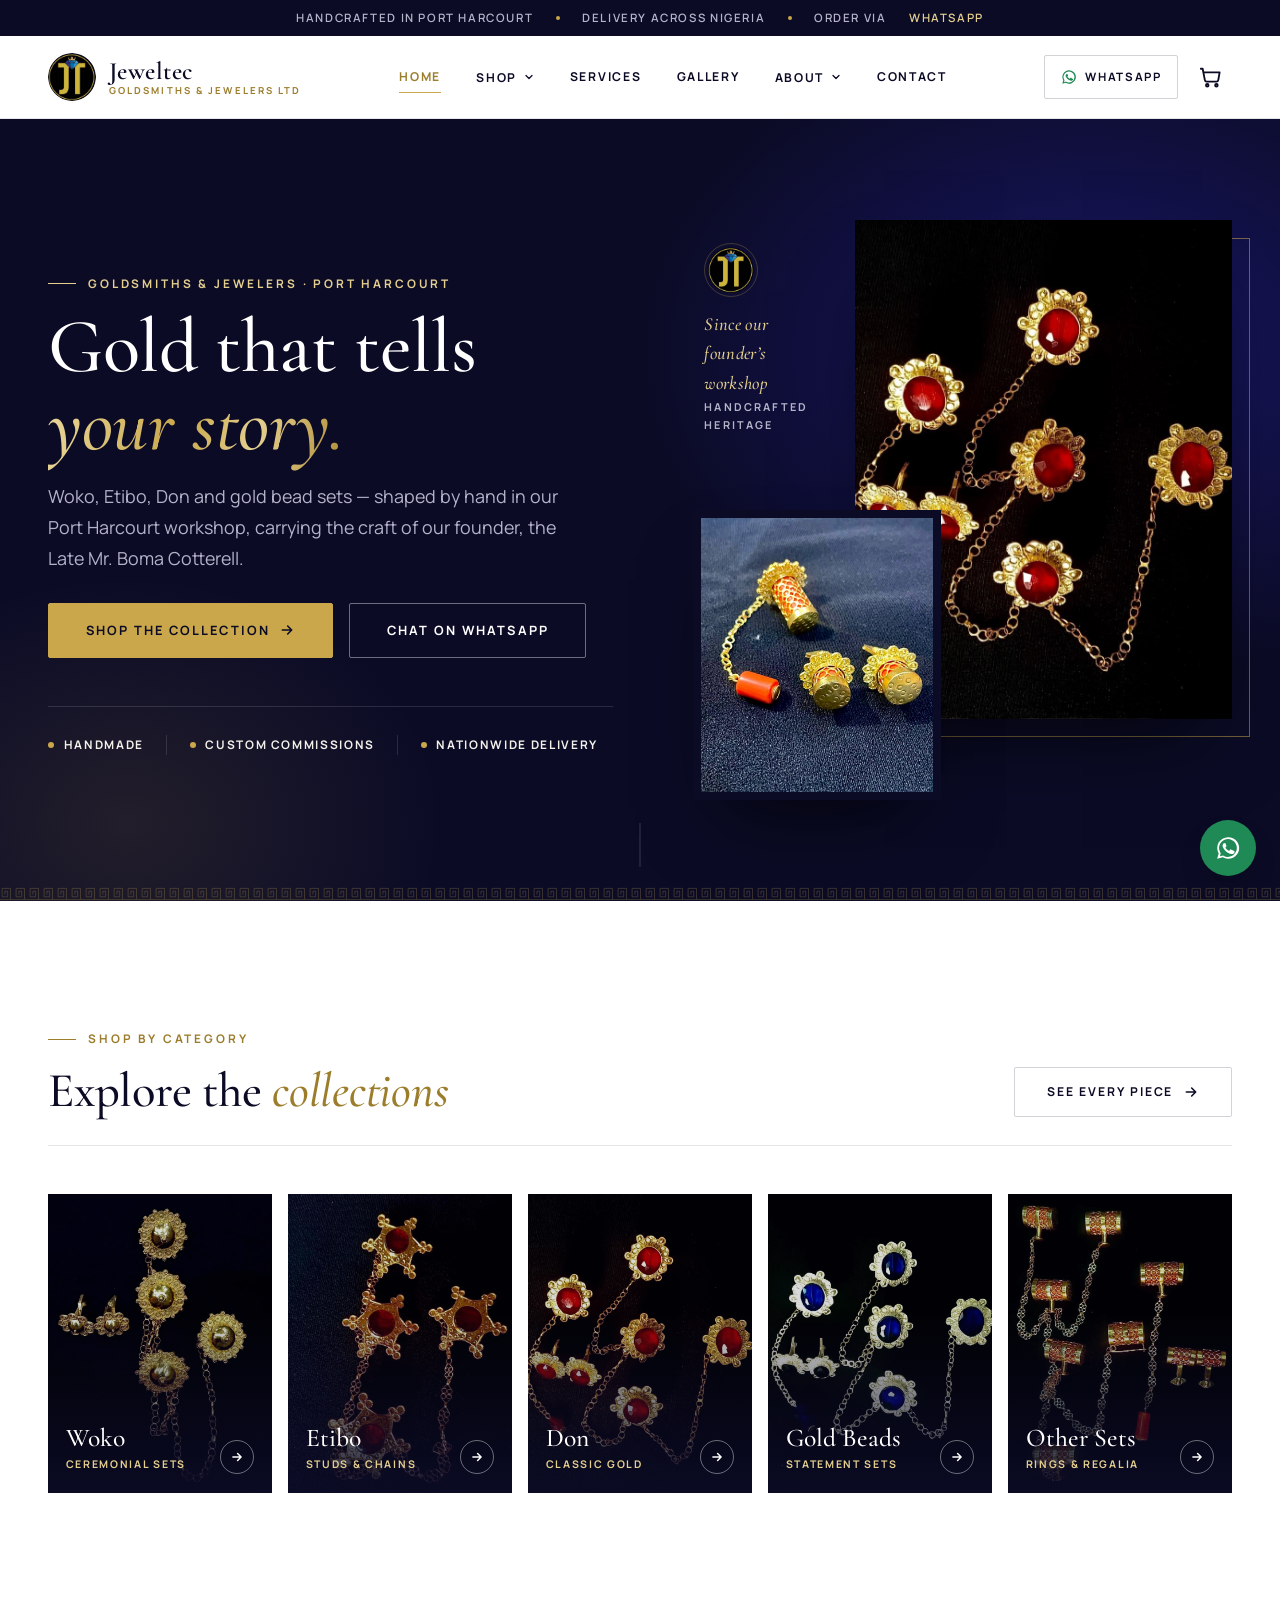
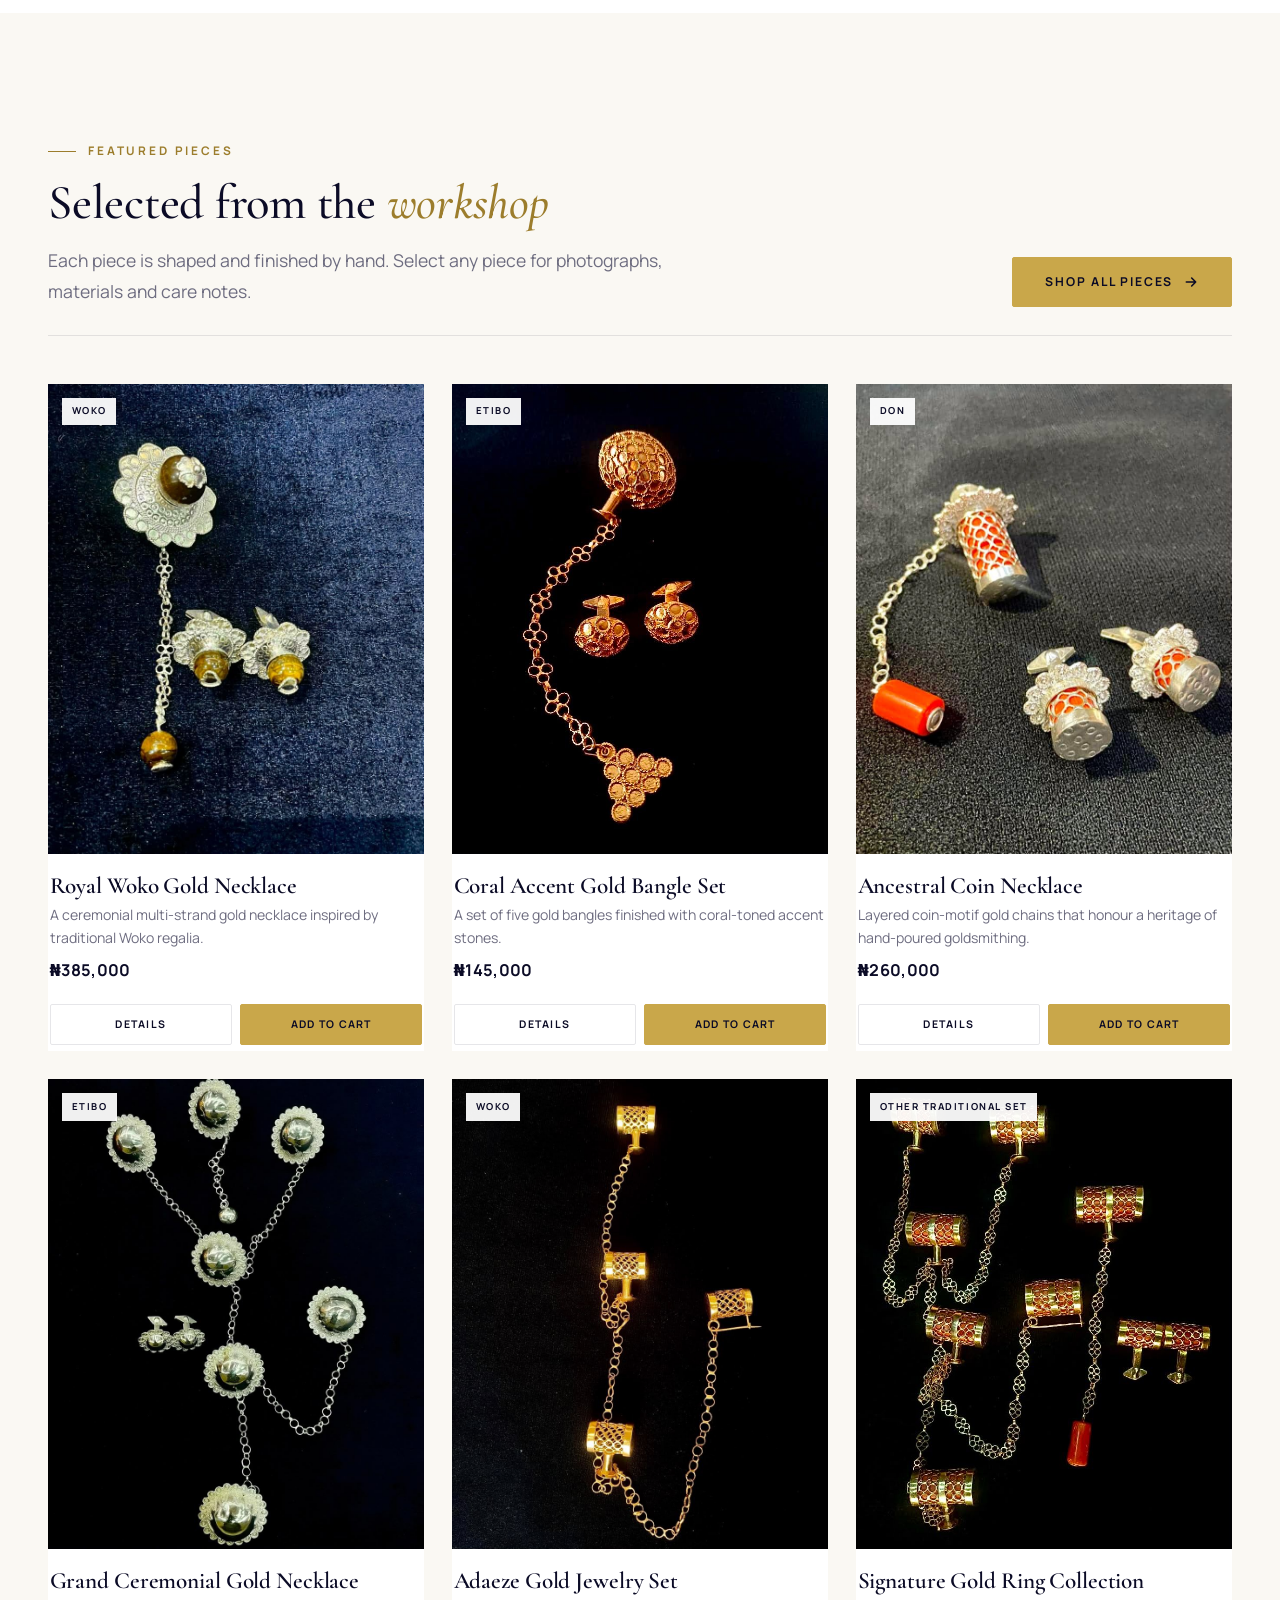
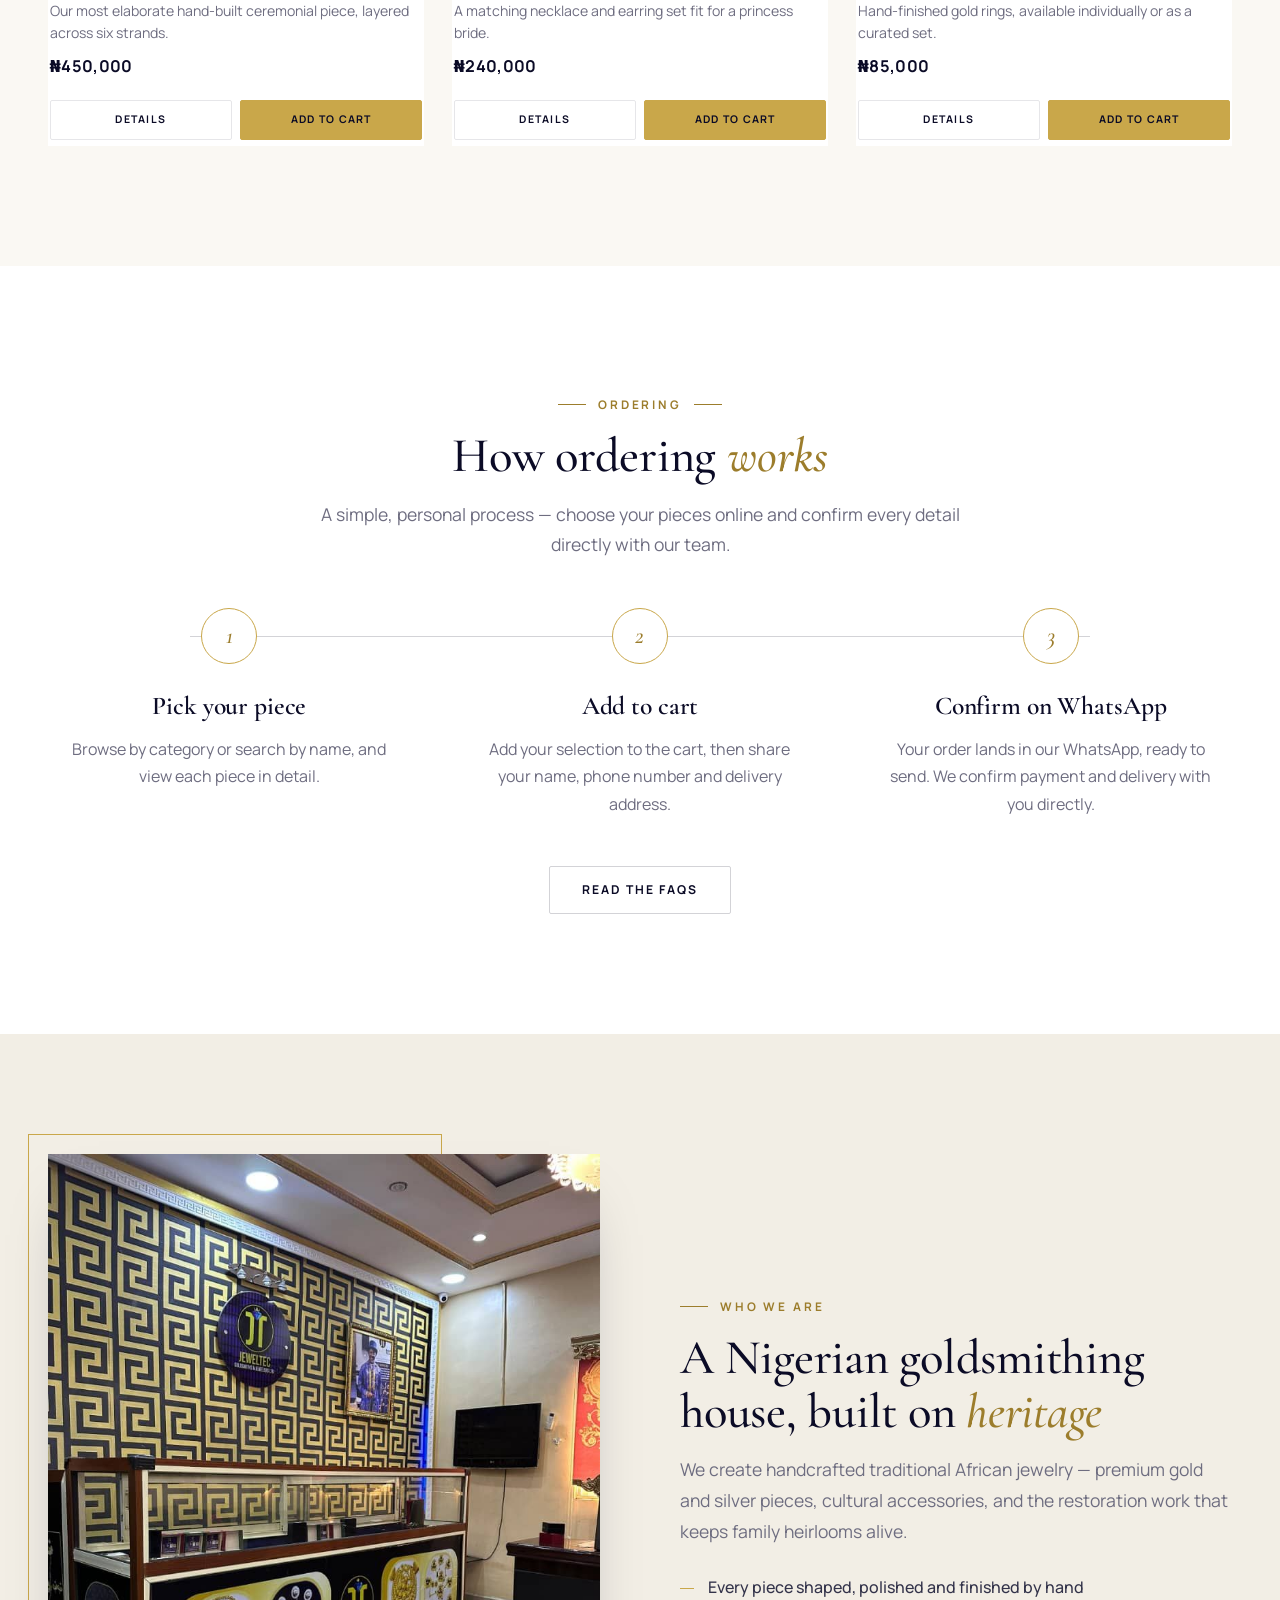
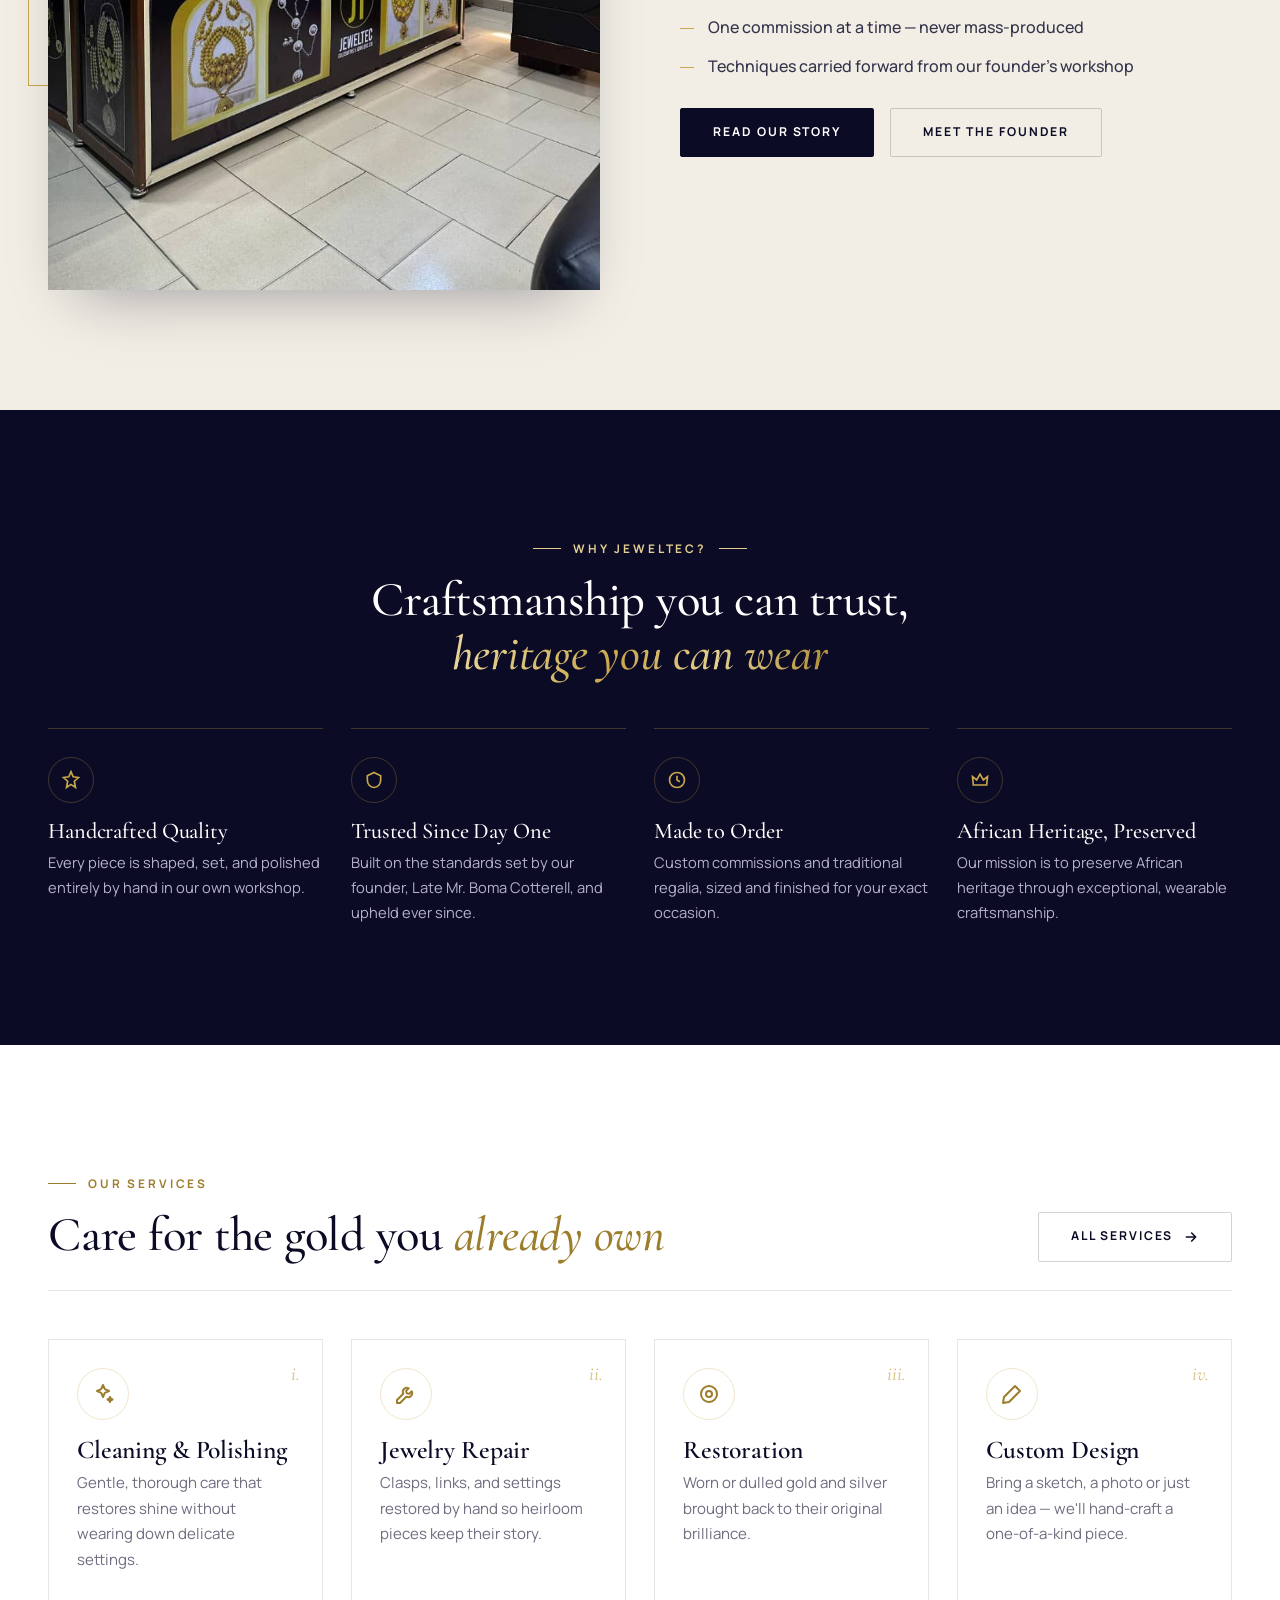
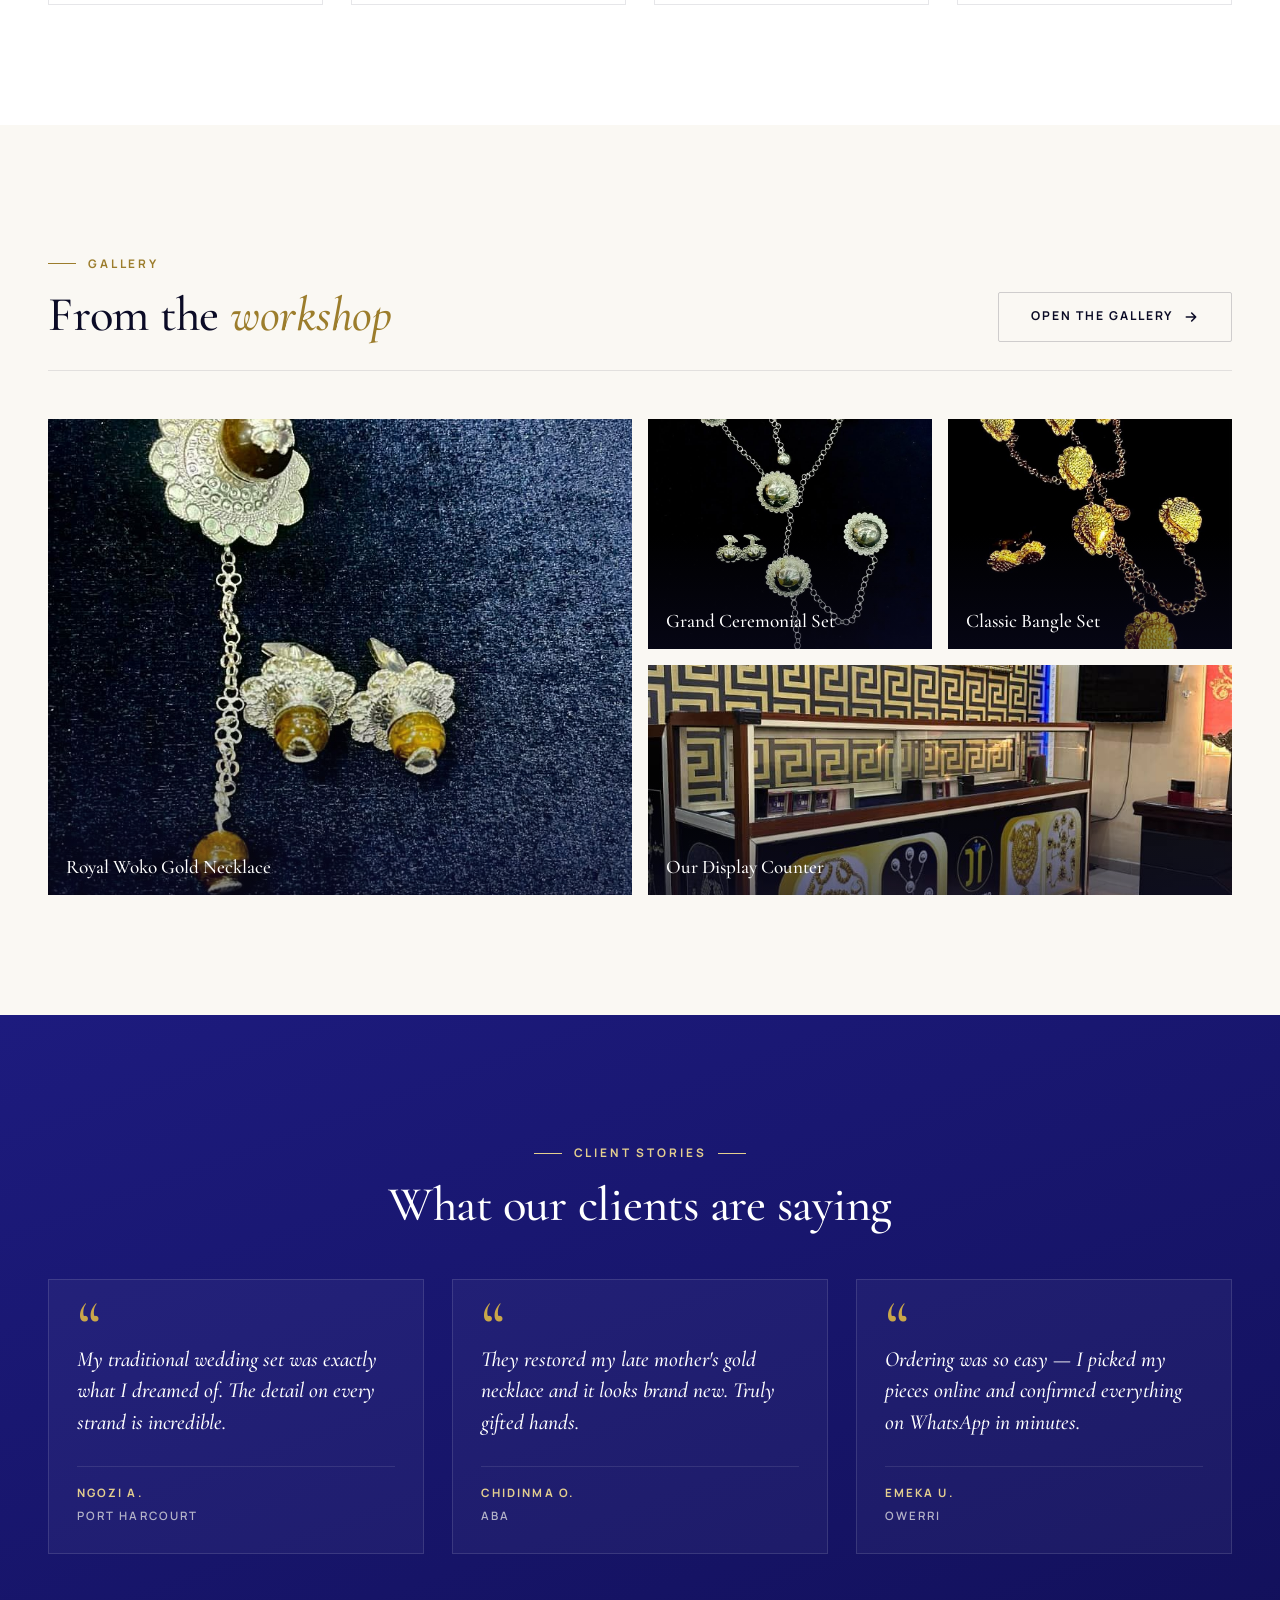
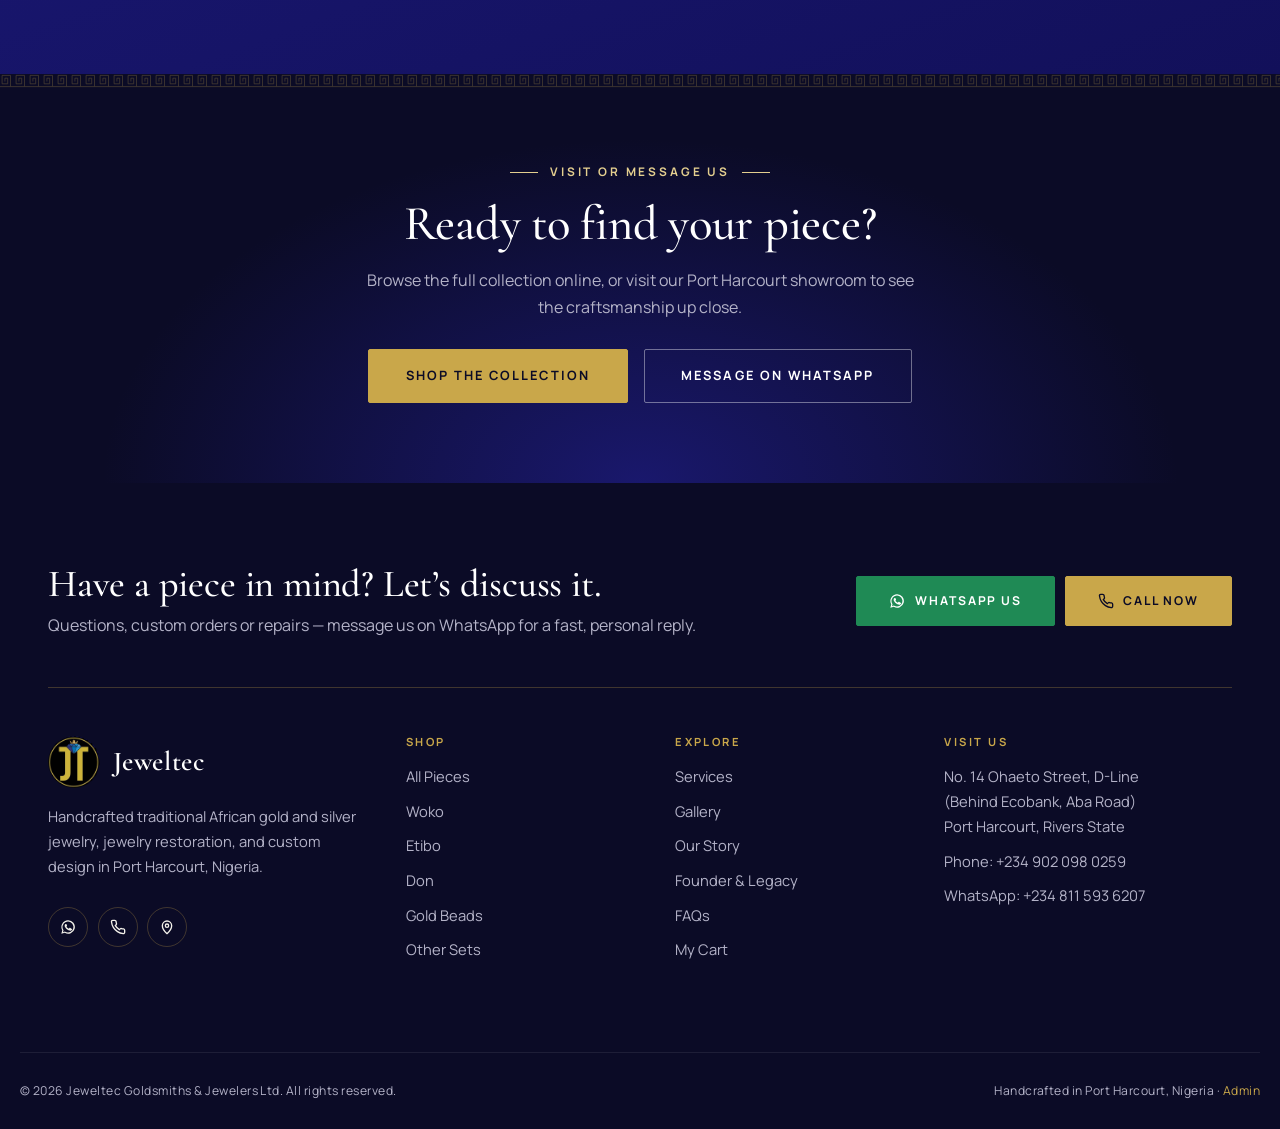
<file: jeweltec-website/index.html>
<!DOCTYPE html>
<html lang="en">
<head>
<meta charset="UTF-8">
<meta name="viewport" content="width=device-width, initial-scale=1.0">
<title>Jeweltec Goldsmiths & Jewelers Ltd | Handcrafted African Gold Jewelry, Port Harcourt</title>
<meta name="description" content="Jeweltec Goldsmiths & Jewelers Ltd creates handcrafted traditional African gold and silver jewelry in Port Harcourt, Nigeria — plus jewelry restoration, polishing, repairs, and custom design.">
<link rel="preconnect" href="https://fonts.googleapis.com">
<link rel="preconnect" href="https://fonts.gstatic.com" crossorigin>
<link href="https://fonts.googleapis.com/css2?family=Cormorant+Garamond:ital,wght@0,400;0,500;0,600;0,700;1,400;1,500;1,600&family=Manrope:wght@400;500;600;700;800&display=swap" rel="stylesheet">
<link rel="icon" type="image/png" href="assets/images/brand/logo-badge.png">
<link rel="stylesheet" href="style.css">
</head>
<body>

<!-- ================= HEADER / NAVIGATION ================= -->
<a class="skip-link" href="#main">Skip to content</a>

<div class="announce" aria-label="Announcements">
  <span>Handcrafted in Port Harcourt</span><span>Delivery across Nigeria</span><span>Order via <a href="https://wa.me/2348115936207" target="_blank" rel="noopener">WhatsApp</a></span>
</div>

<header class="site-header">
  <div class="wrap nav">
    <a href="index.html" class="nav-brand">
      <img src="assets/images/brand/logo-badge.png" alt="Jeweltec Goldsmiths &amp; Jewelers logo">
      <span class="nav-brand-text"><strong>Jeweltec</strong><span>Goldsmiths &amp; Jewelers Ltd</span></span>
    </a>
    <nav class="nav-links" aria-label="Primary">
      <a href="index.html">Home</a>
      <div class="nav-item has-menu" data-pages="products.html,product.html">
        <button class="nav-trigger" aria-expanded="false" aria-haspopup="true">Shop <svg class="chev" viewBox="0 0 24 24" fill="none" stroke="currentColor" stroke-width="2.5" stroke-linecap="round" stroke-linejoin="round"><path d="M6 9l6 6 6-6"/></svg></button>
        <div class="nav-menu nav-menu--shop">
          <a href="products.html?category=WOKO"><img src="assets/images/products/product-06.jpg" alt="" loading="lazy"><span><strong>Woko</strong><small>Ceremonial button sets</small></span></a><a href="products.html?category=ETIBO"><img src="assets/images/products/product-17.jpg" alt="" loading="lazy"><span><strong>Etibo</strong><small>Studs, chains & accents</small></span></a><a href="products.html?category=DON"><img src="assets/images/products/product-08.jpg" alt="" loading="lazy"><span><strong>Don</strong><small>Classic gold sets</small></span></a><a href="products.html?category=GOLD+BEADS"><img src="assets/images/products/product-09.jpg" alt="" loading="lazy"><span><strong>Gold Beads</strong><small>Statement bead sets</small></span></a><a href="products.html?category=OTHER+TRADITIONAL+SET"><img src="assets/images/products/product-15.jpg" alt="" loading="lazy"><span><strong>Other Sets</strong><small>Rings & regalia</small></span></a>
          <a href="products.html" class="menu-all">See every piece <svg class="arrow" viewBox="0 0 24 24" fill="none" stroke="currentColor" stroke-width="2.4" stroke-linecap="round" stroke-linejoin="round"><path d="M5 12h14M13 6l6 6-6 6"/></svg></a>
        </div>
      </div>
      <a href="services.html">Services</a>
      <a href="gallery.html">Gallery</a>
      <div class="nav-item has-menu" data-pages="about.html,legacy.html,faq.html">
        <button class="nav-trigger" aria-expanded="false" aria-haspopup="true">About <svg class="chev" viewBox="0 0 24 24" fill="none" stroke="currentColor" stroke-width="2.5" stroke-linecap="round" stroke-linejoin="round"><path d="M6 9l6 6 6-6"/></svg></button>
        <div class="nav-menu">
          <a href="about.html"><span class="mi-icon"><svg viewBox="0 0 24 24" fill="none" stroke="currentColor" stroke-width="2" stroke-linecap="round"><circle cx="12" cy="12" r="9"/><path d="M12 11v6M12 7.5v.5"/></svg></span><span><strong>Our Story</strong><small>Who we are &amp; what we stand for</small></span></a>
          <a href="legacy.html"><span class="mi-icon"><svg viewBox="0 0 24 24" fill="none" stroke="currentColor" stroke-width="2" stroke-linecap="round" stroke-linejoin="round"><path d="M3 18h18M4 18l-1-10 5 4 4-7 4 7 5-4-1 10"/></svg></span><span><strong>Founder &amp; Legacy</strong><small>The man behind the gold</small></span></a>
          <a href="faq.html"><span class="mi-icon"><svg viewBox="0 0 24 24" fill="none" stroke="currentColor" stroke-width="2" stroke-linecap="round"><circle cx="12" cy="12" r="9"/><path d="M9.5 9.5a2.5 2.5 0 1 1 3.5 2.3c-.6.3-1 .9-1 1.6v.6M12 17.5v.01"/></svg></span><span><strong>FAQs</strong><small>Ordering, payment &amp; delivery</small></span></a>
        </div>
      </div>
      <a href="contact.html">Contact</a>
    </nav>
    <div class="nav-actions">
      <a href="https://wa.me/2348115936207" target="_blank" rel="noopener" class="nav-whatsapp" aria-label="Chat on WhatsApp"><svg viewBox="0 0 24 24" fill="currentColor"><path d="M12 2a10 10 0 0 0-8.6 15L2 22l5.2-1.4A10 10 0 1 0 12 2zm0 18.2a8.2 8.2 0 0 1-4.2-1.1l-.3-.2-3 .8.8-2.9-.2-.3A8.2 8.2 0 1 1 12 20.2zm4.5-6.1c-.2-.1-1.5-.7-1.7-.8-.2-.1-.4-.1-.6.1-.2.2-.7.8-.8 1-.2.2-.3.2-.5.1-.2-.1-1-.4-1.9-1.2-.7-.6-1.2-1.4-1.3-1.6-.1-.2 0-.4.1-.5l.4-.4c.1-.1.2-.3.3-.4.1-.2 0-.3 0-.5s-.6-1.5-.8-2c-.2-.5-.4-.4-.6-.4h-.5c-.2 0-.5.1-.7.3-.2.2-.9.9-.9 2.2s1 2.5 1.1 2.7c.1.2 1.9 3 4.7 4.1.7.3 1.2.5 1.6.6.7.2 1.3.2 1.8.1.5-.1 1.5-.6 1.7-1.2.2-.6.2-1.1.2-1.2-.1-.2-.3-.2-.6-.4z"/></svg><span>WhatsApp</span></a>
      <a href="cart.html" class="cart-icon-link" aria-label="View cart">
        <svg viewBox="0 0 24 24" fill="none" stroke="currentColor" stroke-width="2" stroke-linecap="round" stroke-linejoin="round"><circle cx="9" cy="21" r="1.4"/><circle cx="19" cy="21" r="1.4"/><path d="M2 3h2l2.4 12.4A2 2 0 0 0 8.4 17H19a2 2 0 0 0 2-1.6L22.5 7H5.1"/></svg>
        <span class="cart-count">0</span>
      </a>
      <button class="nav-toggle" aria-label="Open menu" aria-expanded="false">
        <span></span><span></span><span></span>
      </button>
    </div>
  </div>
  <div class="mobile-nav-panel">
    <p class="m-label">Menu</p>
    <div class="m-tiles">
      <a class="m-tile" href="index.html"><svg viewBox="0 0 24 24" fill="none" stroke="currentColor" stroke-width="2" stroke-linecap="round" stroke-linejoin="round"><path d="M3 11l9-7 9 7v9a1 1 0 0 1-1 1h-5v-6h-6v6H4a1 1 0 0 1-1-1z"/></svg>Home</a>
      <a class="m-tile" href="products.html"><svg viewBox="0 0 24 24" fill="none" stroke="currentColor" stroke-width="2" stroke-linecap="round" stroke-linejoin="round"><path d="M6 3h12l3 6-9 12L3 9z"/><path d="M3 9h18M9 3l3 6 3-6M12 9v12"/></svg>Shop All</a>
      <a class="m-tile" href="services.html"><svg viewBox="0 0 24 24" fill="none" stroke="currentColor" stroke-width="2" stroke-linecap="round" stroke-linejoin="round"><path d="M14.7 6.3a4 4 0 0 0-5.4 5.4L3 18v3h3l6.3-6.3a4 4 0 0 0 5.4-5.4l-2.6 2.6-2.4-.6-.6-2.4z"/></svg>Services</a>
      <a class="m-tile" href="gallery.html"><svg viewBox="0 0 24 24" fill="none" stroke="currentColor" stroke-width="2" stroke-linecap="round" stroke-linejoin="round"><rect x="3" y="3" width="18" height="18" rx="3"/><circle cx="9" cy="9" r="2"/><path d="M21 15l-5-5L5 21"/></svg>Gallery</a>
      <a class="m-tile" href="about.html"><svg viewBox="0 0 24 24" fill="none" stroke="currentColor" stroke-width="2" stroke-linecap="round"><circle cx="12" cy="12" r="9"/><path d="M12 11v6M12 7.5v.5"/></svg>Our Story</a>
      <a class="m-tile" href="legacy.html"><svg viewBox="0 0 24 24" fill="none" stroke="currentColor" stroke-width="2" stroke-linecap="round" stroke-linejoin="round"><path d="M3 18h18M4 18l-1-10 5 4 4-7 4 7 5-4-1 10"/></svg>Founder &amp; Legacy</a>
      <a class="m-tile" href="faq.html"><svg viewBox="0 0 24 24" fill="none" stroke="currentColor" stroke-width="2" stroke-linecap="round"><circle cx="12" cy="12" r="9"/><path d="M9.5 9.5a2.5 2.5 0 1 1 3.5 2.3c-.6.3-1 .9-1 1.6v.6M12 17.5v.01"/></svg>FAQs</a>
      <a class="m-tile" href="contact.html"><svg viewBox="0 0 24 24" fill="none" stroke="currentColor" stroke-width="2" stroke-linecap="round" stroke-linejoin="round"><rect x="3" y="5" width="18" height="14" rx="2"/><path d="M3 7l9 6 9-6"/></svg>Contact</a>
    </div>
    <p class="m-label">Shop by category</p>
    <div class="m-chips">
      <a href="products.html?category=WOKO">Woko</a><a href="products.html?category=ETIBO">Etibo</a><a href="products.html?category=DON">Don</a><a href="products.html?category=GOLD+BEADS">Gold Beads</a><a href="products.html?category=OTHER+TRADITIONAL+SET">Other Sets</a>
    </div>
    <div class="m-contact">
      <a href="https://wa.me/2348115936207" target="_blank" rel="noopener" class="btn btn--whatsapp btn--block"><svg viewBox="0 0 24 24" fill="currentColor"><path d="M12 2a10 10 0 0 0-8.6 15L2 22l5.2-1.4A10 10 0 1 0 12 2zm0 18.2a8.2 8.2 0 0 1-4.2-1.1l-.3-.2-3 .8.8-2.9-.2-.3A8.2 8.2 0 1 1 12 20.2zm4.5-6.1c-.2-.1-1.5-.7-1.7-.8-.2-.1-.4-.1-.6.1-.2.2-.7.8-.8 1-.2.2-.3.2-.5.1-.2-.1-1-.4-1.9-1.2-.7-.6-1.2-1.4-1.3-1.6-.1-.2 0-.4.1-.5l.4-.4c.1-.1.2-.3.3-.4.1-.2 0-.3 0-.5s-.6-1.5-.8-2c-.2-.5-.4-.4-.6-.4h-.5c-.2 0-.5.1-.7.3-.2.2-.9.9-.9 2.2s1 2.5 1.1 2.7c.1.2 1.9 3 4.7 4.1.7.3 1.2.5 1.6.6.7.2 1.3.2 1.8.1.5-.1 1.5-.6 1.7-1.2.2-.6.2-1.1.2-1.2-.1-.2-.3-.2-.6-.4z"/></svg> Chat on WhatsApp</a>
      <a href="tel:+2349020980259" class="btn btn--outline-light btn--block"><svg viewBox="0 0 24 24" fill="none" stroke="currentColor" stroke-width="2"><path d="M22 16.9v3a2 2 0 0 1-2.2 2 19.8 19.8 0 0 1-8.6-3 19.5 19.5 0 0 1-6-6 19.8 19.8 0 0 1-3-8.7A2 2 0 0 1 4.1 2h3a2 2 0 0 1 2 1.7c.1 1 .3 2 .6 3a2 2 0 0 1-.5 2L8 10a16 16 0 0 0 6 6l1.3-1.2a2 2 0 0 1 2-.5c1 .3 2 .5 3 .6a2 2 0 0 1 1.7 2z"/></svg> Call +234 902 098 0259</a>
    </div>
  </div>
</header>

<main id="main">

  <!-- ================= HERO ================= -->
  <section class="hero">
    <div class="wrap hero-grid">
      <div class="hero-content">
        <span class="eyebrow eyebrow--ghost">Goldsmiths &amp; Jewelers &middot; Port Harcourt</span>
        <h1>Gold that tells <span class="text-gold">your story.</span></h1>
        <p class="lede">Woko, Etibo, Don and gold bead sets &mdash; shaped by hand in our Port Harcourt workshop, carrying the craft of our founder, the Late Mr. Boma Cotterell.</p>
        <div class="hero-actions">
          <a href="products.html" class="btn btn--gold btn--lg">Shop the Collection <svg class="arrow" viewBox="0 0 24 24" fill="none" stroke="currentColor" stroke-width="2.4" stroke-linecap="round" stroke-linejoin="round"><path d="M5 12h14M13 6l6 6-6 6"/></svg></a>
          <a href="https://wa.me/2348115936207" target="_blank" rel="noopener" class="btn btn--outline-light btn--lg">Chat on WhatsApp</a>
        </div>
        <ul class="hero-stats">
          <li><i></i>Handmade</li>
          <li><i></i>Custom Commissions</li>
          <li><i></i>Nationwide Delivery</li>
        </ul>
      </div>

      <div class="hero-collage" aria-hidden="true">
        <span class="frame-line"></span>
        <div class="photo photo--a"><img src="assets/images/products/product-08.jpg" alt=""></div>
        <div class="photo photo--b"><img src="assets/images/products/product-04.jpg" alt=""></div>
        <div class="hero-seal"><img src="assets/images/brand/logo-badge.png" alt=""><span><strong>Since our founder&rsquo;s workshop</strong>Handcrafted heritage</span></div>
      </div>
    </div>
    <span class="hero-scroll" aria-hidden="true"></span>
  </section>

  

  <!-- ================= SHOP BY CATEGORY ================= -->
  <section class="section">
    <div class="wrap">
      <div class="section-intro section-intro--split reveal">
        <div>
          <span class="eyebrow">Shop by Category</span>
          <h2>Explore the <span class="hl">collections</span></h2>
        </div>
        <a href="products.html" class="btn btn--outline">See every piece <svg class="arrow" viewBox="0 0 24 24" fill="none" stroke="currentColor" stroke-width="2.4" stroke-linecap="round" stroke-linejoin="round"><path d="M5 12h14M13 6l6 6-6 6"/></svg></a>
      </div>
      <div class="cat-grid">
        <a class="cat-tile reveal" href="products.html?category=WOKO">
          <span class="cat-tile__img"><img src="assets/images/products/product-06.jpg" alt="Woko gold set" loading="lazy"></span>
          <span class="cat-tile__label"><span><strong>Woko</strong><small>Ceremonial sets</small></span><span class="cat-tile__go"><svg viewBox="0 0 24 24" fill="none" stroke="currentColor" stroke-width="2.6" stroke-linecap="round" stroke-linejoin="round"><path d="M5 12h14M13 6l6 6-6 6"/></svg></span></span>
        </a>
        <a class="cat-tile reveal" href="products.html?category=ETIBO">
          <span class="cat-tile__img"><img src="assets/images/products/product-17.jpg" alt="Etibo gold set" loading="lazy"></span>
          <span class="cat-tile__label"><span><strong>Etibo</strong><small>Studs &amp; chains</small></span><span class="cat-tile__go"><svg viewBox="0 0 24 24" fill="none" stroke="currentColor" stroke-width="2.6" stroke-linecap="round" stroke-linejoin="round"><path d="M5 12h14M13 6l6 6-6 6"/></svg></span></span>
        </a>
        <a class="cat-tile reveal" href="products.html?category=DON">
          <span class="cat-tile__img"><img src="assets/images/products/product-08.jpg" alt="Don gold set" loading="lazy"></span>
          <span class="cat-tile__label"><span><strong>Don</strong><small>Classic gold</small></span><span class="cat-tile__go"><svg viewBox="0 0 24 24" fill="none" stroke="currentColor" stroke-width="2.6" stroke-linecap="round" stroke-linejoin="round"><path d="M5 12h14M13 6l6 6-6 6"/></svg></span></span>
        </a>
        <a class="cat-tile reveal" href="products.html?category=GOLD+BEADS">
          <span class="cat-tile__img"><img src="assets/images/products/product-09.jpg" alt="Gold beads set" loading="lazy"></span>
          <span class="cat-tile__label"><span><strong>Gold Beads</strong><small>Statement sets</small></span><span class="cat-tile__go"><svg viewBox="0 0 24 24" fill="none" stroke="currentColor" stroke-width="2.6" stroke-linecap="round" stroke-linejoin="round"><path d="M5 12h14M13 6l6 6-6 6"/></svg></span></span>
        </a>
        <a class="cat-tile reveal" href="products.html?category=OTHER+TRADITIONAL+SET">
          <span class="cat-tile__img"><img src="assets/images/products/product-15.jpg" alt="Other traditional sets" loading="lazy"></span>
          <span class="cat-tile__label"><span><strong>Other Sets</strong><small>Rings &amp; regalia</small></span><span class="cat-tile__go"><svg viewBox="0 0 24 24" fill="none" stroke="currentColor" stroke-width="2.6" stroke-linecap="round" stroke-linejoin="round"><path d="M5 12h14M13 6l6 6-6 6"/></svg></span></span>
        </a>
      </div>
    </div>
  </section>

  <!-- ================= FEATURED PRODUCTS ================= -->
  <section class="section section--ivory">
    <div class="wrap">
      <div class="section-intro section-intro--split reveal">
        <div>
          <span class="eyebrow">Featured Pieces</span>
          <h2>Selected from the <span class="hl">workshop</span></h2>
          <p class="lede" style="margin-top: var(--space-sm); margin-bottom: 0;">Each piece is shaped and finished by hand. Select any piece for photographs, materials and care notes.</p>
        </div>
        <a href="products.html" class="btn btn--gold">Shop all pieces <svg class="arrow" viewBox="0 0 24 24" fill="none" stroke="currentColor" stroke-width="2.4" stroke-linecap="round" stroke-linejoin="round"><path d="M5 12h14M13 6l6 6-6 6"/></svg></a>
      </div>
      <div class="grid grid-3" id="featured-grid"></div>
    </div>
  </section>

  <!-- ================= HOW ORDERING WORKS ================= -->
  <section class="section">
    <div class="wrap">
      <div class="section-intro reveal">
        <span class="eyebrow">Ordering</span>
        <h2>How ordering <span class="hl">works</span></h2>
        <p class="lede">A simple, personal process &mdash; choose your pieces online and confirm every detail directly with our team.</p>
      </div>
      <div class="steps-wrap">
        <div class="steps">
          <div class="step-card reveal">
            <div class="step-num">1</div>
            <svg class="step-icon" viewBox="0 0 24 24" fill="none" stroke="currentColor" stroke-width="1.8" stroke-linecap="round" stroke-linejoin="round"><circle cx="11" cy="11" r="7"/><path d="M21 21l-4.3-4.3"/></svg>
            <h3>Pick your piece</h3>
            <p>Browse by category or search by name, and view each piece in detail.</p>
          </div>
          <div class="step-card reveal">
            <div class="step-num">2</div>
            <svg class="step-icon" viewBox="0 0 24 24" fill="none" stroke="currentColor" stroke-width="1.8" stroke-linecap="round" stroke-linejoin="round"><circle cx="9" cy="21" r="1.4"/><circle cx="19" cy="21" r="1.4"/><path d="M2 3h2l2.4 12.4A2 2 0 0 0 8.4 17H19a2 2 0 0 0 2-1.6L22.5 7H5.1"/></svg>
            <h3>Add to cart</h3>
            <p>Add your selection to the cart, then share your name, phone number and delivery address.</p>
          </div>
          <div class="step-card reveal">
            <div class="step-num">3</div>
            <svg class="step-icon" viewBox="0 0 24 24" fill="currentColor" style="color: var(--green);"><path d="M12 2a10 10 0 0 0-8.6 15L2 22l5.2-1.4A10 10 0 1 0 12 2zm0 18.2a8.2 8.2 0 0 1-4.2-1.1l-.3-.2-3 .8.8-2.9-.2-.3A8.2 8.2 0 1 1 12 20.2zm4.5-6.1c-.2-.1-1.5-.7-1.7-.8-.2-.1-.4-.1-.6.1-.2.2-.7.8-.8 1-.2.2-.3.2-.5.1-.2-.1-1-.4-1.9-1.2-.7-.6-1.2-1.4-1.3-1.6-.1-.2 0-.4.1-.5l.4-.4c.1-.1.2-.3.3-.4.1-.2 0-.3 0-.5s-.6-1.5-.8-2c-.2-.5-.4-.4-.6-.4h-.5c-.2 0-.5.1-.7.3-.2.2-.9.9-.9 2.2s1 2.5 1.1 2.7c.1.2 1.9 3 4.7 4.1.7.3 1.2.5 1.6.6.7.2 1.3.2 1.8.1.5-.1 1.5-.6 1.7-1.2.2-.6.2-1.1.2-1.2-.1-.2-.3-.2-.6-.4z"/></svg>
            <h3>Confirm on WhatsApp</h3>
            <p>Your order lands in our WhatsApp, ready to send. We confirm payment and delivery with you directly.</p>
          </div>
        </div>
      </div>
      <div class="center" style="margin-top: var(--space-lg);">
        <a href="faq.html" class="btn btn--outline">Read the FAQs</a>
      </div>
    </div>
  </section>

  <!-- ================= COMPANY INTRODUCTION ================= -->
  <section class="section section--pale">
    <div class="wrap intro-split">
      <figure class="reveal">
        <div class="frame-accent"></div>
        <img src="assets/images/brand/showroom.jpg" alt="Jeweltec showroom display counter in Port Harcourt">
        
      </figure>
      <div class="reveal">
        <span class="eyebrow">Who We Are</span>
        <h2>A Nigerian goldsmithing house, built on <span class="hl">heritage</span></h2>
        <p class="lede">We create handcrafted traditional African jewelry &mdash; premium gold and silver pieces, cultural accessories, and the restoration work that keeps family heirlooms alive.</p>
        <ul class="check-list">
          <li>Every piece shaped, polished and finished by hand</li>
          <li>One commission at a time &mdash; never mass-produced</li>
          <li>Techniques carried forward from our founder's workshop</li>
        </ul>
        <div class="hero-actions">
          <a href="about.html" class="btn btn--blue">Read Our Story</a>
          <a href="legacy.html" class="btn btn--outline">Meet the Founder</a>
        </div>
      </div>
    </div>
  </section>

  <!-- ================= WHY CHOOSE JEWELTEC ================= -->
  <section class="section section--ink">
    <div class="wrap">
      <div class="section-intro reveal">
        <span class="eyebrow">Why Jeweltec?</span>
        <h2>Craftsmanship you can trust, <span class="text-gold">heritage you can wear</span></h2>
      </div>
      <div class="grid grid-4">
        <div class="value-card reveal">
          <span class="icon"><svg viewBox="0 0 24 24" fill="none" stroke="currentColor" stroke-width="2"><path d="M12 2l2.6 6.2L21 9l-5 4.5L17.4 21 12 17.3 6.6 21 8 13.5 3 9l6.4-0.8z"/></svg></span>
          <h4>Handcrafted Quality</h4>
          <p>Every piece is shaped, set, and polished entirely by hand in our own workshop.</p>
        </div>
        <div class="value-card reveal">
          <span class="icon"><svg viewBox="0 0 24 24" fill="none" stroke="currentColor" stroke-width="2"><path d="M12 3l8 4v5c0 5-3.4 8.7-8 9-4.6-.3-8-4-8-9V7l8-4z"/></svg></span>
          <h4>Trusted Since Day One</h4>
          <p>Built on the standards set by our founder, Late Mr. Boma Cotterell, and upheld ever since.</p>
        </div>
        <div class="value-card reveal">
          <span class="icon"><svg viewBox="0 0 24 24" fill="none" stroke="currentColor" stroke-width="2"><circle cx="12" cy="12" r="9"/><path d="M12 7v5l3.5 2"/></svg></span>
          <h4>Made to Order</h4>
          <p>Custom commissions and traditional regalia, sized and finished for your exact occasion.</p>
        </div>
        <div class="value-card reveal">
          <span class="icon"><svg viewBox="0 0 24 24" fill="none" stroke="currentColor" stroke-width="2"><path d="M3 18h18M4 18l-1-10 5 4 4-7 4 7 5-4-1 10"/></svg></span>
          <h4>African Heritage, Preserved</h4>
          <p>Our mission is to preserve African heritage through exceptional, wearable craftsmanship.</p>
        </div>
      </div>
    </div>
  </section>

  <!-- ================= SERVICES ================= -->
  <section class="section">
    <div class="wrap">
      <div class="section-intro section-intro--split reveal">
        <div>
          <span class="eyebrow">Our Services</span>
          <h2>Care for the gold you <span class="hl">already own</span></h2>
        </div>
        <a href="services.html" class="btn btn--outline">All services <svg class="arrow" viewBox="0 0 24 24" fill="none" stroke="currentColor" stroke-width="2.4" stroke-linecap="round" stroke-linejoin="round"><path d="M5 12h14M13 6l6 6-6 6"/></svg></a>
      </div>
      <div class="grid grid-4">
        <a href="services.html" class="service-card reveal">
          <span class="card-num">i.</span>
          <span class="icon"><svg viewBox="0 0 24 24" fill="none" stroke="currentColor" stroke-width="2" stroke-linecap="round" stroke-linejoin="round"><path d="M12 3l1.8 4.2L18 9l-4.2 1.8L12 15l-1.8-4.2L6 9l4.2-1.8z"/><path d="M19 15l.8 1.7 1.7.8-1.7.8L19 20l-.8-1.7-1.7-.8 1.7-.8z"/></svg></span>
          <h3>Cleaning &amp; Polishing</h3>
          <p>Gentle, thorough care that restores shine without wearing down delicate settings.</p>
        </a>
        <a href="services.html" class="service-card reveal">
          <span class="card-num">ii.</span>
          <span class="icon"><svg viewBox="0 0 24 24" fill="none" stroke="currentColor" stroke-width="2" stroke-linecap="round" stroke-linejoin="round"><path d="M14.7 6.3a4 4 0 0 0-5.4 5.4L3 18v3h3l6.3-6.3a4 4 0 0 0 5.4-5.4l-2.6 2.6-2.4-.6-.6-2.4z"/></svg></span>
          <h3>Jewelry Repair</h3>
          <p>Clasps, links, and settings restored by hand so heirloom pieces keep their story.</p>
        </a>
        <a href="services.html" class="service-card reveal">
          <span class="card-num">iii.</span>
          <span class="icon"><svg viewBox="0 0 24 24" fill="none" stroke="currentColor" stroke-width="2"><circle cx="12" cy="12" r="8"/><circle cx="12" cy="12" r="3"/></svg></span>
          <h3>Restoration</h3>
          <p>Worn or dulled gold and silver brought back to their original brilliance.</p>
        </a>
        <a href="services.html" class="service-card reveal">
          <span class="card-num">iv.</span>
          <span class="icon"><svg viewBox="0 0 24 24" fill="none" stroke="currentColor" stroke-width="2" stroke-linecap="round" stroke-linejoin="round"><path d="M3 21l6-1 11-11-5-5L4 15l-1 6z"/></svg></span>
          <h3>Custom Design</h3>
          <p>Bring a sketch, a photo or just an idea &mdash; we'll hand-craft a one-of-a-kind piece.</p>
        </a>
      </div>
    </div>
  </section>

  <!-- ================= GALLERY PREVIEW ================= -->
  <section class="section section--ivory">
    <div class="wrap">
      <div class="section-intro section-intro--split reveal">
        <div>
          <span class="eyebrow">Gallery</span>
          <h2>From the <span class="hl">workshop</span></h2>
        </div>
        <a href="gallery.html" class="btn btn--outline">Open the gallery <svg class="arrow" viewBox="0 0 24 24" fill="none" stroke="currentColor" stroke-width="2.4" stroke-linecap="round" stroke-linejoin="round"><path d="M5 12h14M13 6l6 6-6 6"/></svg></a>
      </div>
      <div class="gallery-grid gallery-grid--bento">
        <a class="gallery-item reveal" href="gallery.html"><img src="assets/images/gallery/gallery-01.jpg" alt="Royal Woko gold necklace" loading="lazy"><span class="gallery-caption">Royal Woko Gold Necklace</span></a>
        <a class="gallery-item reveal" href="gallery.html"><img src="assets/images/gallery/gallery-03.jpg" alt="Grand ceremonial set" loading="lazy"><span class="gallery-caption">Grand Ceremonial Set</span></a>
        <a class="gallery-item reveal" href="gallery.html"><img src="assets/images/gallery/gallery-06.jpg" alt="Classic gold set" loading="lazy"><span class="gallery-caption">Classic Bangle Set</span></a>
        <a class="gallery-item reveal" href="gallery.html"><img src="assets/images/gallery/gallery-10.jpg" alt="Jeweltec display counter" loading="lazy"><span class="gallery-caption">Our Display Counter</span></a>
      </div>
    </div>
  </section>

  <!-- ================= TESTIMONIALS ================= -->
  <section class="section section--royal">
    <div class="wrap">
      <div class="section-intro reveal">
        <span class="eyebrow">Client Stories</span>
        <h2>What our clients are saying</h2>
      </div>
      <div class="grid grid-3">
        <div class="testimonial-card reveal">
          <div class="stars">★★★★★</div>
          <p class="quote">My traditional wedding set was exactly what I dreamed of. The detail on every strand is incredible.</p>
          <p class="who" data-initial="N">Ngozi A.<span>Port Harcourt</span></p>
        </div>
        <div class="testimonial-card reveal">
          <div class="stars">★★★★★</div>
          <p class="quote">They restored my late mother's gold necklace and it looks brand new. Truly gifted hands.</p>
          <p class="who" data-initial="C">Chidinma O.<span>Aba</span></p>
        </div>
        <div class="testimonial-card reveal">
          <div class="stars">★★★★★</div>
          <p class="quote">Ordering was so easy — I picked my pieces online and confirmed everything on WhatsApp in minutes.</p>
          <p class="who" data-initial="E">Emeka U.<span>Owerri</span></p>
        </div>
      </div>
    </div>
  </section>

  <!-- ================= CALL TO ACTION ================= -->
  <section class="cta-band">
    <div class="wrap">
      <span class="eyebrow">Visit or Message Us</span>
      <h2>Ready to find your piece?</h2>
      <p>Browse the full collection online, or visit our Port Harcourt showroom to see the craftsmanship up close.</p>
      <div class="btn-row">
        <a href="products.html" class="btn btn--gold btn--lg">Shop the Collection</a>
        <a href="https://wa.me/2348115936207" target="_blank" rel="noopener" class="btn btn--outline-light btn--lg">Message on WhatsApp</a>
      </div>
    </div>
  </section>

</main>

<!-- ================= FOOTER ================= -->
<footer class="site-footer">
  <div class="wrap">
    <div class="footer-cta">
      <div>
        <h3>Have a piece in mind? Let&rsquo;s discuss it.</h3>
        <p>Questions, custom orders or repairs &mdash; message us on WhatsApp for a fast, personal reply.</p>
      </div>
      <div class="btn-row">
        <a href="https://wa.me/2348115936207" target="_blank" rel="noopener" class="btn btn--whatsapp"><svg viewBox="0 0 24 24" fill="currentColor"><path d="M12 2a10 10 0 0 0-8.6 15L2 22l5.2-1.4A10 10 0 1 0 12 2zm0 18.2a8.2 8.2 0 0 1-4.2-1.1l-.3-.2-3 .8.8-2.9-.2-.3A8.2 8.2 0 1 1 12 20.2zm4.5-6.1c-.2-.1-1.5-.7-1.7-.8-.2-.1-.4-.1-.6.1-.2.2-.7.8-.8 1-.2.2-.3.2-.5.1-.2-.1-1-.4-1.9-1.2-.7-.6-1.2-1.4-1.3-1.6-.1-.2 0-.4.1-.5l.4-.4c.1-.1.2-.3.3-.4.1-.2 0-.3 0-.5s-.6-1.5-.8-2c-.2-.5-.4-.4-.6-.4h-.5c-.2 0-.5.1-.7.3-.2.2-.9.9-.9 2.2s1 2.5 1.1 2.7c.1.2 1.9 3 4.7 4.1.7.3 1.2.5 1.6.6.7.2 1.3.2 1.8.1.5-.1 1.5-.6 1.7-1.2.2-.6.2-1.1.2-1.2-.1-.2-.3-.2-.6-.4z"/></svg> WhatsApp Us</a>
        <a href="tel:+2349020980259" class="btn btn--gold"><svg viewBox="0 0 24 24" fill="none" stroke="currentColor" stroke-width="2"><path d="M22 16.9v3a2 2 0 0 1-2.2 2 19.8 19.8 0 0 1-8.6-3 19.5 19.5 0 0 1-6-6 19.8 19.8 0 0 1-3-8.7A2 2 0 0 1 4.1 2h3a2 2 0 0 1 2 1.7c.1 1 .3 2 .6 3a2 2 0 0 1-.5 2L8 10a16 16 0 0 0 6 6l1.3-1.2a2 2 0 0 1 2-.5c1 .3 2 .5 3 .6a2 2 0 0 1 1.7 2z"/></svg> Call Now</a>
      </div>
    </div>
  </div>
  <div class="wrap footer-grid">
    <div class="footer-col">
      <div class="footer-brand">
        <img src="assets/images/brand/logo-badge.png" alt="Jeweltec logo">
        <strong>Jeweltec</strong>
      </div>
      <p>Handcrafted traditional African gold and silver jewelry, jewelry restoration, and custom design in Port Harcourt, Nigeria.</p>
      <div class="footer-social">
        <a href="https://wa.me/2348115936207" target="_blank" rel="noopener" aria-label="WhatsApp"><svg viewBox="0 0 24 24" fill="currentColor"><path d="M12 2a10 10 0 0 0-8.6 15L2 22l5.2-1.4A10 10 0 1 0 12 2zm0 18.2a8.2 8.2 0 0 1-4.2-1.1l-.3-.2-3 .8.8-2.9-.2-.3A8.2 8.2 0 1 1 12 20.2zm4.5-6.1c-.2-.1-1.5-.7-1.7-.8-.2-.1-.4-.1-.6.1-.2.2-.7.8-.8 1-.2.2-.3.2-.5.1-.2-.1-1-.4-1.9-1.2-.7-.6-1.2-1.4-1.3-1.6-.1-.2 0-.4.1-.5l.4-.4c.1-.1.2-.3.3-.4.1-.2 0-.3 0-.5s-.6-1.5-.8-2c-.2-.5-.4-.4-.6-.4h-.5c-.2 0-.5.1-.7.3-.2.2-.9.9-.9 2.2s1 2.5 1.1 2.7c.1.2 1.9 3 4.7 4.1.7.3 1.2.5 1.6.6.7.2 1.3.2 1.8.1.5-.1 1.5-.6 1.7-1.2.2-.6.2-1.1.2-1.2-.1-.2-.3-.2-.6-.4z"/></svg></a>
        <a href="tel:+2349020980259" aria-label="Call Jeweltec"><svg viewBox="0 0 24 24" fill="none" stroke="currentColor" stroke-width="2"><path d="M22 16.9v3a2 2 0 0 1-2.2 2 19.8 19.8 0 0 1-8.6-3 19.5 19.5 0 0 1-6-6 19.8 19.8 0 0 1-3-8.7A2 2 0 0 1 4.1 2h3a2 2 0 0 1 2 1.7c.1 1 .3 2 .6 3a2 2 0 0 1-.5 2L8 10a16 16 0 0 0 6 6l1.3-1.2a2 2 0 0 1 2-.5c1 .3 2 .5 3 .6a2 2 0 0 1 1.7 2z"/></svg></a>
        <a href="contact.html" aria-label="Find our showroom"><svg viewBox="0 0 24 24" fill="none" stroke="currentColor" stroke-width="2" stroke-linecap="round" stroke-linejoin="round"><path d="M12 22s7-6.5 7-12a7 7 0 0 0-14 0c0 5.5 7 12 7 12z"/><circle cx="12" cy="10" r="2.5"/></svg></a>
      </div>
    </div>
    <div class="footer-col">
      <h4>Shop</h4>
      <ul>
        <li><a href="products.html">All Pieces</a></li>
        <li><a href="products.html?category=WOKO">Woko</a></li><li><a href="products.html?category=ETIBO">Etibo</a></li><li><a href="products.html?category=DON">Don</a></li><li><a href="products.html?category=GOLD+BEADS">Gold Beads</a></li><li><a href="products.html?category=OTHER+TRADITIONAL+SET">Other Sets</a></li>
      </ul>
    </div>
    <div class="footer-col">
      <h4>Explore</h4>
      <ul>
        <li><a href="services.html">Services</a></li>
        <li><a href="gallery.html">Gallery</a></li>
        <li><a href="about.html">Our Story</a></li>
        <li><a href="legacy.html">Founder &amp; Legacy</a></li>
        <li><a href="faq.html">FAQs</a></li>
        <li><a href="cart.html">My Cart</a></li>
      </ul>
    </div>
    <div class="footer-col">
      <h4>Visit Us</h4>
      <ul>
        <li>No. 14 Ohaeto Street, D-Line<br>(Behind Ecobank, Aba Road)<br>Port Harcourt, Rivers State</li>
        <li><a href="tel:+2349020980259">Phone: +234 902 098 0259</a></li>
        <li><a href="https://wa.me/2348115936207" target="_blank" rel="noopener">WhatsApp: +234 811 593 6207</a></li>
      </ul>
    </div>
  </div>
  <div class="wrap footer-bottom">
    <span>&copy; 2026 Jeweltec Goldsmiths &amp; Jewelers Ltd. All rights reserved.</span>
    <span>Handcrafted in Port Harcourt, Nigeria &middot; <a href="admin.html">Admin</a></span>
  </div>
</footer>

<a href="https://wa.me/2348115936207" target="_blank" rel="noopener" class="fab-whatsapp" aria-label="Chat with us on WhatsApp"><svg viewBox="0 0 24 24" fill="currentColor"><path d="M12 2a10 10 0 0 0-8.6 15L2 22l5.2-1.4A10 10 0 1 0 12 2zm0 18.2a8.2 8.2 0 0 1-4.2-1.1l-.3-.2-3 .8.8-2.9-.2-.3A8.2 8.2 0 1 1 12 20.2zm4.5-6.1c-.2-.1-1.5-.7-1.7-.8-.2-.1-.4-.1-.6.1-.2.2-.7.8-.8 1-.2.2-.3.2-.5.1-.2-.1-1-.4-1.9-1.2-.7-.6-1.2-1.4-1.3-1.6-.1-.2 0-.4.1-.5l.4-.4c.1-.1.2-.3.3-.4.1-.2 0-.3 0-.5s-.6-1.5-.8-2c-.2-.5-.4-.4-.6-.4h-.5c-.2 0-.5.1-.7.3-.2.2-.9.9-.9 2.2s1 2.5 1.1 2.7c.1.2 1.9 3 4.7 4.1.7.3 1.2.5 1.6.6.7.2 1.3.2 1.8.1.5-.1 1.5-.6 1.7-1.2.2-.6.2-1.1.2-1.2-.1-.2-.3-.2-.6-.4z"/></svg><span>Chat with us</span></a>
<button class="to-top" aria-label="Back to top"><svg viewBox="0 0 24 24" fill="none" stroke="currentColor" stroke-width="2.6" stroke-linecap="round" stroke-linejoin="round"><path d="M12 19V5M5 12l7-7 7 7"/></svg></button>

<nav class="tabbar" aria-label="Quick navigation">
  <a href="index.html"><svg viewBox="0 0 24 24" fill="none" stroke="currentColor" stroke-width="2" stroke-linecap="round" stroke-linejoin="round"><path d="M3 11l9-7 9 7v9a1 1 0 0 1-1 1h-5v-6h-6v6H4a1 1 0 0 1-1-1z"/></svg>Home</a>
  <a href="products.html"><svg viewBox="0 0 24 24" fill="none" stroke="currentColor" stroke-width="2" stroke-linecap="round" stroke-linejoin="round"><path d="M6 3h12l3 6-9 12L3 9z"/><path d="M3 9h18M9 3l3 6 3-6M12 9v12"/></svg>Shop</a>
  <a href="https://wa.me/2348115936207" target="_blank" rel="noopener" class="tab-wa"><span class="wa-bubble"><svg viewBox="0 0 24 24" fill="currentColor"><path d="M12 2a10 10 0 0 0-8.6 15L2 22l5.2-1.4A10 10 0 1 0 12 2zm0 18.2a8.2 8.2 0 0 1-4.2-1.1l-.3-.2-3 .8.8-2.9-.2-.3A8.2 8.2 0 1 1 12 20.2zm4.5-6.1c-.2-.1-1.5-.7-1.7-.8-.2-.1-.4-.1-.6.1-.2.2-.7.8-.8 1-.2.2-.3.2-.5.1-.2-.1-1-.4-1.9-1.2-.7-.6-1.2-1.4-1.3-1.6-.1-.2 0-.4.1-.5l.4-.4c.1-.1.2-.3.3-.4.1-.2 0-.3 0-.5s-.6-1.5-.8-2c-.2-.5-.4-.4-.6-.4h-.5c-.2 0-.5.1-.7.3-.2.2-.9.9-.9 2.2s1 2.5 1.1 2.7c.1.2 1.9 3 4.7 4.1.7.3 1.2.5 1.6.6.7.2 1.3.2 1.8.1.5-.1 1.5-.6 1.7-1.2.2-.6.2-1.1.2-1.2-.1-.2-.3-.2-.6-.4z"/></svg></span>Chat</a>
  <a href="services.html"><svg viewBox="0 0 24 24" fill="none" stroke="currentColor" stroke-width="2" stroke-linecap="round" stroke-linejoin="round"><path d="M14.7 6.3a4 4 0 0 0-5.4 5.4L3 18v3h3l6.3-6.3a4 4 0 0 0 5.4-5.4l-2.6 2.6-2.4-.6-.6-2.4z"/></svg>Services</a>
  <a href="cart.html"><svg viewBox="0 0 24 24" fill="none" stroke="currentColor" stroke-width="2" stroke-linecap="round" stroke-linejoin="round"><circle cx="9" cy="21" r="1.4"/><circle cx="19" cy="21" r="1.4"/><path d="M2 3h2l2.4 12.4A2 2 0 0 0 8.4 17H19a2 2 0 0 0 2-1.6L22.5 7H5.1"/></svg><span class="cart-count">0</span>Cart</a>
</nav>

<script src="assets/js/products-data.js"></script>
<script src="assets/js/script.js"></script>
<script>
  // Home-page-specific: render the featured products grid.
  renderProductGrid(document.getElementById("featured-grid"), getFeaturedProducts(6));
</script>
</body>
</html>
</file>
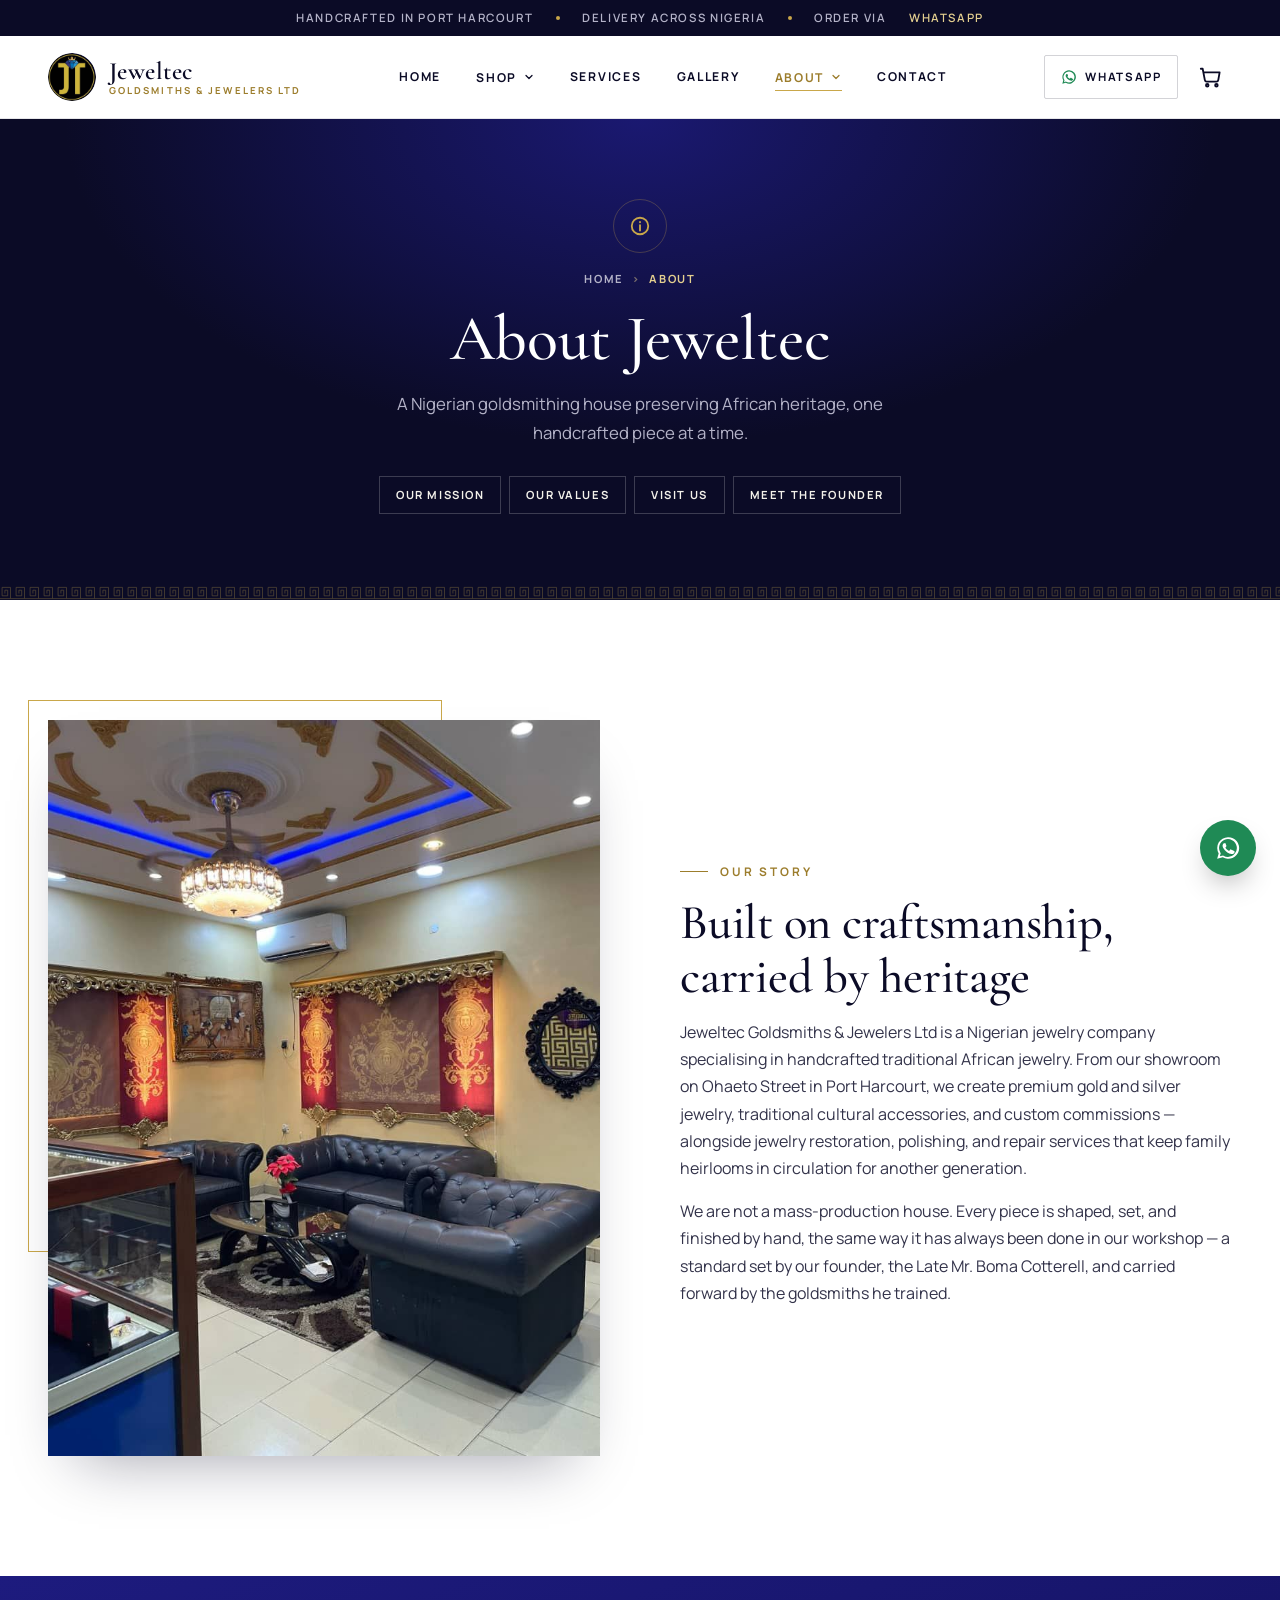
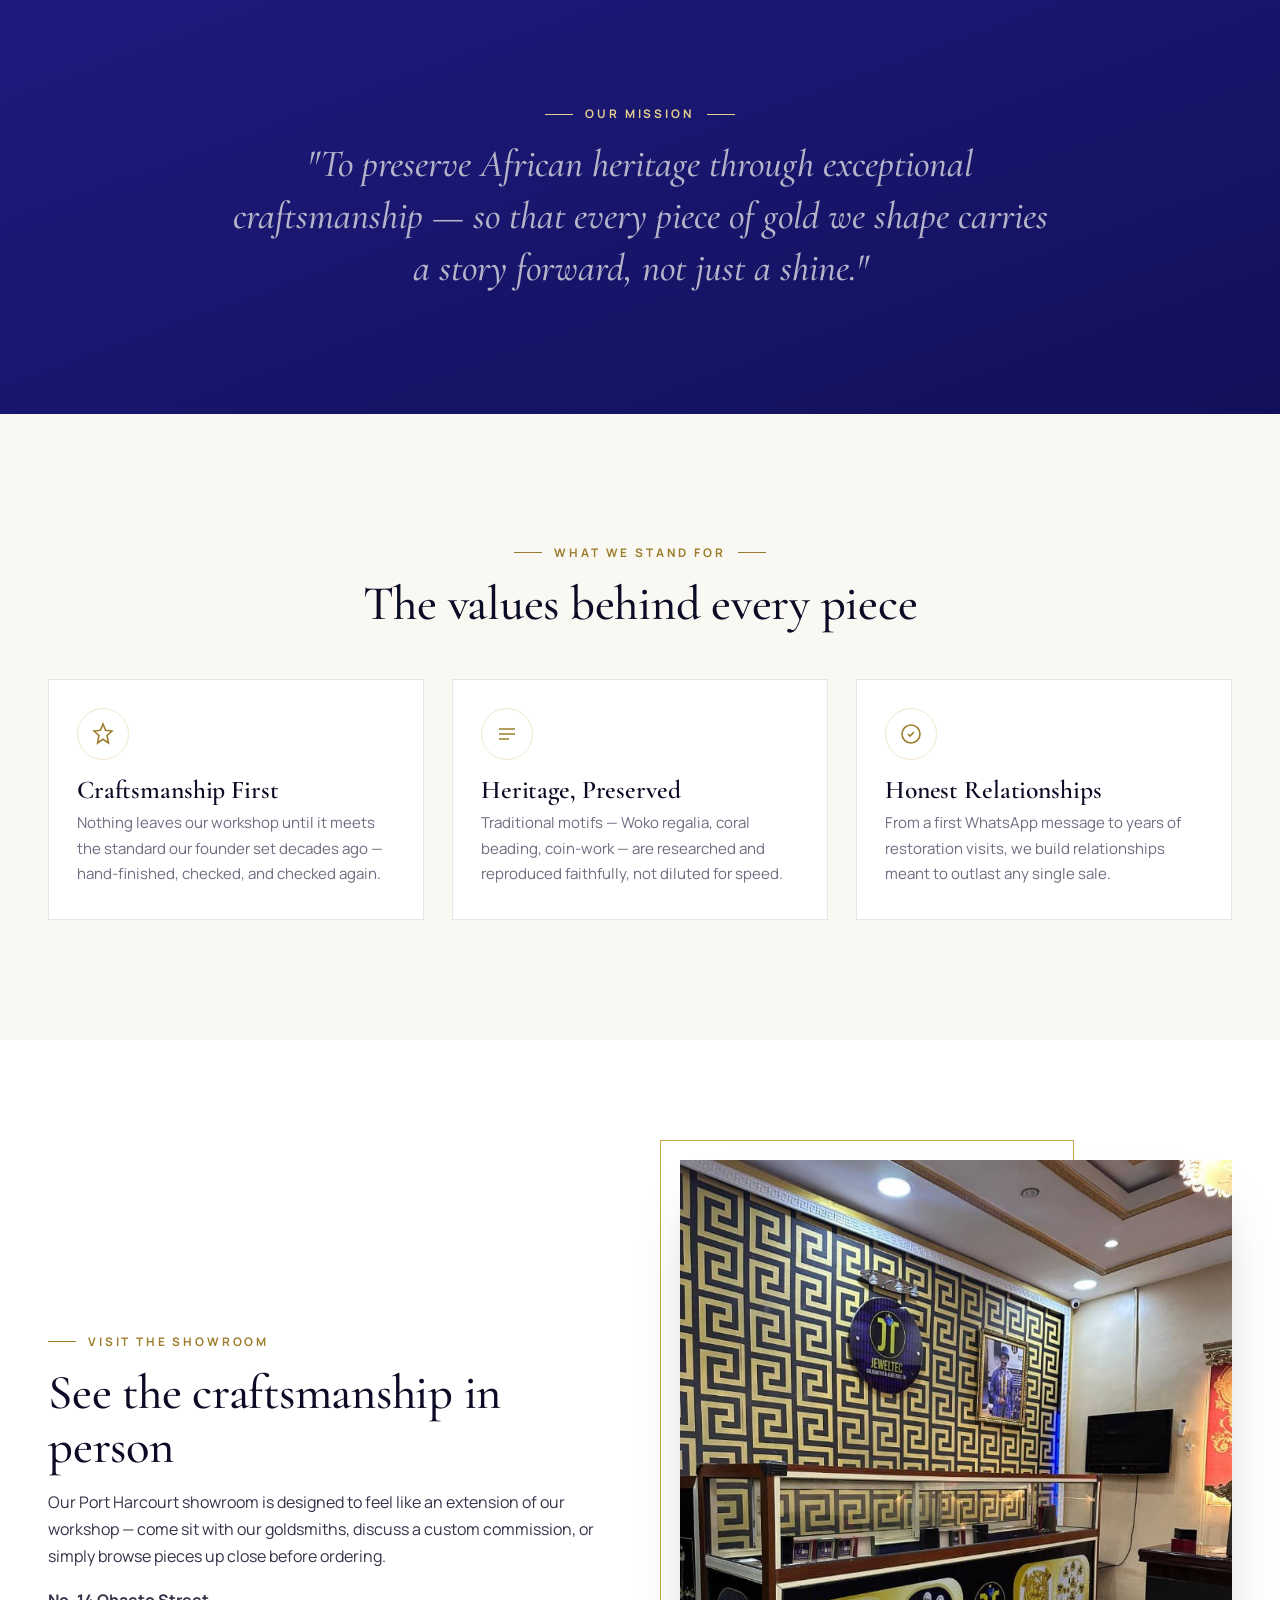
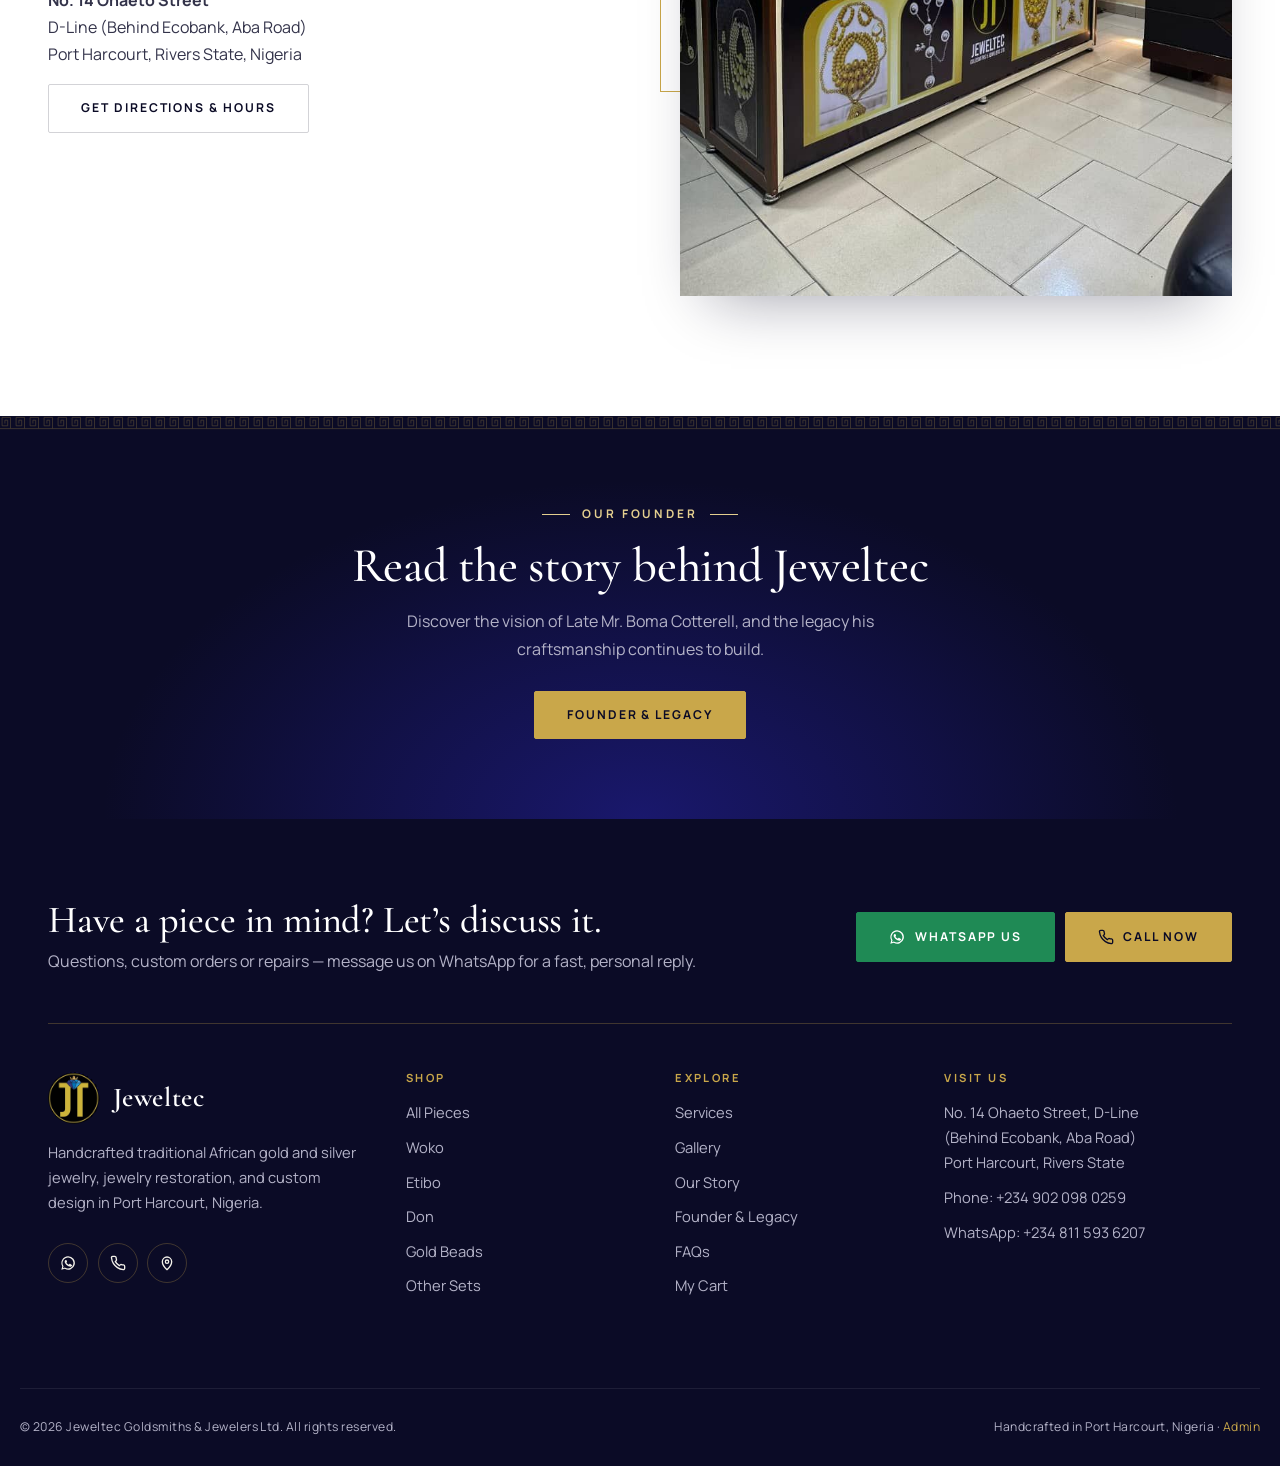
<file: jeweltec-website/about.html>
<!DOCTYPE html>
<html lang="en">
<head>
<meta charset="UTF-8">
<meta name="viewport" content="width=device-width, initial-scale=1.0">
<title>About Us | Jeweltec Goldsmiths & Jewelers Ltd</title>
<meta name="description" content="Learn about Jeweltec Goldsmiths & Jewelers Ltd — a Nigerian jewelry house in Port Harcourt specialising in handcrafted traditional African gold and silver jewelry.">
<link rel="preconnect" href="https://fonts.googleapis.com">
<link rel="preconnect" href="https://fonts.gstatic.com" crossorigin>
<link href="https://fonts.googleapis.com/css2?family=Cormorant+Garamond:ital,wght@0,400;0,500;0,600;0,700;1,400;1,500;1,600&family=Manrope:wght@400;500;600;700;800&display=swap" rel="stylesheet">
<link rel="icon" type="image/png" href="assets/images/brand/logo-badge.png">
<link rel="stylesheet" href="style.css">
</head>
<body>

<a class="skip-link" href="#main">Skip to content</a>

<div class="announce" aria-label="Announcements">
  <span>Handcrafted in Port Harcourt</span><span>Delivery across Nigeria</span><span>Order via <a href="https://wa.me/2348115936207" target="_blank" rel="noopener">WhatsApp</a></span>
</div>

<header class="site-header">
  <div class="wrap nav">
    <a href="index.html" class="nav-brand">
      <img src="assets/images/brand/logo-badge.png" alt="Jeweltec Goldsmiths &amp; Jewelers logo">
      <span class="nav-brand-text"><strong>Jeweltec</strong><span>Goldsmiths &amp; Jewelers Ltd</span></span>
    </a>
    <nav class="nav-links" aria-label="Primary">
      <a href="index.html">Home</a>
      <div class="nav-item has-menu" data-pages="products.html,product.html">
        <button class="nav-trigger" aria-expanded="false" aria-haspopup="true">Shop <svg class="chev" viewBox="0 0 24 24" fill="none" stroke="currentColor" stroke-width="2.5" stroke-linecap="round" stroke-linejoin="round"><path d="M6 9l6 6 6-6"/></svg></button>
        <div class="nav-menu nav-menu--shop">
          <a href="products.html?category=WOKO"><img src="assets/images/products/product-06.jpg" alt="" loading="lazy"><span><strong>Woko</strong><small>Ceremonial button sets</small></span></a><a href="products.html?category=ETIBO"><img src="assets/images/products/product-17.jpg" alt="" loading="lazy"><span><strong>Etibo</strong><small>Studs, chains & accents</small></span></a><a href="products.html?category=DON"><img src="assets/images/products/product-08.jpg" alt="" loading="lazy"><span><strong>Don</strong><small>Classic gold sets</small></span></a><a href="products.html?category=GOLD+BEADS"><img src="assets/images/products/product-09.jpg" alt="" loading="lazy"><span><strong>Gold Beads</strong><small>Statement bead sets</small></span></a><a href="products.html?category=OTHER+TRADITIONAL+SET"><img src="assets/images/products/product-15.jpg" alt="" loading="lazy"><span><strong>Other Sets</strong><small>Rings & regalia</small></span></a>
          <a href="products.html" class="menu-all">See every piece <svg class="arrow" viewBox="0 0 24 24" fill="none" stroke="currentColor" stroke-width="2.4" stroke-linecap="round" stroke-linejoin="round"><path d="M5 12h14M13 6l6 6-6 6"/></svg></a>
        </div>
      </div>
      <a href="services.html">Services</a>
      <a href="gallery.html">Gallery</a>
      <div class="nav-item has-menu" data-pages="about.html,legacy.html,faq.html">
        <button class="nav-trigger" aria-expanded="false" aria-haspopup="true">About <svg class="chev" viewBox="0 0 24 24" fill="none" stroke="currentColor" stroke-width="2.5" stroke-linecap="round" stroke-linejoin="round"><path d="M6 9l6 6 6-6"/></svg></button>
        <div class="nav-menu">
          <a href="about.html"><span class="mi-icon"><svg viewBox="0 0 24 24" fill="none" stroke="currentColor" stroke-width="2" stroke-linecap="round"><circle cx="12" cy="12" r="9"/><path d="M12 11v6M12 7.5v.5"/></svg></span><span><strong>Our Story</strong><small>Who we are &amp; what we stand for</small></span></a>
          <a href="legacy.html"><span class="mi-icon"><svg viewBox="0 0 24 24" fill="none" stroke="currentColor" stroke-width="2" stroke-linecap="round" stroke-linejoin="round"><path d="M3 18h18M4 18l-1-10 5 4 4-7 4 7 5-4-1 10"/></svg></span><span><strong>Founder &amp; Legacy</strong><small>The man behind the gold</small></span></a>
          <a href="faq.html"><span class="mi-icon"><svg viewBox="0 0 24 24" fill="none" stroke="currentColor" stroke-width="2" stroke-linecap="round"><circle cx="12" cy="12" r="9"/><path d="M9.5 9.5a2.5 2.5 0 1 1 3.5 2.3c-.6.3-1 .9-1 1.6v.6M12 17.5v.01"/></svg></span><span><strong>FAQs</strong><small>Ordering, payment &amp; delivery</small></span></a>
        </div>
      </div>
      <a href="contact.html">Contact</a>
    </nav>
    <div class="nav-actions">
      <a href="https://wa.me/2348115936207" target="_blank" rel="noopener" class="nav-whatsapp" aria-label="Chat on WhatsApp"><svg viewBox="0 0 24 24" fill="currentColor"><path d="M12 2a10 10 0 0 0-8.6 15L2 22l5.2-1.4A10 10 0 1 0 12 2zm0 18.2a8.2 8.2 0 0 1-4.2-1.1l-.3-.2-3 .8.8-2.9-.2-.3A8.2 8.2 0 1 1 12 20.2zm4.5-6.1c-.2-.1-1.5-.7-1.7-.8-.2-.1-.4-.1-.6.1-.2.2-.7.8-.8 1-.2.2-.3.2-.5.1-.2-.1-1-.4-1.9-1.2-.7-.6-1.2-1.4-1.3-1.6-.1-.2 0-.4.1-.5l.4-.4c.1-.1.2-.3.3-.4.1-.2 0-.3 0-.5s-.6-1.5-.8-2c-.2-.5-.4-.4-.6-.4h-.5c-.2 0-.5.1-.7.3-.2.2-.9.9-.9 2.2s1 2.5 1.1 2.7c.1.2 1.9 3 4.7 4.1.7.3 1.2.5 1.6.6.7.2 1.3.2 1.8.1.5-.1 1.5-.6 1.7-1.2.2-.6.2-1.1.2-1.2-.1-.2-.3-.2-.6-.4z"/></svg><span>WhatsApp</span></a>
      <a href="cart.html" class="cart-icon-link" aria-label="View cart">
        <svg viewBox="0 0 24 24" fill="none" stroke="currentColor" stroke-width="2" stroke-linecap="round" stroke-linejoin="round"><circle cx="9" cy="21" r="1.4"/><circle cx="19" cy="21" r="1.4"/><path d="M2 3h2l2.4 12.4A2 2 0 0 0 8.4 17H19a2 2 0 0 0 2-1.6L22.5 7H5.1"/></svg>
        <span class="cart-count">0</span>
      </a>
      <button class="nav-toggle" aria-label="Open menu" aria-expanded="false">
        <span></span><span></span><span></span>
      </button>
    </div>
  </div>
  <div class="mobile-nav-panel">
    <p class="m-label">Menu</p>
    <div class="m-tiles">
      <a class="m-tile" href="index.html"><svg viewBox="0 0 24 24" fill="none" stroke="currentColor" stroke-width="2" stroke-linecap="round" stroke-linejoin="round"><path d="M3 11l9-7 9 7v9a1 1 0 0 1-1 1h-5v-6h-6v6H4a1 1 0 0 1-1-1z"/></svg>Home</a>
      <a class="m-tile" href="products.html"><svg viewBox="0 0 24 24" fill="none" stroke="currentColor" stroke-width="2" stroke-linecap="round" stroke-linejoin="round"><path d="M6 3h12l3 6-9 12L3 9z"/><path d="M3 9h18M9 3l3 6 3-6M12 9v12"/></svg>Shop All</a>
      <a class="m-tile" href="services.html"><svg viewBox="0 0 24 24" fill="none" stroke="currentColor" stroke-width="2" stroke-linecap="round" stroke-linejoin="round"><path d="M14.7 6.3a4 4 0 0 0-5.4 5.4L3 18v3h3l6.3-6.3a4 4 0 0 0 5.4-5.4l-2.6 2.6-2.4-.6-.6-2.4z"/></svg>Services</a>
      <a class="m-tile" href="gallery.html"><svg viewBox="0 0 24 24" fill="none" stroke="currentColor" stroke-width="2" stroke-linecap="round" stroke-linejoin="round"><rect x="3" y="3" width="18" height="18" rx="3"/><circle cx="9" cy="9" r="2"/><path d="M21 15l-5-5L5 21"/></svg>Gallery</a>
      <a class="m-tile" href="about.html"><svg viewBox="0 0 24 24" fill="none" stroke="currentColor" stroke-width="2" stroke-linecap="round"><circle cx="12" cy="12" r="9"/><path d="M12 11v6M12 7.5v.5"/></svg>Our Story</a>
      <a class="m-tile" href="legacy.html"><svg viewBox="0 0 24 24" fill="none" stroke="currentColor" stroke-width="2" stroke-linecap="round" stroke-linejoin="round"><path d="M3 18h18M4 18l-1-10 5 4 4-7 4 7 5-4-1 10"/></svg>Founder &amp; Legacy</a>
      <a class="m-tile" href="faq.html"><svg viewBox="0 0 24 24" fill="none" stroke="currentColor" stroke-width="2" stroke-linecap="round"><circle cx="12" cy="12" r="9"/><path d="M9.5 9.5a2.5 2.5 0 1 1 3.5 2.3c-.6.3-1 .9-1 1.6v.6M12 17.5v.01"/></svg>FAQs</a>
      <a class="m-tile" href="contact.html"><svg viewBox="0 0 24 24" fill="none" stroke="currentColor" stroke-width="2" stroke-linecap="round" stroke-linejoin="round"><rect x="3" y="5" width="18" height="14" rx="2"/><path d="M3 7l9 6 9-6"/></svg>Contact</a>
    </div>
    <p class="m-label">Shop by category</p>
    <div class="m-chips">
      <a href="products.html?category=WOKO">Woko</a><a href="products.html?category=ETIBO">Etibo</a><a href="products.html?category=DON">Don</a><a href="products.html?category=GOLD+BEADS">Gold Beads</a><a href="products.html?category=OTHER+TRADITIONAL+SET">Other Sets</a>
    </div>
    <div class="m-contact">
      <a href="https://wa.me/2348115936207" target="_blank" rel="noopener" class="btn btn--whatsapp btn--block"><svg viewBox="0 0 24 24" fill="currentColor"><path d="M12 2a10 10 0 0 0-8.6 15L2 22l5.2-1.4A10 10 0 1 0 12 2zm0 18.2a8.2 8.2 0 0 1-4.2-1.1l-.3-.2-3 .8.8-2.9-.2-.3A8.2 8.2 0 1 1 12 20.2zm4.5-6.1c-.2-.1-1.5-.7-1.7-.8-.2-.1-.4-.1-.6.1-.2.2-.7.8-.8 1-.2.2-.3.2-.5.1-.2-.1-1-.4-1.9-1.2-.7-.6-1.2-1.4-1.3-1.6-.1-.2 0-.4.1-.5l.4-.4c.1-.1.2-.3.3-.4.1-.2 0-.3 0-.5s-.6-1.5-.8-2c-.2-.5-.4-.4-.6-.4h-.5c-.2 0-.5.1-.7.3-.2.2-.9.9-.9 2.2s1 2.5 1.1 2.7c.1.2 1.9 3 4.7 4.1.7.3 1.2.5 1.6.6.7.2 1.3.2 1.8.1.5-.1 1.5-.6 1.7-1.2.2-.6.2-1.1.2-1.2-.1-.2-.3-.2-.6-.4z"/></svg> Chat on WhatsApp</a>
      <a href="tel:+2349020980259" class="btn btn--outline-light btn--block"><svg viewBox="0 0 24 24" fill="none" stroke="currentColor" stroke-width="2"><path d="M22 16.9v3a2 2 0 0 1-2.2 2 19.8 19.8 0 0 1-8.6-3 19.5 19.5 0 0 1-6-6 19.8 19.8 0 0 1-3-8.7A2 2 0 0 1 4.1 2h3a2 2 0 0 1 2 1.7c.1 1 .3 2 .6 3a2 2 0 0 1-.5 2L8 10a16 16 0 0 0 6 6l1.3-1.2a2 2 0 0 1 2-.5c1 .3 2 .5 3 .6a2 2 0 0 1 1.7 2z"/></svg> Call +234 902 098 0259</a>
    </div>
  </div>
</header>

<main id="main">

  <section class="page-header">
    <span class="ph-shape ph-shape--1" aria-hidden="true"></span><span class="ph-shape ph-shape--2" aria-hidden="true"></span>
    <div class="wrap">
      <span class="ph-icon" aria-hidden="true"><svg viewBox="0 0 24 24" fill="none" stroke="currentColor" stroke-width="2" stroke-linecap="round"><circle cx="12" cy="12" r="9"/><path d="M12 11v6M12 7.5v.5"/></svg></span>
      <div class="breadcrumb"><a href="index.html">Home</a> <span aria-hidden="true">›</span> About</div>
      <h1>About Jeweltec</h1>
      <p>A Nigerian goldsmithing house preserving African heritage, one handcrafted piece at a time.</p>
      <div class="quick-jump"><a href="#mission">Our mission</a><a href="#values">Our values</a><a href="#visit">Visit us</a><a href="legacy.html">Meet the founder</a></div>
    </div>
  </section>

  <section class="section">
    <div class="wrap intro-split">
      <figure class="reveal">
        <div class="frame-accent"></div>
        <img src="assets/images/brand/reception.jpg" alt="Jeweltec showroom reception area in Port Harcourt">
        
      </figure>
      <div class="reveal">
        <span class="eyebrow">Our Story</span>
        <h2>Built on craftsmanship, carried by heritage</h2>
        <p>Jeweltec Goldsmiths &amp; Jewelers Ltd is a Nigerian jewelry company specialising in handcrafted traditional African jewelry. From our showroom on Ohaeto Street in Port Harcourt, we create premium gold and silver jewelry, traditional cultural accessories, and custom commissions — alongside jewelry restoration, polishing, and repair services that keep family heirlooms in circulation for another generation.</p>
        <p>We are not a mass-production house. Every piece is shaped, set, and finished by hand, the same way it has always been done in our workshop — a standard set by our founder, the Late Mr. Boma Cotterell, and carried forward by the goldsmiths he trained.</p>
      </div>
    </div>
  </section>

  <section class="section section--royal" id="mission">
    <div class="wrap center">
      <span class="eyebrow">Our Mission</span>
      <p class="legacy-quote">"To preserve African heritage through exceptional craftsmanship — so that every piece of gold we shape carries a story forward, not just a shine."</p>
    </div>
  </section>

  <section class="section section--ivory" id="values">
    <div class="wrap">
      <div class="section-intro reveal">
        <span class="eyebrow">What We Stand For</span>
        <h2>The values behind every piece</h2>
      </div>
      <div class="grid grid-3">
        <div class="service-card reveal">
          <span class="icon"><svg viewBox="0 0 24 24" fill="none" stroke="currentColor" stroke-width="1.6"><path d="M12 2l2.6 6.2L21 9l-5 4.5L17.4 21 12 17.3 6.6 21 8 13.5 3 9l6.4-0.8z"/></svg></span>
          <h3>Craftsmanship First</h3>
          <p>Nothing leaves our workshop until it meets the standard our founder set decades ago — hand-finished, checked, and checked again.</p>
        </div>
        <div class="service-card reveal">
          <span class="icon"><svg viewBox="0 0 24 24" fill="none" stroke="currentColor" stroke-width="1.6"><path d="M4 7h16M4 12h16M4 17h10"/></svg></span>
          <h3>Heritage, Preserved</h3>
          <p>Traditional motifs — Woko regalia, coral beading, coin-work — are researched and reproduced faithfully, not diluted for speed.</p>
        </div>
        <div class="service-card reveal">
          <span class="icon"><svg viewBox="0 0 24 24" fill="none" stroke="currentColor" stroke-width="1.6"><circle cx="12" cy="12" r="9"/><path d="M9 12l2 2 4-4"/></svg></span>
          <h3>Honest Relationships</h3>
          <p>From a first WhatsApp message to years of restoration visits, we build relationships meant to outlast any single sale.</p>
        </div>
      </div>
    </div>
  </section>

  <section class="section">
    <div class="wrap intro-split">
      <div class="reveal">
        <span class="eyebrow" id="visit">Visit The Showroom</span>
        <h2>See the craftsmanship in person</h2>
        <p>Our Port Harcourt showroom is designed to feel like an extension of our workshop — come sit with our goldsmiths, discuss a custom commission, or simply browse pieces up close before ordering.</p>
        <p><strong>No. 14 Ohaeto Street</strong><br>D-Line (Behind Ecobank, Aba Road)<br>Port Harcourt, Rivers State, Nigeria</p>
        <a href="contact.html" class="btn btn--outline">Get Directions &amp; Hours</a>
      </div>
      <figure class="reveal">
        <div class="frame-accent"></div>
        <img src="assets/images/brand/showroom.jpg" alt="Interior of the Jeweltec showroom">
      </figure>
    </div>
  </section>

  <section class="cta-band">
    <div class="wrap">
      <span class="eyebrow">Our Founder</span>
      <h2>Read the story behind Jeweltec</h2>
      <p>Discover the vision of Late Mr. Boma Cotterell, and the legacy his craftsmanship continues to build.</p>
      <div class="btn-row">
        <a href="legacy.html" class="btn btn--gold">Founder &amp; Legacy</a>
      </div>
    </div>
  </section>

</main>

<footer class="site-footer">
  <div class="wrap">
    <div class="footer-cta">
      <div>
        <h3>Have a piece in mind? Let&rsquo;s discuss it.</h3>
        <p>Questions, custom orders or repairs &mdash; message us on WhatsApp for a fast, personal reply.</p>
      </div>
      <div class="btn-row">
        <a href="https://wa.me/2348115936207" target="_blank" rel="noopener" class="btn btn--whatsapp"><svg viewBox="0 0 24 24" fill="currentColor"><path d="M12 2a10 10 0 0 0-8.6 15L2 22l5.2-1.4A10 10 0 1 0 12 2zm0 18.2a8.2 8.2 0 0 1-4.2-1.1l-.3-.2-3 .8.8-2.9-.2-.3A8.2 8.2 0 1 1 12 20.2zm4.5-6.1c-.2-.1-1.5-.7-1.7-.8-.2-.1-.4-.1-.6.1-.2.2-.7.8-.8 1-.2.2-.3.2-.5.1-.2-.1-1-.4-1.9-1.2-.7-.6-1.2-1.4-1.3-1.6-.1-.2 0-.4.1-.5l.4-.4c.1-.1.2-.3.3-.4.1-.2 0-.3 0-.5s-.6-1.5-.8-2c-.2-.5-.4-.4-.6-.4h-.5c-.2 0-.5.1-.7.3-.2.2-.9.9-.9 2.2s1 2.5 1.1 2.7c.1.2 1.9 3 4.7 4.1.7.3 1.2.5 1.6.6.7.2 1.3.2 1.8.1.5-.1 1.5-.6 1.7-1.2.2-.6.2-1.1.2-1.2-.1-.2-.3-.2-.6-.4z"/></svg> WhatsApp Us</a>
        <a href="tel:+2349020980259" class="btn btn--gold"><svg viewBox="0 0 24 24" fill="none" stroke="currentColor" stroke-width="2"><path d="M22 16.9v3a2 2 0 0 1-2.2 2 19.8 19.8 0 0 1-8.6-3 19.5 19.5 0 0 1-6-6 19.8 19.8 0 0 1-3-8.7A2 2 0 0 1 4.1 2h3a2 2 0 0 1 2 1.7c.1 1 .3 2 .6 3a2 2 0 0 1-.5 2L8 10a16 16 0 0 0 6 6l1.3-1.2a2 2 0 0 1 2-.5c1 .3 2 .5 3 .6a2 2 0 0 1 1.7 2z"/></svg> Call Now</a>
      </div>
    </div>
  </div>
  <div class="wrap footer-grid">
    <div class="footer-col">
      <div class="footer-brand">
        <img src="assets/images/brand/logo-badge.png" alt="Jeweltec logo">
        <strong>Jeweltec</strong>
      </div>
      <p>Handcrafted traditional African gold and silver jewelry, jewelry restoration, and custom design in Port Harcourt, Nigeria.</p>
      <div class="footer-social">
        <a href="https://wa.me/2348115936207" target="_blank" rel="noopener" aria-label="WhatsApp"><svg viewBox="0 0 24 24" fill="currentColor"><path d="M12 2a10 10 0 0 0-8.6 15L2 22l5.2-1.4A10 10 0 1 0 12 2zm0 18.2a8.2 8.2 0 0 1-4.2-1.1l-.3-.2-3 .8.8-2.9-.2-.3A8.2 8.2 0 1 1 12 20.2zm4.5-6.1c-.2-.1-1.5-.7-1.7-.8-.2-.1-.4-.1-.6.1-.2.2-.7.8-.8 1-.2.2-.3.2-.5.1-.2-.1-1-.4-1.9-1.2-.7-.6-1.2-1.4-1.3-1.6-.1-.2 0-.4.1-.5l.4-.4c.1-.1.2-.3.3-.4.1-.2 0-.3 0-.5s-.6-1.5-.8-2c-.2-.5-.4-.4-.6-.4h-.5c-.2 0-.5.1-.7.3-.2.2-.9.9-.9 2.2s1 2.5 1.1 2.7c.1.2 1.9 3 4.7 4.1.7.3 1.2.5 1.6.6.7.2 1.3.2 1.8.1.5-.1 1.5-.6 1.7-1.2.2-.6.2-1.1.2-1.2-.1-.2-.3-.2-.6-.4z"/></svg></a>
        <a href="tel:+2349020980259" aria-label="Call Jeweltec"><svg viewBox="0 0 24 24" fill="none" stroke="currentColor" stroke-width="2"><path d="M22 16.9v3a2 2 0 0 1-2.2 2 19.8 19.8 0 0 1-8.6-3 19.5 19.5 0 0 1-6-6 19.8 19.8 0 0 1-3-8.7A2 2 0 0 1 4.1 2h3a2 2 0 0 1 2 1.7c.1 1 .3 2 .6 3a2 2 0 0 1-.5 2L8 10a16 16 0 0 0 6 6l1.3-1.2a2 2 0 0 1 2-.5c1 .3 2 .5 3 .6a2 2 0 0 1 1.7 2z"/></svg></a>
        <a href="contact.html" aria-label="Find our showroom"><svg viewBox="0 0 24 24" fill="none" stroke="currentColor" stroke-width="2" stroke-linecap="round" stroke-linejoin="round"><path d="M12 22s7-6.5 7-12a7 7 0 0 0-14 0c0 5.5 7 12 7 12z"/><circle cx="12" cy="10" r="2.5"/></svg></a>
      </div>
    </div>
    <div class="footer-col">
      <h4>Shop</h4>
      <ul>
        <li><a href="products.html">All Pieces</a></li>
        <li><a href="products.html?category=WOKO">Woko</a></li><li><a href="products.html?category=ETIBO">Etibo</a></li><li><a href="products.html?category=DON">Don</a></li><li><a href="products.html?category=GOLD+BEADS">Gold Beads</a></li><li><a href="products.html?category=OTHER+TRADITIONAL+SET">Other Sets</a></li>
      </ul>
    </div>
    <div class="footer-col">
      <h4>Explore</h4>
      <ul>
        <li><a href="services.html">Services</a></li>
        <li><a href="gallery.html">Gallery</a></li>
        <li><a href="about.html">Our Story</a></li>
        <li><a href="legacy.html">Founder &amp; Legacy</a></li>
        <li><a href="faq.html">FAQs</a></li>
        <li><a href="cart.html">My Cart</a></li>
      </ul>
    </div>
    <div class="footer-col">
      <h4>Visit Us</h4>
      <ul>
        <li>No. 14 Ohaeto Street, D-Line<br>(Behind Ecobank, Aba Road)<br>Port Harcourt, Rivers State</li>
        <li><a href="tel:+2349020980259">Phone: +234 902 098 0259</a></li>
        <li><a href="https://wa.me/2348115936207" target="_blank" rel="noopener">WhatsApp: +234 811 593 6207</a></li>
      </ul>
    </div>
  </div>
  <div class="wrap footer-bottom">
    <span>&copy; 2026 Jeweltec Goldsmiths &amp; Jewelers Ltd. All rights reserved.</span>
    <span>Handcrafted in Port Harcourt, Nigeria &middot; <a href="admin.html">Admin</a></span>
  </div>
</footer>

<a href="https://wa.me/2348115936207" target="_blank" rel="noopener" class="fab-whatsapp" aria-label="Chat with us on WhatsApp"><svg viewBox="0 0 24 24" fill="currentColor"><path d="M12 2a10 10 0 0 0-8.6 15L2 22l5.2-1.4A10 10 0 1 0 12 2zm0 18.2a8.2 8.2 0 0 1-4.2-1.1l-.3-.2-3 .8.8-2.9-.2-.3A8.2 8.2 0 1 1 12 20.2zm4.5-6.1c-.2-.1-1.5-.7-1.7-.8-.2-.1-.4-.1-.6.1-.2.2-.7.8-.8 1-.2.2-.3.2-.5.1-.2-.1-1-.4-1.9-1.2-.7-.6-1.2-1.4-1.3-1.6-.1-.2 0-.4.1-.5l.4-.4c.1-.1.2-.3.3-.4.1-.2 0-.3 0-.5s-.6-1.5-.8-2c-.2-.5-.4-.4-.6-.4h-.5c-.2 0-.5.1-.7.3-.2.2-.9.9-.9 2.2s1 2.5 1.1 2.7c.1.2 1.9 3 4.7 4.1.7.3 1.2.5 1.6.6.7.2 1.3.2 1.8.1.5-.1 1.5-.6 1.7-1.2.2-.6.2-1.1.2-1.2-.1-.2-.3-.2-.6-.4z"/></svg><span>Chat with us</span></a>
<button class="to-top" aria-label="Back to top"><svg viewBox="0 0 24 24" fill="none" stroke="currentColor" stroke-width="2.6" stroke-linecap="round" stroke-linejoin="round"><path d="M12 19V5M5 12l7-7 7 7"/></svg></button>

<nav class="tabbar" aria-label="Quick navigation">
  <a href="index.html"><svg viewBox="0 0 24 24" fill="none" stroke="currentColor" stroke-width="2" stroke-linecap="round" stroke-linejoin="round"><path d="M3 11l9-7 9 7v9a1 1 0 0 1-1 1h-5v-6h-6v6H4a1 1 0 0 1-1-1z"/></svg>Home</a>
  <a href="products.html"><svg viewBox="0 0 24 24" fill="none" stroke="currentColor" stroke-width="2" stroke-linecap="round" stroke-linejoin="round"><path d="M6 3h12l3 6-9 12L3 9z"/><path d="M3 9h18M9 3l3 6 3-6M12 9v12"/></svg>Shop</a>
  <a href="https://wa.me/2348115936207" target="_blank" rel="noopener" class="tab-wa"><span class="wa-bubble"><svg viewBox="0 0 24 24" fill="currentColor"><path d="M12 2a10 10 0 0 0-8.6 15L2 22l5.2-1.4A10 10 0 1 0 12 2zm0 18.2a8.2 8.2 0 0 1-4.2-1.1l-.3-.2-3 .8.8-2.9-.2-.3A8.2 8.2 0 1 1 12 20.2zm4.5-6.1c-.2-.1-1.5-.7-1.7-.8-.2-.1-.4-.1-.6.1-.2.2-.7.8-.8 1-.2.2-.3.2-.5.1-.2-.1-1-.4-1.9-1.2-.7-.6-1.2-1.4-1.3-1.6-.1-.2 0-.4.1-.5l.4-.4c.1-.1.2-.3.3-.4.1-.2 0-.3 0-.5s-.6-1.5-.8-2c-.2-.5-.4-.4-.6-.4h-.5c-.2 0-.5.1-.7.3-.2.2-.9.9-.9 2.2s1 2.5 1.1 2.7c.1.2 1.9 3 4.7 4.1.7.3 1.2.5 1.6.6.7.2 1.3.2 1.8.1.5-.1 1.5-.6 1.7-1.2.2-.6.2-1.1.2-1.2-.1-.2-.3-.2-.6-.4z"/></svg></span>Chat</a>
  <a href="services.html"><svg viewBox="0 0 24 24" fill="none" stroke="currentColor" stroke-width="2" stroke-linecap="round" stroke-linejoin="round"><path d="M14.7 6.3a4 4 0 0 0-5.4 5.4L3 18v3h3l6.3-6.3a4 4 0 0 0 5.4-5.4l-2.6 2.6-2.4-.6-.6-2.4z"/></svg>Services</a>
  <a href="cart.html"><svg viewBox="0 0 24 24" fill="none" stroke="currentColor" stroke-width="2" stroke-linecap="round" stroke-linejoin="round"><circle cx="9" cy="21" r="1.4"/><circle cx="19" cy="21" r="1.4"/><path d="M2 3h2l2.4 12.4A2 2 0 0 0 8.4 17H19a2 2 0 0 0 2-1.6L22.5 7H5.1"/></svg><span class="cart-count">0</span>Cart</a>
</nav>

<script src="assets/js/products-data.js"></script>
<script src="assets/js/script.js"></script>
</body>
</html>
</file>
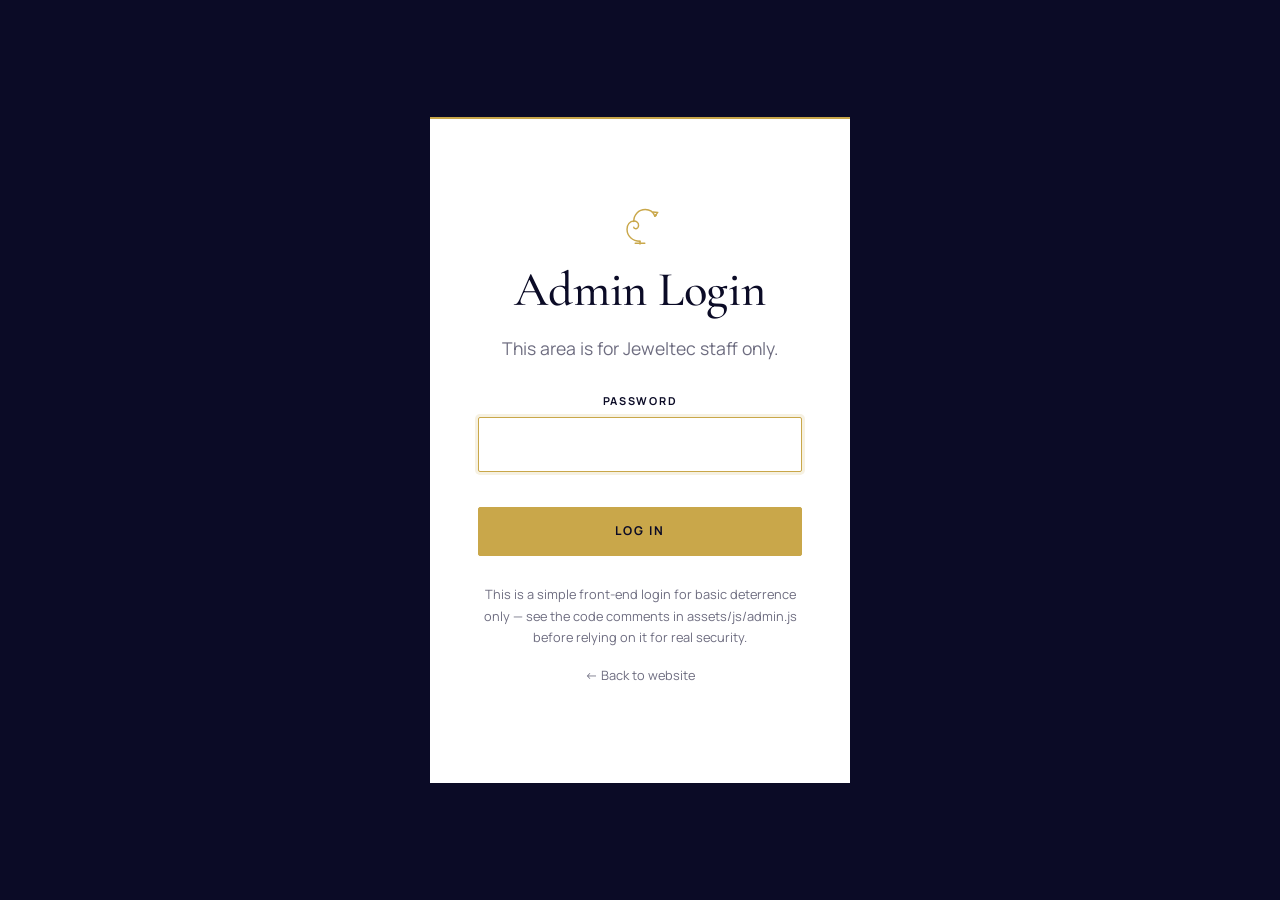
<file: jeweltec-website/admin.html>
<!DOCTYPE html>
<html lang="en">
<head>
<meta charset="UTF-8">
<meta name="viewport" content="width=device-width, initial-scale=1.0">
<title>Admin Dashboard | Jeweltec Goldsmiths & Jewelers Ltd</title>
<meta name="robots" content="noindex, nofollow">
<link rel="preconnect" href="https://fonts.googleapis.com">
<link rel="preconnect" href="https://fonts.gstatic.com" crossorigin>
<link href="https://fonts.googleapis.com/css2?family=Cormorant+Garamond:ital,wght@0,400;0,500;0,600;0,700;1,400;1,500;1,600&family=Manrope:wght@400;500;600;700;800&display=swap" rel="stylesheet">
<link rel="icon" type="image/png" href="assets/images/brand/logo-badge.png">
<link rel="stylesheet" href="style.css">
</head>
<body>

<!-- ================= LOGIN SCREEN ================= -->
<div class="admin-login" id="admin-login-screen">
  <div class="admin-login-card">
    <span class="sankofa-mark" data-sankofa style="width:48px;height:48px;margin:0 auto var(--space-sm); display:block;"></span>
    <h2>Admin Login</h2>
    <p class="lede" style="margin-bottom: var(--space-md);">This area is for Jeweltec staff only.</p>
    <form id="admin-login-form">
      <div class="form-field">
        <label for="admin-password">Password</label>
        <input type="password" id="admin-password" required autofocus>
        <span class="form-error" id="admin-login-error"></span>
      </div>
      <button type="submit" class="btn btn--gold btn--block">Log In</button>
    </form>
    <p class="summary-note" style="margin-top: var(--space-md);">This is a simple front-end login for basic deterrence only — see the code comments in assets/js/admin.js before relying on it for real security.</p>
    <p class="summary-note"><a href="index.html">← Back to website</a></p>
  </div>
</div>

<!-- ================= DASHBOARD (hidden until logged in) ================= -->
<div class="admin-shell" id="admin-dashboard" style="display:none;">

  <aside class="admin-sidebar">
    <div class="nav-brand">
      <img src="assets/images/brand/logo-badge.png" alt="Jeweltec logo">
      <span class="nav-brand-text"><strong>Jeweltec</strong><span>Admin</span></span>
    </div>
    <nav class="admin-nav">
      <a href="#overview" class="is-active" data-panel-link="overview">
        <svg width="18" height="18" viewBox="0 0 24 24" fill="none" stroke="currentColor" stroke-width="1.8"><rect x="3" y="3" width="7" height="7"/><rect x="14" y="3" width="7" height="7"/><rect x="14" y="14" width="7" height="7"/><rect x="3" y="14" width="7" height="7"/></svg>
        <span class="label-text">Overview</span>
      </a>
      <a href="#products" data-panel-link="products">
        <svg width="18" height="18" viewBox="0 0 24 24" fill="none" stroke="currentColor" stroke-width="1.8"><path d="M12 2l9 5v10l-9 5-9-5V7z"/></svg>
        <span class="label-text">Products</span>
      </a>
      <a href="#add-product" data-panel-link="add-product">
        <svg width="18" height="18" viewBox="0 0 24 24" fill="none" stroke="currentColor" stroke-width="1.8"><path d="M12 5v14M5 12h14"/></svg>
        <span class="label-text">Add Product</span>
      </a>
      <a href="#guide" data-panel-link="guide">
        <svg width="18" height="18" viewBox="0 0 24 24" fill="none" stroke="currentColor" stroke-width="1.8"><path d="M4 19.5A2.5 2.5 0 0 1 6.5 17H20"/><path d="M6.5 2H20v20H6.5A2.5 2.5 0 0 1 4 19.5v-15A2.5 2.5 0 0 1 6.5 2z"/></svg>
        <span class="label-text">Editing Guide</span>
      </a>
      <a href="index.html" target="_blank">
        <svg width="18" height="18" viewBox="0 0 24 24" fill="none" stroke="currentColor" stroke-width="1.8"><path d="M18 13v6a2 2 0 0 1-2 2H5a2 2 0 0 1-2-2V8a2 2 0 0 1 2-2h6"/><path d="M15 3h6v6M10 14L21 3"/></svg>
        <span class="label-text">View Live Site</span>
      </a>
      <a href="#" id="admin-logout-link">
        <svg width="18" height="18" viewBox="0 0 24 24" fill="none" stroke="currentColor" stroke-width="1.8"><path d="M9 21H5a2 2 0 0 1-2-2V5a2 2 0 0 1 2-2h4"/><path d="M16 17l5-5-5-5M21 12H9"/></svg>
        <span class="label-text">Log Out</span>
      </a>
    </nav>
  </aside>

  <main class="admin-main">

    <!-- ===== OVERVIEW PANEL ===== -->
    <section class="admin-panel" id="panel-overview">
      <div class="admin-topbar">
        <div>
          <h1 style="margin-bottom:0.2rem;">Overview</h1>
          <p style="margin:0; color:var(--text-muted);">A quick snapshot of your product catalog.</p>
        </div>
      </div>

      <div class="admin-callout">
        <strong>Reminder:</strong> Jeweltec's website has no database. Every number below reflects what's currently written into <code>assets/js/products-data.js</code>. To change these figures, edit that file directly (see the Editing Guide tab).
      </div>

      <div class="admin-stats">
        <div class="stat-card"><div class="stat-value" id="stat-total">0</div><div class="stat-label">Total Products</div></div>
        <div class="stat-card"><div class="stat-value" id="stat-available">0</div><div class="stat-label">Available</div></div>
        <div class="stat-card"><div class="stat-value" id="stat-sold">0</div><div class="stat-label">Sold</div></div>
        <div class="stat-card"><div class="stat-value" id="stat-featured">0</div><div class="stat-label">Featured on Homepage</div></div>
      </div>

      <div class="admin-table-wrap">
        <table class="admin-table">
          <thead><tr><th></th><th>Name</th><th>Category</th><th>Price</th><th>Status</th><th>Featured</th><th></th></tr></thead>
          <tbody id="admin-product-tbody-preview"></tbody>
        </table>
      </div>
    </section>

    <!-- ===== PRODUCTS PANEL ===== -->
    <section class="admin-panel" id="panel-products" style="display:none;">
      <div class="admin-topbar">
        <div>
          <h1 style="margin-bottom:0.2rem;">All Products</h1>
          <p style="margin:0; color:var(--text-muted);">Full catalog as currently defined in products-data.js.</p>
        </div>
        <a href="#add-product" class="btn btn--gold btn--sm" data-panel-link="add-product">+ Add Product</a>
      </div>
      <div class="admin-table-wrap">
        <table class="admin-table">
          <thead><tr><th></th><th>Name</th><th>Category</th><th>Price</th><th>Status</th><th>Featured</th><th></th></tr></thead>
          <tbody id="admin-product-tbody"></tbody>
        </table>
      </div>
    </section>

    <!-- ===== ADD PRODUCT PANEL ===== -->
    <section class="admin-panel" id="panel-add-product" style="display:none;">
      <div class="admin-topbar">
        <div>
          <h1 style="margin-bottom:0.2rem;">Add a New Product</h1>
          <p style="margin:0; color:var(--text-muted);">Fill this in to generate the code snippet for your new product.</p>
        </div>
      </div>

      <div class="admin-callout">
        <strong>How this works:</strong> since the site has no database, this form doesn't save anything on its own. Fill it in, click "Generate Code", then copy the result and paste it into the <code>PRODUCTS</code> array in <code>assets/js/products-data.js</code> — right before the closing <code>];</code>. Don't forget to upload the product photo(s) into <code>assets/images/products/</code> first.
      </div>

      <form id="add-product-form">
        <div class="form-grid">
          <div class="form-field">
            <label for="ap-name">Product Name</label>
            <input type="text" id="ap-name" required placeholder="e.g. Heritage Gold Drop Earrings">
          </div>
          <div class="form-field">
            <label for="ap-category">Category</label>
            <input type="text" id="ap-category" required placeholder="e.g. WOKO">
          </div>
          <div class="form-field">
            <label for="ap-price">Price (₦)</label>
            <input type="number" id="ap-price" required placeholder="e.g. 95000">
          </div>
          <div class="form-field">
            <label for="ap-image">Main Image Filename</label>
            <input type="text" id="ap-image" required placeholder="e.g. product-19.jpg">
          </div>
          <div class="form-field">
            <label for="ap-available">Availability</label>
            <select id="ap-available"><option value="true">Available</option><option value="false">Sold</option></select>
          </div>
          <div class="form-field">
            <label for="ap-featured">Feature on Homepage?</label>
            <select id="ap-featured"><option value="false">No</option><option value="true">Yes</option></select>
          </div>
          <div class="form-field full">
            <label for="ap-short">Short Description <span class="hint">(shown on product cards)</span></label>
            <textarea id="ap-short" required></textarea>
          </div>
          <div class="form-field full">
            <label for="ap-desc">Full Description</label>
            <textarea id="ap-desc" required></textarea>
          </div>
          <div class="form-field">
            <label for="ap-materials">Materials</label>
            <input type="text" id="ap-materials" required placeholder="e.g. 18k solid gold">
          </div>
          <div class="form-field">
            <label for="ap-occasions">Suitable Occasions</label>
            <input type="text" id="ap-occasions" required placeholder="e.g. Weddings, parties">
          </div>
          <div class="form-field full">
            <label for="ap-care">Care Instructions</label>
            <textarea id="ap-care" required></textarea>
          </div>
        </div>
        <button type="submit" class="btn btn--gold">Generate Code</button>
      </form>

      <div id="snippet-output" style="display:none; margin-top: var(--space-lg);">
        <h3>Copy this into products-data.js</h3>
        <pre class="code-block" id="snippet-code"></pre>
        <button class="btn btn--outline btn--sm" id="copy-snippet-btn" style="margin-top: var(--space-sm);">Copy to Clipboard</button>
      </div>
    </section>

    <!-- ===== EDITING GUIDE PANEL ===== -->
    <section class="admin-panel" id="panel-guide" style="display:none;">
      <div class="admin-topbar">
        <div>
          <h1 style="margin-bottom:0.2rem;">Editing Guide</h1>
          <p style="margin:0; color:var(--text-muted);">Everything is edited by hand, in plain files — no database, no CMS.</p>
        </div>
      </div>

      <div class="grid grid-2">
        <div class="service-card">
          <h3>Add / Edit a Product</h3>
          <p>Open <code>assets/js/products-data.js</code>. Every product is one JavaScript object inside the <code>PRODUCTS</code> array. Copy an existing one to add a product, or edit any field directly to update it — name, price, description, images, and so on.</p>
        </div>
        <div class="service-card">
          <h3>Remove a Product</h3>
          <p>Delete its whole <code>{ ... }</code> block (including the trailing comma) from the <code>PRODUCTS</code> array in the same file.</p>
        </div>
        <div class="service-card">
          <h3>Mark Sold / Feature a Product</h3>
          <p>Change <code>available: true</code> to <code>available: false</code>, or <code>featured</code> to <code>true</code> / <code>false</code>, on that product's entry.</p>
        </div>
        <div class="service-card">
          <h3>Replace a Product Image</h3>
          <p>Upload the new photo into <code>assets/images/products/</code>, then update the <code>image</code> and <code>gallery</code> fields to point at the new filename(s).</p>
        </div>
      </div>

      <h3 style="margin-top: var(--space-lg);">Example product entry</h3>
      <pre class="code-block">{
  id: 19,
  name: "Heritage Gold Drop Earrings",
  category: "WOKO",
  price: 65000,
  available: true,
  featured: false,
  image: "assets/images/products/product-19.jpg",
  gallery: ["assets/images/products/product-19.jpg"],
  shortDescription: "Delicate gold drop earrings finished by hand.",
  description: "A longer paragraph describing the piece in full.",
  materials: "18k solid gold",
  occasions: "Everyday wear, gifting",
  care: "Wipe clean after wear; store in a dry pouch."
},</pre>

      <div class="admin-callout" style="margin-top: var(--space-lg);">
        <strong>No database, no CMS, no auto-sync — by design.</strong> Every jewelry piece Jeweltec sells is handcrafted and changes by hand, so the catalog is a plain, readable file you fully control. Changes take effect the moment you save the file and re-upload it to your web host.
      </div>
    </section>

  </main>
</div>

<script src="assets/js/products-data.js"></script>
<script src="assets/js/script.js"></script>
<script src="assets/js/admin.js"></script>
<script>
  /* ---------------------------------------------------------------------
     ADMIN PAGE BOOTSTRAP: login gate + panel switching
     ------------------------------------------------------------------- */
  const loginScreen = document.getElementById("admin-login-screen");
  const dashboard = document.getElementById("admin-dashboard");

  function showDashboard() {
    loginScreen.style.display = "none";
    dashboard.style.display = "grid";
    renderAdminStats();
    renderAdminProductTable();
    document.getElementById("admin-product-tbody-preview").innerHTML =
      document.getElementById("admin-product-tbody").innerHTML;
    paintSankofaMarks();
  }

  if (isAdminLoggedIn()) {
    showDashboard();
  }

  document.getElementById("admin-login-form").addEventListener("submit", (e) => {
    e.preventDefault();
    const pw = document.getElementById("admin-password").value;
    if (adminLogin(pw)) {
      showDashboard();
    } else {
      document.getElementById("admin-login-error").textContent = "Incorrect password. Please try again.";
      document.getElementById("admin-password").closest(".form-field").classList.add("has-error");
    }
  });

  document.getElementById("admin-logout-link").addEventListener("click", (e) => {
    e.preventDefault();
    adminLogout();
  });

  // Sidebar panel switching
  document.querySelectorAll("[data-panel-link]").forEach(link => {
    link.addEventListener("click", (e) => {
      e.preventDefault();
      const target = link.dataset.panelLink;
      document.querySelectorAll(".admin-panel").forEach(p => p.style.display = "none");
      document.getElementById(`panel-${target}`).style.display = "block";
      document.querySelectorAll(".admin-nav a[data-panel-link]").forEach(a => a.classList.remove("is-active"));
      document.querySelectorAll(`[data-panel-link="${target}"]`).forEach(a => a.classList.add("is-active"));
    });
  });

  // Add-product form -> code snippet generator
  document.getElementById("add-product-form").addEventListener("submit", (e) => {
    e.preventDefault();
    const formData = {
      name: document.getElementById("ap-name").value,
      category: document.getElementById("ap-category").value,
      price: document.getElementById("ap-price").value,
      image: document.getElementById("ap-image").value,
      gallery: [document.getElementById("ap-image").value],
      available: document.getElementById("ap-available").value,
      featured: document.getElementById("ap-featured").value,
      shortDescription: document.getElementById("ap-short").value,
      description: document.getElementById("ap-desc").value,
      materials: document.getElementById("ap-materials").value,
      occasions: document.getElementById("ap-occasions").value,
      care: document.getElementById("ap-care").value
    };
    const snippet = generateProductSnippet(formData);
    document.getElementById("snippet-code").textContent = snippet;
    document.getElementById("snippet-output").style.display = "block";
    document.getElementById("snippet-output").scrollIntoView({ behavior: "smooth", block: "start" });
  });

  document.getElementById("copy-snippet-btn").addEventListener("click", () => {
    const text = document.getElementById("snippet-code").textContent;
    navigator.clipboard.writeText(text).then(() => showToast("Snippet copied to clipboard"));
  });
</script>
</body>
</html>
</file>
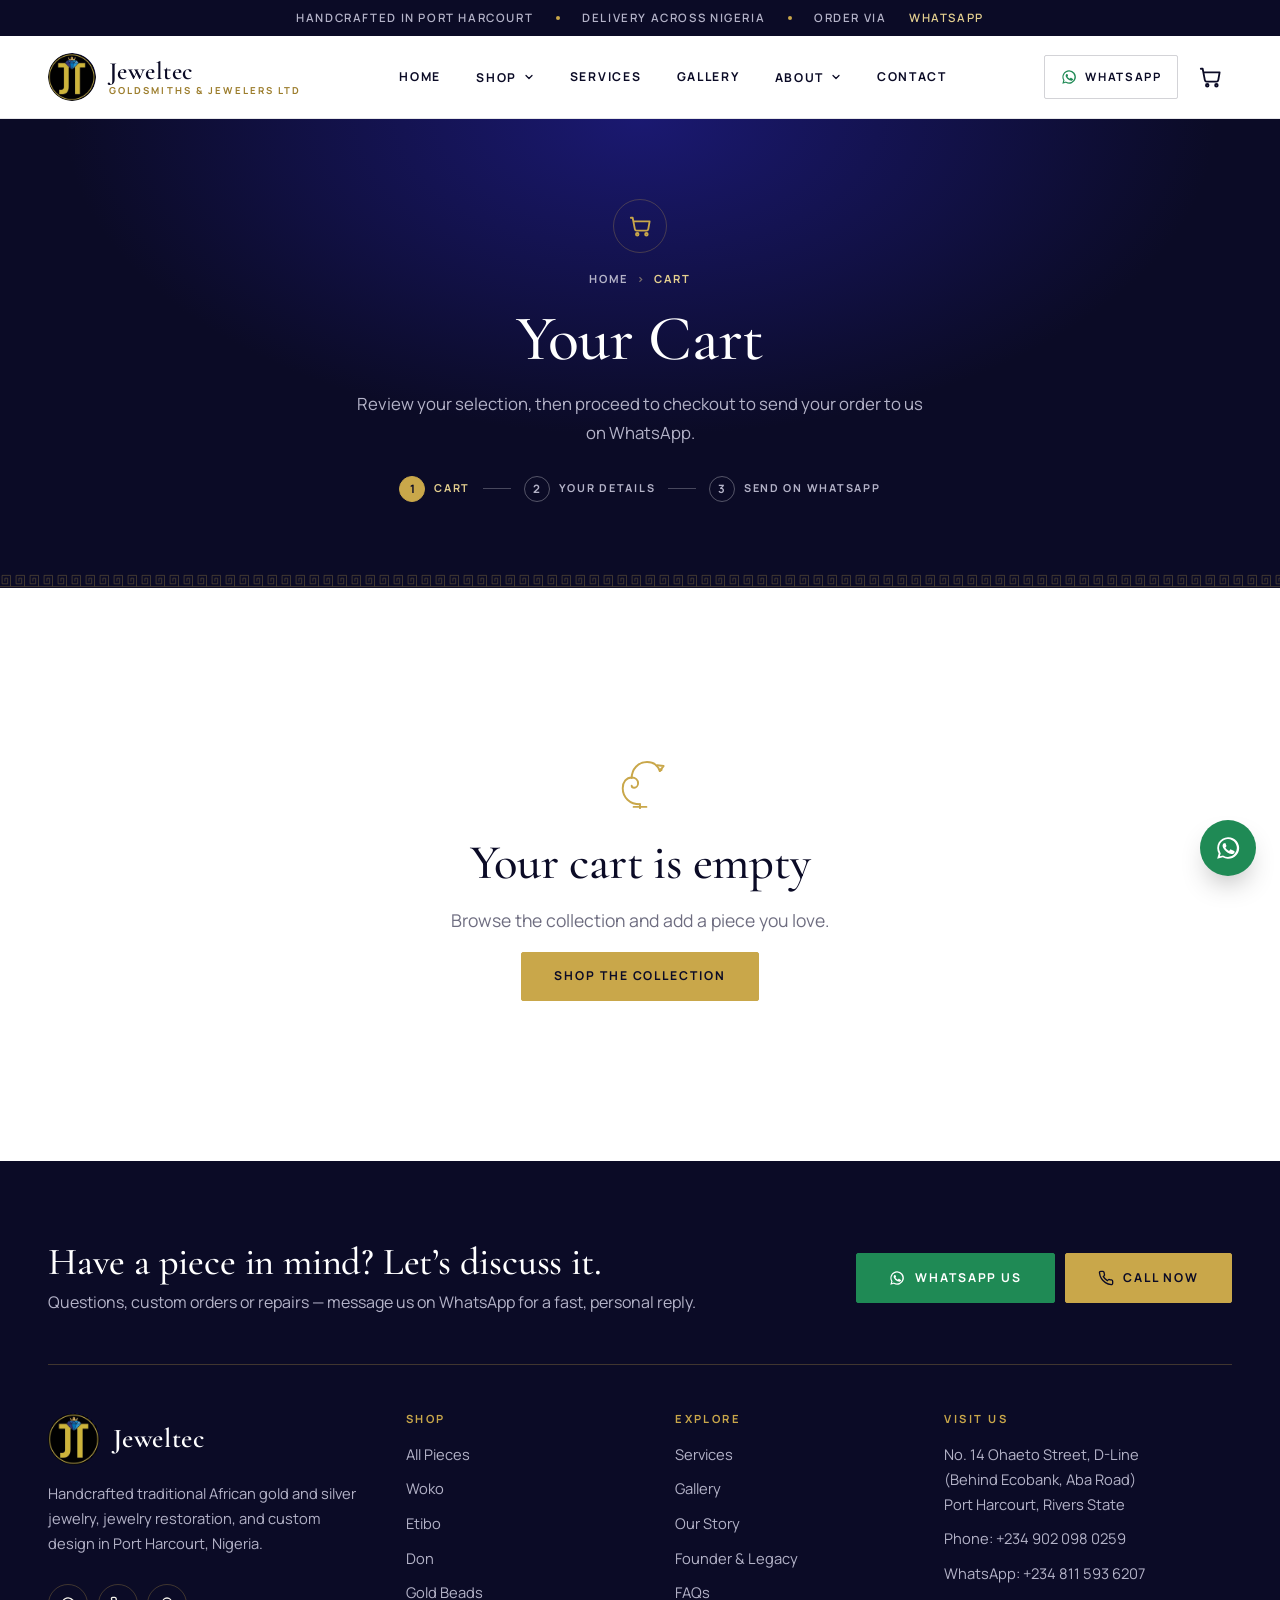
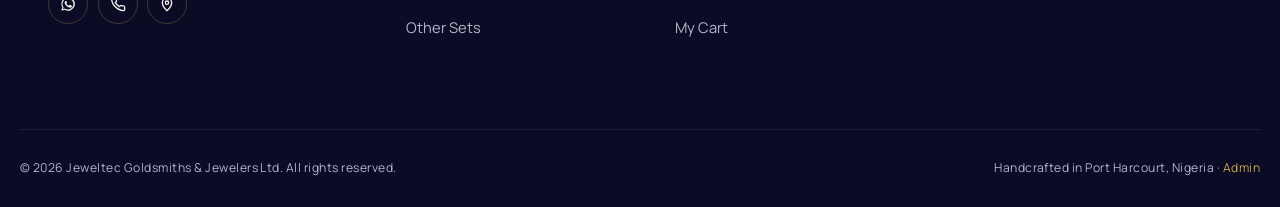
<file: jeweltec-website/cart.html>
<!DOCTYPE html>
<html lang="en">
<head>
<meta charset="UTF-8">
<meta name="viewport" content="width=device-width, initial-scale=1.0">
<title>Your Cart | Jeweltec Goldsmiths & Jewelers Ltd</title>
<meta name="description" content="Review the items in your Jeweltec cart before checking out.">
<link rel="preconnect" href="https://fonts.googleapis.com">
<link rel="preconnect" href="https://fonts.gstatic.com" crossorigin>
<link href="https://fonts.googleapis.com/css2?family=Cormorant+Garamond:ital,wght@0,400;0,500;0,600;0,700;1,400;1,500;1,600&family=Manrope:wght@400;500;600;700;800&display=swap" rel="stylesheet">
<link rel="icon" type="image/png" href="assets/images/brand/logo-badge.png">
<link rel="stylesheet" href="style.css">
</head>
<body>

<a class="skip-link" href="#main">Skip to content</a>

<div class="announce" aria-label="Announcements">
  <span>Handcrafted in Port Harcourt</span><span>Delivery across Nigeria</span><span>Order via <a href="https://wa.me/2348115936207" target="_blank" rel="noopener">WhatsApp</a></span>
</div>

<header class="site-header">
  <div class="wrap nav">
    <a href="index.html" class="nav-brand">
      <img src="assets/images/brand/logo-badge.png" alt="Jeweltec Goldsmiths &amp; Jewelers logo">
      <span class="nav-brand-text"><strong>Jeweltec</strong><span>Goldsmiths &amp; Jewelers Ltd</span></span>
    </a>
    <nav class="nav-links" aria-label="Primary">
      <a href="index.html">Home</a>
      <div class="nav-item has-menu" data-pages="products.html,product.html">
        <button class="nav-trigger" aria-expanded="false" aria-haspopup="true">Shop <svg class="chev" viewBox="0 0 24 24" fill="none" stroke="currentColor" stroke-width="2.5" stroke-linecap="round" stroke-linejoin="round"><path d="M6 9l6 6 6-6"/></svg></button>
        <div class="nav-menu nav-menu--shop">
          <a href="products.html?category=WOKO"><img src="assets/images/products/product-06.jpg" alt="" loading="lazy"><span><strong>Woko</strong><small>Ceremonial button sets</small></span></a><a href="products.html?category=ETIBO"><img src="assets/images/products/product-17.jpg" alt="" loading="lazy"><span><strong>Etibo</strong><small>Studs, chains & accents</small></span></a><a href="products.html?category=DON"><img src="assets/images/products/product-08.jpg" alt="" loading="lazy"><span><strong>Don</strong><small>Classic gold sets</small></span></a><a href="products.html?category=GOLD+BEADS"><img src="assets/images/products/product-09.jpg" alt="" loading="lazy"><span><strong>Gold Beads</strong><small>Statement bead sets</small></span></a><a href="products.html?category=OTHER+TRADITIONAL+SET"><img src="assets/images/products/product-15.jpg" alt="" loading="lazy"><span><strong>Other Sets</strong><small>Rings & regalia</small></span></a>
          <a href="products.html" class="menu-all">See every piece <svg class="arrow" viewBox="0 0 24 24" fill="none" stroke="currentColor" stroke-width="2.4" stroke-linecap="round" stroke-linejoin="round"><path d="M5 12h14M13 6l6 6-6 6"/></svg></a>
        </div>
      </div>
      <a href="services.html">Services</a>
      <a href="gallery.html">Gallery</a>
      <div class="nav-item has-menu" data-pages="about.html,legacy.html,faq.html">
        <button class="nav-trigger" aria-expanded="false" aria-haspopup="true">About <svg class="chev" viewBox="0 0 24 24" fill="none" stroke="currentColor" stroke-width="2.5" stroke-linecap="round" stroke-linejoin="round"><path d="M6 9l6 6 6-6"/></svg></button>
        <div class="nav-menu">
          <a href="about.html"><span class="mi-icon"><svg viewBox="0 0 24 24" fill="none" stroke="currentColor" stroke-width="2" stroke-linecap="round"><circle cx="12" cy="12" r="9"/><path d="M12 11v6M12 7.5v.5"/></svg></span><span><strong>Our Story</strong><small>Who we are &amp; what we stand for</small></span></a>
          <a href="legacy.html"><span class="mi-icon"><svg viewBox="0 0 24 24" fill="none" stroke="currentColor" stroke-width="2" stroke-linecap="round" stroke-linejoin="round"><path d="M3 18h18M4 18l-1-10 5 4 4-7 4 7 5-4-1 10"/></svg></span><span><strong>Founder &amp; Legacy</strong><small>The man behind the gold</small></span></a>
          <a href="faq.html"><span class="mi-icon"><svg viewBox="0 0 24 24" fill="none" stroke="currentColor" stroke-width="2" stroke-linecap="round"><circle cx="12" cy="12" r="9"/><path d="M9.5 9.5a2.5 2.5 0 1 1 3.5 2.3c-.6.3-1 .9-1 1.6v.6M12 17.5v.01"/></svg></span><span><strong>FAQs</strong><small>Ordering, payment &amp; delivery</small></span></a>
        </div>
      </div>
      <a href="contact.html">Contact</a>
    </nav>
    <div class="nav-actions">
      <a href="https://wa.me/2348115936207" target="_blank" rel="noopener" class="nav-whatsapp" aria-label="Chat on WhatsApp"><svg viewBox="0 0 24 24" fill="currentColor"><path d="M12 2a10 10 0 0 0-8.6 15L2 22l5.2-1.4A10 10 0 1 0 12 2zm0 18.2a8.2 8.2 0 0 1-4.2-1.1l-.3-.2-3 .8.8-2.9-.2-.3A8.2 8.2 0 1 1 12 20.2zm4.5-6.1c-.2-.1-1.5-.7-1.7-.8-.2-.1-.4-.1-.6.1-.2.2-.7.8-.8 1-.2.2-.3.2-.5.1-.2-.1-1-.4-1.9-1.2-.7-.6-1.2-1.4-1.3-1.6-.1-.2 0-.4.1-.5l.4-.4c.1-.1.2-.3.3-.4.1-.2 0-.3 0-.5s-.6-1.5-.8-2c-.2-.5-.4-.4-.6-.4h-.5c-.2 0-.5.1-.7.3-.2.2-.9.9-.9 2.2s1 2.5 1.1 2.7c.1.2 1.9 3 4.7 4.1.7.3 1.2.5 1.6.6.7.2 1.3.2 1.8.1.5-.1 1.5-.6 1.7-1.2.2-.6.2-1.1.2-1.2-.1-.2-.3-.2-.6-.4z"/></svg><span>WhatsApp</span></a>
      <a href="cart.html" class="cart-icon-link" aria-label="View cart">
        <svg viewBox="0 0 24 24" fill="none" stroke="currentColor" stroke-width="2" stroke-linecap="round" stroke-linejoin="round"><circle cx="9" cy="21" r="1.4"/><circle cx="19" cy="21" r="1.4"/><path d="M2 3h2l2.4 12.4A2 2 0 0 0 8.4 17H19a2 2 0 0 0 2-1.6L22.5 7H5.1"/></svg>
        <span class="cart-count">0</span>
      </a>
      <button class="nav-toggle" aria-label="Open menu" aria-expanded="false">
        <span></span><span></span><span></span>
      </button>
    </div>
  </div>
  <div class="mobile-nav-panel">
    <p class="m-label">Menu</p>
    <div class="m-tiles">
      <a class="m-tile" href="index.html"><svg viewBox="0 0 24 24" fill="none" stroke="currentColor" stroke-width="2" stroke-linecap="round" stroke-linejoin="round"><path d="M3 11l9-7 9 7v9a1 1 0 0 1-1 1h-5v-6h-6v6H4a1 1 0 0 1-1-1z"/></svg>Home</a>
      <a class="m-tile" href="products.html"><svg viewBox="0 0 24 24" fill="none" stroke="currentColor" stroke-width="2" stroke-linecap="round" stroke-linejoin="round"><path d="M6 3h12l3 6-9 12L3 9z"/><path d="M3 9h18M9 3l3 6 3-6M12 9v12"/></svg>Shop All</a>
      <a class="m-tile" href="services.html"><svg viewBox="0 0 24 24" fill="none" stroke="currentColor" stroke-width="2" stroke-linecap="round" stroke-linejoin="round"><path d="M14.7 6.3a4 4 0 0 0-5.4 5.4L3 18v3h3l6.3-6.3a4 4 0 0 0 5.4-5.4l-2.6 2.6-2.4-.6-.6-2.4z"/></svg>Services</a>
      <a class="m-tile" href="gallery.html"><svg viewBox="0 0 24 24" fill="none" stroke="currentColor" stroke-width="2" stroke-linecap="round" stroke-linejoin="round"><rect x="3" y="3" width="18" height="18" rx="3"/><circle cx="9" cy="9" r="2"/><path d="M21 15l-5-5L5 21"/></svg>Gallery</a>
      <a class="m-tile" href="about.html"><svg viewBox="0 0 24 24" fill="none" stroke="currentColor" stroke-width="2" stroke-linecap="round"><circle cx="12" cy="12" r="9"/><path d="M12 11v6M12 7.5v.5"/></svg>Our Story</a>
      <a class="m-tile" href="legacy.html"><svg viewBox="0 0 24 24" fill="none" stroke="currentColor" stroke-width="2" stroke-linecap="round" stroke-linejoin="round"><path d="M3 18h18M4 18l-1-10 5 4 4-7 4 7 5-4-1 10"/></svg>Founder &amp; Legacy</a>
      <a class="m-tile" href="faq.html"><svg viewBox="0 0 24 24" fill="none" stroke="currentColor" stroke-width="2" stroke-linecap="round"><circle cx="12" cy="12" r="9"/><path d="M9.5 9.5a2.5 2.5 0 1 1 3.5 2.3c-.6.3-1 .9-1 1.6v.6M12 17.5v.01"/></svg>FAQs</a>
      <a class="m-tile" href="contact.html"><svg viewBox="0 0 24 24" fill="none" stroke="currentColor" stroke-width="2" stroke-linecap="round" stroke-linejoin="round"><rect x="3" y="5" width="18" height="14" rx="2"/><path d="M3 7l9 6 9-6"/></svg>Contact</a>
    </div>
    <p class="m-label">Shop by category</p>
    <div class="m-chips">
      <a href="products.html?category=WOKO">Woko</a><a href="products.html?category=ETIBO">Etibo</a><a href="products.html?category=DON">Don</a><a href="products.html?category=GOLD+BEADS">Gold Beads</a><a href="products.html?category=OTHER+TRADITIONAL+SET">Other Sets</a>
    </div>
    <div class="m-contact">
      <a href="https://wa.me/2348115936207" target="_blank" rel="noopener" class="btn btn--whatsapp btn--block"><svg viewBox="0 0 24 24" fill="currentColor"><path d="M12 2a10 10 0 0 0-8.6 15L2 22l5.2-1.4A10 10 0 1 0 12 2zm0 18.2a8.2 8.2 0 0 1-4.2-1.1l-.3-.2-3 .8.8-2.9-.2-.3A8.2 8.2 0 1 1 12 20.2zm4.5-6.1c-.2-.1-1.5-.7-1.7-.8-.2-.1-.4-.1-.6.1-.2.2-.7.8-.8 1-.2.2-.3.2-.5.1-.2-.1-1-.4-1.9-1.2-.7-.6-1.2-1.4-1.3-1.6-.1-.2 0-.4.1-.5l.4-.4c.1-.1.2-.3.3-.4.1-.2 0-.3 0-.5s-.6-1.5-.8-2c-.2-.5-.4-.4-.6-.4h-.5c-.2 0-.5.1-.7.3-.2.2-.9.9-.9 2.2s1 2.5 1.1 2.7c.1.2 1.9 3 4.7 4.1.7.3 1.2.5 1.6.6.7.2 1.3.2 1.8.1.5-.1 1.5-.6 1.7-1.2.2-.6.2-1.1.2-1.2-.1-.2-.3-.2-.6-.4z"/></svg> Chat on WhatsApp</a>
      <a href="tel:+2349020980259" class="btn btn--outline-light btn--block"><svg viewBox="0 0 24 24" fill="none" stroke="currentColor" stroke-width="2"><path d="M22 16.9v3a2 2 0 0 1-2.2 2 19.8 19.8 0 0 1-8.6-3 19.5 19.5 0 0 1-6-6 19.8 19.8 0 0 1-3-8.7A2 2 0 0 1 4.1 2h3a2 2 0 0 1 2 1.7c.1 1 .3 2 .6 3a2 2 0 0 1-.5 2L8 10a16 16 0 0 0 6 6l1.3-1.2a2 2 0 0 1 2-.5c1 .3 2 .5 3 .6a2 2 0 0 1 1.7 2z"/></svg> Call +234 902 098 0259</a>
    </div>
  </div>
</header>

<main id="main">

  <section class="page-header">
    <span class="ph-shape ph-shape--1" aria-hidden="true"></span><span class="ph-shape ph-shape--2" aria-hidden="true"></span>
    <div class="wrap">
      <span class="ph-icon" aria-hidden="true"><svg viewBox="0 0 24 24" fill="none" stroke="currentColor" stroke-width="2" stroke-linecap="round" stroke-linejoin="round"><circle cx="9" cy="21" r="1.4"/><circle cx="19" cy="21" r="1.4"/><path d="M2 3h2l2.4 12.4A2 2 0 0 0 8.4 17H19a2 2 0 0 0 2-1.6L22.5 7H5.1"/></svg></span>
      <div class="breadcrumb"><a href="index.html">Home</a> <span aria-hidden="true">›</span> Cart</div>
      <h1>Your Cart</h1>
      <p>Review your selection, then proceed to checkout to send your order to us on WhatsApp.</p>
      <div class="checkout-steps" aria-label="Order progress">
        <span class="is-current"><b>1</b>Cart</span><i></i><span class=""><b>2</b>Your details</span><i></i><span><b>3</b>Send on WhatsApp</span>
      </div>
    </div>
  </section>

  <section class="section-sm">
    <div class="wrap" id="cart-root">
      <!-- populated by script below -->
    </div>
  </section>

</main>

<footer class="site-footer">
  <div class="wrap">
    <div class="footer-cta">
      <div>
        <h3>Have a piece in mind? Let&rsquo;s discuss it.</h3>
        <p>Questions, custom orders or repairs &mdash; message us on WhatsApp for a fast, personal reply.</p>
      </div>
      <div class="btn-row">
        <a href="https://wa.me/2348115936207" target="_blank" rel="noopener" class="btn btn--whatsapp"><svg viewBox="0 0 24 24" fill="currentColor"><path d="M12 2a10 10 0 0 0-8.6 15L2 22l5.2-1.4A10 10 0 1 0 12 2zm0 18.2a8.2 8.2 0 0 1-4.2-1.1l-.3-.2-3 .8.8-2.9-.2-.3A8.2 8.2 0 1 1 12 20.2zm4.5-6.1c-.2-.1-1.5-.7-1.7-.8-.2-.1-.4-.1-.6.1-.2.2-.7.8-.8 1-.2.2-.3.2-.5.1-.2-.1-1-.4-1.9-1.2-.7-.6-1.2-1.4-1.3-1.6-.1-.2 0-.4.1-.5l.4-.4c.1-.1.2-.3.3-.4.1-.2 0-.3 0-.5s-.6-1.5-.8-2c-.2-.5-.4-.4-.6-.4h-.5c-.2 0-.5.1-.7.3-.2.2-.9.9-.9 2.2s1 2.5 1.1 2.7c.1.2 1.9 3 4.7 4.1.7.3 1.2.5 1.6.6.7.2 1.3.2 1.8.1.5-.1 1.5-.6 1.7-1.2.2-.6.2-1.1.2-1.2-.1-.2-.3-.2-.6-.4z"/></svg> WhatsApp Us</a>
        <a href="tel:+2349020980259" class="btn btn--gold"><svg viewBox="0 0 24 24" fill="none" stroke="currentColor" stroke-width="2"><path d="M22 16.9v3a2 2 0 0 1-2.2 2 19.8 19.8 0 0 1-8.6-3 19.5 19.5 0 0 1-6-6 19.8 19.8 0 0 1-3-8.7A2 2 0 0 1 4.1 2h3a2 2 0 0 1 2 1.7c.1 1 .3 2 .6 3a2 2 0 0 1-.5 2L8 10a16 16 0 0 0 6 6l1.3-1.2a2 2 0 0 1 2-.5c1 .3 2 .5 3 .6a2 2 0 0 1 1.7 2z"/></svg> Call Now</a>
      </div>
    </div>
  </div>
  <div class="wrap footer-grid">
    <div class="footer-col">
      <div class="footer-brand">
        <img src="assets/images/brand/logo-badge.png" alt="Jeweltec logo">
        <strong>Jeweltec</strong>
      </div>
      <p>Handcrafted traditional African gold and silver jewelry, jewelry restoration, and custom design in Port Harcourt, Nigeria.</p>
      <div class="footer-social">
        <a href="https://wa.me/2348115936207" target="_blank" rel="noopener" aria-label="WhatsApp"><svg viewBox="0 0 24 24" fill="currentColor"><path d="M12 2a10 10 0 0 0-8.6 15L2 22l5.2-1.4A10 10 0 1 0 12 2zm0 18.2a8.2 8.2 0 0 1-4.2-1.1l-.3-.2-3 .8.8-2.9-.2-.3A8.2 8.2 0 1 1 12 20.2zm4.5-6.1c-.2-.1-1.5-.7-1.7-.8-.2-.1-.4-.1-.6.1-.2.2-.7.8-.8 1-.2.2-.3.2-.5.1-.2-.1-1-.4-1.9-1.2-.7-.6-1.2-1.4-1.3-1.6-.1-.2 0-.4.1-.5l.4-.4c.1-.1.2-.3.3-.4.1-.2 0-.3 0-.5s-.6-1.5-.8-2c-.2-.5-.4-.4-.6-.4h-.5c-.2 0-.5.1-.7.3-.2.2-.9.9-.9 2.2s1 2.5 1.1 2.7c.1.2 1.9 3 4.7 4.1.7.3 1.2.5 1.6.6.7.2 1.3.2 1.8.1.5-.1 1.5-.6 1.7-1.2.2-.6.2-1.1.2-1.2-.1-.2-.3-.2-.6-.4z"/></svg></a>
        <a href="tel:+2349020980259" aria-label="Call Jeweltec"><svg viewBox="0 0 24 24" fill="none" stroke="currentColor" stroke-width="2"><path d="M22 16.9v3a2 2 0 0 1-2.2 2 19.8 19.8 0 0 1-8.6-3 19.5 19.5 0 0 1-6-6 19.8 19.8 0 0 1-3-8.7A2 2 0 0 1 4.1 2h3a2 2 0 0 1 2 1.7c.1 1 .3 2 .6 3a2 2 0 0 1-.5 2L8 10a16 16 0 0 0 6 6l1.3-1.2a2 2 0 0 1 2-.5c1 .3 2 .5 3 .6a2 2 0 0 1 1.7 2z"/></svg></a>
        <a href="contact.html" aria-label="Find our showroom"><svg viewBox="0 0 24 24" fill="none" stroke="currentColor" stroke-width="2" stroke-linecap="round" stroke-linejoin="round"><path d="M12 22s7-6.5 7-12a7 7 0 0 0-14 0c0 5.5 7 12 7 12z"/><circle cx="12" cy="10" r="2.5"/></svg></a>
      </div>
    </div>
    <div class="footer-col">
      <h4>Shop</h4>
      <ul>
        <li><a href="products.html">All Pieces</a></li>
        <li><a href="products.html?category=WOKO">Woko</a></li><li><a href="products.html?category=ETIBO">Etibo</a></li><li><a href="products.html?category=DON">Don</a></li><li><a href="products.html?category=GOLD+BEADS">Gold Beads</a></li><li><a href="products.html?category=OTHER+TRADITIONAL+SET">Other Sets</a></li>
      </ul>
    </div>
    <div class="footer-col">
      <h4>Explore</h4>
      <ul>
        <li><a href="services.html">Services</a></li>
        <li><a href="gallery.html">Gallery</a></li>
        <li><a href="about.html">Our Story</a></li>
        <li><a href="legacy.html">Founder &amp; Legacy</a></li>
        <li><a href="faq.html">FAQs</a></li>
        <li><a href="cart.html">My Cart</a></li>
      </ul>
    </div>
    <div class="footer-col">
      <h4>Visit Us</h4>
      <ul>
        <li>No. 14 Ohaeto Street, D-Line<br>(Behind Ecobank, Aba Road)<br>Port Harcourt, Rivers State</li>
        <li><a href="tel:+2349020980259">Phone: +234 902 098 0259</a></li>
        <li><a href="https://wa.me/2348115936207" target="_blank" rel="noopener">WhatsApp: +234 811 593 6207</a></li>
      </ul>
    </div>
  </div>
  <div class="wrap footer-bottom">
    <span>&copy; 2026 Jeweltec Goldsmiths &amp; Jewelers Ltd. All rights reserved.</span>
    <span>Handcrafted in Port Harcourt, Nigeria &middot; <a href="admin.html">Admin</a></span>
  </div>
</footer>

<a href="https://wa.me/2348115936207" target="_blank" rel="noopener" class="fab-whatsapp" aria-label="Chat with us on WhatsApp"><svg viewBox="0 0 24 24" fill="currentColor"><path d="M12 2a10 10 0 0 0-8.6 15L2 22l5.2-1.4A10 10 0 1 0 12 2zm0 18.2a8.2 8.2 0 0 1-4.2-1.1l-.3-.2-3 .8.8-2.9-.2-.3A8.2 8.2 0 1 1 12 20.2zm4.5-6.1c-.2-.1-1.5-.7-1.7-.8-.2-.1-.4-.1-.6.1-.2.2-.7.8-.8 1-.2.2-.3.2-.5.1-.2-.1-1-.4-1.9-1.2-.7-.6-1.2-1.4-1.3-1.6-.1-.2 0-.4.1-.5l.4-.4c.1-.1.2-.3.3-.4.1-.2 0-.3 0-.5s-.6-1.5-.8-2c-.2-.5-.4-.4-.6-.4h-.5c-.2 0-.5.1-.7.3-.2.2-.9.9-.9 2.2s1 2.5 1.1 2.7c.1.2 1.9 3 4.7 4.1.7.3 1.2.5 1.6.6.7.2 1.3.2 1.8.1.5-.1 1.5-.6 1.7-1.2.2-.6.2-1.1.2-1.2-.1-.2-.3-.2-.6-.4z"/></svg><span>Chat with us</span></a>
<button class="to-top" aria-label="Back to top"><svg viewBox="0 0 24 24" fill="none" stroke="currentColor" stroke-width="2.6" stroke-linecap="round" stroke-linejoin="round"><path d="M12 19V5M5 12l7-7 7 7"/></svg></button>

<nav class="tabbar" aria-label="Quick navigation">
  <a href="index.html"><svg viewBox="0 0 24 24" fill="none" stroke="currentColor" stroke-width="2" stroke-linecap="round" stroke-linejoin="round"><path d="M3 11l9-7 9 7v9a1 1 0 0 1-1 1h-5v-6h-6v6H4a1 1 0 0 1-1-1z"/></svg>Home</a>
  <a href="products.html"><svg viewBox="0 0 24 24" fill="none" stroke="currentColor" stroke-width="2" stroke-linecap="round" stroke-linejoin="round"><path d="M6 3h12l3 6-9 12L3 9z"/><path d="M3 9h18M9 3l3 6 3-6M12 9v12"/></svg>Shop</a>
  <a href="https://wa.me/2348115936207" target="_blank" rel="noopener" class="tab-wa"><span class="wa-bubble"><svg viewBox="0 0 24 24" fill="currentColor"><path d="M12 2a10 10 0 0 0-8.6 15L2 22l5.2-1.4A10 10 0 1 0 12 2zm0 18.2a8.2 8.2 0 0 1-4.2-1.1l-.3-.2-3 .8.8-2.9-.2-.3A8.2 8.2 0 1 1 12 20.2zm4.5-6.1c-.2-.1-1.5-.7-1.7-.8-.2-.1-.4-.1-.6.1-.2.2-.7.8-.8 1-.2.2-.3.2-.5.1-.2-.1-1-.4-1.9-1.2-.7-.6-1.2-1.4-1.3-1.6-.1-.2 0-.4.1-.5l.4-.4c.1-.1.2-.3.3-.4.1-.2 0-.3 0-.5s-.6-1.5-.8-2c-.2-.5-.4-.4-.6-.4h-.5c-.2 0-.5.1-.7.3-.2.2-.9.9-.9 2.2s1 2.5 1.1 2.7c.1.2 1.9 3 4.7 4.1.7.3 1.2.5 1.6.6.7.2 1.3.2 1.8.1.5-.1 1.5-.6 1.7-1.2.2-.6.2-1.1.2-1.2-.1-.2-.3-.2-.6-.4z"/></svg></span>Chat</a>
  <a href="services.html"><svg viewBox="0 0 24 24" fill="none" stroke="currentColor" stroke-width="2" stroke-linecap="round" stroke-linejoin="round"><path d="M14.7 6.3a4 4 0 0 0-5.4 5.4L3 18v3h3l6.3-6.3a4 4 0 0 0 5.4-5.4l-2.6 2.6-2.4-.6-.6-2.4z"/></svg>Services</a>
  <a href="cart.html"><svg viewBox="0 0 24 24" fill="none" stroke="currentColor" stroke-width="2" stroke-linecap="round" stroke-linejoin="round"><circle cx="9" cy="21" r="1.4"/><circle cx="19" cy="21" r="1.4"/><path d="M2 3h2l2.4 12.4A2 2 0 0 0 8.4 17H19a2 2 0 0 0 2-1.6L22.5 7H5.1"/></svg><span class="cart-count">0</span>Cart</a>
</nav>

<script src="assets/js/products-data.js"></script>
<script src="assets/js/script.js"></script>
<script>
  /* ---------------------------------------------------------------------
     CART PAGE
     Renders the cart table + order summary from Local Storage on every
     load, and re-renders after an item is removed.
     ------------------------------------------------------------------- */
  function renderCartPage() {
    const items = getCartDetailed();
    const root = document.getElementById("cart-root");

    if (!items.length) {
      root.innerHTML = `
        <div class="cart-empty reveal">
          <span class="sankofa-mark">${sankofaSVG()}</span>
          <h2>Your cart is empty</h2>
          <p class="lede">Browse the collection and add a piece you love.</p>
          <a href="products.html" class="btn btn--gold">Shop the Collection</a>
        </div>`;
      return;
    }

    const rows = items.map(item => `
      <tr class="cart-row" data-id="${item.id}">
        <td>
          <div class="cart-item">
            <img src="${item.image}" alt="${item.name}">
            <div>
              <a href="product.html?id=${item.id}" class="cart-item-name">${item.name}</a>
              <div class="cart-item-cat">${item.category}</div>
              <button class="remove-btn" data-remove="${item.id}">Remove</button>
            </div>
          </div>
        </td>
        <td>${formatNaira(item.price)}</td>
        <td class="price-cell">${formatNaira(item.price)}</td>
      </tr>`).join("");

    const total = getCartTotal();

    root.innerHTML = `
      <div class="cart-layout">
        <div>
          <table class="cart-table">
            <thead>
              <tr><th>Product</th><th>Price</th></tr>
            </thead>
            <tbody>${rows}</tbody>
          </table>
          <div style="margin-top: var(--space-md);">
            <a href="products.html" class="btn btn--ghost">← Continue Shopping</a>
          </div>
        </div>

        <aside class="summary-card">
          <h3>Order Summary</h3>
          <div class="summary-row"><span>Subtotal</span><span>${formatNaira(total)}</span></div>
          <div class="summary-row"><span>Delivery</span><span>Confirmed on WhatsApp</span></div>
          <div class="summary-row total"><span>Total</span><span>${formatNaira(total)}</span></div>
          <a href="checkout.html" class="btn btn--gold btn--block" style="margin-top: var(--space-md);">Proceed to Checkout</a>
          <p class="summary-note">No online payment is taken. You'll confirm your order and payment method directly with our team on WhatsApp.</p>
        </aside>
      </div>`;

    // Wire up remove controls
    root.querySelectorAll("[data-remove]").forEach(btn => {
      btn.addEventListener("click", () => {
        removeFromCart(btn.dataset.remove);
        renderCartPage();
      });
    });
  }

  renderCartPage();
</script>
</body>
</html>
</file>
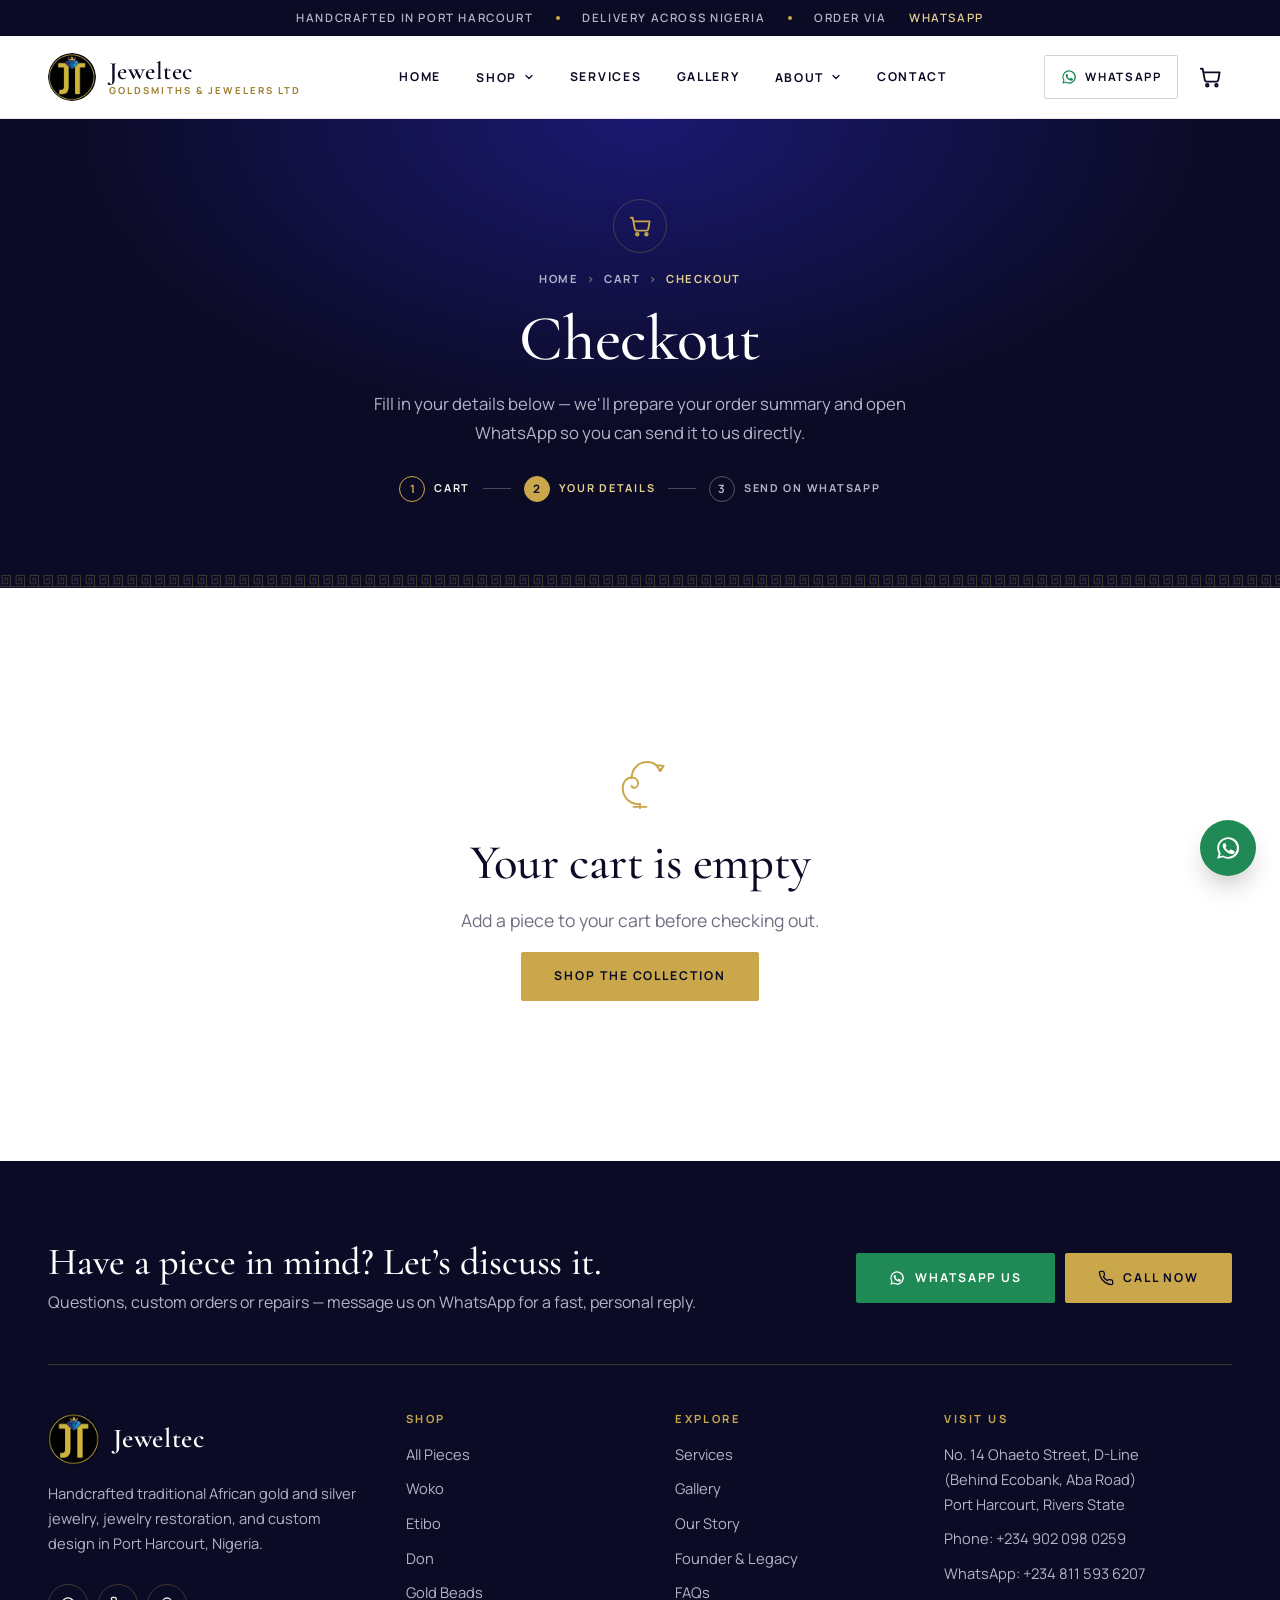
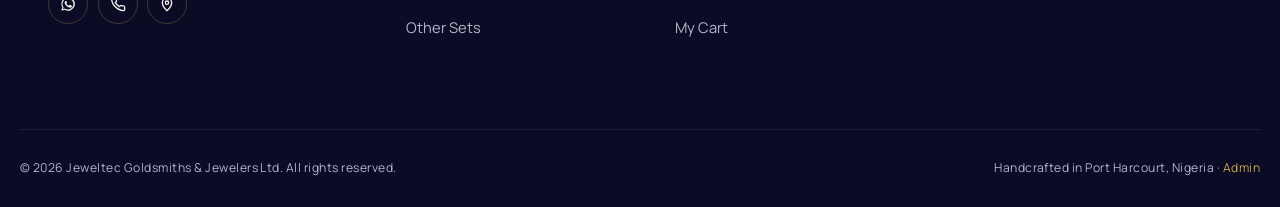
<file: jeweltec-website/checkout.html>
<!DOCTYPE html>
<html lang="en">
<head>
<meta charset="UTF-8">
<meta name="viewport" content="width=device-width, initial-scale=1.0">
<title>Checkout | Jeweltec Goldsmiths & Jewelers Ltd</title>
<meta name="description" content="Confirm your order details and send them directly to Jeweltec Goldsmiths & Jewelers Ltd on WhatsApp.">
<link rel="preconnect" href="https://fonts.googleapis.com">
<link rel="preconnect" href="https://fonts.gstatic.com" crossorigin>
<link href="https://fonts.googleapis.com/css2?family=Cormorant+Garamond:ital,wght@0,400;0,500;0,600;0,700;1,400;1,500;1,600&family=Manrope:wght@400;500;600;700;800&display=swap" rel="stylesheet">
<link rel="icon" type="image/png" href="assets/images/brand/logo-badge.png">
<link rel="stylesheet" href="style.css">
</head>
<body>

<a class="skip-link" href="#main">Skip to content</a>

<div class="announce" aria-label="Announcements">
  <span>Handcrafted in Port Harcourt</span><span>Delivery across Nigeria</span><span>Order via <a href="https://wa.me/2348115936207" target="_blank" rel="noopener">WhatsApp</a></span>
</div>

<header class="site-header">
  <div class="wrap nav">
    <a href="index.html" class="nav-brand">
      <img src="assets/images/brand/logo-badge.png" alt="Jeweltec Goldsmiths &amp; Jewelers logo">
      <span class="nav-brand-text"><strong>Jeweltec</strong><span>Goldsmiths &amp; Jewelers Ltd</span></span>
    </a>
    <nav class="nav-links" aria-label="Primary">
      <a href="index.html">Home</a>
      <div class="nav-item has-menu" data-pages="products.html,product.html">
        <button class="nav-trigger" aria-expanded="false" aria-haspopup="true">Shop <svg class="chev" viewBox="0 0 24 24" fill="none" stroke="currentColor" stroke-width="2.5" stroke-linecap="round" stroke-linejoin="round"><path d="M6 9l6 6 6-6"/></svg></button>
        <div class="nav-menu nav-menu--shop">
          <a href="products.html?category=WOKO"><img src="assets/images/products/product-06.jpg" alt="" loading="lazy"><span><strong>Woko</strong><small>Ceremonial button sets</small></span></a><a href="products.html?category=ETIBO"><img src="assets/images/products/product-17.jpg" alt="" loading="lazy"><span><strong>Etibo</strong><small>Studs, chains & accents</small></span></a><a href="products.html?category=DON"><img src="assets/images/products/product-08.jpg" alt="" loading="lazy"><span><strong>Don</strong><small>Classic gold sets</small></span></a><a href="products.html?category=GOLD+BEADS"><img src="assets/images/products/product-09.jpg" alt="" loading="lazy"><span><strong>Gold Beads</strong><small>Statement bead sets</small></span></a><a href="products.html?category=OTHER+TRADITIONAL+SET"><img src="assets/images/products/product-15.jpg" alt="" loading="lazy"><span><strong>Other Sets</strong><small>Rings & regalia</small></span></a>
          <a href="products.html" class="menu-all">See every piece <svg class="arrow" viewBox="0 0 24 24" fill="none" stroke="currentColor" stroke-width="2.4" stroke-linecap="round" stroke-linejoin="round"><path d="M5 12h14M13 6l6 6-6 6"/></svg></a>
        </div>
      </div>
      <a href="services.html">Services</a>
      <a href="gallery.html">Gallery</a>
      <div class="nav-item has-menu" data-pages="about.html,legacy.html,faq.html">
        <button class="nav-trigger" aria-expanded="false" aria-haspopup="true">About <svg class="chev" viewBox="0 0 24 24" fill="none" stroke="currentColor" stroke-width="2.5" stroke-linecap="round" stroke-linejoin="round"><path d="M6 9l6 6 6-6"/></svg></button>
        <div class="nav-menu">
          <a href="about.html"><span class="mi-icon"><svg viewBox="0 0 24 24" fill="none" stroke="currentColor" stroke-width="2" stroke-linecap="round"><circle cx="12" cy="12" r="9"/><path d="M12 11v6M12 7.5v.5"/></svg></span><span><strong>Our Story</strong><small>Who we are &amp; what we stand for</small></span></a>
          <a href="legacy.html"><span class="mi-icon"><svg viewBox="0 0 24 24" fill="none" stroke="currentColor" stroke-width="2" stroke-linecap="round" stroke-linejoin="round"><path d="M3 18h18M4 18l-1-10 5 4 4-7 4 7 5-4-1 10"/></svg></span><span><strong>Founder &amp; Legacy</strong><small>The man behind the gold</small></span></a>
          <a href="faq.html"><span class="mi-icon"><svg viewBox="0 0 24 24" fill="none" stroke="currentColor" stroke-width="2" stroke-linecap="round"><circle cx="12" cy="12" r="9"/><path d="M9.5 9.5a2.5 2.5 0 1 1 3.5 2.3c-.6.3-1 .9-1 1.6v.6M12 17.5v.01"/></svg></span><span><strong>FAQs</strong><small>Ordering, payment &amp; delivery</small></span></a>
        </div>
      </div>
      <a href="contact.html">Contact</a>
    </nav>
    <div class="nav-actions">
      <a href="https://wa.me/2348115936207" target="_blank" rel="noopener" class="nav-whatsapp" aria-label="Chat on WhatsApp"><svg viewBox="0 0 24 24" fill="currentColor"><path d="M12 2a10 10 0 0 0-8.6 15L2 22l5.2-1.4A10 10 0 1 0 12 2zm0 18.2a8.2 8.2 0 0 1-4.2-1.1l-.3-.2-3 .8.8-2.9-.2-.3A8.2 8.2 0 1 1 12 20.2zm4.5-6.1c-.2-.1-1.5-.7-1.7-.8-.2-.1-.4-.1-.6.1-.2.2-.7.8-.8 1-.2.2-.3.2-.5.1-.2-.1-1-.4-1.9-1.2-.7-.6-1.2-1.4-1.3-1.6-.1-.2 0-.4.1-.5l.4-.4c.1-.1.2-.3.3-.4.1-.2 0-.3 0-.5s-.6-1.5-.8-2c-.2-.5-.4-.4-.6-.4h-.5c-.2 0-.5.1-.7.3-.2.2-.9.9-.9 2.2s1 2.5 1.1 2.7c.1.2 1.9 3 4.7 4.1.7.3 1.2.5 1.6.6.7.2 1.3.2 1.8.1.5-.1 1.5-.6 1.7-1.2.2-.6.2-1.1.2-1.2-.1-.2-.3-.2-.6-.4z"/></svg><span>WhatsApp</span></a>
      <a href="cart.html" class="cart-icon-link" aria-label="View cart">
        <svg viewBox="0 0 24 24" fill="none" stroke="currentColor" stroke-width="2" stroke-linecap="round" stroke-linejoin="round"><circle cx="9" cy="21" r="1.4"/><circle cx="19" cy="21" r="1.4"/><path d="M2 3h2l2.4 12.4A2 2 0 0 0 8.4 17H19a2 2 0 0 0 2-1.6L22.5 7H5.1"/></svg>
        <span class="cart-count">0</span>
      </a>
      <button class="nav-toggle" aria-label="Open menu" aria-expanded="false">
        <span></span><span></span><span></span>
      </button>
    </div>
  </div>
  <div class="mobile-nav-panel">
    <p class="m-label">Menu</p>
    <div class="m-tiles">
      <a class="m-tile" href="index.html"><svg viewBox="0 0 24 24" fill="none" stroke="currentColor" stroke-width="2" stroke-linecap="round" stroke-linejoin="round"><path d="M3 11l9-7 9 7v9a1 1 0 0 1-1 1h-5v-6h-6v6H4a1 1 0 0 1-1-1z"/></svg>Home</a>
      <a class="m-tile" href="products.html"><svg viewBox="0 0 24 24" fill="none" stroke="currentColor" stroke-width="2" stroke-linecap="round" stroke-linejoin="round"><path d="M6 3h12l3 6-9 12L3 9z"/><path d="M3 9h18M9 3l3 6 3-6M12 9v12"/></svg>Shop All</a>
      <a class="m-tile" href="services.html"><svg viewBox="0 0 24 24" fill="none" stroke="currentColor" stroke-width="2" stroke-linecap="round" stroke-linejoin="round"><path d="M14.7 6.3a4 4 0 0 0-5.4 5.4L3 18v3h3l6.3-6.3a4 4 0 0 0 5.4-5.4l-2.6 2.6-2.4-.6-.6-2.4z"/></svg>Services</a>
      <a class="m-tile" href="gallery.html"><svg viewBox="0 0 24 24" fill="none" stroke="currentColor" stroke-width="2" stroke-linecap="round" stroke-linejoin="round"><rect x="3" y="3" width="18" height="18" rx="3"/><circle cx="9" cy="9" r="2"/><path d="M21 15l-5-5L5 21"/></svg>Gallery</a>
      <a class="m-tile" href="about.html"><svg viewBox="0 0 24 24" fill="none" stroke="currentColor" stroke-width="2" stroke-linecap="round"><circle cx="12" cy="12" r="9"/><path d="M12 11v6M12 7.5v.5"/></svg>Our Story</a>
      <a class="m-tile" href="legacy.html"><svg viewBox="0 0 24 24" fill="none" stroke="currentColor" stroke-width="2" stroke-linecap="round" stroke-linejoin="round"><path d="M3 18h18M4 18l-1-10 5 4 4-7 4 7 5-4-1 10"/></svg>Founder &amp; Legacy</a>
      <a class="m-tile" href="faq.html"><svg viewBox="0 0 24 24" fill="none" stroke="currentColor" stroke-width="2" stroke-linecap="round"><circle cx="12" cy="12" r="9"/><path d="M9.5 9.5a2.5 2.5 0 1 1 3.5 2.3c-.6.3-1 .9-1 1.6v.6M12 17.5v.01"/></svg>FAQs</a>
      <a class="m-tile" href="contact.html"><svg viewBox="0 0 24 24" fill="none" stroke="currentColor" stroke-width="2" stroke-linecap="round" stroke-linejoin="round"><rect x="3" y="5" width="18" height="14" rx="2"/><path d="M3 7l9 6 9-6"/></svg>Contact</a>
    </div>
    <p class="m-label">Shop by category</p>
    <div class="m-chips">
      <a href="products.html?category=WOKO">Woko</a><a href="products.html?category=ETIBO">Etibo</a><a href="products.html?category=DON">Don</a><a href="products.html?category=GOLD+BEADS">Gold Beads</a><a href="products.html?category=OTHER+TRADITIONAL+SET">Other Sets</a>
    </div>
    <div class="m-contact">
      <a href="https://wa.me/2348115936207" target="_blank" rel="noopener" class="btn btn--whatsapp btn--block"><svg viewBox="0 0 24 24" fill="currentColor"><path d="M12 2a10 10 0 0 0-8.6 15L2 22l5.2-1.4A10 10 0 1 0 12 2zm0 18.2a8.2 8.2 0 0 1-4.2-1.1l-.3-.2-3 .8.8-2.9-.2-.3A8.2 8.2 0 1 1 12 20.2zm4.5-6.1c-.2-.1-1.5-.7-1.7-.8-.2-.1-.4-.1-.6.1-.2.2-.7.8-.8 1-.2.2-.3.2-.5.1-.2-.1-1-.4-1.9-1.2-.7-.6-1.2-1.4-1.3-1.6-.1-.2 0-.4.1-.5l.4-.4c.1-.1.2-.3.3-.4.1-.2 0-.3 0-.5s-.6-1.5-.8-2c-.2-.5-.4-.4-.6-.4h-.5c-.2 0-.5.1-.7.3-.2.2-.9.9-.9 2.2s1 2.5 1.1 2.7c.1.2 1.9 3 4.7 4.1.7.3 1.2.5 1.6.6.7.2 1.3.2 1.8.1.5-.1 1.5-.6 1.7-1.2.2-.6.2-1.1.2-1.2-.1-.2-.3-.2-.6-.4z"/></svg> Chat on WhatsApp</a>
      <a href="tel:+2349020980259" class="btn btn--outline-light btn--block"><svg viewBox="0 0 24 24" fill="none" stroke="currentColor" stroke-width="2"><path d="M22 16.9v3a2 2 0 0 1-2.2 2 19.8 19.8 0 0 1-8.6-3 19.5 19.5 0 0 1-6-6 19.8 19.8 0 0 1-3-8.7A2 2 0 0 1 4.1 2h3a2 2 0 0 1 2 1.7c.1 1 .3 2 .6 3a2 2 0 0 1-.5 2L8 10a16 16 0 0 0 6 6l1.3-1.2a2 2 0 0 1 2-.5c1 .3 2 .5 3 .6a2 2 0 0 1 1.7 2z"/></svg> Call +234 902 098 0259</a>
    </div>
  </div>
</header>

<main id="main">

  <section class="page-header">
    <span class="ph-shape ph-shape--1" aria-hidden="true"></span><span class="ph-shape ph-shape--2" aria-hidden="true"></span>
    <div class="wrap">
      <span class="ph-icon" aria-hidden="true"><svg viewBox="0 0 24 24" fill="none" stroke="currentColor" stroke-width="2" stroke-linecap="round" stroke-linejoin="round"><circle cx="9" cy="21" r="1.4"/><circle cx="19" cy="21" r="1.4"/><path d="M2 3h2l2.4 12.4A2 2 0 0 0 8.4 17H19a2 2 0 0 0 2-1.6L22.5 7H5.1"/></svg></span>
      <div class="breadcrumb"><a href="index.html">Home</a> <span aria-hidden="true">›</span> <a href="cart.html">Cart</a> <span aria-hidden="true">›</span> Checkout</div>
      <h1>Checkout</h1>
      <p>Fill in your details below — we'll prepare your order summary and open WhatsApp so you can send it to us directly.</p>
      <div class="checkout-steps" aria-label="Order progress">
        <span class="is-done"><b>1</b>Cart</span><i></i><span class="is-current"><b>2</b>Your details</span><i></i><span><b>3</b>Send on WhatsApp</span>
      </div>
    </div>
  </section>

  <section class="section-sm">
    <div class="wrap" id="checkout-root">
      <!-- populated by script below -->
    </div>
  </section>

</main>

<footer class="site-footer">
  <div class="wrap">
    <div class="footer-cta">
      <div>
        <h3>Have a piece in mind? Let&rsquo;s discuss it.</h3>
        <p>Questions, custom orders or repairs &mdash; message us on WhatsApp for a fast, personal reply.</p>
      </div>
      <div class="btn-row">
        <a href="https://wa.me/2348115936207" target="_blank" rel="noopener" class="btn btn--whatsapp"><svg viewBox="0 0 24 24" fill="currentColor"><path d="M12 2a10 10 0 0 0-8.6 15L2 22l5.2-1.4A10 10 0 1 0 12 2zm0 18.2a8.2 8.2 0 0 1-4.2-1.1l-.3-.2-3 .8.8-2.9-.2-.3A8.2 8.2 0 1 1 12 20.2zm4.5-6.1c-.2-.1-1.5-.7-1.7-.8-.2-.1-.4-.1-.6.1-.2.2-.7.8-.8 1-.2.2-.3.2-.5.1-.2-.1-1-.4-1.9-1.2-.7-.6-1.2-1.4-1.3-1.6-.1-.2 0-.4.1-.5l.4-.4c.1-.1.2-.3.3-.4.1-.2 0-.3 0-.5s-.6-1.5-.8-2c-.2-.5-.4-.4-.6-.4h-.5c-.2 0-.5.1-.7.3-.2.2-.9.9-.9 2.2s1 2.5 1.1 2.7c.1.2 1.9 3 4.7 4.1.7.3 1.2.5 1.6.6.7.2 1.3.2 1.8.1.5-.1 1.5-.6 1.7-1.2.2-.6.2-1.1.2-1.2-.1-.2-.3-.2-.6-.4z"/></svg> WhatsApp Us</a>
        <a href="tel:+2349020980259" class="btn btn--gold"><svg viewBox="0 0 24 24" fill="none" stroke="currentColor" stroke-width="2"><path d="M22 16.9v3a2 2 0 0 1-2.2 2 19.8 19.8 0 0 1-8.6-3 19.5 19.5 0 0 1-6-6 19.8 19.8 0 0 1-3-8.7A2 2 0 0 1 4.1 2h3a2 2 0 0 1 2 1.7c.1 1 .3 2 .6 3a2 2 0 0 1-.5 2L8 10a16 16 0 0 0 6 6l1.3-1.2a2 2 0 0 1 2-.5c1 .3 2 .5 3 .6a2 2 0 0 1 1.7 2z"/></svg> Call Now</a>
      </div>
    </div>
  </div>
  <div class="wrap footer-grid">
    <div class="footer-col">
      <div class="footer-brand">
        <img src="assets/images/brand/logo-badge.png" alt="Jeweltec logo">
        <strong>Jeweltec</strong>
      </div>
      <p>Handcrafted traditional African gold and silver jewelry, jewelry restoration, and custom design in Port Harcourt, Nigeria.</p>
      <div class="footer-social">
        <a href="https://wa.me/2348115936207" target="_blank" rel="noopener" aria-label="WhatsApp"><svg viewBox="0 0 24 24" fill="currentColor"><path d="M12 2a10 10 0 0 0-8.6 15L2 22l5.2-1.4A10 10 0 1 0 12 2zm0 18.2a8.2 8.2 0 0 1-4.2-1.1l-.3-.2-3 .8.8-2.9-.2-.3A8.2 8.2 0 1 1 12 20.2zm4.5-6.1c-.2-.1-1.5-.7-1.7-.8-.2-.1-.4-.1-.6.1-.2.2-.7.8-.8 1-.2.2-.3.2-.5.1-.2-.1-1-.4-1.9-1.2-.7-.6-1.2-1.4-1.3-1.6-.1-.2 0-.4.1-.5l.4-.4c.1-.1.2-.3.3-.4.1-.2 0-.3 0-.5s-.6-1.5-.8-2c-.2-.5-.4-.4-.6-.4h-.5c-.2 0-.5.1-.7.3-.2.2-.9.9-.9 2.2s1 2.5 1.1 2.7c.1.2 1.9 3 4.7 4.1.7.3 1.2.5 1.6.6.7.2 1.3.2 1.8.1.5-.1 1.5-.6 1.7-1.2.2-.6.2-1.1.2-1.2-.1-.2-.3-.2-.6-.4z"/></svg></a>
        <a href="tel:+2349020980259" aria-label="Call Jeweltec"><svg viewBox="0 0 24 24" fill="none" stroke="currentColor" stroke-width="2"><path d="M22 16.9v3a2 2 0 0 1-2.2 2 19.8 19.8 0 0 1-8.6-3 19.5 19.5 0 0 1-6-6 19.8 19.8 0 0 1-3-8.7A2 2 0 0 1 4.1 2h3a2 2 0 0 1 2 1.7c.1 1 .3 2 .6 3a2 2 0 0 1-.5 2L8 10a16 16 0 0 0 6 6l1.3-1.2a2 2 0 0 1 2-.5c1 .3 2 .5 3 .6a2 2 0 0 1 1.7 2z"/></svg></a>
        <a href="contact.html" aria-label="Find our showroom"><svg viewBox="0 0 24 24" fill="none" stroke="currentColor" stroke-width="2" stroke-linecap="round" stroke-linejoin="round"><path d="M12 22s7-6.5 7-12a7 7 0 0 0-14 0c0 5.5 7 12 7 12z"/><circle cx="12" cy="10" r="2.5"/></svg></a>
      </div>
    </div>
    <div class="footer-col">
      <h4>Shop</h4>
      <ul>
        <li><a href="products.html">All Pieces</a></li>
        <li><a href="products.html?category=WOKO">Woko</a></li><li><a href="products.html?category=ETIBO">Etibo</a></li><li><a href="products.html?category=DON">Don</a></li><li><a href="products.html?category=GOLD+BEADS">Gold Beads</a></li><li><a href="products.html?category=OTHER+TRADITIONAL+SET">Other Sets</a></li>
      </ul>
    </div>
    <div class="footer-col">
      <h4>Explore</h4>
      <ul>
        <li><a href="services.html">Services</a></li>
        <li><a href="gallery.html">Gallery</a></li>
        <li><a href="about.html">Our Story</a></li>
        <li><a href="legacy.html">Founder &amp; Legacy</a></li>
        <li><a href="faq.html">FAQs</a></li>
        <li><a href="cart.html">My Cart</a></li>
      </ul>
    </div>
    <div class="footer-col">
      <h4>Visit Us</h4>
      <ul>
        <li>No. 14 Ohaeto Street, D-Line<br>(Behind Ecobank, Aba Road)<br>Port Harcourt, Rivers State</li>
        <li><a href="tel:+2349020980259">Phone: +234 902 098 0259</a></li>
        <li><a href="https://wa.me/2348115936207" target="_blank" rel="noopener">WhatsApp: +234 811 593 6207</a></li>
      </ul>
    </div>
  </div>
  <div class="wrap footer-bottom">
    <span>&copy; 2026 Jeweltec Goldsmiths &amp; Jewelers Ltd. All rights reserved.</span>
    <span>Handcrafted in Port Harcourt, Nigeria &middot; <a href="admin.html">Admin</a></span>
  </div>
</footer>

<a href="https://wa.me/2348115936207" target="_blank" rel="noopener" class="fab-whatsapp" aria-label="Chat with us on WhatsApp"><svg viewBox="0 0 24 24" fill="currentColor"><path d="M12 2a10 10 0 0 0-8.6 15L2 22l5.2-1.4A10 10 0 1 0 12 2zm0 18.2a8.2 8.2 0 0 1-4.2-1.1l-.3-.2-3 .8.8-2.9-.2-.3A8.2 8.2 0 1 1 12 20.2zm4.5-6.1c-.2-.1-1.5-.7-1.7-.8-.2-.1-.4-.1-.6.1-.2.2-.7.8-.8 1-.2.2-.3.2-.5.1-.2-.1-1-.4-1.9-1.2-.7-.6-1.2-1.4-1.3-1.6-.1-.2 0-.4.1-.5l.4-.4c.1-.1.2-.3.3-.4.1-.2 0-.3 0-.5s-.6-1.5-.8-2c-.2-.5-.4-.4-.6-.4h-.5c-.2 0-.5.1-.7.3-.2.2-.9.9-.9 2.2s1 2.5 1.1 2.7c.1.2 1.9 3 4.7 4.1.7.3 1.2.5 1.6.6.7.2 1.3.2 1.8.1.5-.1 1.5-.6 1.7-1.2.2-.6.2-1.1.2-1.2-.1-.2-.3-.2-.6-.4z"/></svg><span>Chat with us</span></a>
<button class="to-top" aria-label="Back to top"><svg viewBox="0 0 24 24" fill="none" stroke="currentColor" stroke-width="2.6" stroke-linecap="round" stroke-linejoin="round"><path d="M12 19V5M5 12l7-7 7 7"/></svg></button>

<nav class="tabbar" aria-label="Quick navigation">
  <a href="index.html"><svg viewBox="0 0 24 24" fill="none" stroke="currentColor" stroke-width="2" stroke-linecap="round" stroke-linejoin="round"><path d="M3 11l9-7 9 7v9a1 1 0 0 1-1 1h-5v-6h-6v6H4a1 1 0 0 1-1-1z"/></svg>Home</a>
  <a href="products.html"><svg viewBox="0 0 24 24" fill="none" stroke="currentColor" stroke-width="2" stroke-linecap="round" stroke-linejoin="round"><path d="M6 3h12l3 6-9 12L3 9z"/><path d="M3 9h18M9 3l3 6 3-6M12 9v12"/></svg>Shop</a>
  <a href="https://wa.me/2348115936207" target="_blank" rel="noopener" class="tab-wa"><span class="wa-bubble"><svg viewBox="0 0 24 24" fill="currentColor"><path d="M12 2a10 10 0 0 0-8.6 15L2 22l5.2-1.4A10 10 0 1 0 12 2zm0 18.2a8.2 8.2 0 0 1-4.2-1.1l-.3-.2-3 .8.8-2.9-.2-.3A8.2 8.2 0 1 1 12 20.2zm4.5-6.1c-.2-.1-1.5-.7-1.7-.8-.2-.1-.4-.1-.6.1-.2.2-.7.8-.8 1-.2.2-.3.2-.5.1-.2-.1-1-.4-1.9-1.2-.7-.6-1.2-1.4-1.3-1.6-.1-.2 0-.4.1-.5l.4-.4c.1-.1.2-.3.3-.4.1-.2 0-.3 0-.5s-.6-1.5-.8-2c-.2-.5-.4-.4-.6-.4h-.5c-.2 0-.5.1-.7.3-.2.2-.9.9-.9 2.2s1 2.5 1.1 2.7c.1.2 1.9 3 4.7 4.1.7.3 1.2.5 1.6.6.7.2 1.3.2 1.8.1.5-.1 1.5-.6 1.7-1.2.2-.6.2-1.1.2-1.2-.1-.2-.3-.2-.6-.4z"/></svg></span>Chat</a>
  <a href="services.html"><svg viewBox="0 0 24 24" fill="none" stroke="currentColor" stroke-width="2" stroke-linecap="round" stroke-linejoin="round"><path d="M14.7 6.3a4 4 0 0 0-5.4 5.4L3 18v3h3l6.3-6.3a4 4 0 0 0 5.4-5.4l-2.6 2.6-2.4-.6-.6-2.4z"/></svg>Services</a>
  <a href="cart.html"><svg viewBox="0 0 24 24" fill="none" stroke="currentColor" stroke-width="2" stroke-linecap="round" stroke-linejoin="round"><circle cx="9" cy="21" r="1.4"/><circle cx="19" cy="21" r="1.4"/><path d="M2 3h2l2.4 12.4A2 2 0 0 0 8.4 17H19a2 2 0 0 0 2-1.6L22.5 7H5.1"/></svg><span class="cart-count">0</span>Cart</a>
</nav>

<script src="assets/js/products-data.js"></script>
<script src="assets/js/script.js"></script>
<script>
  /* ---------------------------------------------------------------------
     CHECKOUT PAGE
     Collects customer details, builds the order summary, then opens
     WhatsApp with everything pre-filled so the customer just presses
     Send. No payment is processed on-site.
     ------------------------------------------------------------------- */
  const checkoutRoot = document.getElementById("checkout-root");
  const cartItems = getCartDetailed();

  if (!cartItems.length) {
    checkoutRoot.innerHTML = `
      <div class="cart-empty reveal">
        <span class="sankofa-mark">${sankofaSVG()}</span>
        <h2>Your cart is empty</h2>
        <p class="lede">Add a piece to your cart before checking out.</p>
        <a href="products.html" class="btn btn--gold">Shop the Collection</a>
      </div>`;
  } else {
    const orderListHTML = cartItems.map(item => `
      <li><span>${item.name}</span><span>${formatNaira(item.price)}</span></li>
    `).join("");
    const total = getCartTotal();

    checkoutRoot.innerHTML = `
      <div class="cart-layout">
        <div class="form-card">
          <h3>Delivery &amp; Contact Details</h3>
          <form id="checkout-form" novalidate>
            <div class="form-grid">
              <div class="form-field">
                <label for="co-name">Customer Name</label>
                <input type="text" id="co-name" required>
                <span class="form-error" data-error-for="co-name"></span>
              </div>
              <div class="form-field">
                <label for="co-phone">Phone Number</label>
                <input type="tel" id="co-phone" required>
                <span class="form-error" data-error-for="co-phone"></span>
              </div>
              <div class="form-field full">
                <label for="co-email">Email Address</label>
                <input type="email" id="co-email" required>
                <span class="form-error" data-error-for="co-email"></span>
              </div>
              <div class="form-field full">
                <label for="co-address">Delivery Address</label>
                <textarea id="co-address" required></textarea>
                <span class="form-error" data-error-for="co-address"></span>
              </div>
              <div class="form-field full">
                <label for="co-notes">Additional Notes <span class="hint">(optional)</span></label>
                <textarea id="co-notes" placeholder="e.g. gift wrapping, preferred delivery time…"></textarea>
              </div>
            </div>
            <button type="submit" class="btn btn--whatsapp btn--block">Place Order via WhatsApp</button>
            <div class="form-status" id="checkout-form-status"></div>
          </form>
        </div>

        <aside class="summary-card">
          <h3>Order Summary</h3>
          <ul class="checkout-order-list">${orderListHTML}</ul>
          <div class="summary-row total"><span>Total</span><span>${formatNaira(total)}</span></div>
          <p class="summary-note">Pressing "Place Order" opens WhatsApp with your full order summary ready to send — no online payment is taken here.</p>
        </aside>
      </div>`;

    const form = document.getElementById("checkout-form");
    const statusBox = document.getElementById("checkout-form-status");

    form.addEventListener("submit", (e) => {
      e.preventDefault();

      const fields = {
        name: document.getElementById("co-name"),
        phone: document.getElementById("co-phone"),
        email: document.getElementById("co-email"),
        address: document.getElementById("co-address")
      };

      let valid = true;
      form.querySelectorAll(".form-error").forEach(el => el.textContent = "");
      form.querySelectorAll(".form-field").forEach(el => el.classList.remove("has-error"));

      Object.entries(fields).forEach(([key, input]) => {
        if (!input.value.trim()) {
          valid = false;
          const err = document.querySelector(`[data-error-for="${input.id}"]`);
          if (err) err.textContent = "This field is required.";
          input.closest(".form-field").classList.add("has-error");
        }
      });

      if (fields.email.value && !/^\S+@\S+\.\S+$/.test(fields.email.value)) {
        valid = false;
        document.querySelector('[data-error-for="co-email"]').textContent = "Enter a valid email address.";
        fields.email.closest(".form-field").classList.add("has-error");
      }

      if (!valid) return;

      const orderNumber = getNextOrderNumber();
      const customer = {
        name: fields.name.value.trim(),
        phone: fields.phone.value.trim(),
        email: fields.email.value.trim(),
        address: fields.address.value.trim(),
        notes: document.getElementById("co-notes").value.trim()
      };

      openWhatsAppOrder(orderNumber, cartItems, customer);

      statusBox.textContent = `Order No. ${orderNumber} ready — opening WhatsApp so you can press Send.`;
      statusBox.className = "form-status success is-visible";

      clearCart();
      form.reset();
    });
  }
</script>
</body>
</html>
</file>
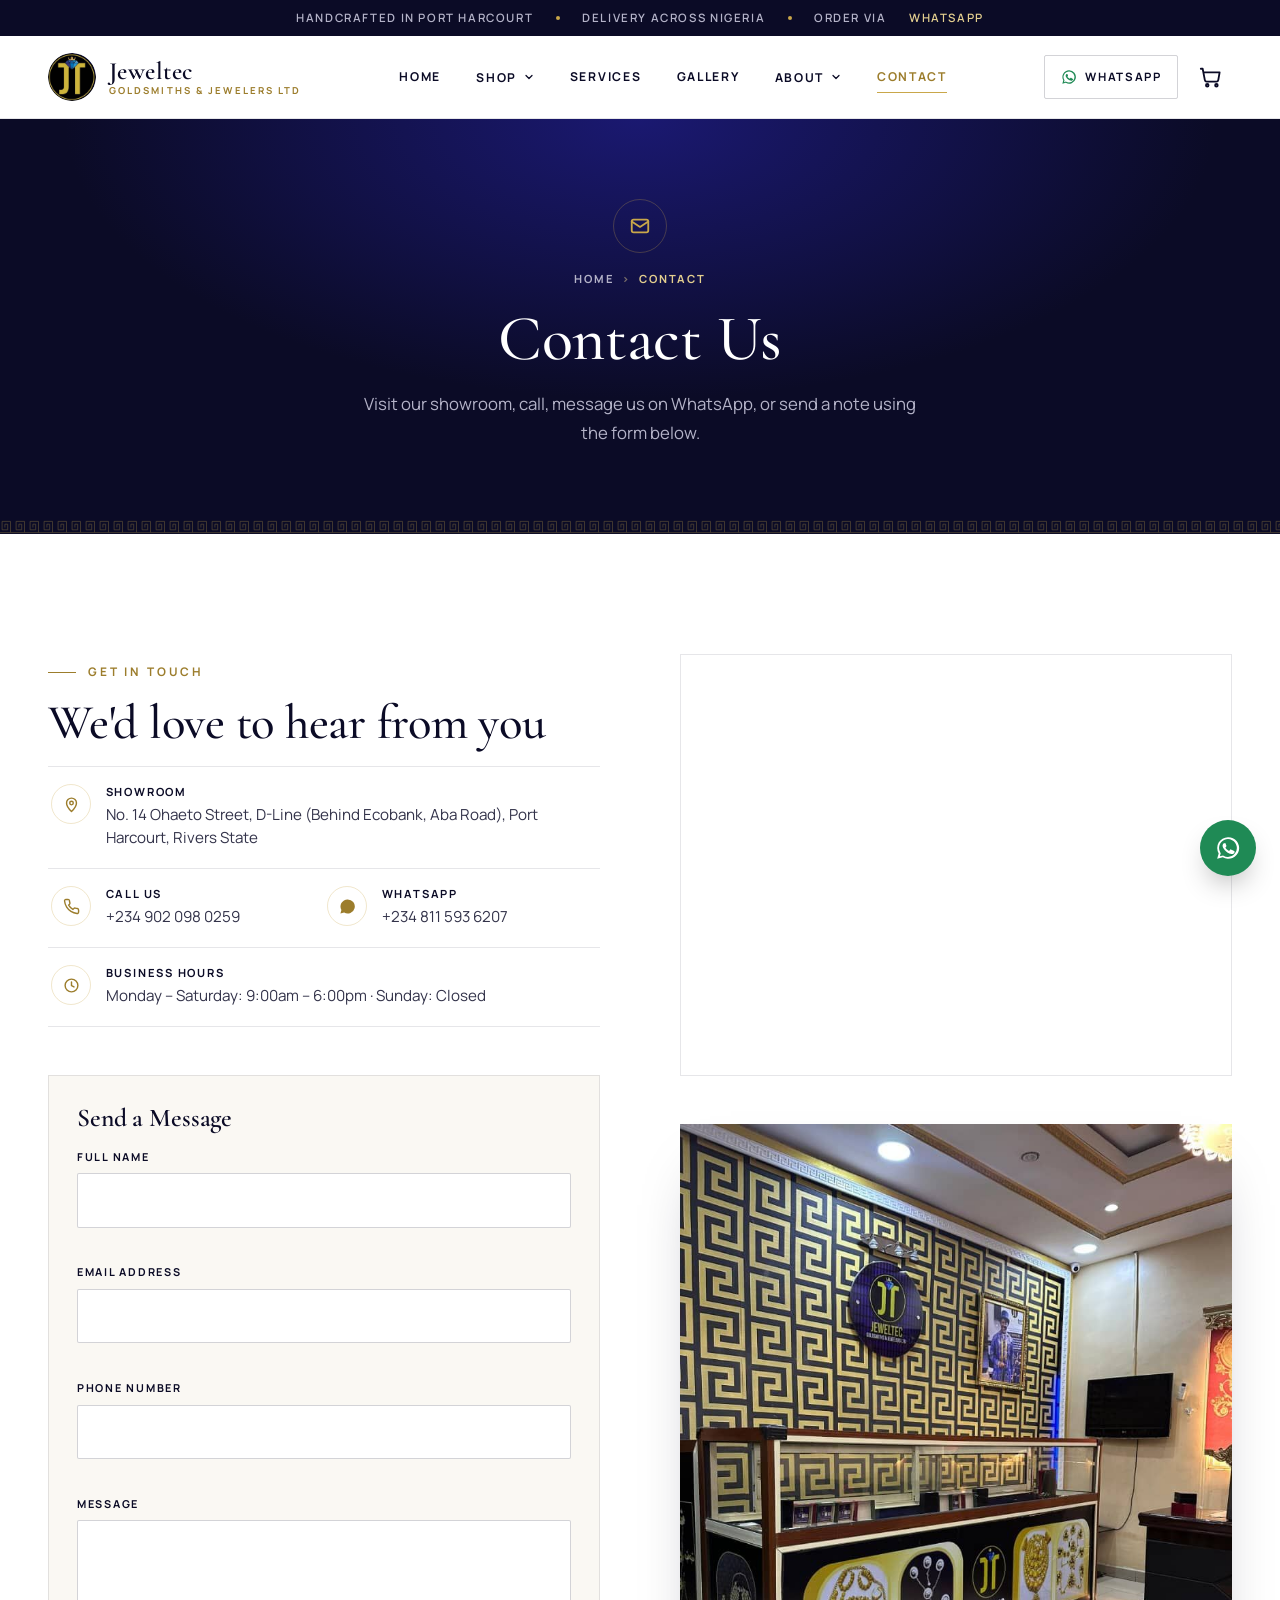
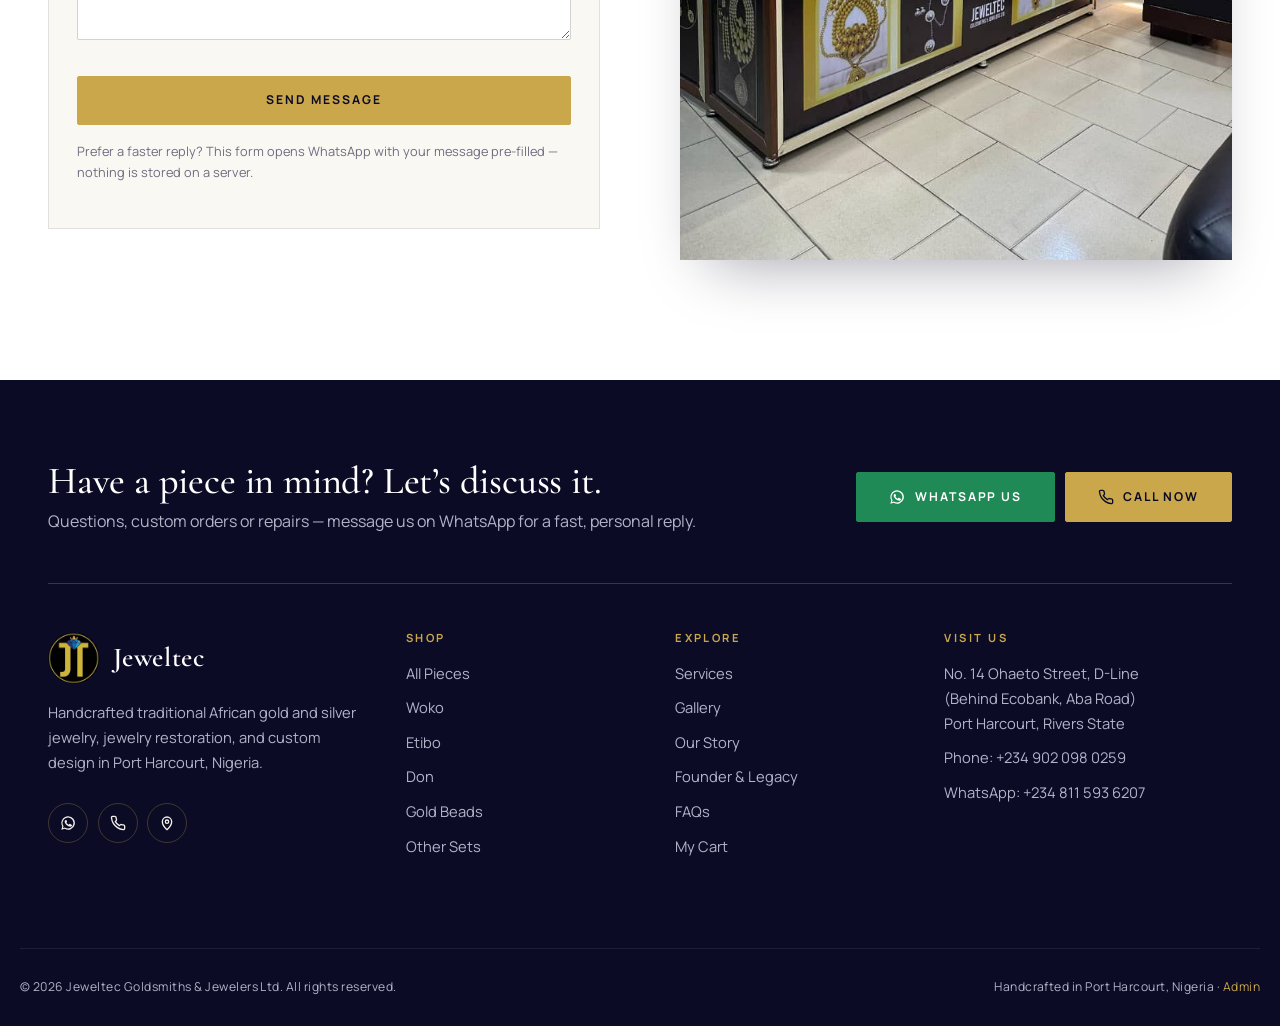
<file: jeweltec-website/contact.html>
<!DOCTYPE html>
<html lang="en">
<head>
<meta charset="UTF-8">
<meta name="viewport" content="width=device-width, initial-scale=1.0">
<title>Contact Us | Jeweltec Goldsmiths & Jewelers Ltd</title>
<meta name="description" content="Visit or contact Jeweltec Goldsmiths & Jewelers Ltd at No. 14 Ohaeto Street, D-Line, Port Harcourt. Call, WhatsApp, or send us a message.">
<link rel="preconnect" href="https://fonts.googleapis.com">
<link rel="preconnect" href="https://fonts.gstatic.com" crossorigin>
<link href="https://fonts.googleapis.com/css2?family=Cormorant+Garamond:ital,wght@0,400;0,500;0,600;0,700;1,400;1,500;1,600&family=Manrope:wght@400;500;600;700;800&display=swap" rel="stylesheet">
<link rel="icon" type="image/png" href="assets/images/brand/logo-badge.png">
<link rel="stylesheet" href="style.css">
</head>
<body>

<a class="skip-link" href="#main">Skip to content</a>

<div class="announce" aria-label="Announcements">
  <span>Handcrafted in Port Harcourt</span><span>Delivery across Nigeria</span><span>Order via <a href="https://wa.me/2348115936207" target="_blank" rel="noopener">WhatsApp</a></span>
</div>

<header class="site-header">
  <div class="wrap nav">
    <a href="index.html" class="nav-brand">
      <img src="assets/images/brand/logo-badge.png" alt="Jeweltec Goldsmiths &amp; Jewelers logo">
      <span class="nav-brand-text"><strong>Jeweltec</strong><span>Goldsmiths &amp; Jewelers Ltd</span></span>
    </a>
    <nav class="nav-links" aria-label="Primary">
      <a href="index.html">Home</a>
      <div class="nav-item has-menu" data-pages="products.html,product.html">
        <button class="nav-trigger" aria-expanded="false" aria-haspopup="true">Shop <svg class="chev" viewBox="0 0 24 24" fill="none" stroke="currentColor" stroke-width="2.5" stroke-linecap="round" stroke-linejoin="round"><path d="M6 9l6 6 6-6"/></svg></button>
        <div class="nav-menu nav-menu--shop">
          <a href="products.html?category=WOKO"><img src="assets/images/products/product-06.jpg" alt="" loading="lazy"><span><strong>Woko</strong><small>Ceremonial button sets</small></span></a><a href="products.html?category=ETIBO"><img src="assets/images/products/product-17.jpg" alt="" loading="lazy"><span><strong>Etibo</strong><small>Studs, chains & accents</small></span></a><a href="products.html?category=DON"><img src="assets/images/products/product-08.jpg" alt="" loading="lazy"><span><strong>Don</strong><small>Classic gold sets</small></span></a><a href="products.html?category=GOLD+BEADS"><img src="assets/images/products/product-09.jpg" alt="" loading="lazy"><span><strong>Gold Beads</strong><small>Statement bead sets</small></span></a><a href="products.html?category=OTHER+TRADITIONAL+SET"><img src="assets/images/products/product-15.jpg" alt="" loading="lazy"><span><strong>Other Sets</strong><small>Rings & regalia</small></span></a>
          <a href="products.html" class="menu-all">See every piece <svg class="arrow" viewBox="0 0 24 24" fill="none" stroke="currentColor" stroke-width="2.4" stroke-linecap="round" stroke-linejoin="round"><path d="M5 12h14M13 6l6 6-6 6"/></svg></a>
        </div>
      </div>
      <a href="services.html">Services</a>
      <a href="gallery.html">Gallery</a>
      <div class="nav-item has-menu" data-pages="about.html,legacy.html,faq.html">
        <button class="nav-trigger" aria-expanded="false" aria-haspopup="true">About <svg class="chev" viewBox="0 0 24 24" fill="none" stroke="currentColor" stroke-width="2.5" stroke-linecap="round" stroke-linejoin="round"><path d="M6 9l6 6 6-6"/></svg></button>
        <div class="nav-menu">
          <a href="about.html"><span class="mi-icon"><svg viewBox="0 0 24 24" fill="none" stroke="currentColor" stroke-width="2" stroke-linecap="round"><circle cx="12" cy="12" r="9"/><path d="M12 11v6M12 7.5v.5"/></svg></span><span><strong>Our Story</strong><small>Who we are &amp; what we stand for</small></span></a>
          <a href="legacy.html"><span class="mi-icon"><svg viewBox="0 0 24 24" fill="none" stroke="currentColor" stroke-width="2" stroke-linecap="round" stroke-linejoin="round"><path d="M3 18h18M4 18l-1-10 5 4 4-7 4 7 5-4-1 10"/></svg></span><span><strong>Founder &amp; Legacy</strong><small>The man behind the gold</small></span></a>
          <a href="faq.html"><span class="mi-icon"><svg viewBox="0 0 24 24" fill="none" stroke="currentColor" stroke-width="2" stroke-linecap="round"><circle cx="12" cy="12" r="9"/><path d="M9.5 9.5a2.5 2.5 0 1 1 3.5 2.3c-.6.3-1 .9-1 1.6v.6M12 17.5v.01"/></svg></span><span><strong>FAQs</strong><small>Ordering, payment &amp; delivery</small></span></a>
        </div>
      </div>
      <a href="contact.html">Contact</a>
    </nav>
    <div class="nav-actions">
      <a href="https://wa.me/2348115936207" target="_blank" rel="noopener" class="nav-whatsapp" aria-label="Chat on WhatsApp"><svg viewBox="0 0 24 24" fill="currentColor"><path d="M12 2a10 10 0 0 0-8.6 15L2 22l5.2-1.4A10 10 0 1 0 12 2zm0 18.2a8.2 8.2 0 0 1-4.2-1.1l-.3-.2-3 .8.8-2.9-.2-.3A8.2 8.2 0 1 1 12 20.2zm4.5-6.1c-.2-.1-1.5-.7-1.7-.8-.2-.1-.4-.1-.6.1-.2.2-.7.8-.8 1-.2.2-.3.2-.5.1-.2-.1-1-.4-1.9-1.2-.7-.6-1.2-1.4-1.3-1.6-.1-.2 0-.4.1-.5l.4-.4c.1-.1.2-.3.3-.4.1-.2 0-.3 0-.5s-.6-1.5-.8-2c-.2-.5-.4-.4-.6-.4h-.5c-.2 0-.5.1-.7.3-.2.2-.9.9-.9 2.2s1 2.5 1.1 2.7c.1.2 1.9 3 4.7 4.1.7.3 1.2.5 1.6.6.7.2 1.3.2 1.8.1.5-.1 1.5-.6 1.7-1.2.2-.6.2-1.1.2-1.2-.1-.2-.3-.2-.6-.4z"/></svg><span>WhatsApp</span></a>
      <a href="cart.html" class="cart-icon-link" aria-label="View cart">
        <svg viewBox="0 0 24 24" fill="none" stroke="currentColor" stroke-width="2" stroke-linecap="round" stroke-linejoin="round"><circle cx="9" cy="21" r="1.4"/><circle cx="19" cy="21" r="1.4"/><path d="M2 3h2l2.4 12.4A2 2 0 0 0 8.4 17H19a2 2 0 0 0 2-1.6L22.5 7H5.1"/></svg>
        <span class="cart-count">0</span>
      </a>
      <button class="nav-toggle" aria-label="Open menu" aria-expanded="false">
        <span></span><span></span><span></span>
      </button>
    </div>
  </div>
  <div class="mobile-nav-panel">
    <p class="m-label">Menu</p>
    <div class="m-tiles">
      <a class="m-tile" href="index.html"><svg viewBox="0 0 24 24" fill="none" stroke="currentColor" stroke-width="2" stroke-linecap="round" stroke-linejoin="round"><path d="M3 11l9-7 9 7v9a1 1 0 0 1-1 1h-5v-6h-6v6H4a1 1 0 0 1-1-1z"/></svg>Home</a>
      <a class="m-tile" href="products.html"><svg viewBox="0 0 24 24" fill="none" stroke="currentColor" stroke-width="2" stroke-linecap="round" stroke-linejoin="round"><path d="M6 3h12l3 6-9 12L3 9z"/><path d="M3 9h18M9 3l3 6 3-6M12 9v12"/></svg>Shop All</a>
      <a class="m-tile" href="services.html"><svg viewBox="0 0 24 24" fill="none" stroke="currentColor" stroke-width="2" stroke-linecap="round" stroke-linejoin="round"><path d="M14.7 6.3a4 4 0 0 0-5.4 5.4L3 18v3h3l6.3-6.3a4 4 0 0 0 5.4-5.4l-2.6 2.6-2.4-.6-.6-2.4z"/></svg>Services</a>
      <a class="m-tile" href="gallery.html"><svg viewBox="0 0 24 24" fill="none" stroke="currentColor" stroke-width="2" stroke-linecap="round" stroke-linejoin="round"><rect x="3" y="3" width="18" height="18" rx="3"/><circle cx="9" cy="9" r="2"/><path d="M21 15l-5-5L5 21"/></svg>Gallery</a>
      <a class="m-tile" href="about.html"><svg viewBox="0 0 24 24" fill="none" stroke="currentColor" stroke-width="2" stroke-linecap="round"><circle cx="12" cy="12" r="9"/><path d="M12 11v6M12 7.5v.5"/></svg>Our Story</a>
      <a class="m-tile" href="legacy.html"><svg viewBox="0 0 24 24" fill="none" stroke="currentColor" stroke-width="2" stroke-linecap="round" stroke-linejoin="round"><path d="M3 18h18M4 18l-1-10 5 4 4-7 4 7 5-4-1 10"/></svg>Founder &amp; Legacy</a>
      <a class="m-tile" href="faq.html"><svg viewBox="0 0 24 24" fill="none" stroke="currentColor" stroke-width="2" stroke-linecap="round"><circle cx="12" cy="12" r="9"/><path d="M9.5 9.5a2.5 2.5 0 1 1 3.5 2.3c-.6.3-1 .9-1 1.6v.6M12 17.5v.01"/></svg>FAQs</a>
      <a class="m-tile" href="contact.html"><svg viewBox="0 0 24 24" fill="none" stroke="currentColor" stroke-width="2" stroke-linecap="round" stroke-linejoin="round"><rect x="3" y="5" width="18" height="14" rx="2"/><path d="M3 7l9 6 9-6"/></svg>Contact</a>
    </div>
    <p class="m-label">Shop by category</p>
    <div class="m-chips">
      <a href="products.html?category=WOKO">Woko</a><a href="products.html?category=ETIBO">Etibo</a><a href="products.html?category=DON">Don</a><a href="products.html?category=GOLD+BEADS">Gold Beads</a><a href="products.html?category=OTHER+TRADITIONAL+SET">Other Sets</a>
    </div>
    <div class="m-contact">
      <a href="https://wa.me/2348115936207" target="_blank" rel="noopener" class="btn btn--whatsapp btn--block"><svg viewBox="0 0 24 24" fill="currentColor"><path d="M12 2a10 10 0 0 0-8.6 15L2 22l5.2-1.4A10 10 0 1 0 12 2zm0 18.2a8.2 8.2 0 0 1-4.2-1.1l-.3-.2-3 .8.8-2.9-.2-.3A8.2 8.2 0 1 1 12 20.2zm4.5-6.1c-.2-.1-1.5-.7-1.7-.8-.2-.1-.4-.1-.6.1-.2.2-.7.8-.8 1-.2.2-.3.2-.5.1-.2-.1-1-.4-1.9-1.2-.7-.6-1.2-1.4-1.3-1.6-.1-.2 0-.4.1-.5l.4-.4c.1-.1.2-.3.3-.4.1-.2 0-.3 0-.5s-.6-1.5-.8-2c-.2-.5-.4-.4-.6-.4h-.5c-.2 0-.5.1-.7.3-.2.2-.9.9-.9 2.2s1 2.5 1.1 2.7c.1.2 1.9 3 4.7 4.1.7.3 1.2.5 1.6.6.7.2 1.3.2 1.8.1.5-.1 1.5-.6 1.7-1.2.2-.6.2-1.1.2-1.2-.1-.2-.3-.2-.6-.4z"/></svg> Chat on WhatsApp</a>
      <a href="tel:+2349020980259" class="btn btn--outline-light btn--block"><svg viewBox="0 0 24 24" fill="none" stroke="currentColor" stroke-width="2"><path d="M22 16.9v3a2 2 0 0 1-2.2 2 19.8 19.8 0 0 1-8.6-3 19.5 19.5 0 0 1-6-6 19.8 19.8 0 0 1-3-8.7A2 2 0 0 1 4.1 2h3a2 2 0 0 1 2 1.7c.1 1 .3 2 .6 3a2 2 0 0 1-.5 2L8 10a16 16 0 0 0 6 6l1.3-1.2a2 2 0 0 1 2-.5c1 .3 2 .5 3 .6a2 2 0 0 1 1.7 2z"/></svg> Call +234 902 098 0259</a>
    </div>
  </div>
</header>

<main id="main">

  <section class="page-header">
    <span class="ph-shape ph-shape--1" aria-hidden="true"></span><span class="ph-shape ph-shape--2" aria-hidden="true"></span>
    <div class="wrap">
      <span class="ph-icon" aria-hidden="true"><svg viewBox="0 0 24 24" fill="none" stroke="currentColor" stroke-width="2" stroke-linecap="round" stroke-linejoin="round"><rect x="3" y="5" width="18" height="14" rx="2"/><path d="M3 7l9 6 9-6"/></svg></span>
      <div class="breadcrumb"><a href="index.html">Home</a> <span aria-hidden="true">›</span> Contact</div>
      <h1>Contact Us</h1>
      <p>Visit our showroom, call, message us on WhatsApp, or send a note using the form below.</p>
    </div>
  </section>

  <section class="section">
    <div class="wrap intro-split" style="align-items: flex-start;">

      <div class="reveal">
        <span class="eyebrow">Get In Touch</span>
        <h2>We'd love to hear from you</h2>

        <div class="info-cards">
          <a class="info-card wide" href="https://www.google.com/maps/search/?api=1&amp;query=No.+14+Ohaeto+Street+D-Line+Port+Harcourt" target="_blank" rel="noopener"><span class="ic"><svg viewBox="0 0 24 24" fill="none" stroke="currentColor" stroke-width="2" stroke-linecap="round" stroke-linejoin="round"><path d="M12 22s7-6.5 7-12a7 7 0 0 0-14 0c0 5.5 7 12 7 12z"/><circle cx="12" cy="10" r="2.5"/></svg></span><span><strong>Showroom</strong><span>No. 14 Ohaeto Street, D-Line (Behind Ecobank, Aba Road), Port Harcourt, Rivers State</span></span></a>
          <a class="info-card" href="tel:+2349020980259"><span class="ic"><svg viewBox="0 0 24 24" fill="none" stroke="currentColor" stroke-width="2"><path d="M22 16.9v3a2 2 0 0 1-2.2 2 19.8 19.8 0 0 1-8.6-3 19.5 19.5 0 0 1-6-6 19.8 19.8 0 0 1-3-8.7A2 2 0 0 1 4.1 2h3a2 2 0 0 1 2 1.7c.1 1 .3 2 .6 3a2 2 0 0 1-.5 2L8 10a16 16 0 0 0 6 6l1.3-1.2a2 2 0 0 1 2-.5c1 .3 2 .5 3 .6a2 2 0 0 1 1.7 2z"/></svg></span><span><strong>Call us</strong><span>+234 902 098 0259</span></span></a>
          <a class="info-card" href="https://wa.me/2348115936207" target="_blank" rel="noopener"><span class="ic"><svg viewBox="0 0 24 24" fill="currentColor"><path d="M12 2a10 10 0 0 0-8.6 15L2 22l5.2-1.4A10 10 0 1 0 12 2z"/></svg></span><span><strong>WhatsApp</strong><span>+234 811 593 6207</span></span></a>
          <div class="info-card wide"><span class="ic"><svg viewBox="0 0 24 24" fill="none" stroke="currentColor" stroke-width="2" stroke-linecap="round"><circle cx="12" cy="12" r="9"/><path d="M12 7v5l3.5 2"/></svg></span><span><strong>Business hours</strong><span>Monday – Saturday: 9:00am – 6:00pm &middot; Sunday: Closed</span></span></div>
        </div>

        <div class="form-card">

        <h3>Send a Message</h3>
        <form id="contact-form" novalidate>
          <div class="form-field">
            <label for="cf-name">Full Name</label>
            <input type="text" id="cf-name" name="name" required>
            <span class="form-error" data-error-for="cf-name"></span>
          </div>
          <div class="form-field">
            <label for="cf-email">Email Address</label>
            <input type="email" id="cf-email" name="email" required>
            <span class="form-error" data-error-for="cf-email"></span>
          </div>
          <div class="form-field">
            <label for="cf-phone">Phone Number</label>
            <input type="tel" id="cf-phone" name="phone" required>
            <span class="form-error" data-error-for="cf-phone"></span>
          </div>
          <div class="form-field">
            <label for="cf-message">Message</label>
            <textarea id="cf-message" name="message" required></textarea>
            <span class="form-error" data-error-for="cf-message"></span>
          </div>
          <button type="submit" class="btn btn--gold btn--block">Send Message</button>
          <div class="form-status" id="contact-form-status"></div>
          <p class="summary-note" style="margin-top: var(--space-sm);">Prefer a faster reply? This form opens WhatsApp with your message pre-filled — nothing is stored on a server.</p>
        </form>
        </div>
      </div>

      <div class="reveal">
        <div style="overflow: hidden; border: 1px solid var(--border-soft); margin-bottom: var(--space-lg);">
          <iframe
            title="Map to Jeweltec Goldsmiths & Jewelers Ltd"
            src="https://www.google.com/maps?q=No.+14+Ohaeto+Street+D-Line+Aba+Road+Port+Harcourt+Nigeria&output=embed"
            width="100%" height="420" style="border:0; display:block;"
            loading="lazy" referrerpolicy="no-referrer-when-downgrade">
          </iframe>
        </div>
        <figure style="margin:0;">
          <img src="assets/images/brand/showroom.jpg" alt="Interior of the Jeweltec showroom" >
        </figure>
      </div>

    </div>
  </section>

</main>

<footer class="site-footer">
  <div class="wrap">
    <div class="footer-cta">
      <div>
        <h3>Have a piece in mind? Let&rsquo;s discuss it.</h3>
        <p>Questions, custom orders or repairs &mdash; message us on WhatsApp for a fast, personal reply.</p>
      </div>
      <div class="btn-row">
        <a href="https://wa.me/2348115936207" target="_blank" rel="noopener" class="btn btn--whatsapp"><svg viewBox="0 0 24 24" fill="currentColor"><path d="M12 2a10 10 0 0 0-8.6 15L2 22l5.2-1.4A10 10 0 1 0 12 2zm0 18.2a8.2 8.2 0 0 1-4.2-1.1l-.3-.2-3 .8.8-2.9-.2-.3A8.2 8.2 0 1 1 12 20.2zm4.5-6.1c-.2-.1-1.5-.7-1.7-.8-.2-.1-.4-.1-.6.1-.2.2-.7.8-.8 1-.2.2-.3.2-.5.1-.2-.1-1-.4-1.9-1.2-.7-.6-1.2-1.4-1.3-1.6-.1-.2 0-.4.1-.5l.4-.4c.1-.1.2-.3.3-.4.1-.2 0-.3 0-.5s-.6-1.5-.8-2c-.2-.5-.4-.4-.6-.4h-.5c-.2 0-.5.1-.7.3-.2.2-.9.9-.9 2.2s1 2.5 1.1 2.7c.1.2 1.9 3 4.7 4.1.7.3 1.2.5 1.6.6.7.2 1.3.2 1.8.1.5-.1 1.5-.6 1.7-1.2.2-.6.2-1.1.2-1.2-.1-.2-.3-.2-.6-.4z"/></svg> WhatsApp Us</a>
        <a href="tel:+2349020980259" class="btn btn--gold"><svg viewBox="0 0 24 24" fill="none" stroke="currentColor" stroke-width="2"><path d="M22 16.9v3a2 2 0 0 1-2.2 2 19.8 19.8 0 0 1-8.6-3 19.5 19.5 0 0 1-6-6 19.8 19.8 0 0 1-3-8.7A2 2 0 0 1 4.1 2h3a2 2 0 0 1 2 1.7c.1 1 .3 2 .6 3a2 2 0 0 1-.5 2L8 10a16 16 0 0 0 6 6l1.3-1.2a2 2 0 0 1 2-.5c1 .3 2 .5 3 .6a2 2 0 0 1 1.7 2z"/></svg> Call Now</a>
      </div>
    </div>
  </div>
  <div class="wrap footer-grid">
    <div class="footer-col">
      <div class="footer-brand">
        <img src="assets/images/brand/logo-badge.png" alt="Jeweltec logo">
        <strong>Jeweltec</strong>
      </div>
      <p>Handcrafted traditional African gold and silver jewelry, jewelry restoration, and custom design in Port Harcourt, Nigeria.</p>
      <div class="footer-social">
        <a href="https://wa.me/2348115936207" target="_blank" rel="noopener" aria-label="WhatsApp"><svg viewBox="0 0 24 24" fill="currentColor"><path d="M12 2a10 10 0 0 0-8.6 15L2 22l5.2-1.4A10 10 0 1 0 12 2zm0 18.2a8.2 8.2 0 0 1-4.2-1.1l-.3-.2-3 .8.8-2.9-.2-.3A8.2 8.2 0 1 1 12 20.2zm4.5-6.1c-.2-.1-1.5-.7-1.7-.8-.2-.1-.4-.1-.6.1-.2.2-.7.8-.8 1-.2.2-.3.2-.5.1-.2-.1-1-.4-1.9-1.2-.7-.6-1.2-1.4-1.3-1.6-.1-.2 0-.4.1-.5l.4-.4c.1-.1.2-.3.3-.4.1-.2 0-.3 0-.5s-.6-1.5-.8-2c-.2-.5-.4-.4-.6-.4h-.5c-.2 0-.5.1-.7.3-.2.2-.9.9-.9 2.2s1 2.5 1.1 2.7c.1.2 1.9 3 4.7 4.1.7.3 1.2.5 1.6.6.7.2 1.3.2 1.8.1.5-.1 1.5-.6 1.7-1.2.2-.6.2-1.1.2-1.2-.1-.2-.3-.2-.6-.4z"/></svg></a>
        <a href="tel:+2349020980259" aria-label="Call Jeweltec"><svg viewBox="0 0 24 24" fill="none" stroke="currentColor" stroke-width="2"><path d="M22 16.9v3a2 2 0 0 1-2.2 2 19.8 19.8 0 0 1-8.6-3 19.5 19.5 0 0 1-6-6 19.8 19.8 0 0 1-3-8.7A2 2 0 0 1 4.1 2h3a2 2 0 0 1 2 1.7c.1 1 .3 2 .6 3a2 2 0 0 1-.5 2L8 10a16 16 0 0 0 6 6l1.3-1.2a2 2 0 0 1 2-.5c1 .3 2 .5 3 .6a2 2 0 0 1 1.7 2z"/></svg></a>
        <a href="contact.html" aria-label="Find our showroom"><svg viewBox="0 0 24 24" fill="none" stroke="currentColor" stroke-width="2" stroke-linecap="round" stroke-linejoin="round"><path d="M12 22s7-6.5 7-12a7 7 0 0 0-14 0c0 5.5 7 12 7 12z"/><circle cx="12" cy="10" r="2.5"/></svg></a>
      </div>
    </div>
    <div class="footer-col">
      <h4>Shop</h4>
      <ul>
        <li><a href="products.html">All Pieces</a></li>
        <li><a href="products.html?category=WOKO">Woko</a></li><li><a href="products.html?category=ETIBO">Etibo</a></li><li><a href="products.html?category=DON">Don</a></li><li><a href="products.html?category=GOLD+BEADS">Gold Beads</a></li><li><a href="products.html?category=OTHER+TRADITIONAL+SET">Other Sets</a></li>
      </ul>
    </div>
    <div class="footer-col">
      <h4>Explore</h4>
      <ul>
        <li><a href="services.html">Services</a></li>
        <li><a href="gallery.html">Gallery</a></li>
        <li><a href="about.html">Our Story</a></li>
        <li><a href="legacy.html">Founder &amp; Legacy</a></li>
        <li><a href="faq.html">FAQs</a></li>
        <li><a href="cart.html">My Cart</a></li>
      </ul>
    </div>
    <div class="footer-col">
      <h4>Visit Us</h4>
      <ul>
        <li>No. 14 Ohaeto Street, D-Line<br>(Behind Ecobank, Aba Road)<br>Port Harcourt, Rivers State</li>
        <li><a href="tel:+2349020980259">Phone: +234 902 098 0259</a></li>
        <li><a href="https://wa.me/2348115936207" target="_blank" rel="noopener">WhatsApp: +234 811 593 6207</a></li>
      </ul>
    </div>
  </div>
  <div class="wrap footer-bottom">
    <span>&copy; 2026 Jeweltec Goldsmiths &amp; Jewelers Ltd. All rights reserved.</span>
    <span>Handcrafted in Port Harcourt, Nigeria &middot; <a href="admin.html">Admin</a></span>
  </div>
</footer>

<a href="https://wa.me/2348115936207" target="_blank" rel="noopener" class="fab-whatsapp" aria-label="Chat with us on WhatsApp"><svg viewBox="0 0 24 24" fill="currentColor"><path d="M12 2a10 10 0 0 0-8.6 15L2 22l5.2-1.4A10 10 0 1 0 12 2zm0 18.2a8.2 8.2 0 0 1-4.2-1.1l-.3-.2-3 .8.8-2.9-.2-.3A8.2 8.2 0 1 1 12 20.2zm4.5-6.1c-.2-.1-1.5-.7-1.7-.8-.2-.1-.4-.1-.6.1-.2.2-.7.8-.8 1-.2.2-.3.2-.5.1-.2-.1-1-.4-1.9-1.2-.7-.6-1.2-1.4-1.3-1.6-.1-.2 0-.4.1-.5l.4-.4c.1-.1.2-.3.3-.4.1-.2 0-.3 0-.5s-.6-1.5-.8-2c-.2-.5-.4-.4-.6-.4h-.5c-.2 0-.5.1-.7.3-.2.2-.9.9-.9 2.2s1 2.5 1.1 2.7c.1.2 1.9 3 4.7 4.1.7.3 1.2.5 1.6.6.7.2 1.3.2 1.8.1.5-.1 1.5-.6 1.7-1.2.2-.6.2-1.1.2-1.2-.1-.2-.3-.2-.6-.4z"/></svg><span>Chat with us</span></a>
<button class="to-top" aria-label="Back to top"><svg viewBox="0 0 24 24" fill="none" stroke="currentColor" stroke-width="2.6" stroke-linecap="round" stroke-linejoin="round"><path d="M12 19V5M5 12l7-7 7 7"/></svg></button>

<nav class="tabbar" aria-label="Quick navigation">
  <a href="index.html"><svg viewBox="0 0 24 24" fill="none" stroke="currentColor" stroke-width="2" stroke-linecap="round" stroke-linejoin="round"><path d="M3 11l9-7 9 7v9a1 1 0 0 1-1 1h-5v-6h-6v6H4a1 1 0 0 1-1-1z"/></svg>Home</a>
  <a href="products.html"><svg viewBox="0 0 24 24" fill="none" stroke="currentColor" stroke-width="2" stroke-linecap="round" stroke-linejoin="round"><path d="M6 3h12l3 6-9 12L3 9z"/><path d="M3 9h18M9 3l3 6 3-6M12 9v12"/></svg>Shop</a>
  <a href="https://wa.me/2348115936207" target="_blank" rel="noopener" class="tab-wa"><span class="wa-bubble"><svg viewBox="0 0 24 24" fill="currentColor"><path d="M12 2a10 10 0 0 0-8.6 15L2 22l5.2-1.4A10 10 0 1 0 12 2zm0 18.2a8.2 8.2 0 0 1-4.2-1.1l-.3-.2-3 .8.8-2.9-.2-.3A8.2 8.2 0 1 1 12 20.2zm4.5-6.1c-.2-.1-1.5-.7-1.7-.8-.2-.1-.4-.1-.6.1-.2.2-.7.8-.8 1-.2.2-.3.2-.5.1-.2-.1-1-.4-1.9-1.2-.7-.6-1.2-1.4-1.3-1.6-.1-.2 0-.4.1-.5l.4-.4c.1-.1.2-.3.3-.4.1-.2 0-.3 0-.5s-.6-1.5-.8-2c-.2-.5-.4-.4-.6-.4h-.5c-.2 0-.5.1-.7.3-.2.2-.9.9-.9 2.2s1 2.5 1.1 2.7c.1.2 1.9 3 4.7 4.1.7.3 1.2.5 1.6.6.7.2 1.3.2 1.8.1.5-.1 1.5-.6 1.7-1.2.2-.6.2-1.1.2-1.2-.1-.2-.3-.2-.6-.4z"/></svg></span>Chat</a>
  <a href="services.html"><svg viewBox="0 0 24 24" fill="none" stroke="currentColor" stroke-width="2" stroke-linecap="round" stroke-linejoin="round"><path d="M14.7 6.3a4 4 0 0 0-5.4 5.4L3 18v3h3l6.3-6.3a4 4 0 0 0 5.4-5.4l-2.6 2.6-2.4-.6-.6-2.4z"/></svg>Services</a>
  <a href="cart.html"><svg viewBox="0 0 24 24" fill="none" stroke="currentColor" stroke-width="2" stroke-linecap="round" stroke-linejoin="round"><circle cx="9" cy="21" r="1.4"/><circle cx="19" cy="21" r="1.4"/><path d="M2 3h2l2.4 12.4A2 2 0 0 0 8.4 17H19a2 2 0 0 0 2-1.6L22.5 7H5.1"/></svg><span class="cart-count">0</span>Cart</a>
</nav>

<script src="assets/js/products-data.js"></script>
<script src="assets/js/script.js"></script>
<script>
  /* ---------------------------------------------------------------------
     CONTACT FORM
     There is no backend, so "sending" the message opens WhatsApp with the
     form content pre-filled. Basic validation runs first so WhatsApp only
     opens once the required fields are filled in.
     ------------------------------------------------------------------- */
  const contactForm = document.getElementById("contact-form");
  const statusBox = document.getElementById("contact-form-status");

  contactForm.addEventListener("submit", (e) => {
    e.preventDefault();
    let valid = true;

    contactForm.querySelectorAll(".form-error").forEach(el => el.textContent = "");
    contactForm.querySelectorAll(".form-field").forEach(el => el.classList.remove("has-error"));

    const fields = {
      name: document.getElementById("cf-name"),
      email: document.getElementById("cf-email"),
      phone: document.getElementById("cf-phone"),
      message: document.getElementById("cf-message")
    };

    Object.entries(fields).forEach(([key, input]) => {
      if (!input.value.trim()) {
        valid = false;
        const err = document.querySelector(`[data-error-for="${input.id}"]`);
        if (err) err.textContent = "This field is required.";
        input.closest(".form-field").classList.add("has-error");
      }
    });

    if (fields.email.value && !/^\S+@\S+\.\S+$/.test(fields.email.value)) {
      valid = false;
      document.querySelector('[data-error-for="cf-email"]').textContent = "Enter a valid email address.";
      fields.email.closest(".form-field").classList.add("has-error");
    }

    if (!valid) return;

    const text = `Hello Jeweltec,\n\nName: ${fields.name.value}\nEmail: ${fields.email.value}\nPhone: ${fields.phone.value}\n\nMessage:\n${fields.message.value}`;
    openWhatsAppGeneral(text);

    statusBox.textContent = "Opening WhatsApp with your message ready to send…";
    statusBox.className = "form-status success is-visible";
    contactForm.reset();
  });
</script>
</body>
</html>
</file>
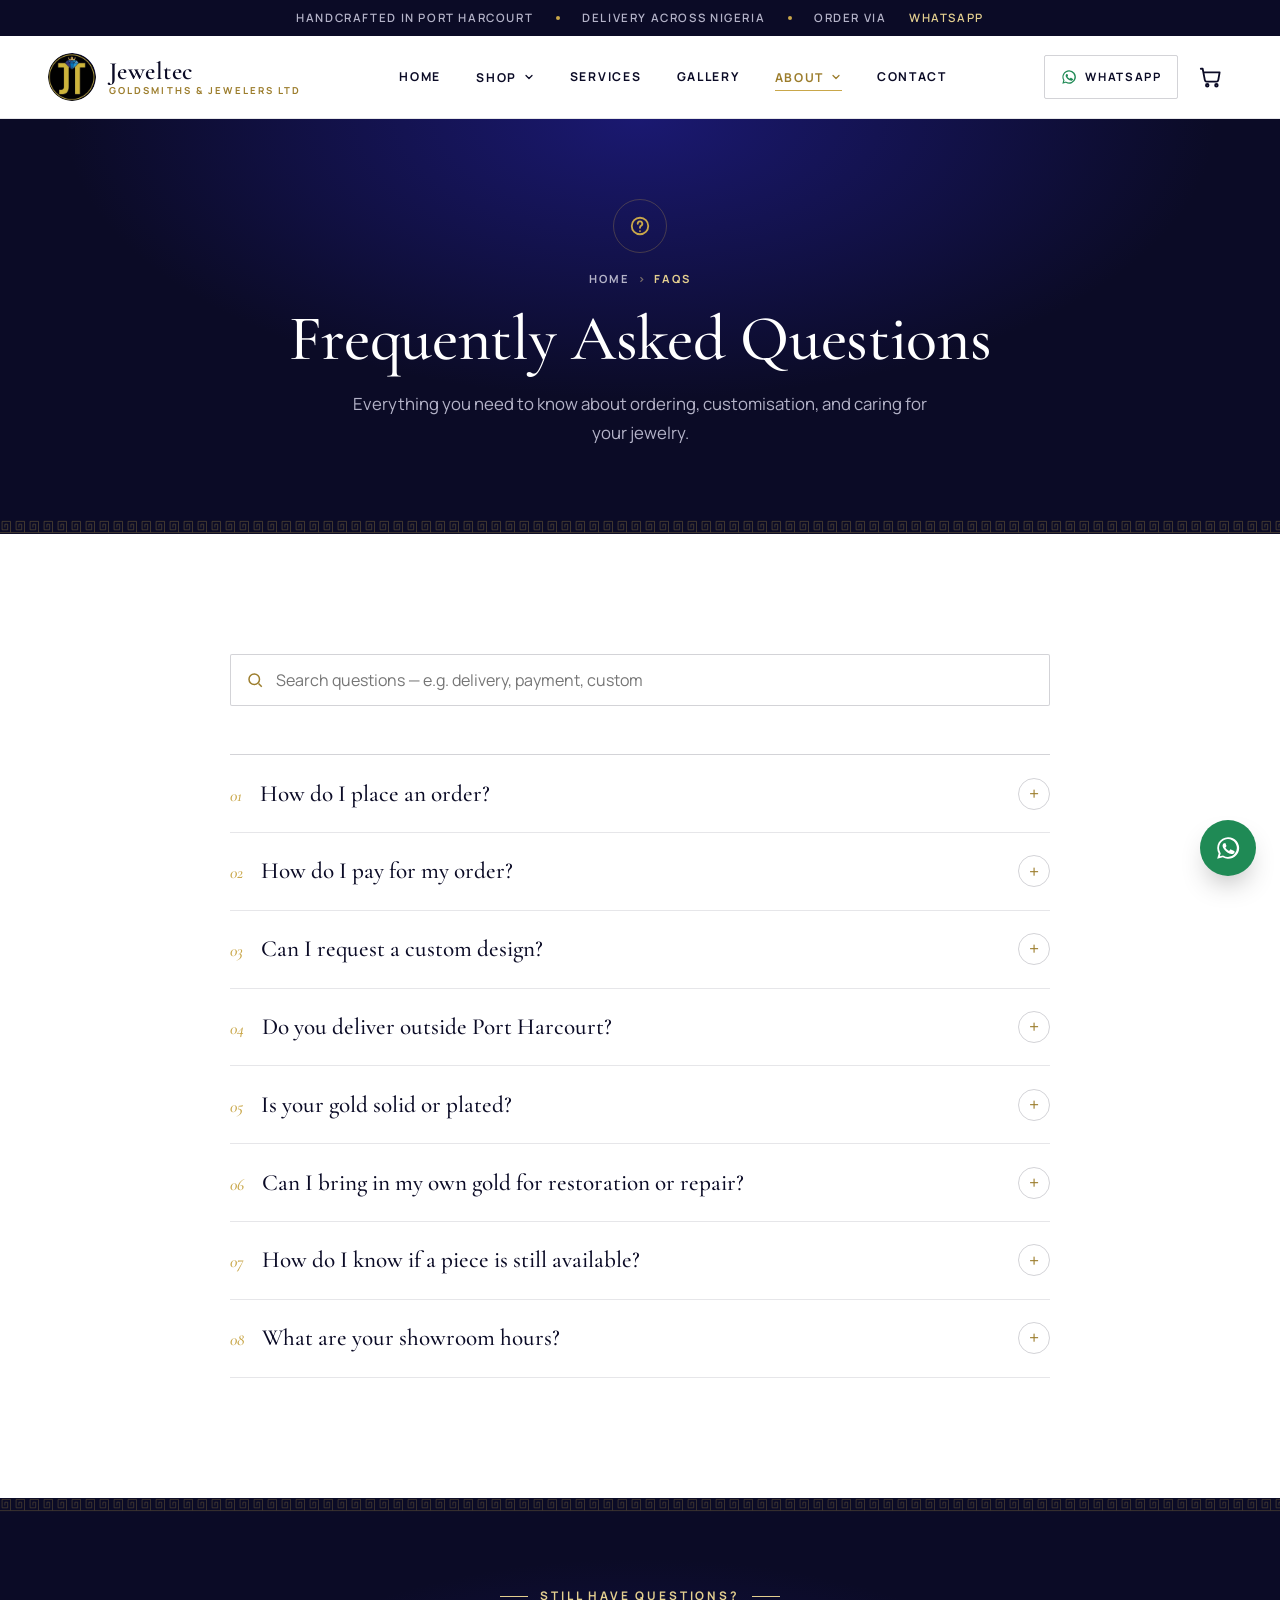
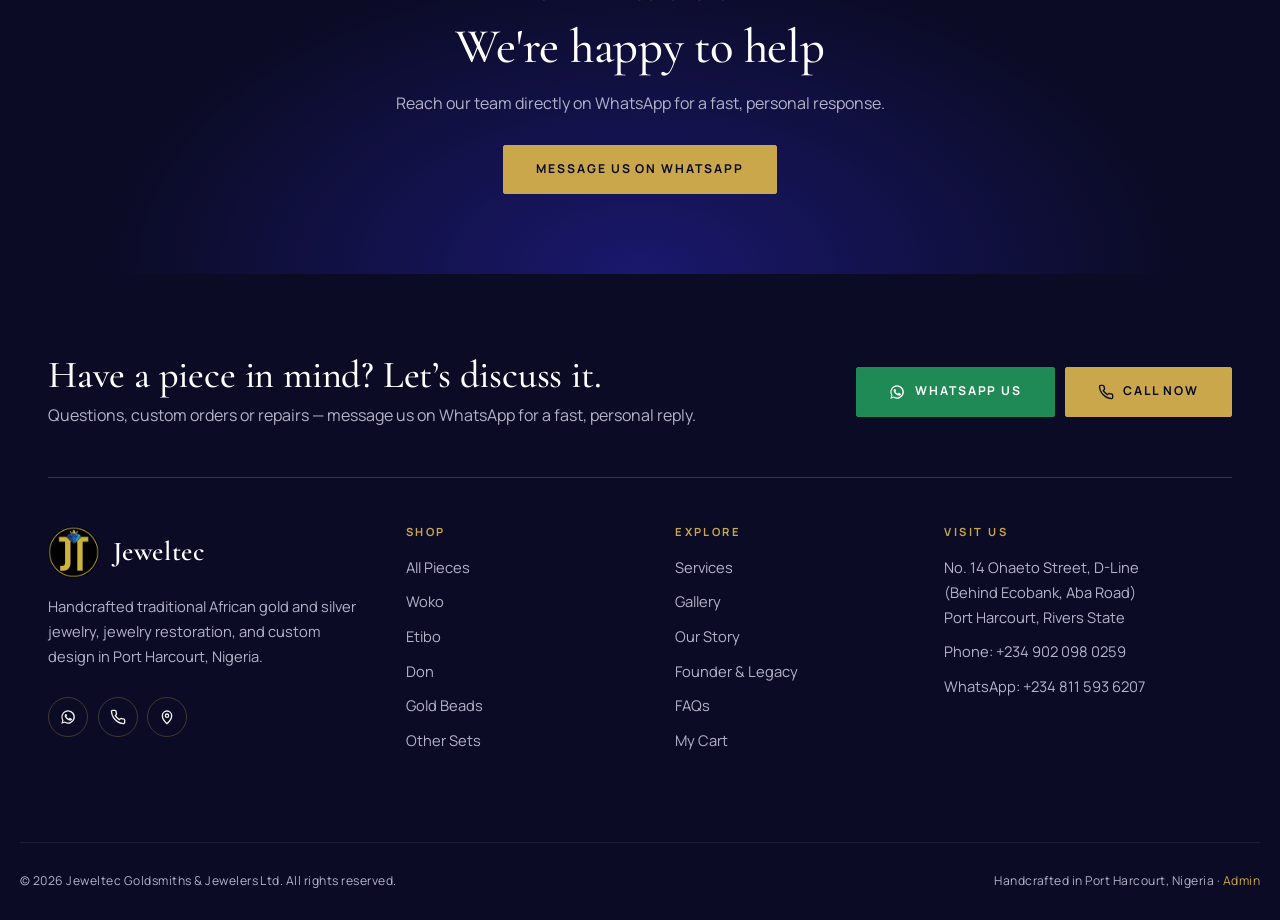
<file: jeweltec-website/faq.html>
<!DOCTYPE html>
<html lang="en">
<head>
<meta charset="UTF-8">
<meta name="viewport" content="width=device-width, initial-scale=1.0">
<title>FAQs | Jeweltec Goldsmiths & Jewelers Ltd</title>
<meta name="description" content="Answers to common questions about ordering, custom jewelry, restoration services, and delivery from Jeweltec Goldsmiths & Jewelers Ltd.">
<link rel="preconnect" href="https://fonts.googleapis.com">
<link rel="preconnect" href="https://fonts.gstatic.com" crossorigin>
<link href="https://fonts.googleapis.com/css2?family=Cormorant+Garamond:ital,wght@0,400;0,500;0,600;0,700;1,400;1,500;1,600&family=Manrope:wght@400;500;600;700;800&display=swap" rel="stylesheet">
<link rel="icon" type="image/png" href="assets/images/brand/logo-badge.png">
<link rel="stylesheet" href="style.css">
<style>
  /* FAQ-specific accordion styling lives here since it's only used on this page */
  .faq-tools { max-width: 820px; margin: 0 auto var(--space-lg); }
  .faq-list { max-width: 820px; margin: 0 auto; counter-reset: faq; border-top: 1px solid var(--border-mid); }
  .faq-item { border-bottom: 1px solid var(--border-soft); }
  .faq-item.is-hidden { display: none; }
  .faq-question {
    width: 100%; text-align: left; background: none; border: none;
    padding: 1.4rem 0; display: flex; justify-content: space-between; align-items: center;
    gap: var(--space-sm); font-family: var(--font-display); font-weight: 500; font-size: 1.45rem; color: var(--ink);
    transition: color var(--transition-fast);
  }
  .faq-question:hover { color: var(--gold-deep); }
  .faq-question > span:first-child { display: flex; align-items: baseline; gap: 1.1rem; }
  .faq-question > span:first-child::before {
    counter-increment: faq; content: counter(faq, decimal-leading-zero);
    font-style: italic; font-size: 1.05rem; color: var(--gold);
  }
  .faq-question .plus {
    width: 32px; height: 32px; border-radius: 50%; flex-shrink: 0;
    display: grid; place-items: center; font-family: var(--font-body); font-size: 1.1rem; font-weight: 400; line-height: 1;
    border: 1px solid var(--border-mid); color: var(--gold-deep);
    transition: transform var(--transition-fast), border-color var(--transition-fast);
  }
  .faq-item.is-open .faq-question .plus { transform: rotate(45deg); border-color: var(--gold); }
  .faq-answer { max-height: 0; overflow: hidden; transition: max-height var(--transition-med); }
  .faq-answer p { padding: 0 3rem 1.5rem 2.6rem; color: var(--text-muted); margin: 0; }
  .faq-empty { display: none; text-align: center; color: var(--text-muted); padding: var(--space-md); }
  @media (max-width: 640px) { .faq-answer p { padding: 0 0 1.3rem; } .faq-question { font-size: 1.2rem; } }
</style>
</head>
<body>

<a class="skip-link" href="#main">Skip to content</a>

<div class="announce" aria-label="Announcements">
  <span>Handcrafted in Port Harcourt</span><span>Delivery across Nigeria</span><span>Order via <a href="https://wa.me/2348115936207" target="_blank" rel="noopener">WhatsApp</a></span>
</div>

<header class="site-header">
  <div class="wrap nav">
    <a href="index.html" class="nav-brand">
      <img src="assets/images/brand/logo-badge.png" alt="Jeweltec Goldsmiths &amp; Jewelers logo">
      <span class="nav-brand-text"><strong>Jeweltec</strong><span>Goldsmiths &amp; Jewelers Ltd</span></span>
    </a>
    <nav class="nav-links" aria-label="Primary">
      <a href="index.html">Home</a>
      <div class="nav-item has-menu" data-pages="products.html,product.html">
        <button class="nav-trigger" aria-expanded="false" aria-haspopup="true">Shop <svg class="chev" viewBox="0 0 24 24" fill="none" stroke="currentColor" stroke-width="2.5" stroke-linecap="round" stroke-linejoin="round"><path d="M6 9l6 6 6-6"/></svg></button>
        <div class="nav-menu nav-menu--shop">
          <a href="products.html?category=WOKO"><img src="assets/images/products/product-06.jpg" alt="" loading="lazy"><span><strong>Woko</strong><small>Ceremonial button sets</small></span></a><a href="products.html?category=ETIBO"><img src="assets/images/products/product-17.jpg" alt="" loading="lazy"><span><strong>Etibo</strong><small>Studs, chains & accents</small></span></a><a href="products.html?category=DON"><img src="assets/images/products/product-08.jpg" alt="" loading="lazy"><span><strong>Don</strong><small>Classic gold sets</small></span></a><a href="products.html?category=GOLD+BEADS"><img src="assets/images/products/product-09.jpg" alt="" loading="lazy"><span><strong>Gold Beads</strong><small>Statement bead sets</small></span></a><a href="products.html?category=OTHER+TRADITIONAL+SET"><img src="assets/images/products/product-15.jpg" alt="" loading="lazy"><span><strong>Other Sets</strong><small>Rings & regalia</small></span></a>
          <a href="products.html" class="menu-all">See every piece <svg class="arrow" viewBox="0 0 24 24" fill="none" stroke="currentColor" stroke-width="2.4" stroke-linecap="round" stroke-linejoin="round"><path d="M5 12h14M13 6l6 6-6 6"/></svg></a>
        </div>
      </div>
      <a href="services.html">Services</a>
      <a href="gallery.html">Gallery</a>
      <div class="nav-item has-menu" data-pages="about.html,legacy.html,faq.html">
        <button class="nav-trigger" aria-expanded="false" aria-haspopup="true">About <svg class="chev" viewBox="0 0 24 24" fill="none" stroke="currentColor" stroke-width="2.5" stroke-linecap="round" stroke-linejoin="round"><path d="M6 9l6 6 6-6"/></svg></button>
        <div class="nav-menu">
          <a href="about.html"><span class="mi-icon"><svg viewBox="0 0 24 24" fill="none" stroke="currentColor" stroke-width="2" stroke-linecap="round"><circle cx="12" cy="12" r="9"/><path d="M12 11v6M12 7.5v.5"/></svg></span><span><strong>Our Story</strong><small>Who we are &amp; what we stand for</small></span></a>
          <a href="legacy.html"><span class="mi-icon"><svg viewBox="0 0 24 24" fill="none" stroke="currentColor" stroke-width="2" stroke-linecap="round" stroke-linejoin="round"><path d="M3 18h18M4 18l-1-10 5 4 4-7 4 7 5-4-1 10"/></svg></span><span><strong>Founder &amp; Legacy</strong><small>The man behind the gold</small></span></a>
          <a href="faq.html"><span class="mi-icon"><svg viewBox="0 0 24 24" fill="none" stroke="currentColor" stroke-width="2" stroke-linecap="round"><circle cx="12" cy="12" r="9"/><path d="M9.5 9.5a2.5 2.5 0 1 1 3.5 2.3c-.6.3-1 .9-1 1.6v.6M12 17.5v.01"/></svg></span><span><strong>FAQs</strong><small>Ordering, payment &amp; delivery</small></span></a>
        </div>
      </div>
      <a href="contact.html">Contact</a>
    </nav>
    <div class="nav-actions">
      <a href="https://wa.me/2348115936207" target="_blank" rel="noopener" class="nav-whatsapp" aria-label="Chat on WhatsApp"><svg viewBox="0 0 24 24" fill="currentColor"><path d="M12 2a10 10 0 0 0-8.6 15L2 22l5.2-1.4A10 10 0 1 0 12 2zm0 18.2a8.2 8.2 0 0 1-4.2-1.1l-.3-.2-3 .8.8-2.9-.2-.3A8.2 8.2 0 1 1 12 20.2zm4.5-6.1c-.2-.1-1.5-.7-1.7-.8-.2-.1-.4-.1-.6.1-.2.2-.7.8-.8 1-.2.2-.3.2-.5.1-.2-.1-1-.4-1.9-1.2-.7-.6-1.2-1.4-1.3-1.6-.1-.2 0-.4.1-.5l.4-.4c.1-.1.2-.3.3-.4.1-.2 0-.3 0-.5s-.6-1.5-.8-2c-.2-.5-.4-.4-.6-.4h-.5c-.2 0-.5.1-.7.3-.2.2-.9.9-.9 2.2s1 2.5 1.1 2.7c.1.2 1.9 3 4.7 4.1.7.3 1.2.5 1.6.6.7.2 1.3.2 1.8.1.5-.1 1.5-.6 1.7-1.2.2-.6.2-1.1.2-1.2-.1-.2-.3-.2-.6-.4z"/></svg><span>WhatsApp</span></a>
      <a href="cart.html" class="cart-icon-link" aria-label="View cart">
        <svg viewBox="0 0 24 24" fill="none" stroke="currentColor" stroke-width="2" stroke-linecap="round" stroke-linejoin="round"><circle cx="9" cy="21" r="1.4"/><circle cx="19" cy="21" r="1.4"/><path d="M2 3h2l2.4 12.4A2 2 0 0 0 8.4 17H19a2 2 0 0 0 2-1.6L22.5 7H5.1"/></svg>
        <span class="cart-count">0</span>
      </a>
      <button class="nav-toggle" aria-label="Open menu" aria-expanded="false">
        <span></span><span></span><span></span>
      </button>
    </div>
  </div>
  <div class="mobile-nav-panel">
    <p class="m-label">Menu</p>
    <div class="m-tiles">
      <a class="m-tile" href="index.html"><svg viewBox="0 0 24 24" fill="none" stroke="currentColor" stroke-width="2" stroke-linecap="round" stroke-linejoin="round"><path d="M3 11l9-7 9 7v9a1 1 0 0 1-1 1h-5v-6h-6v6H4a1 1 0 0 1-1-1z"/></svg>Home</a>
      <a class="m-tile" href="products.html"><svg viewBox="0 0 24 24" fill="none" stroke="currentColor" stroke-width="2" stroke-linecap="round" stroke-linejoin="round"><path d="M6 3h12l3 6-9 12L3 9z"/><path d="M3 9h18M9 3l3 6 3-6M12 9v12"/></svg>Shop All</a>
      <a class="m-tile" href="services.html"><svg viewBox="0 0 24 24" fill="none" stroke="currentColor" stroke-width="2" stroke-linecap="round" stroke-linejoin="round"><path d="M14.7 6.3a4 4 0 0 0-5.4 5.4L3 18v3h3l6.3-6.3a4 4 0 0 0 5.4-5.4l-2.6 2.6-2.4-.6-.6-2.4z"/></svg>Services</a>
      <a class="m-tile" href="gallery.html"><svg viewBox="0 0 24 24" fill="none" stroke="currentColor" stroke-width="2" stroke-linecap="round" stroke-linejoin="round"><rect x="3" y="3" width="18" height="18" rx="3"/><circle cx="9" cy="9" r="2"/><path d="M21 15l-5-5L5 21"/></svg>Gallery</a>
      <a class="m-tile" href="about.html"><svg viewBox="0 0 24 24" fill="none" stroke="currentColor" stroke-width="2" stroke-linecap="round"><circle cx="12" cy="12" r="9"/><path d="M12 11v6M12 7.5v.5"/></svg>Our Story</a>
      <a class="m-tile" href="legacy.html"><svg viewBox="0 0 24 24" fill="none" stroke="currentColor" stroke-width="2" stroke-linecap="round" stroke-linejoin="round"><path d="M3 18h18M4 18l-1-10 5 4 4-7 4 7 5-4-1 10"/></svg>Founder &amp; Legacy</a>
      <a class="m-tile" href="faq.html"><svg viewBox="0 0 24 24" fill="none" stroke="currentColor" stroke-width="2" stroke-linecap="round"><circle cx="12" cy="12" r="9"/><path d="M9.5 9.5a2.5 2.5 0 1 1 3.5 2.3c-.6.3-1 .9-1 1.6v.6M12 17.5v.01"/></svg>FAQs</a>
      <a class="m-tile" href="contact.html"><svg viewBox="0 0 24 24" fill="none" stroke="currentColor" stroke-width="2" stroke-linecap="round" stroke-linejoin="round"><rect x="3" y="5" width="18" height="14" rx="2"/><path d="M3 7l9 6 9-6"/></svg>Contact</a>
    </div>
    <p class="m-label">Shop by category</p>
    <div class="m-chips">
      <a href="products.html?category=WOKO">Woko</a><a href="products.html?category=ETIBO">Etibo</a><a href="products.html?category=DON">Don</a><a href="products.html?category=GOLD+BEADS">Gold Beads</a><a href="products.html?category=OTHER+TRADITIONAL+SET">Other Sets</a>
    </div>
    <div class="m-contact">
      <a href="https://wa.me/2348115936207" target="_blank" rel="noopener" class="btn btn--whatsapp btn--block"><svg viewBox="0 0 24 24" fill="currentColor"><path d="M12 2a10 10 0 0 0-8.6 15L2 22l5.2-1.4A10 10 0 1 0 12 2zm0 18.2a8.2 8.2 0 0 1-4.2-1.1l-.3-.2-3 .8.8-2.9-.2-.3A8.2 8.2 0 1 1 12 20.2zm4.5-6.1c-.2-.1-1.5-.7-1.7-.8-.2-.1-.4-.1-.6.1-.2.2-.7.8-.8 1-.2.2-.3.2-.5.1-.2-.1-1-.4-1.9-1.2-.7-.6-1.2-1.4-1.3-1.6-.1-.2 0-.4.1-.5l.4-.4c.1-.1.2-.3.3-.4.1-.2 0-.3 0-.5s-.6-1.5-.8-2c-.2-.5-.4-.4-.6-.4h-.5c-.2 0-.5.1-.7.3-.2.2-.9.9-.9 2.2s1 2.5 1.1 2.7c.1.2 1.9 3 4.7 4.1.7.3 1.2.5 1.6.6.7.2 1.3.2 1.8.1.5-.1 1.5-.6 1.7-1.2.2-.6.2-1.1.2-1.2-.1-.2-.3-.2-.6-.4z"/></svg> Chat on WhatsApp</a>
      <a href="tel:+2349020980259" class="btn btn--outline-light btn--block"><svg viewBox="0 0 24 24" fill="none" stroke="currentColor" stroke-width="2"><path d="M22 16.9v3a2 2 0 0 1-2.2 2 19.8 19.8 0 0 1-8.6-3 19.5 19.5 0 0 1-6-6 19.8 19.8 0 0 1-3-8.7A2 2 0 0 1 4.1 2h3a2 2 0 0 1 2 1.7c.1 1 .3 2 .6 3a2 2 0 0 1-.5 2L8 10a16 16 0 0 0 6 6l1.3-1.2a2 2 0 0 1 2-.5c1 .3 2 .5 3 .6a2 2 0 0 1 1.7 2z"/></svg> Call +234 902 098 0259</a>
    </div>
  </div>
</header>

<main id="main">

  <section class="page-header">
    <span class="ph-shape ph-shape--1" aria-hidden="true"></span><span class="ph-shape ph-shape--2" aria-hidden="true"></span>
    <div class="wrap">
      <span class="ph-icon" aria-hidden="true"><svg viewBox="0 0 24 24" fill="none" stroke="currentColor" stroke-width="2" stroke-linecap="round"><circle cx="12" cy="12" r="9"/><path d="M9.5 9.5a2.5 2.5 0 1 1 3.5 2.3c-.6.3-1 .9-1 1.6v.6M12 17.5v.01"/></svg></span>
      <div class="breadcrumb"><a href="index.html">Home</a> <span aria-hidden="true">›</span> FAQs</div>
      <h1>Frequently Asked Questions</h1>
      <p>Everything you need to know about ordering, customisation, and caring for your jewelry.</p>
    </div>
  </section>

  <section class="section">
    <div class="wrap">
      <div class="faq-tools">
        <div class="search-field">
          <svg viewBox="0 0 24 24" fill="none" stroke="currentColor" stroke-width="2"><circle cx="11" cy="11" r="7"/><path d="M21 21l-4.3-4.3"/></svg>
          <input type="search" id="faq-search" placeholder="Search questions — e.g. delivery, payment, custom" aria-label="Search FAQs">
        </div>
      </div>
      <div class="faq-list" id="faq-list">

        <div class="faq-item">
          <button class="faq-question" aria-expanded="false"><span>How do I place an order?</span><span class="plus">+</span></button>
          <div class="faq-answer"><p>Browse the Products page, add the pieces you'd like to your cart, then proceed to checkout. When you place your order, we generate a full order summary and open WhatsApp so you can confirm the details and arrange payment and delivery directly with our team.</p></div>
        </div>

        <div class="faq-item">
          <button class="faq-question" aria-expanded="false"><span>How do I pay for my order?</span><span class="plus">+</span></button>
          <div class="faq-answer"><p>We don't process payment on the website. Once your order summary reaches us on WhatsApp, our team will confirm pricing and share our bank details or preferred payment method directly with you.</p></div>
        </div>

        <div class="faq-item">
          <button class="faq-question" aria-expanded="false"><span>Can I request a custom design?</span><span class="plus">+</span></button>
          <div class="faq-answer"><p>Yes — custom commissions are one of our specialties. Message us on WhatsApp with a description, sketch, or reference photo, and our goldsmiths will discuss materials, timeline, and pricing with you before any work begins.</p></div>
        </div>

        <div class="faq-item">
          <button class="faq-question" aria-expanded="false"><span>Do you deliver outside Port Harcourt?</span><span class="plus">+</span></button>
          <div class="faq-answer"><p>Yes, we can arrange delivery across Nigeria. Delivery details and cost are confirmed with you directly on WhatsApp once your order and address are received.</p></div>
        </div>

        <div class="faq-item">
          <button class="faq-question" aria-expanded="false"><span>Is your gold solid or plated?</span><span class="plus">+</span></button>
          <div class="faq-answer"><p>Each product listing states its materials clearly — most pieces are 18k solid gold, with a small number of gold-plated pieces noted individually. If you're ever unsure, ask us directly and we'll confirm before you order.</p></div>
        </div>

        <div class="faq-item">
          <button class="faq-question" aria-expanded="false"><span>Can I bring in my own gold for restoration or repair?</span><span class="plus">+</span></button>
          <div class="faq-answer"><p>Absolutely. Visit our showroom with the piece, or message us on WhatsApp with photos, and we'll advise on the best cleaning, repair, or restoration approach along with cost and timeline.</p></div>
        </div>

        <div class="faq-item">
          <button class="faq-question" aria-expanded="false"><span>How do I know if a piece is still available?</span><span class="plus">+</span></button>
          <div class="faq-answer"><p>Every product page shows a live "In Stock" or "Sold" status, since our pieces are handmade in limited numbers. If something you love is marked sold, message us — a similar piece can often be commissioned.</p></div>
        </div>

        <div class="faq-item">
          <button class="faq-question" aria-expanded="false"><span>What are your showroom hours?</span><span class="plus">+</span></button>
          <div class="faq-answer"><p>We're open Monday to Friday, 9:00am to 5:00pm. See the Contact page for our full address and directions.</p></div>
        </div>

      </div>
      <p class="faq-empty" id="faq-empty">No matching questions — try another word, or ask us on WhatsApp.</p>
    </div>
  </section>

  <section class="cta-band">
    <div class="wrap">
      <span class="eyebrow">Still Have Questions?</span>
      <h2>We're happy to help</h2>
      <p>Reach our team directly on WhatsApp for a fast, personal response.</p>
      <div class="btn-row">
        <a href="https://wa.me/2348115936207" target="_blank" rel="noopener" class="btn btn--gold">Message Us on WhatsApp</a>
      </div>
    </div>
  </section>

</main>

<footer class="site-footer">
  <div class="wrap">
    <div class="footer-cta">
      <div>
        <h3>Have a piece in mind? Let&rsquo;s discuss it.</h3>
        <p>Questions, custom orders or repairs &mdash; message us on WhatsApp for a fast, personal reply.</p>
      </div>
      <div class="btn-row">
        <a href="https://wa.me/2348115936207" target="_blank" rel="noopener" class="btn btn--whatsapp"><svg viewBox="0 0 24 24" fill="currentColor"><path d="M12 2a10 10 0 0 0-8.6 15L2 22l5.2-1.4A10 10 0 1 0 12 2zm0 18.2a8.2 8.2 0 0 1-4.2-1.1l-.3-.2-3 .8.8-2.9-.2-.3A8.2 8.2 0 1 1 12 20.2zm4.5-6.1c-.2-.1-1.5-.7-1.7-.8-.2-.1-.4-.1-.6.1-.2.2-.7.8-.8 1-.2.2-.3.2-.5.1-.2-.1-1-.4-1.9-1.2-.7-.6-1.2-1.4-1.3-1.6-.1-.2 0-.4.1-.5l.4-.4c.1-.1.2-.3.3-.4.1-.2 0-.3 0-.5s-.6-1.5-.8-2c-.2-.5-.4-.4-.6-.4h-.5c-.2 0-.5.1-.7.3-.2.2-.9.9-.9 2.2s1 2.5 1.1 2.7c.1.2 1.9 3 4.7 4.1.7.3 1.2.5 1.6.6.7.2 1.3.2 1.8.1.5-.1 1.5-.6 1.7-1.2.2-.6.2-1.1.2-1.2-.1-.2-.3-.2-.6-.4z"/></svg> WhatsApp Us</a>
        <a href="tel:+2349020980259" class="btn btn--gold"><svg viewBox="0 0 24 24" fill="none" stroke="currentColor" stroke-width="2"><path d="M22 16.9v3a2 2 0 0 1-2.2 2 19.8 19.8 0 0 1-8.6-3 19.5 19.5 0 0 1-6-6 19.8 19.8 0 0 1-3-8.7A2 2 0 0 1 4.1 2h3a2 2 0 0 1 2 1.7c.1 1 .3 2 .6 3a2 2 0 0 1-.5 2L8 10a16 16 0 0 0 6 6l1.3-1.2a2 2 0 0 1 2-.5c1 .3 2 .5 3 .6a2 2 0 0 1 1.7 2z"/></svg> Call Now</a>
      </div>
    </div>
  </div>
  <div class="wrap footer-grid">
    <div class="footer-col">
      <div class="footer-brand">
        <img src="assets/images/brand/logo-badge.png" alt="Jeweltec logo">
        <strong>Jeweltec</strong>
      </div>
      <p>Handcrafted traditional African gold and silver jewelry, jewelry restoration, and custom design in Port Harcourt, Nigeria.</p>
      <div class="footer-social">
        <a href="https://wa.me/2348115936207" target="_blank" rel="noopener" aria-label="WhatsApp"><svg viewBox="0 0 24 24" fill="currentColor"><path d="M12 2a10 10 0 0 0-8.6 15L2 22l5.2-1.4A10 10 0 1 0 12 2zm0 18.2a8.2 8.2 0 0 1-4.2-1.1l-.3-.2-3 .8.8-2.9-.2-.3A8.2 8.2 0 1 1 12 20.2zm4.5-6.1c-.2-.1-1.5-.7-1.7-.8-.2-.1-.4-.1-.6.1-.2.2-.7.8-.8 1-.2.2-.3.2-.5.1-.2-.1-1-.4-1.9-1.2-.7-.6-1.2-1.4-1.3-1.6-.1-.2 0-.4.1-.5l.4-.4c.1-.1.2-.3.3-.4.1-.2 0-.3 0-.5s-.6-1.5-.8-2c-.2-.5-.4-.4-.6-.4h-.5c-.2 0-.5.1-.7.3-.2.2-.9.9-.9 2.2s1 2.5 1.1 2.7c.1.2 1.9 3 4.7 4.1.7.3 1.2.5 1.6.6.7.2 1.3.2 1.8.1.5-.1 1.5-.6 1.7-1.2.2-.6.2-1.1.2-1.2-.1-.2-.3-.2-.6-.4z"/></svg></a>
        <a href="tel:+2349020980259" aria-label="Call Jeweltec"><svg viewBox="0 0 24 24" fill="none" stroke="currentColor" stroke-width="2"><path d="M22 16.9v3a2 2 0 0 1-2.2 2 19.8 19.8 0 0 1-8.6-3 19.5 19.5 0 0 1-6-6 19.8 19.8 0 0 1-3-8.7A2 2 0 0 1 4.1 2h3a2 2 0 0 1 2 1.7c.1 1 .3 2 .6 3a2 2 0 0 1-.5 2L8 10a16 16 0 0 0 6 6l1.3-1.2a2 2 0 0 1 2-.5c1 .3 2 .5 3 .6a2 2 0 0 1 1.7 2z"/></svg></a>
        <a href="contact.html" aria-label="Find our showroom"><svg viewBox="0 0 24 24" fill="none" stroke="currentColor" stroke-width="2" stroke-linecap="round" stroke-linejoin="round"><path d="M12 22s7-6.5 7-12a7 7 0 0 0-14 0c0 5.5 7 12 7 12z"/><circle cx="12" cy="10" r="2.5"/></svg></a>
      </div>
    </div>
    <div class="footer-col">
      <h4>Shop</h4>
      <ul>
        <li><a href="products.html">All Pieces</a></li>
        <li><a href="products.html?category=WOKO">Woko</a></li><li><a href="products.html?category=ETIBO">Etibo</a></li><li><a href="products.html?category=DON">Don</a></li><li><a href="products.html?category=GOLD+BEADS">Gold Beads</a></li><li><a href="products.html?category=OTHER+TRADITIONAL+SET">Other Sets</a></li>
      </ul>
    </div>
    <div class="footer-col">
      <h4>Explore</h4>
      <ul>
        <li><a href="services.html">Services</a></li>
        <li><a href="gallery.html">Gallery</a></li>
        <li><a href="about.html">Our Story</a></li>
        <li><a href="legacy.html">Founder &amp; Legacy</a></li>
        <li><a href="faq.html">FAQs</a></li>
        <li><a href="cart.html">My Cart</a></li>
      </ul>
    </div>
    <div class="footer-col">
      <h4>Visit Us</h4>
      <ul>
        <li>No. 14 Ohaeto Street, D-Line<br>(Behind Ecobank, Aba Road)<br>Port Harcourt, Rivers State</li>
        <li><a href="tel:+2349020980259">Phone: +234 902 098 0259</a></li>
        <li><a href="https://wa.me/2348115936207" target="_blank" rel="noopener">WhatsApp: +234 811 593 6207</a></li>
      </ul>
    </div>
  </div>
  <div class="wrap footer-bottom">
    <span>&copy; 2026 Jeweltec Goldsmiths &amp; Jewelers Ltd. All rights reserved.</span>
    <span>Handcrafted in Port Harcourt, Nigeria &middot; <a href="admin.html">Admin</a></span>
  </div>
</footer>

<a href="https://wa.me/2348115936207" target="_blank" rel="noopener" class="fab-whatsapp" aria-label="Chat with us on WhatsApp"><svg viewBox="0 0 24 24" fill="currentColor"><path d="M12 2a10 10 0 0 0-8.6 15L2 22l5.2-1.4A10 10 0 1 0 12 2zm0 18.2a8.2 8.2 0 0 1-4.2-1.1l-.3-.2-3 .8.8-2.9-.2-.3A8.2 8.2 0 1 1 12 20.2zm4.5-6.1c-.2-.1-1.5-.7-1.7-.8-.2-.1-.4-.1-.6.1-.2.2-.7.8-.8 1-.2.2-.3.2-.5.1-.2-.1-1-.4-1.9-1.2-.7-.6-1.2-1.4-1.3-1.6-.1-.2 0-.4.1-.5l.4-.4c.1-.1.2-.3.3-.4.1-.2 0-.3 0-.5s-.6-1.5-.8-2c-.2-.5-.4-.4-.6-.4h-.5c-.2 0-.5.1-.7.3-.2.2-.9.9-.9 2.2s1 2.5 1.1 2.7c.1.2 1.9 3 4.7 4.1.7.3 1.2.5 1.6.6.7.2 1.3.2 1.8.1.5-.1 1.5-.6 1.7-1.2.2-.6.2-1.1.2-1.2-.1-.2-.3-.2-.6-.4z"/></svg><span>Chat with us</span></a>
<button class="to-top" aria-label="Back to top"><svg viewBox="0 0 24 24" fill="none" stroke="currentColor" stroke-width="2.6" stroke-linecap="round" stroke-linejoin="round"><path d="M12 19V5M5 12l7-7 7 7"/></svg></button>

<nav class="tabbar" aria-label="Quick navigation">
  <a href="index.html"><svg viewBox="0 0 24 24" fill="none" stroke="currentColor" stroke-width="2" stroke-linecap="round" stroke-linejoin="round"><path d="M3 11l9-7 9 7v9a1 1 0 0 1-1 1h-5v-6h-6v6H4a1 1 0 0 1-1-1z"/></svg>Home</a>
  <a href="products.html"><svg viewBox="0 0 24 24" fill="none" stroke="currentColor" stroke-width="2" stroke-linecap="round" stroke-linejoin="round"><path d="M6 3h12l3 6-9 12L3 9z"/><path d="M3 9h18M9 3l3 6 3-6M12 9v12"/></svg>Shop</a>
  <a href="https://wa.me/2348115936207" target="_blank" rel="noopener" class="tab-wa"><span class="wa-bubble"><svg viewBox="0 0 24 24" fill="currentColor"><path d="M12 2a10 10 0 0 0-8.6 15L2 22l5.2-1.4A10 10 0 1 0 12 2zm0 18.2a8.2 8.2 0 0 1-4.2-1.1l-.3-.2-3 .8.8-2.9-.2-.3A8.2 8.2 0 1 1 12 20.2zm4.5-6.1c-.2-.1-1.5-.7-1.7-.8-.2-.1-.4-.1-.6.1-.2.2-.7.8-.8 1-.2.2-.3.2-.5.1-.2-.1-1-.4-1.9-1.2-.7-.6-1.2-1.4-1.3-1.6-.1-.2 0-.4.1-.5l.4-.4c.1-.1.2-.3.3-.4.1-.2 0-.3 0-.5s-.6-1.5-.8-2c-.2-.5-.4-.4-.6-.4h-.5c-.2 0-.5.1-.7.3-.2.2-.9.9-.9 2.2s1 2.5 1.1 2.7c.1.2 1.9 3 4.7 4.1.7.3 1.2.5 1.6.6.7.2 1.3.2 1.8.1.5-.1 1.5-.6 1.7-1.2.2-.6.2-1.1.2-1.2-.1-.2-.3-.2-.6-.4z"/></svg></span>Chat</a>
  <a href="services.html"><svg viewBox="0 0 24 24" fill="none" stroke="currentColor" stroke-width="2" stroke-linecap="round" stroke-linejoin="round"><path d="M14.7 6.3a4 4 0 0 0-5.4 5.4L3 18v3h3l6.3-6.3a4 4 0 0 0 5.4-5.4l-2.6 2.6-2.4-.6-.6-2.4z"/></svg>Services</a>
  <a href="cart.html"><svg viewBox="0 0 24 24" fill="none" stroke="currentColor" stroke-width="2" stroke-linecap="round" stroke-linejoin="round"><circle cx="9" cy="21" r="1.4"/><circle cx="19" cy="21" r="1.4"/><path d="M2 3h2l2.4 12.4A2 2 0 0 0 8.4 17H19a2 2 0 0 0 2-1.6L22.5 7H5.1"/></svg><span class="cart-count">0</span>Cart</a>
</nav>

<script src="assets/js/products-data.js"></script>
<script src="assets/js/script.js"></script>
<script>
  // Simple accordion: only one answer open at a time.
  document.querySelectorAll(".faq-item").forEach(item => {
    const question = item.querySelector(".faq-question");
    const answer = item.querySelector(".faq-answer");
    question.addEventListener("click", () => {
      const isOpen = item.classList.contains("is-open");
      document.querySelectorAll(".faq-item").forEach(i => {
        i.classList.remove("is-open");
        i.querySelector(".faq-answer").style.maxHeight = null;
      });
      document.querySelectorAll(".faq-question").forEach(q => q.setAttribute("aria-expanded", "false"));
      if (!isOpen) {
        item.classList.add("is-open");
        question.setAttribute("aria-expanded", "true");
        answer.style.maxHeight = answer.scrollHeight + "px";
      }
    });
  });

  // Live search through questions + answers
  document.getElementById("faq-search").addEventListener("input", (e) => {
    const term = e.target.value.trim().toLowerCase();
    let shown = 0;
    document.querySelectorAll(".faq-item").forEach(item => {
      const match = !term || item.textContent.toLowerCase().includes(term);
      item.classList.toggle("is-hidden", !match);
      if (match) shown++;
    });
    document.getElementById("faq-empty").style.display = shown ? "none" : "block";
  });
</script>
</body>
</html>
</file>
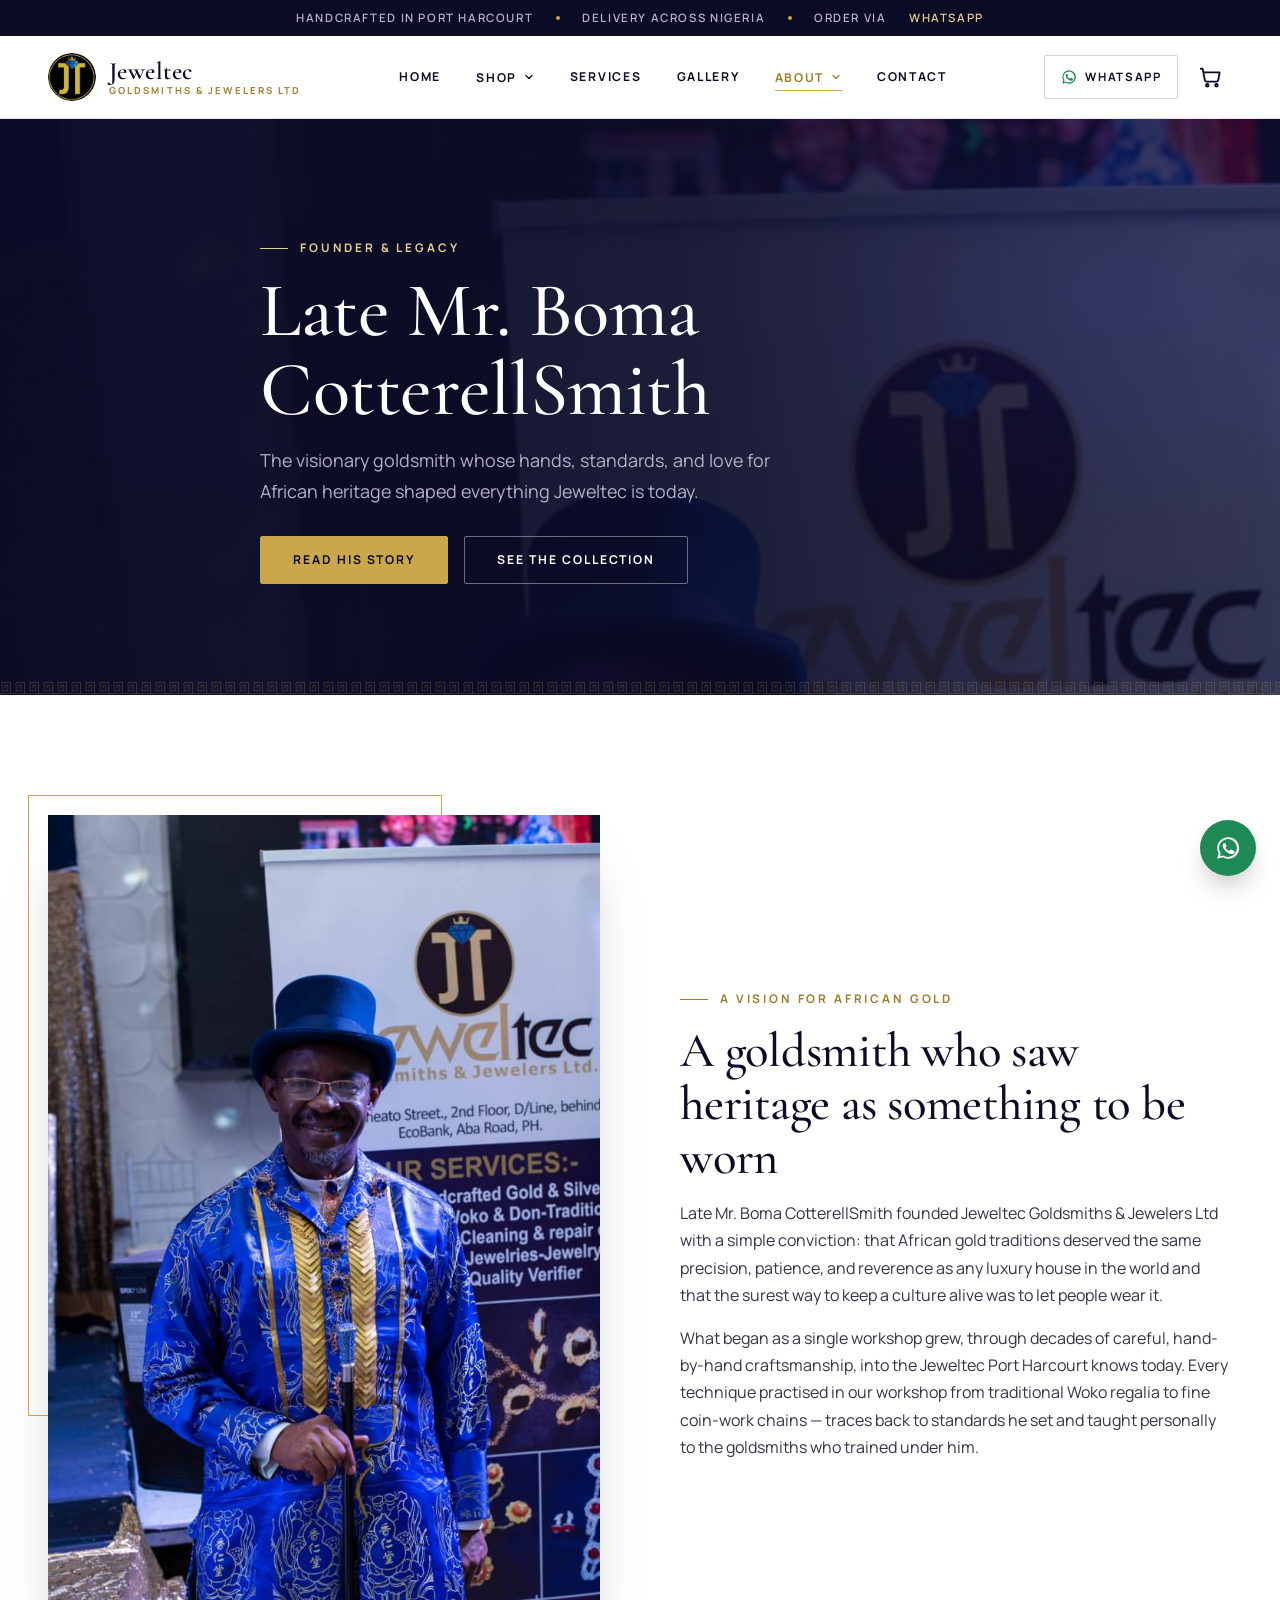
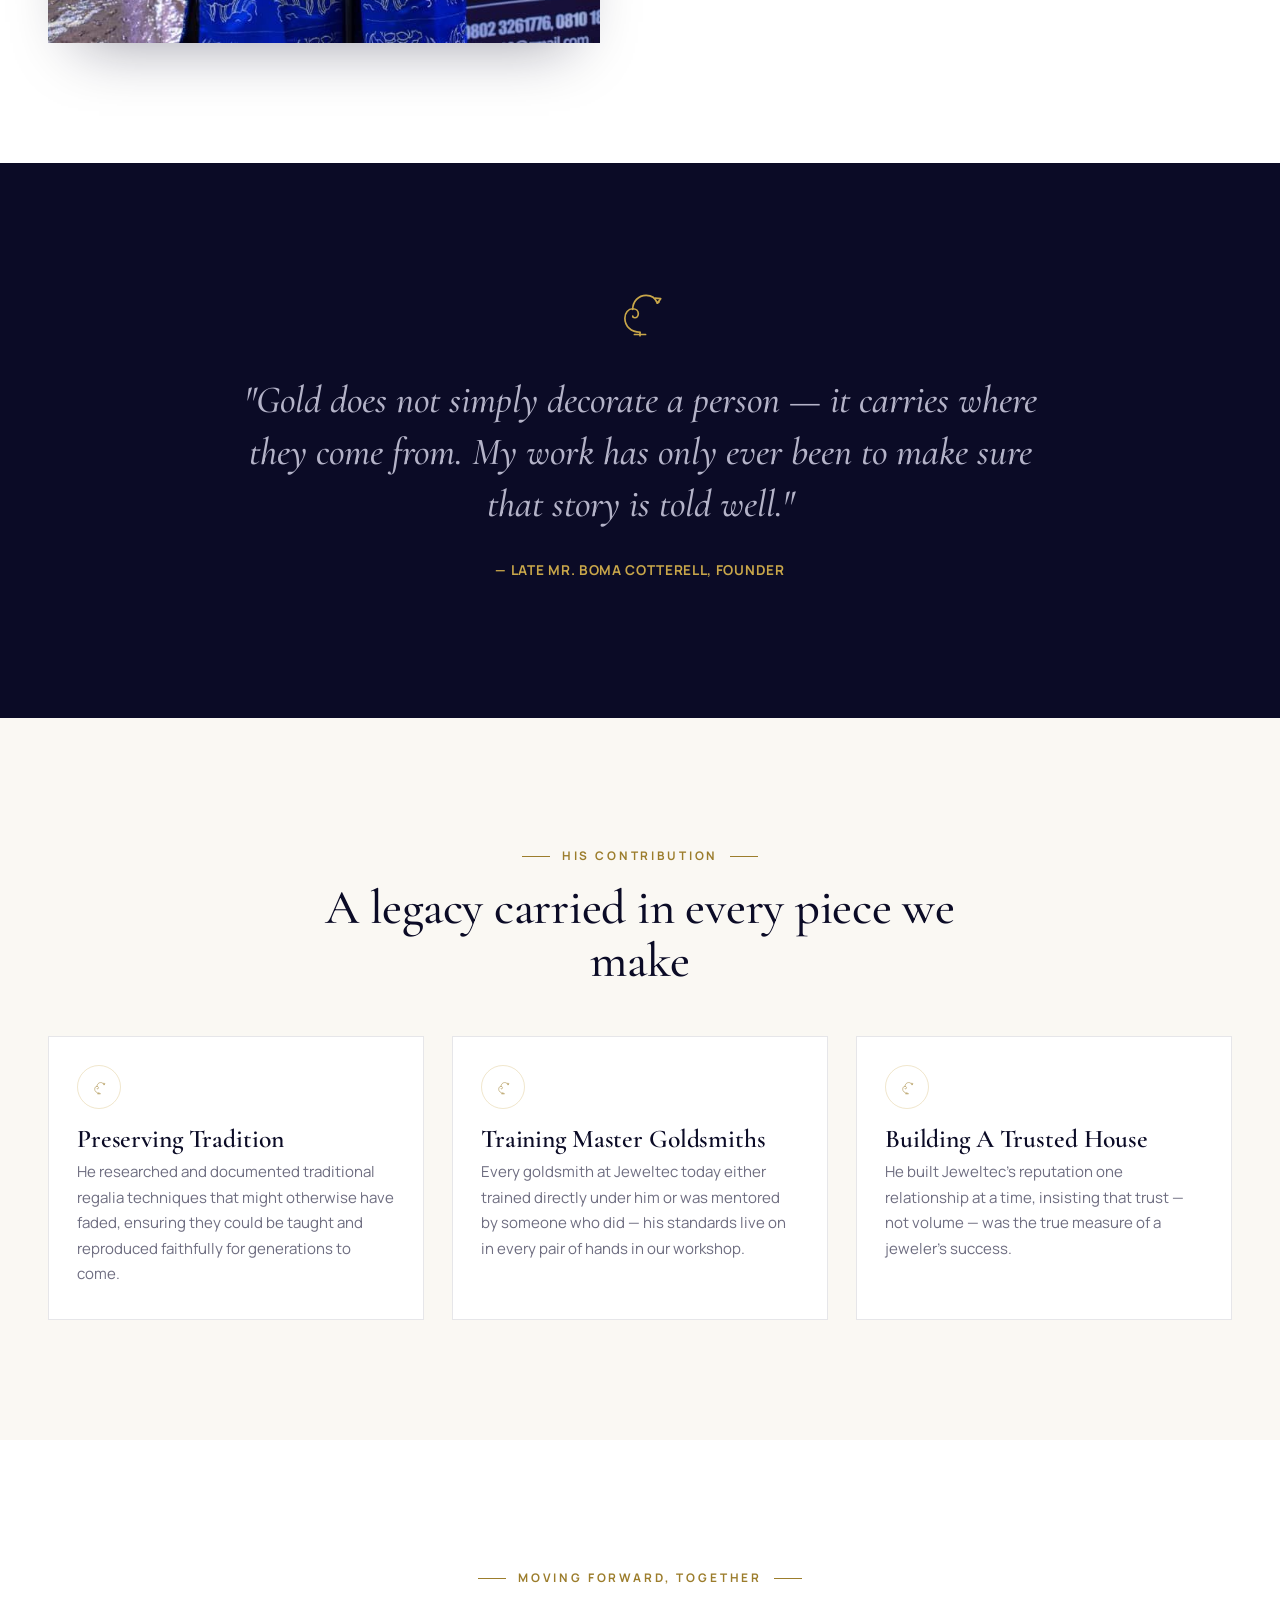
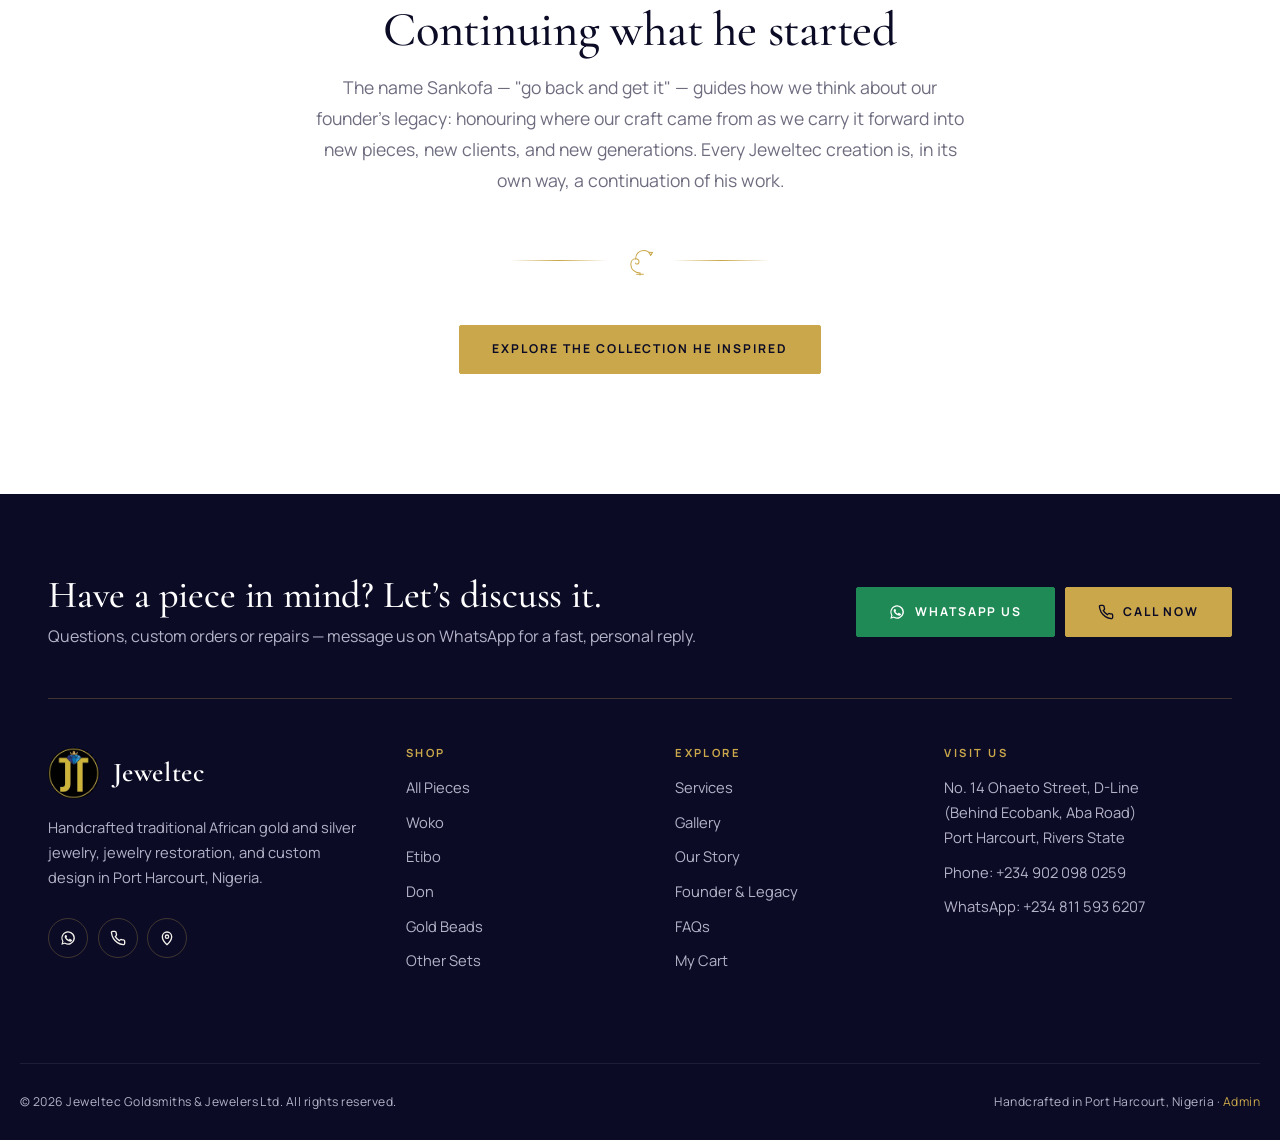
<file: jeweltec-website/legacy.html>
<!DOCTYPE html>
<html lang="en">
<head>
<meta charset="UTF-8">
<meta name="viewport" content="width=device-width, initial-scale=1.0">
<title>Founder & Legacy | Jeweltec Goldsmiths & Jewelers Ltd</title>
<meta name="description" content="Celebrating the vision and craftsmanship of Late Mr. Boma Cotterell, founder of Jeweltec Goldsmiths & Jewelers Ltd, and his lasting contribution to African jewelry.">
<link rel="preconnect" href="https://fonts.googleapis.com">
<link rel="preconnect" href="https://fonts.gstatic.com" crossorigin>
<link href="https://fonts.googleapis.com/css2?family=Cormorant+Garamond:ital,wght@0,400;0,500;0,600;0,700;1,400;1,500;1,600&family=Manrope:wght@400;500;600;700;800&display=swap" rel="stylesheet">
<link rel="icon" type="image/png" href="assets/images/brand/logo-badge.png">
<link rel="stylesheet" href="style.css">
</head>
<body>

<a class="skip-link" href="#main">Skip to content</a>

<div class="announce" aria-label="Announcements">
  <span>Handcrafted in Port Harcourt</span><span>Delivery across Nigeria</span><span>Order via <a href="https://wa.me/2348115936207" target="_blank" rel="noopener">WhatsApp</a></span>
</div>

<header class="site-header">
  <div class="wrap nav">
    <a href="index.html" class="nav-brand">
      <img src="assets/images/brand/logo-badge.png" alt="Jeweltec Goldsmiths &amp; Jewelers logo">
      <span class="nav-brand-text"><strong>Jeweltec</strong><span>Goldsmiths &amp; Jewelers Ltd</span></span>
    </a>
    <nav class="nav-links" aria-label="Primary">
      <a href="index.html">Home</a>
      <div class="nav-item has-menu" data-pages="products.html,product.html">
        <button class="nav-trigger" aria-expanded="false" aria-haspopup="true">Shop <svg class="chev" viewBox="0 0 24 24" fill="none" stroke="currentColor" stroke-width="2.5" stroke-linecap="round" stroke-linejoin="round"><path d="M6 9l6 6 6-6"/></svg></button>
        <div class="nav-menu nav-menu--shop">
          <a href="products.html?category=WOKO"><img src="assets/images/products/product-06.jpg" alt="" loading="lazy"><span><strong>Woko</strong><small>Ceremonial button sets</small></span></a><a href="products.html?category=ETIBO"><img src="assets/images/products/product-17.jpg" alt="" loading="lazy"><span><strong>Etibo</strong><small>Studs, chains & accents</small></span></a><a href="products.html?category=DON"><img src="assets/images/products/product-08.jpg" alt="" loading="lazy"><span><strong>Don</strong><small>Classic gold sets</small></span></a><a href="products.html?category=GOLD+BEADS"><img src="assets/images/products/product-09.jpg" alt="" loading="lazy"><span><strong>Gold Beads</strong><small>Statement bead sets</small></span></a><a href="products.html?category=OTHER+TRADITIONAL+SET"><img src="assets/images/products/product-15.jpg" alt="" loading="lazy"><span><strong>Other Sets</strong><small>Rings & regalia</small></span></a>
          <a href="products.html" class="menu-all">See every piece <svg class="arrow" viewBox="0 0 24 24" fill="none" stroke="currentColor" stroke-width="2.4" stroke-linecap="round" stroke-linejoin="round"><path d="M5 12h14M13 6l6 6-6 6"/></svg></a>
        </div>
      </div>
      <a href="services.html">Services</a>
      <a href="gallery.html">Gallery</a>
      <div class="nav-item has-menu" data-pages="about.html,legacy.html,faq.html">
        <button class="nav-trigger" aria-expanded="false" aria-haspopup="true">About <svg class="chev" viewBox="0 0 24 24" fill="none" stroke="currentColor" stroke-width="2.5" stroke-linecap="round" stroke-linejoin="round"><path d="M6 9l6 6 6-6"/></svg></button>
        <div class="nav-menu">
          <a href="about.html"><span class="mi-icon"><svg viewBox="0 0 24 24" fill="none" stroke="currentColor" stroke-width="2" stroke-linecap="round"><circle cx="12" cy="12" r="9"/><path d="M12 11v6M12 7.5v.5"/></svg></span><span><strong>Our Story</strong><small>Who we are &amp; what we stand for</small></span></a>
          <a href="legacy.html"><span class="mi-icon"><svg viewBox="0 0 24 24" fill="none" stroke="currentColor" stroke-width="2" stroke-linecap="round" stroke-linejoin="round"><path d="M3 18h18M4 18l-1-10 5 4 4-7 4 7 5-4-1 10"/></svg></span><span><strong>Founder &amp; Legacy</strong><small>The man behind the gold</small></span></a>
          <a href="faq.html"><span class="mi-icon"><svg viewBox="0 0 24 24" fill="none" stroke="currentColor" stroke-width="2" stroke-linecap="round"><circle cx="12" cy="12" r="9"/><path d="M9.5 9.5a2.5 2.5 0 1 1 3.5 2.3c-.6.3-1 .9-1 1.6v.6M12 17.5v.01"/></svg></span><span><strong>FAQs</strong><small>Ordering, payment &amp; delivery</small></span></a>
        </div>
      </div>
      <a href="contact.html">Contact</a>
    </nav>
    <div class="nav-actions">
      <a href="https://wa.me/2348115936207" target="_blank" rel="noopener" class="nav-whatsapp" aria-label="Chat on WhatsApp"><svg viewBox="0 0 24 24" fill="currentColor"><path d="M12 2a10 10 0 0 0-8.6 15L2 22l5.2-1.4A10 10 0 1 0 12 2zm0 18.2a8.2 8.2 0 0 1-4.2-1.1l-.3-.2-3 .8.8-2.9-.2-.3A8.2 8.2 0 1 1 12 20.2zm4.5-6.1c-.2-.1-1.5-.7-1.7-.8-.2-.1-.4-.1-.6.1-.2.2-.7.8-.8 1-.2.2-.3.2-.5.1-.2-.1-1-.4-1.9-1.2-.7-.6-1.2-1.4-1.3-1.6-.1-.2 0-.4.1-.5l.4-.4c.1-.1.2-.3.3-.4.1-.2 0-.3 0-.5s-.6-1.5-.8-2c-.2-.5-.4-.4-.6-.4h-.5c-.2 0-.5.1-.7.3-.2.2-.9.9-.9 2.2s1 2.5 1.1 2.7c.1.2 1.9 3 4.7 4.1.7.3 1.2.5 1.6.6.7.2 1.3.2 1.8.1.5-.1 1.5-.6 1.7-1.2.2-.6.2-1.1.2-1.2-.1-.2-.3-.2-.6-.4z"/></svg><span>WhatsApp</span></a>
      <a href="cart.html" class="cart-icon-link" aria-label="View cart">
        <svg viewBox="0 0 24 24" fill="none" stroke="currentColor" stroke-width="2" stroke-linecap="round" stroke-linejoin="round"><circle cx="9" cy="21" r="1.4"/><circle cx="19" cy="21" r="1.4"/><path d="M2 3h2l2.4 12.4A2 2 0 0 0 8.4 17H19a2 2 0 0 0 2-1.6L22.5 7H5.1"/></svg>
        <span class="cart-count">0</span>
      </a>
      <button class="nav-toggle" aria-label="Open menu" aria-expanded="false">
        <span></span><span></span><span></span>
      </button>
    </div>
  </div>
  <div class="mobile-nav-panel">
    <p class="m-label">Menu</p>
    <div class="m-tiles">
      <a class="m-tile" href="index.html"><svg viewBox="0 0 24 24" fill="none" stroke="currentColor" stroke-width="2" stroke-linecap="round" stroke-linejoin="round"><path d="M3 11l9-7 9 7v9a1 1 0 0 1-1 1h-5v-6h-6v6H4a1 1 0 0 1-1-1z"/></svg>Home</a>
      <a class="m-tile" href="products.html"><svg viewBox="0 0 24 24" fill="none" stroke="currentColor" stroke-width="2" stroke-linecap="round" stroke-linejoin="round"><path d="M6 3h12l3 6-9 12L3 9z"/><path d="M3 9h18M9 3l3 6 3-6M12 9v12"/></svg>Shop All</a>
      <a class="m-tile" href="services.html"><svg viewBox="0 0 24 24" fill="none" stroke="currentColor" stroke-width="2" stroke-linecap="round" stroke-linejoin="round"><path d="M14.7 6.3a4 4 0 0 0-5.4 5.4L3 18v3h3l6.3-6.3a4 4 0 0 0 5.4-5.4l-2.6 2.6-2.4-.6-.6-2.4z"/></svg>Services</a>
      <a class="m-tile" href="gallery.html"><svg viewBox="0 0 24 24" fill="none" stroke="currentColor" stroke-width="2" stroke-linecap="round" stroke-linejoin="round"><rect x="3" y="3" width="18" height="18" rx="3"/><circle cx="9" cy="9" r="2"/><path d="M21 15l-5-5L5 21"/></svg>Gallery</a>
      <a class="m-tile" href="about.html"><svg viewBox="0 0 24 24" fill="none" stroke="currentColor" stroke-width="2" stroke-linecap="round"><circle cx="12" cy="12" r="9"/><path d="M12 11v6M12 7.5v.5"/></svg>Our Story</a>
      <a class="m-tile" href="legacy.html"><svg viewBox="0 0 24 24" fill="none" stroke="currentColor" stroke-width="2" stroke-linecap="round" stroke-linejoin="round"><path d="M3 18h18M4 18l-1-10 5 4 4-7 4 7 5-4-1 10"/></svg>Founder &amp; Legacy</a>
      <a class="m-tile" href="faq.html"><svg viewBox="0 0 24 24" fill="none" stroke="currentColor" stroke-width="2" stroke-linecap="round"><circle cx="12" cy="12" r="9"/><path d="M9.5 9.5a2.5 2.5 0 1 1 3.5 2.3c-.6.3-1 .9-1 1.6v.6M12 17.5v.01"/></svg>FAQs</a>
      <a class="m-tile" href="contact.html"><svg viewBox="0 0 24 24" fill="none" stroke="currentColor" stroke-width="2" stroke-linecap="round" stroke-linejoin="round"><rect x="3" y="5" width="18" height="14" rx="2"/><path d="M3 7l9 6 9-6"/></svg>Contact</a>
    </div>
    <p class="m-label">Shop by category</p>
    <div class="m-chips">
      <a href="products.html?category=WOKO">Woko</a><a href="products.html?category=ETIBO">Etibo</a><a href="products.html?category=DON">Don</a><a href="products.html?category=GOLD+BEADS">Gold Beads</a><a href="products.html?category=OTHER+TRADITIONAL+SET">Other Sets</a>
    </div>
    <div class="m-contact">
      <a href="https://wa.me/2348115936207" target="_blank" rel="noopener" class="btn btn--whatsapp btn--block"><svg viewBox="0 0 24 24" fill="currentColor"><path d="M12 2a10 10 0 0 0-8.6 15L2 22l5.2-1.4A10 10 0 1 0 12 2zm0 18.2a8.2 8.2 0 0 1-4.2-1.1l-.3-.2-3 .8.8-2.9-.2-.3A8.2 8.2 0 1 1 12 20.2zm4.5-6.1c-.2-.1-1.5-.7-1.7-.8-.2-.1-.4-.1-.6.1-.2.2-.7.8-.8 1-.2.2-.3.2-.5.1-.2-.1-1-.4-1.9-1.2-.7-.6-1.2-1.4-1.3-1.6-.1-.2 0-.4.1-.5l.4-.4c.1-.1.2-.3.3-.4.1-.2 0-.3 0-.5s-.6-1.5-.8-2c-.2-.5-.4-.4-.6-.4h-.5c-.2 0-.5.1-.7.3-.2.2-.9.9-.9 2.2s1 2.5 1.1 2.7c.1.2 1.9 3 4.7 4.1.7.3 1.2.5 1.6.6.7.2 1.3.2 1.8.1.5-.1 1.5-.6 1.7-1.2.2-.6.2-1.1.2-1.2-.1-.2-.3-.2-.6-.4z"/></svg> Chat on WhatsApp</a>
      <a href="tel:+2349020980259" class="btn btn--outline-light btn--block"><svg viewBox="0 0 24 24" fill="none" stroke="currentColor" stroke-width="2"><path d="M22 16.9v3a2 2 0 0 1-2.2 2 19.8 19.8 0 0 1-8.6-3 19.5 19.5 0 0 1-6-6 19.8 19.8 0 0 1-3-8.7A2 2 0 0 1 4.1 2h3a2 2 0 0 1 2 1.7c.1 1 .3 2 .6 3a2 2 0 0 1-.5 2L8 10a16 16 0 0 0 6 6l1.3-1.2a2 2 0 0 1 2-.5c1 .3 2 .5 3 .6a2 2 0 0 1 1.7 2z"/></svg> Call +234 902 098 0259</a>
    </div>
  </div>
</header>

<main id="main">

  <!-- Hero built around the founder's portrait -->
  <section class="hero hero-small">
    <div class="hero-bg hero-bg--single">
      <img src="assets/images/brand/founder.jpg" alt="">
    </div>
    <div class="wrap hero-content">
      <span class="eyebrow">Founder &amp; Legacy</span>
      <h1>Late Mr. Boma CotterellSmith</h1>
      <p class="lede">The visionary goldsmith whose hands, standards, and love for African heritage shaped everything Jeweltec is today.</p>
      <div class="hero-actions"><a href="#story" class="btn btn--gold">Read his story</a><a href="products.html" class="btn btn--outline-light">See the collection</a></div>
    </div>
  </section>

  <section class="section" id="story">
    <div class="wrap intro-split">
      <figure class="reveal">
        <div class="frame-accent"></div>
        <img src="assets/images/brand/founder.jpg" alt="Late Mr. Boma Cotterell, founder of Jeweltec Goldsmiths & Jewelers Ltd, in traditional regalia">
      </figure>
      <div class="reveal">
        <span class="eyebrow">A Vision For African Gold</span>
        <h2>A goldsmith who saw heritage as something to be worn</h2>
        <p>Late Mr. Boma CotterellSmith founded Jeweltec Goldsmiths &amp; Jewelers Ltd with a simple conviction: that African gold traditions deserved the same precision, patience, and reverence as any luxury house in the world and that the surest way to keep a culture alive was to let people wear it.</p>
        <p>What began as a single workshop grew, through decades of careful, hand-by-hand craftsmanship, into the Jeweltec Port Harcourt knows today. Every technique practised in our workshop from traditional Woko regalia to fine coin-work chains — traces back to standards he set and taught personally to the goldsmiths who trained under him.</p>
      </div>
    </div>
  </section>

  <section class="section section--ink">
    <div class="wrap center">
      <span class="sankofa-mark" data-sankofa style="width:56px; height:56px; margin-bottom: var(--space-md); display:inline-block;"></span>
      <p class="legacy-quote">"Gold does not simply decorate a person — it carries where they come from. My work has only ever been to make sure that story is told well."</p>
      <p style="color: var(--gold); margin-top: var(--space-md); font-weight: 700; letter-spacing: 0.05em; text-transform: uppercase; font-size: 0.85rem;">— Late Mr. Boma Cotterell, Founder</p>
    </div>
  </section>

  <section class="section section--ivory">
    <div class="wrap">
      <div class="section-intro reveal">
        <span class="eyebrow">His Contribution</span>
        <h2>A legacy carried in every piece we make</h2>
      </div>
      <div class="grid grid-3">
        <div class="service-card reveal">
          <span class="icon" data-sankofa style="width:44px;height:44px;"></span>
          <h3>Preserving Tradition</h3>
          <p>He researched and documented traditional regalia techniques that might otherwise have faded, ensuring they could be taught and reproduced faithfully for generations to come.</p>
        </div>
        <div class="service-card reveal">
          <span class="icon" data-sankofa style="width:44px;height:44px;"></span>
          <h3>Training Master Goldsmiths</h3>
          <p>Every goldsmith at Jeweltec today either trained directly under him or was mentored by someone who did — his standards live on in every pair of hands in our workshop.</p>
        </div>
        <div class="service-card reveal">
          <span class="icon" data-sankofa style="width:44px;height:44px;"></span>
          <h3>Building A Trusted House</h3>
          <p>He built Jeweltec's reputation one relationship at a time, insisting that trust — not volume — was the true measure of a jeweler's success.</p>
        </div>
      </div>
    </div>
  </section>

  <section class="section">
    <div class="wrap center" style="max-width: 720px; margin: 0 auto;">
      <span class="eyebrow">Moving Forward, Together</span>
      <h2>Continuing what he started</h2>
      <p class="lede">The name Sankofa — "go back and get it" — guides how we think about our founder's legacy: honouring where our craft came from as we carry it forward into new pieces, new clients, and new generations. Every Jeweltec creation is, in its own way, a continuation of his work.</p>
      <div class="divider"><span class="sankofa-mark" data-sankofa></span></div>
      <a href="products.html" class="btn btn--gold">Explore The Collection He Inspired</a>
    </div>
  </section>

</main>

<footer class="site-footer">
  <div class="wrap">
    <div class="footer-cta">
      <div>
        <h3>Have a piece in mind? Let&rsquo;s discuss it.</h3>
        <p>Questions, custom orders or repairs &mdash; message us on WhatsApp for a fast, personal reply.</p>
      </div>
      <div class="btn-row">
        <a href="https://wa.me/2348115936207" target="_blank" rel="noopener" class="btn btn--whatsapp"><svg viewBox="0 0 24 24" fill="currentColor"><path d="M12 2a10 10 0 0 0-8.6 15L2 22l5.2-1.4A10 10 0 1 0 12 2zm0 18.2a8.2 8.2 0 0 1-4.2-1.1l-.3-.2-3 .8.8-2.9-.2-.3A8.2 8.2 0 1 1 12 20.2zm4.5-6.1c-.2-.1-1.5-.7-1.7-.8-.2-.1-.4-.1-.6.1-.2.2-.7.8-.8 1-.2.2-.3.2-.5.1-.2-.1-1-.4-1.9-1.2-.7-.6-1.2-1.4-1.3-1.6-.1-.2 0-.4.1-.5l.4-.4c.1-.1.2-.3.3-.4.1-.2 0-.3 0-.5s-.6-1.5-.8-2c-.2-.5-.4-.4-.6-.4h-.5c-.2 0-.5.1-.7.3-.2.2-.9.9-.9 2.2s1 2.5 1.1 2.7c.1.2 1.9 3 4.7 4.1.7.3 1.2.5 1.6.6.7.2 1.3.2 1.8.1.5-.1 1.5-.6 1.7-1.2.2-.6.2-1.1.2-1.2-.1-.2-.3-.2-.6-.4z"/></svg> WhatsApp Us</a>
        <a href="tel:+2349020980259" class="btn btn--gold"><svg viewBox="0 0 24 24" fill="none" stroke="currentColor" stroke-width="2"><path d="M22 16.9v3a2 2 0 0 1-2.2 2 19.8 19.8 0 0 1-8.6-3 19.5 19.5 0 0 1-6-6 19.8 19.8 0 0 1-3-8.7A2 2 0 0 1 4.1 2h3a2 2 0 0 1 2 1.7c.1 1 .3 2 .6 3a2 2 0 0 1-.5 2L8 10a16 16 0 0 0 6 6l1.3-1.2a2 2 0 0 1 2-.5c1 .3 2 .5 3 .6a2 2 0 0 1 1.7 2z"/></svg> Call Now</a>
      </div>
    </div>
  </div>
  <div class="wrap footer-grid">
    <div class="footer-col">
      <div class="footer-brand">
        <img src="assets/images/brand/logo-badge.png" alt="Jeweltec logo">
        <strong>Jeweltec</strong>
      </div>
      <p>Handcrafted traditional African gold and silver jewelry, jewelry restoration, and custom design in Port Harcourt, Nigeria.</p>
      <div class="footer-social">
        <a href="https://wa.me/2348115936207" target="_blank" rel="noopener" aria-label="WhatsApp"><svg viewBox="0 0 24 24" fill="currentColor"><path d="M12 2a10 10 0 0 0-8.6 15L2 22l5.2-1.4A10 10 0 1 0 12 2zm0 18.2a8.2 8.2 0 0 1-4.2-1.1l-.3-.2-3 .8.8-2.9-.2-.3A8.2 8.2 0 1 1 12 20.2zm4.5-6.1c-.2-.1-1.5-.7-1.7-.8-.2-.1-.4-.1-.6.1-.2.2-.7.8-.8 1-.2.2-.3.2-.5.1-.2-.1-1-.4-1.9-1.2-.7-.6-1.2-1.4-1.3-1.6-.1-.2 0-.4.1-.5l.4-.4c.1-.1.2-.3.3-.4.1-.2 0-.3 0-.5s-.6-1.5-.8-2c-.2-.5-.4-.4-.6-.4h-.5c-.2 0-.5.1-.7.3-.2.2-.9.9-.9 2.2s1 2.5 1.1 2.7c.1.2 1.9 3 4.7 4.1.7.3 1.2.5 1.6.6.7.2 1.3.2 1.8.1.5-.1 1.5-.6 1.7-1.2.2-.6.2-1.1.2-1.2-.1-.2-.3-.2-.6-.4z"/></svg></a>
        <a href="tel:+2349020980259" aria-label="Call Jeweltec"><svg viewBox="0 0 24 24" fill="none" stroke="currentColor" stroke-width="2"><path d="M22 16.9v3a2 2 0 0 1-2.2 2 19.8 19.8 0 0 1-8.6-3 19.5 19.5 0 0 1-6-6 19.8 19.8 0 0 1-3-8.7A2 2 0 0 1 4.1 2h3a2 2 0 0 1 2 1.7c.1 1 .3 2 .6 3a2 2 0 0 1-.5 2L8 10a16 16 0 0 0 6 6l1.3-1.2a2 2 0 0 1 2-.5c1 .3 2 .5 3 .6a2 2 0 0 1 1.7 2z"/></svg></a>
        <a href="contact.html" aria-label="Find our showroom"><svg viewBox="0 0 24 24" fill="none" stroke="currentColor" stroke-width="2" stroke-linecap="round" stroke-linejoin="round"><path d="M12 22s7-6.5 7-12a7 7 0 0 0-14 0c0 5.5 7 12 7 12z"/><circle cx="12" cy="10" r="2.5"/></svg></a>
      </div>
    </div>
    <div class="footer-col">
      <h4>Shop</h4>
      <ul>
        <li><a href="products.html">All Pieces</a></li>
        <li><a href="products.html?category=WOKO">Woko</a></li><li><a href="products.html?category=ETIBO">Etibo</a></li><li><a href="products.html?category=DON">Don</a></li><li><a href="products.html?category=GOLD+BEADS">Gold Beads</a></li><li><a href="products.html?category=OTHER+TRADITIONAL+SET">Other Sets</a></li>
      </ul>
    </div>
    <div class="footer-col">
      <h4>Explore</h4>
      <ul>
        <li><a href="services.html">Services</a></li>
        <li><a href="gallery.html">Gallery</a></li>
        <li><a href="about.html">Our Story</a></li>
        <li><a href="legacy.html">Founder &amp; Legacy</a></li>
        <li><a href="faq.html">FAQs</a></li>
        <li><a href="cart.html">My Cart</a></li>
      </ul>
    </div>
    <div class="footer-col">
      <h4>Visit Us</h4>
      <ul>
        <li>No. 14 Ohaeto Street, D-Line<br>(Behind Ecobank, Aba Road)<br>Port Harcourt, Rivers State</li>
        <li><a href="tel:+2349020980259">Phone: +234 902 098 0259</a></li>
        <li><a href="https://wa.me/2348115936207" target="_blank" rel="noopener">WhatsApp: +234 811 593 6207</a></li>
      </ul>
    </div>
  </div>
  <div class="wrap footer-bottom">
    <span>&copy; 2026 Jeweltec Goldsmiths &amp; Jewelers Ltd. All rights reserved.</span>
    <span>Handcrafted in Port Harcourt, Nigeria &middot; <a href="admin.html">Admin</a></span>
  </div>
</footer>

<a href="https://wa.me/2348115936207" target="_blank" rel="noopener" class="fab-whatsapp" aria-label="Chat with us on WhatsApp"><svg viewBox="0 0 24 24" fill="currentColor"><path d="M12 2a10 10 0 0 0-8.6 15L2 22l5.2-1.4A10 10 0 1 0 12 2zm0 18.2a8.2 8.2 0 0 1-4.2-1.1l-.3-.2-3 .8.8-2.9-.2-.3A8.2 8.2 0 1 1 12 20.2zm4.5-6.1c-.2-.1-1.5-.7-1.7-.8-.2-.1-.4-.1-.6.1-.2.2-.7.8-.8 1-.2.2-.3.2-.5.1-.2-.1-1-.4-1.9-1.2-.7-.6-1.2-1.4-1.3-1.6-.1-.2 0-.4.1-.5l.4-.4c.1-.1.2-.3.3-.4.1-.2 0-.3 0-.5s-.6-1.5-.8-2c-.2-.5-.4-.4-.6-.4h-.5c-.2 0-.5.1-.7.3-.2.2-.9.9-.9 2.2s1 2.5 1.1 2.7c.1.2 1.9 3 4.7 4.1.7.3 1.2.5 1.6.6.7.2 1.3.2 1.8.1.5-.1 1.5-.6 1.7-1.2.2-.6.2-1.1.2-1.2-.1-.2-.3-.2-.6-.4z"/></svg><span>Chat with us</span></a>
<button class="to-top" aria-label="Back to top"><svg viewBox="0 0 24 24" fill="none" stroke="currentColor" stroke-width="2.6" stroke-linecap="round" stroke-linejoin="round"><path d="M12 19V5M5 12l7-7 7 7"/></svg></button>

<nav class="tabbar" aria-label="Quick navigation">
  <a href="index.html"><svg viewBox="0 0 24 24" fill="none" stroke="currentColor" stroke-width="2" stroke-linecap="round" stroke-linejoin="round"><path d="M3 11l9-7 9 7v9a1 1 0 0 1-1 1h-5v-6h-6v6H4a1 1 0 0 1-1-1z"/></svg>Home</a>
  <a href="products.html"><svg viewBox="0 0 24 24" fill="none" stroke="currentColor" stroke-width="2" stroke-linecap="round" stroke-linejoin="round"><path d="M6 3h12l3 6-9 12L3 9z"/><path d="M3 9h18M9 3l3 6 3-6M12 9v12"/></svg>Shop</a>
  <a href="https://wa.me/2348115936207" target="_blank" rel="noopener" class="tab-wa"><span class="wa-bubble"><svg viewBox="0 0 24 24" fill="currentColor"><path d="M12 2a10 10 0 0 0-8.6 15L2 22l5.2-1.4A10 10 0 1 0 12 2zm0 18.2a8.2 8.2 0 0 1-4.2-1.1l-.3-.2-3 .8.8-2.9-.2-.3A8.2 8.2 0 1 1 12 20.2zm4.5-6.1c-.2-.1-1.5-.7-1.7-.8-.2-.1-.4-.1-.6.1-.2.2-.7.8-.8 1-.2.2-.3.2-.5.1-.2-.1-1-.4-1.9-1.2-.7-.6-1.2-1.4-1.3-1.6-.1-.2 0-.4.1-.5l.4-.4c.1-.1.2-.3.3-.4.1-.2 0-.3 0-.5s-.6-1.5-.8-2c-.2-.5-.4-.4-.6-.4h-.5c-.2 0-.5.1-.7.3-.2.2-.9.9-.9 2.2s1 2.5 1.1 2.7c.1.2 1.9 3 4.7 4.1.7.3 1.2.5 1.6.6.7.2 1.3.2 1.8.1.5-.1 1.5-.6 1.7-1.2.2-.6.2-1.1.2-1.2-.1-.2-.3-.2-.6-.4z"/></svg></span>Chat</a>
  <a href="services.html"><svg viewBox="0 0 24 24" fill="none" stroke="currentColor" stroke-width="2" stroke-linecap="round" stroke-linejoin="round"><path d="M14.7 6.3a4 4 0 0 0-5.4 5.4L3 18v3h3l6.3-6.3a4 4 0 0 0 5.4-5.4l-2.6 2.6-2.4-.6-.6-2.4z"/></svg>Services</a>
  <a href="cart.html"><svg viewBox="0 0 24 24" fill="none" stroke="currentColor" stroke-width="2" stroke-linecap="round" stroke-linejoin="round"><circle cx="9" cy="21" r="1.4"/><circle cx="19" cy="21" r="1.4"/><path d="M2 3h2l2.4 12.4A2 2 0 0 0 8.4 17H19a2 2 0 0 0 2-1.6L22.5 7H5.1"/></svg><span class="cart-count">0</span>Cart</a>
</nav>

<script src="assets/js/products-data.js"></script>
<script src="assets/js/script.js"></script>
</body>
</html>
</file>
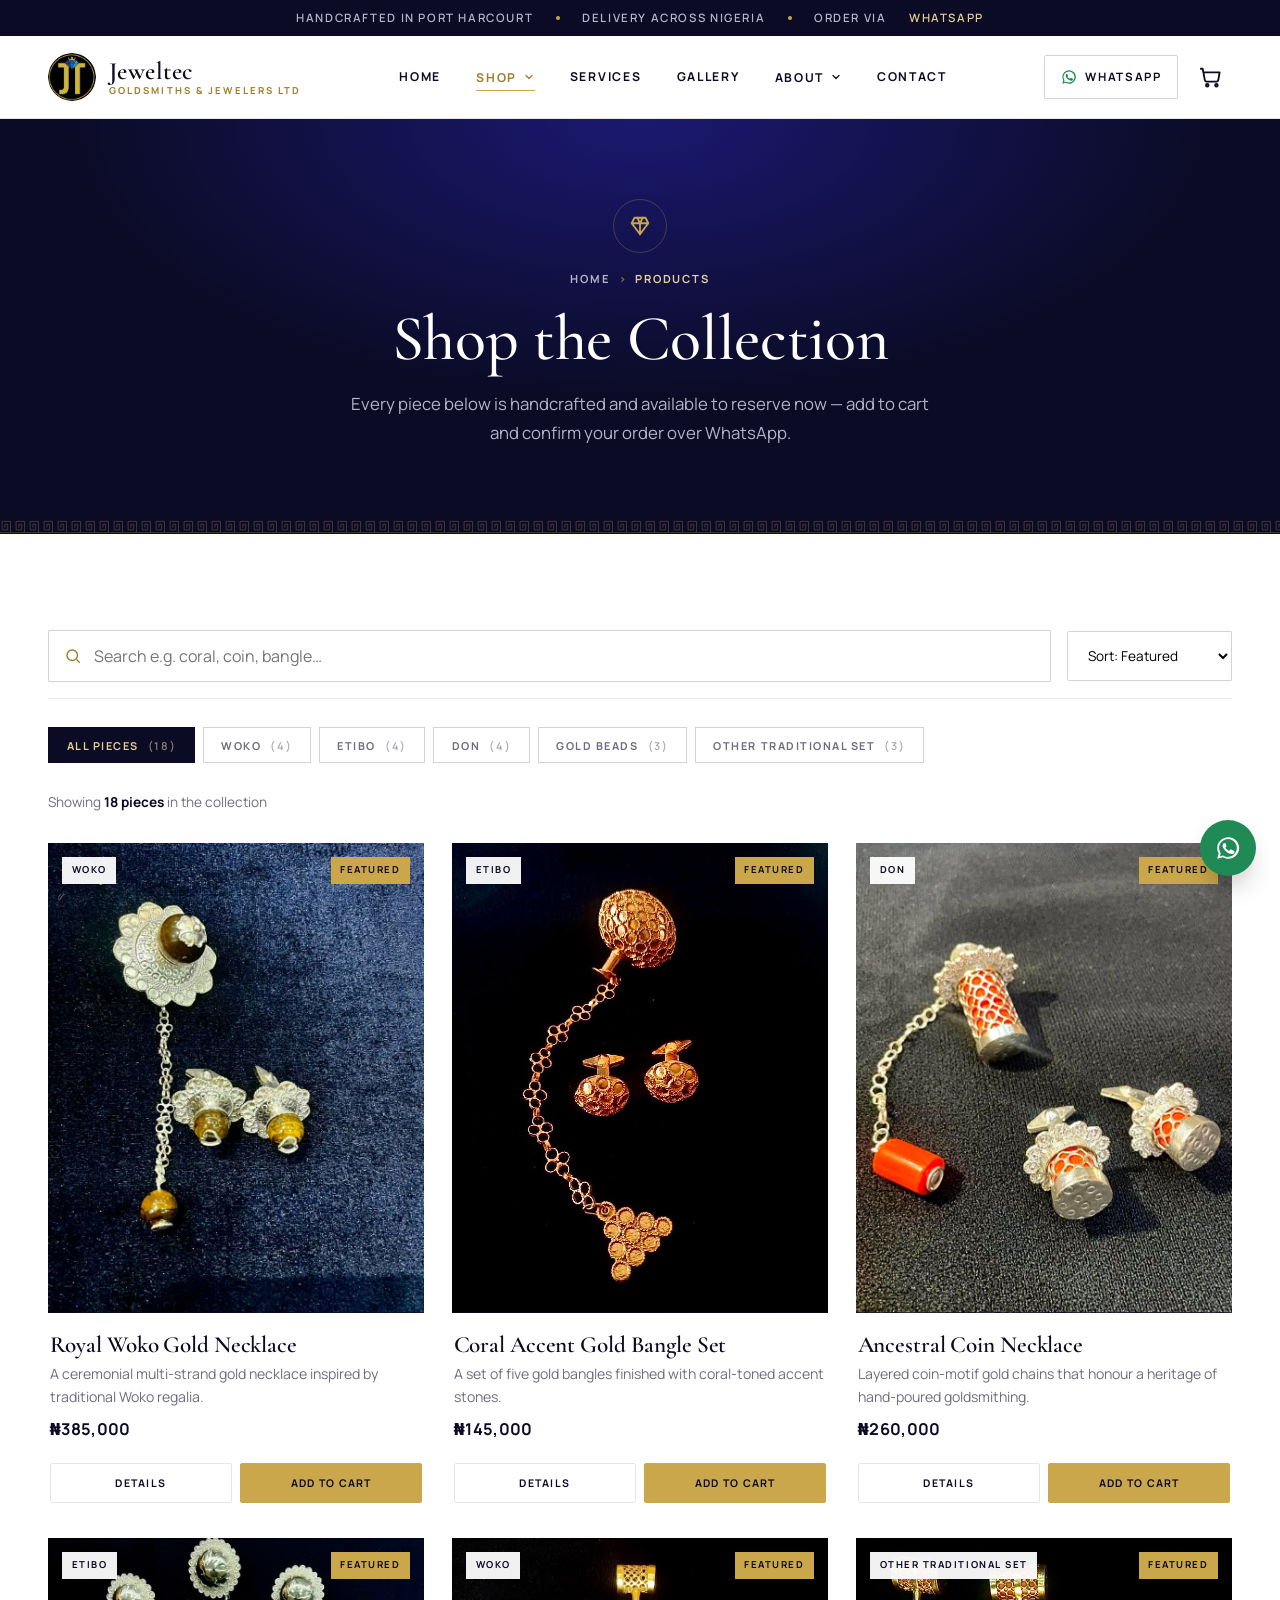
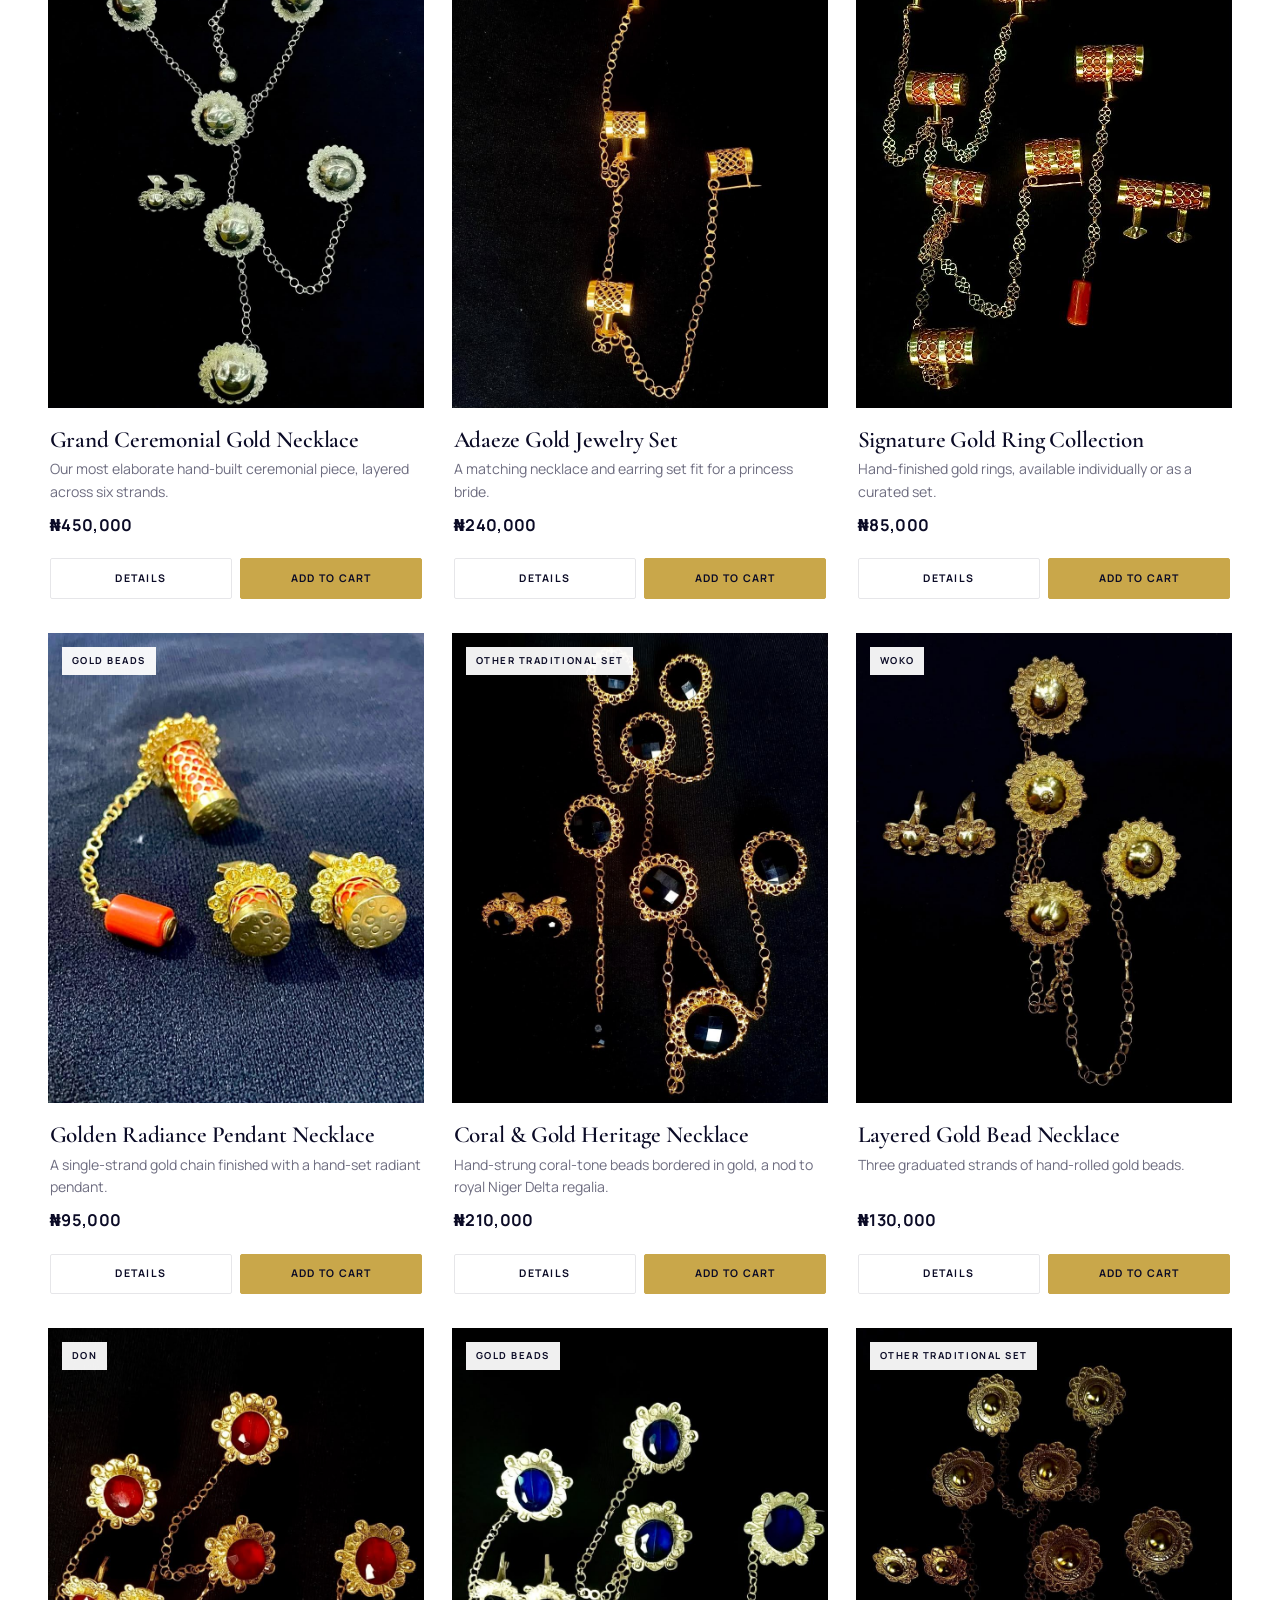
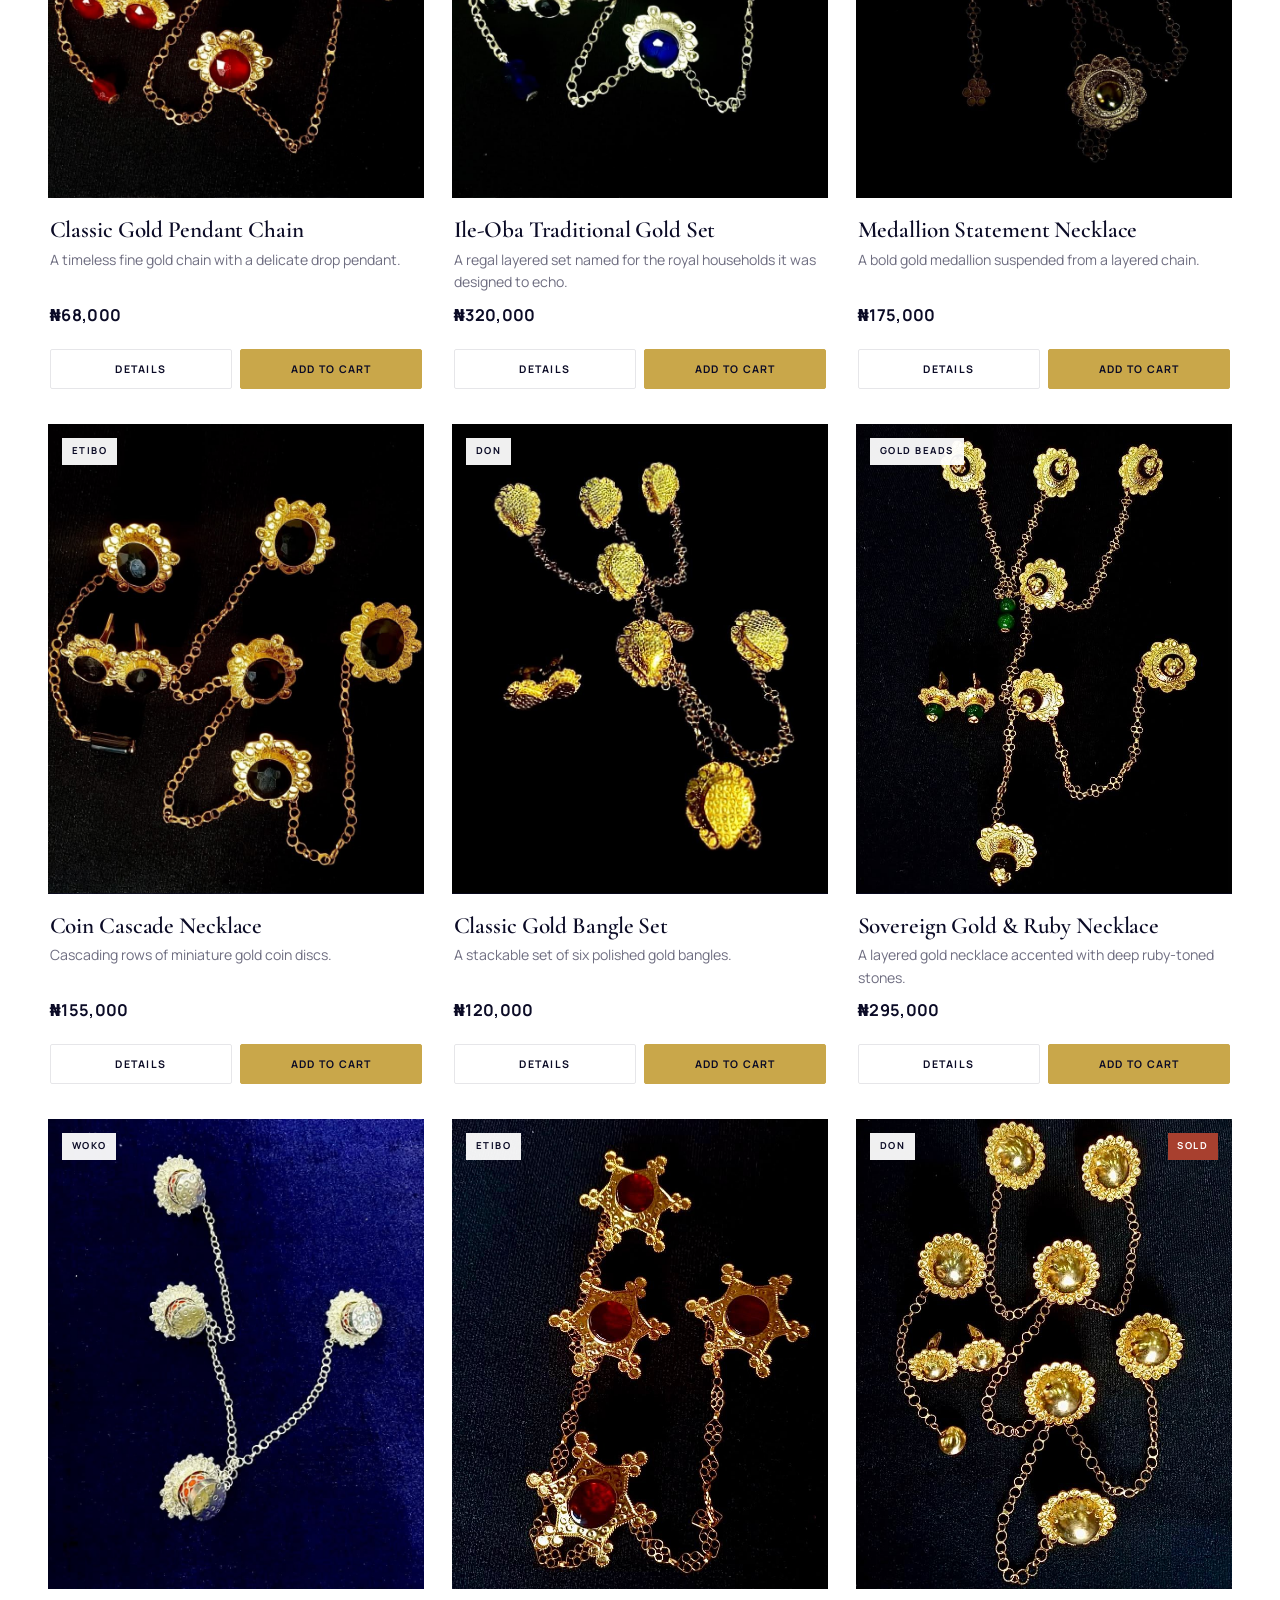
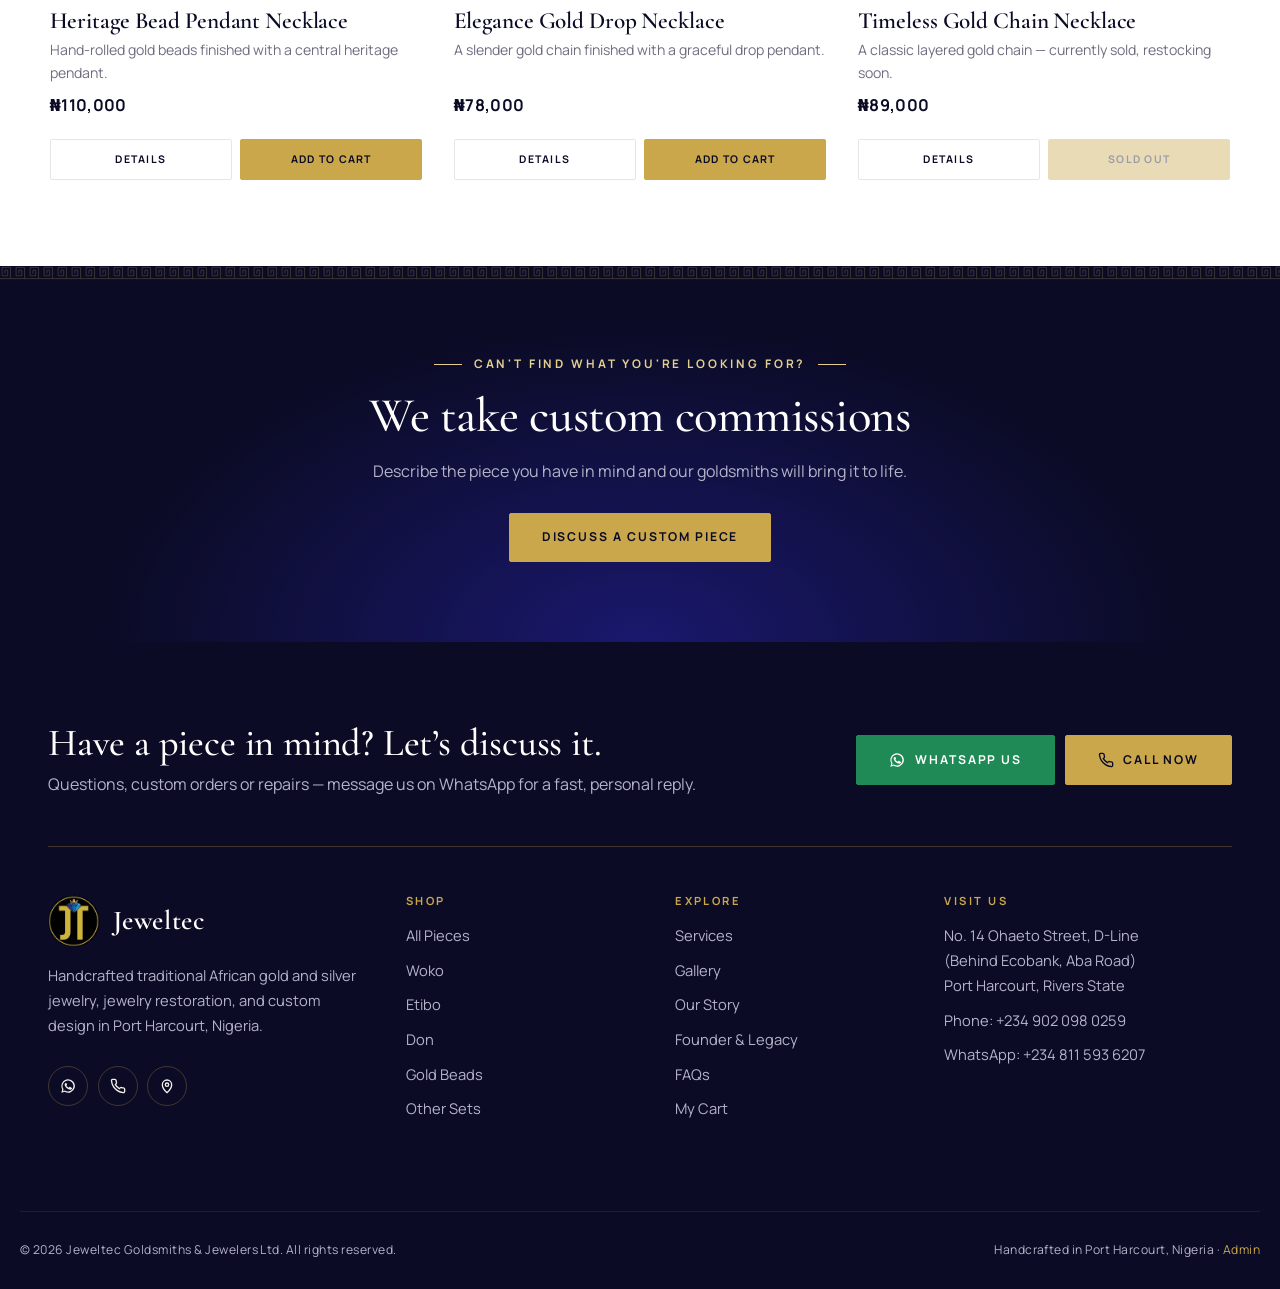
<file: jeweltec-website/products.html>
<!DOCTYPE html>
<html lang="en">
<head>
<meta charset="UTF-8">
<meta name="viewport" content="width=device-width, initial-scale=1.0">
<title>Shop All Products | Jeweltec Goldsmiths & Jewelers Ltd</title>
<meta name="description" content="Browse Woko, Etibo, Don, gold beads, and other traditional jewelry sets from Jeweltec Goldsmiths & Jewelers Ltd. Search and filter by category, then order directly via WhatsApp.">
<link rel="preconnect" href="https://fonts.googleapis.com">
<link rel="preconnect" href="https://fonts.gstatic.com" crossorigin>
<link href="https://fonts.googleapis.com/css2?family=Cormorant+Garamond:ital,wght@0,400;0,500;0,600;0,700;1,400;1,500;1,600&family=Manrope:wght@400;500;600;700;800&display=swap" rel="stylesheet">
<link rel="icon" type="image/png" href="assets/images/brand/logo-badge.png">
<link rel="stylesheet" href="style.css">
</head>
<body>

<a class="skip-link" href="#main">Skip to content</a>

<div class="announce" aria-label="Announcements">
  <span>Handcrafted in Port Harcourt</span><span>Delivery across Nigeria</span><span>Order via <a href="https://wa.me/2348115936207" target="_blank" rel="noopener">WhatsApp</a></span>
</div>

<header class="site-header">
  <div class="wrap nav">
    <a href="index.html" class="nav-brand">
      <img src="assets/images/brand/logo-badge.png" alt="Jeweltec Goldsmiths &amp; Jewelers logo">
      <span class="nav-brand-text"><strong>Jeweltec</strong><span>Goldsmiths &amp; Jewelers Ltd</span></span>
    </a>
    <nav class="nav-links" aria-label="Primary">
      <a href="index.html">Home</a>
      <div class="nav-item has-menu" data-pages="products.html,product.html">
        <button class="nav-trigger" aria-expanded="false" aria-haspopup="true">Shop <svg class="chev" viewBox="0 0 24 24" fill="none" stroke="currentColor" stroke-width="2.5" stroke-linecap="round" stroke-linejoin="round"><path d="M6 9l6 6 6-6"/></svg></button>
        <div class="nav-menu nav-menu--shop">
          <a href="products.html?category=WOKO"><img src="assets/images/products/product-06.jpg" alt="" loading="lazy"><span><strong>Woko</strong><small>Ceremonial button sets</small></span></a><a href="products.html?category=ETIBO"><img src="assets/images/products/product-17.jpg" alt="" loading="lazy"><span><strong>Etibo</strong><small>Studs, chains & accents</small></span></a><a href="products.html?category=DON"><img src="assets/images/products/product-08.jpg" alt="" loading="lazy"><span><strong>Don</strong><small>Classic gold sets</small></span></a><a href="products.html?category=GOLD+BEADS"><img src="assets/images/products/product-09.jpg" alt="" loading="lazy"><span><strong>Gold Beads</strong><small>Statement bead sets</small></span></a><a href="products.html?category=OTHER+TRADITIONAL+SET"><img src="assets/images/products/product-15.jpg" alt="" loading="lazy"><span><strong>Other Sets</strong><small>Rings & regalia</small></span></a>
          <a href="products.html" class="menu-all">See every piece <svg class="arrow" viewBox="0 0 24 24" fill="none" stroke="currentColor" stroke-width="2.4" stroke-linecap="round" stroke-linejoin="round"><path d="M5 12h14M13 6l6 6-6 6"/></svg></a>
        </div>
      </div>
      <a href="services.html">Services</a>
      <a href="gallery.html">Gallery</a>
      <div class="nav-item has-menu" data-pages="about.html,legacy.html,faq.html">
        <button class="nav-trigger" aria-expanded="false" aria-haspopup="true">About <svg class="chev" viewBox="0 0 24 24" fill="none" stroke="currentColor" stroke-width="2.5" stroke-linecap="round" stroke-linejoin="round"><path d="M6 9l6 6 6-6"/></svg></button>
        <div class="nav-menu">
          <a href="about.html"><span class="mi-icon"><svg viewBox="0 0 24 24" fill="none" stroke="currentColor" stroke-width="2" stroke-linecap="round"><circle cx="12" cy="12" r="9"/><path d="M12 11v6M12 7.5v.5"/></svg></span><span><strong>Our Story</strong><small>Who we are &amp; what we stand for</small></span></a>
          <a href="legacy.html"><span class="mi-icon"><svg viewBox="0 0 24 24" fill="none" stroke="currentColor" stroke-width="2" stroke-linecap="round" stroke-linejoin="round"><path d="M3 18h18M4 18l-1-10 5 4 4-7 4 7 5-4-1 10"/></svg></span><span><strong>Founder &amp; Legacy</strong><small>The man behind the gold</small></span></a>
          <a href="faq.html"><span class="mi-icon"><svg viewBox="0 0 24 24" fill="none" stroke="currentColor" stroke-width="2" stroke-linecap="round"><circle cx="12" cy="12" r="9"/><path d="M9.5 9.5a2.5 2.5 0 1 1 3.5 2.3c-.6.3-1 .9-1 1.6v.6M12 17.5v.01"/></svg></span><span><strong>FAQs</strong><small>Ordering, payment &amp; delivery</small></span></a>
        </div>
      </div>
      <a href="contact.html">Contact</a>
    </nav>
    <div class="nav-actions">
      <a href="https://wa.me/2348115936207" target="_blank" rel="noopener" class="nav-whatsapp" aria-label="Chat on WhatsApp"><svg viewBox="0 0 24 24" fill="currentColor"><path d="M12 2a10 10 0 0 0-8.6 15L2 22l5.2-1.4A10 10 0 1 0 12 2zm0 18.2a8.2 8.2 0 0 1-4.2-1.1l-.3-.2-3 .8.8-2.9-.2-.3A8.2 8.2 0 1 1 12 20.2zm4.5-6.1c-.2-.1-1.5-.7-1.7-.8-.2-.1-.4-.1-.6.1-.2.2-.7.8-.8 1-.2.2-.3.2-.5.1-.2-.1-1-.4-1.9-1.2-.7-.6-1.2-1.4-1.3-1.6-.1-.2 0-.4.1-.5l.4-.4c.1-.1.2-.3.3-.4.1-.2 0-.3 0-.5s-.6-1.5-.8-2c-.2-.5-.4-.4-.6-.4h-.5c-.2 0-.5.1-.7.3-.2.2-.9.9-.9 2.2s1 2.5 1.1 2.7c.1.2 1.9 3 4.7 4.1.7.3 1.2.5 1.6.6.7.2 1.3.2 1.8.1.5-.1 1.5-.6 1.7-1.2.2-.6.2-1.1.2-1.2-.1-.2-.3-.2-.6-.4z"/></svg><span>WhatsApp</span></a>
      <a href="cart.html" class="cart-icon-link" aria-label="View cart">
        <svg viewBox="0 0 24 24" fill="none" stroke="currentColor" stroke-width="2" stroke-linecap="round" stroke-linejoin="round"><circle cx="9" cy="21" r="1.4"/><circle cx="19" cy="21" r="1.4"/><path d="M2 3h2l2.4 12.4A2 2 0 0 0 8.4 17H19a2 2 0 0 0 2-1.6L22.5 7H5.1"/></svg>
        <span class="cart-count">0</span>
      </a>
      <button class="nav-toggle" aria-label="Open menu" aria-expanded="false">
        <span></span><span></span><span></span>
      </button>
    </div>
  </div>
  <div class="mobile-nav-panel">
    <p class="m-label">Menu</p>
    <div class="m-tiles">
      <a class="m-tile" href="index.html"><svg viewBox="0 0 24 24" fill="none" stroke="currentColor" stroke-width="2" stroke-linecap="round" stroke-linejoin="round"><path d="M3 11l9-7 9 7v9a1 1 0 0 1-1 1h-5v-6h-6v6H4a1 1 0 0 1-1-1z"/></svg>Home</a>
      <a class="m-tile" href="products.html"><svg viewBox="0 0 24 24" fill="none" stroke="currentColor" stroke-width="2" stroke-linecap="round" stroke-linejoin="round"><path d="M6 3h12l3 6-9 12L3 9z"/><path d="M3 9h18M9 3l3 6 3-6M12 9v12"/></svg>Shop All</a>
      <a class="m-tile" href="services.html"><svg viewBox="0 0 24 24" fill="none" stroke="currentColor" stroke-width="2" stroke-linecap="round" stroke-linejoin="round"><path d="M14.7 6.3a4 4 0 0 0-5.4 5.4L3 18v3h3l6.3-6.3a4 4 0 0 0 5.4-5.4l-2.6 2.6-2.4-.6-.6-2.4z"/></svg>Services</a>
      <a class="m-tile" href="gallery.html"><svg viewBox="0 0 24 24" fill="none" stroke="currentColor" stroke-width="2" stroke-linecap="round" stroke-linejoin="round"><rect x="3" y="3" width="18" height="18" rx="3"/><circle cx="9" cy="9" r="2"/><path d="M21 15l-5-5L5 21"/></svg>Gallery</a>
      <a class="m-tile" href="about.html"><svg viewBox="0 0 24 24" fill="none" stroke="currentColor" stroke-width="2" stroke-linecap="round"><circle cx="12" cy="12" r="9"/><path d="M12 11v6M12 7.5v.5"/></svg>Our Story</a>
      <a class="m-tile" href="legacy.html"><svg viewBox="0 0 24 24" fill="none" stroke="currentColor" stroke-width="2" stroke-linecap="round" stroke-linejoin="round"><path d="M3 18h18M4 18l-1-10 5 4 4-7 4 7 5-4-1 10"/></svg>Founder &amp; Legacy</a>
      <a class="m-tile" href="faq.html"><svg viewBox="0 0 24 24" fill="none" stroke="currentColor" stroke-width="2" stroke-linecap="round"><circle cx="12" cy="12" r="9"/><path d="M9.5 9.5a2.5 2.5 0 1 1 3.5 2.3c-.6.3-1 .9-1 1.6v.6M12 17.5v.01"/></svg>FAQs</a>
      <a class="m-tile" href="contact.html"><svg viewBox="0 0 24 24" fill="none" stroke="currentColor" stroke-width="2" stroke-linecap="round" stroke-linejoin="round"><rect x="3" y="5" width="18" height="14" rx="2"/><path d="M3 7l9 6 9-6"/></svg>Contact</a>
    </div>
    <p class="m-label">Shop by category</p>
    <div class="m-chips">
      <a href="products.html?category=WOKO">Woko</a><a href="products.html?category=ETIBO">Etibo</a><a href="products.html?category=DON">Don</a><a href="products.html?category=GOLD+BEADS">Gold Beads</a><a href="products.html?category=OTHER+TRADITIONAL+SET">Other Sets</a>
    </div>
    <div class="m-contact">
      <a href="https://wa.me/2348115936207" target="_blank" rel="noopener" class="btn btn--whatsapp btn--block"><svg viewBox="0 0 24 24" fill="currentColor"><path d="M12 2a10 10 0 0 0-8.6 15L2 22l5.2-1.4A10 10 0 1 0 12 2zm0 18.2a8.2 8.2 0 0 1-4.2-1.1l-.3-.2-3 .8.8-2.9-.2-.3A8.2 8.2 0 1 1 12 20.2zm4.5-6.1c-.2-.1-1.5-.7-1.7-.8-.2-.1-.4-.1-.6.1-.2.2-.7.8-.8 1-.2.2-.3.2-.5.1-.2-.1-1-.4-1.9-1.2-.7-.6-1.2-1.4-1.3-1.6-.1-.2 0-.4.1-.5l.4-.4c.1-.1.2-.3.3-.4.1-.2 0-.3 0-.5s-.6-1.5-.8-2c-.2-.5-.4-.4-.6-.4h-.5c-.2 0-.5.1-.7.3-.2.2-.9.9-.9 2.2s1 2.5 1.1 2.7c.1.2 1.9 3 4.7 4.1.7.3 1.2.5 1.6.6.7.2 1.3.2 1.8.1.5-.1 1.5-.6 1.7-1.2.2-.6.2-1.1.2-1.2-.1-.2-.3-.2-.6-.4z"/></svg> Chat on WhatsApp</a>
      <a href="tel:+2349020980259" class="btn btn--outline-light btn--block"><svg viewBox="0 0 24 24" fill="none" stroke="currentColor" stroke-width="2"><path d="M22 16.9v3a2 2 0 0 1-2.2 2 19.8 19.8 0 0 1-8.6-3 19.5 19.5 0 0 1-6-6 19.8 19.8 0 0 1-3-8.7A2 2 0 0 1 4.1 2h3a2 2 0 0 1 2 1.7c.1 1 .3 2 .6 3a2 2 0 0 1-.5 2L8 10a16 16 0 0 0 6 6l1.3-1.2a2 2 0 0 1 2-.5c1 .3 2 .5 3 .6a2 2 0 0 1 1.7 2z"/></svg> Call +234 902 098 0259</a>
    </div>
  </div>
</header>

<main id="main">

  <section class="page-header">
    <span class="ph-shape ph-shape--1" aria-hidden="true"></span><span class="ph-shape ph-shape--2" aria-hidden="true"></span>
    <div class="wrap">
      <span class="ph-icon" aria-hidden="true"><svg viewBox="0 0 24 24" fill="none" stroke="currentColor" stroke-width="2" stroke-linecap="round" stroke-linejoin="round"><path d="M6 3h12l3 6-9 12L3 9z"/><path d="M3 9h18M9 3l3 6 3-6M12 9v12"/></svg></span>
      <div class="breadcrumb"><a href="index.html">Home</a> <span aria-hidden="true">›</span> Products</div>
      <h1>Shop the Collection</h1>
      <p>Every piece below is handcrafted and available to reserve now — add to cart and confirm your order over WhatsApp.</p>
    </div>
  </section>

  <section class="section-sm">
    <div class="wrap">

      <div class="filter-bar">
        <div class="search-field">
          <svg viewBox="0 0 24 24" fill="none" stroke="currentColor" stroke-width="1.8"><circle cx="11" cy="11" r="7"/><path d="M21 21l-4.3-4.3"/></svg>
          <input type="search" id="product-search" placeholder="Search e.g. coral, coin, bangle…" aria-label="Search products">
        </div>
        <div class="sort-field">
          <select id="product-sort" aria-label="Sort products">
            <option value="default">Sort: Featured</option>
            <option value="price-asc">Price: Low to High</option>
            <option value="price-desc">Price: High to Low</option>
            <option value="name-asc">Name: A–Z</option>
          </select>
        </div>
      </div>

      <div class="category-chips" id="category-chips" style="margin-bottom: var(--space-md);">
        <button class="chip is-active" data-category="all">All Pieces <span class="chip-count" id="all-count"></span></button>
      </div>

      <p class="results-meta" id="results-meta"></p>

      <div class="grid grid-3" id="product-grid"></div>

    </div>
  </section>

  <section class="cta-band">
    <div class="wrap">
      <span class="eyebrow">Can't Find What You're Looking For?</span>
      <h2>We take custom commissions</h2>
      <p>Describe the piece you have in mind and our goldsmiths will bring it to life.</p>
      <div class="btn-row">
        <a href="https://wa.me/2348115936207" target="_blank" rel="noopener" class="btn btn--gold">Discuss a Custom Piece</a>
      </div>
    </div>
  </section>

</main>

<footer class="site-footer">
  <div class="wrap">
    <div class="footer-cta">
      <div>
        <h3>Have a piece in mind? Let&rsquo;s discuss it.</h3>
        <p>Questions, custom orders or repairs &mdash; message us on WhatsApp for a fast, personal reply.</p>
      </div>
      <div class="btn-row">
        <a href="https://wa.me/2348115936207" target="_blank" rel="noopener" class="btn btn--whatsapp"><svg viewBox="0 0 24 24" fill="currentColor"><path d="M12 2a10 10 0 0 0-8.6 15L2 22l5.2-1.4A10 10 0 1 0 12 2zm0 18.2a8.2 8.2 0 0 1-4.2-1.1l-.3-.2-3 .8.8-2.9-.2-.3A8.2 8.2 0 1 1 12 20.2zm4.5-6.1c-.2-.1-1.5-.7-1.7-.8-.2-.1-.4-.1-.6.1-.2.2-.7.8-.8 1-.2.2-.3.2-.5.1-.2-.1-1-.4-1.9-1.2-.7-.6-1.2-1.4-1.3-1.6-.1-.2 0-.4.1-.5l.4-.4c.1-.1.2-.3.3-.4.1-.2 0-.3 0-.5s-.6-1.5-.8-2c-.2-.5-.4-.4-.6-.4h-.5c-.2 0-.5.1-.7.3-.2.2-.9.9-.9 2.2s1 2.5 1.1 2.7c.1.2 1.9 3 4.7 4.1.7.3 1.2.5 1.6.6.7.2 1.3.2 1.8.1.5-.1 1.5-.6 1.7-1.2.2-.6.2-1.1.2-1.2-.1-.2-.3-.2-.6-.4z"/></svg> WhatsApp Us</a>
        <a href="tel:+2349020980259" class="btn btn--gold"><svg viewBox="0 0 24 24" fill="none" stroke="currentColor" stroke-width="2"><path d="M22 16.9v3a2 2 0 0 1-2.2 2 19.8 19.8 0 0 1-8.6-3 19.5 19.5 0 0 1-6-6 19.8 19.8 0 0 1-3-8.7A2 2 0 0 1 4.1 2h3a2 2 0 0 1 2 1.7c.1 1 .3 2 .6 3a2 2 0 0 1-.5 2L8 10a16 16 0 0 0 6 6l1.3-1.2a2 2 0 0 1 2-.5c1 .3 2 .5 3 .6a2 2 0 0 1 1.7 2z"/></svg> Call Now</a>
      </div>
    </div>
  </div>
  <div class="wrap footer-grid">
    <div class="footer-col">
      <div class="footer-brand">
        <img src="assets/images/brand/logo-badge.png" alt="Jeweltec logo">
        <strong>Jeweltec</strong>
      </div>
      <p>Handcrafted traditional African gold and silver jewelry, jewelry restoration, and custom design in Port Harcourt, Nigeria.</p>
      <div class="footer-social">
        <a href="https://wa.me/2348115936207" target="_blank" rel="noopener" aria-label="WhatsApp"><svg viewBox="0 0 24 24" fill="currentColor"><path d="M12 2a10 10 0 0 0-8.6 15L2 22l5.2-1.4A10 10 0 1 0 12 2zm0 18.2a8.2 8.2 0 0 1-4.2-1.1l-.3-.2-3 .8.8-2.9-.2-.3A8.2 8.2 0 1 1 12 20.2zm4.5-6.1c-.2-.1-1.5-.7-1.7-.8-.2-.1-.4-.1-.6.1-.2.2-.7.8-.8 1-.2.2-.3.2-.5.1-.2-.1-1-.4-1.9-1.2-.7-.6-1.2-1.4-1.3-1.6-.1-.2 0-.4.1-.5l.4-.4c.1-.1.2-.3.3-.4.1-.2 0-.3 0-.5s-.6-1.5-.8-2c-.2-.5-.4-.4-.6-.4h-.5c-.2 0-.5.1-.7.3-.2.2-.9.9-.9 2.2s1 2.5 1.1 2.7c.1.2 1.9 3 4.7 4.1.7.3 1.2.5 1.6.6.7.2 1.3.2 1.8.1.5-.1 1.5-.6 1.7-1.2.2-.6.2-1.1.2-1.2-.1-.2-.3-.2-.6-.4z"/></svg></a>
        <a href="tel:+2349020980259" aria-label="Call Jeweltec"><svg viewBox="0 0 24 24" fill="none" stroke="currentColor" stroke-width="2"><path d="M22 16.9v3a2 2 0 0 1-2.2 2 19.8 19.8 0 0 1-8.6-3 19.5 19.5 0 0 1-6-6 19.8 19.8 0 0 1-3-8.7A2 2 0 0 1 4.1 2h3a2 2 0 0 1 2 1.7c.1 1 .3 2 .6 3a2 2 0 0 1-.5 2L8 10a16 16 0 0 0 6 6l1.3-1.2a2 2 0 0 1 2-.5c1 .3 2 .5 3 .6a2 2 0 0 1 1.7 2z"/></svg></a>
        <a href="contact.html" aria-label="Find our showroom"><svg viewBox="0 0 24 24" fill="none" stroke="currentColor" stroke-width="2" stroke-linecap="round" stroke-linejoin="round"><path d="M12 22s7-6.5 7-12a7 7 0 0 0-14 0c0 5.5 7 12 7 12z"/><circle cx="12" cy="10" r="2.5"/></svg></a>
      </div>
    </div>
    <div class="footer-col">
      <h4>Shop</h4>
      <ul>
        <li><a href="products.html">All Pieces</a></li>
        <li><a href="products.html?category=WOKO">Woko</a></li><li><a href="products.html?category=ETIBO">Etibo</a></li><li><a href="products.html?category=DON">Don</a></li><li><a href="products.html?category=GOLD+BEADS">Gold Beads</a></li><li><a href="products.html?category=OTHER+TRADITIONAL+SET">Other Sets</a></li>
      </ul>
    </div>
    <div class="footer-col">
      <h4>Explore</h4>
      <ul>
        <li><a href="services.html">Services</a></li>
        <li><a href="gallery.html">Gallery</a></li>
        <li><a href="about.html">Our Story</a></li>
        <li><a href="legacy.html">Founder &amp; Legacy</a></li>
        <li><a href="faq.html">FAQs</a></li>
        <li><a href="cart.html">My Cart</a></li>
      </ul>
    </div>
    <div class="footer-col">
      <h4>Visit Us</h4>
      <ul>
        <li>No. 14 Ohaeto Street, D-Line<br>(Behind Ecobank, Aba Road)<br>Port Harcourt, Rivers State</li>
        <li><a href="tel:+2349020980259">Phone: +234 902 098 0259</a></li>
        <li><a href="https://wa.me/2348115936207" target="_blank" rel="noopener">WhatsApp: +234 811 593 6207</a></li>
      </ul>
    </div>
  </div>
  <div class="wrap footer-bottom">
    <span>&copy; 2026 Jeweltec Goldsmiths &amp; Jewelers Ltd. All rights reserved.</span>
    <span>Handcrafted in Port Harcourt, Nigeria &middot; <a href="admin.html">Admin</a></span>
  </div>
</footer>

<a href="https://wa.me/2348115936207" target="_blank" rel="noopener" class="fab-whatsapp" aria-label="Chat with us on WhatsApp"><svg viewBox="0 0 24 24" fill="currentColor"><path d="M12 2a10 10 0 0 0-8.6 15L2 22l5.2-1.4A10 10 0 1 0 12 2zm0 18.2a8.2 8.2 0 0 1-4.2-1.1l-.3-.2-3 .8.8-2.9-.2-.3A8.2 8.2 0 1 1 12 20.2zm4.5-6.1c-.2-.1-1.5-.7-1.7-.8-.2-.1-.4-.1-.6.1-.2.2-.7.8-.8 1-.2.2-.3.2-.5.1-.2-.1-1-.4-1.9-1.2-.7-.6-1.2-1.4-1.3-1.6-.1-.2 0-.4.1-.5l.4-.4c.1-.1.2-.3.3-.4.1-.2 0-.3 0-.5s-.6-1.5-.8-2c-.2-.5-.4-.4-.6-.4h-.5c-.2 0-.5.1-.7.3-.2.2-.9.9-.9 2.2s1 2.5 1.1 2.7c.1.2 1.9 3 4.7 4.1.7.3 1.2.5 1.6.6.7.2 1.3.2 1.8.1.5-.1 1.5-.6 1.7-1.2.2-.6.2-1.1.2-1.2-.1-.2-.3-.2-.6-.4z"/></svg><span>Chat with us</span></a>
<button class="to-top" aria-label="Back to top"><svg viewBox="0 0 24 24" fill="none" stroke="currentColor" stroke-width="2.6" stroke-linecap="round" stroke-linejoin="round"><path d="M12 19V5M5 12l7-7 7 7"/></svg></button>

<nav class="tabbar" aria-label="Quick navigation">
  <a href="index.html"><svg viewBox="0 0 24 24" fill="none" stroke="currentColor" stroke-width="2" stroke-linecap="round" stroke-linejoin="round"><path d="M3 11l9-7 9 7v9a1 1 0 0 1-1 1h-5v-6h-6v6H4a1 1 0 0 1-1-1z"/></svg>Home</a>
  <a href="products.html"><svg viewBox="0 0 24 24" fill="none" stroke="currentColor" stroke-width="2" stroke-linecap="round" stroke-linejoin="round"><path d="M6 3h12l3 6-9 12L3 9z"/><path d="M3 9h18M9 3l3 6 3-6M12 9v12"/></svg>Shop</a>
  <a href="https://wa.me/2348115936207" target="_blank" rel="noopener" class="tab-wa"><span class="wa-bubble"><svg viewBox="0 0 24 24" fill="currentColor"><path d="M12 2a10 10 0 0 0-8.6 15L2 22l5.2-1.4A10 10 0 1 0 12 2zm0 18.2a8.2 8.2 0 0 1-4.2-1.1l-.3-.2-3 .8.8-2.9-.2-.3A8.2 8.2 0 1 1 12 20.2zm4.5-6.1c-.2-.1-1.5-.7-1.7-.8-.2-.1-.4-.1-.6.1-.2.2-.7.8-.8 1-.2.2-.3.2-.5.1-.2-.1-1-.4-1.9-1.2-.7-.6-1.2-1.4-1.3-1.6-.1-.2 0-.4.1-.5l.4-.4c.1-.1.2-.3.3-.4.1-.2 0-.3 0-.5s-.6-1.5-.8-2c-.2-.5-.4-.4-.6-.4h-.5c-.2 0-.5.1-.7.3-.2.2-.9.9-.9 2.2s1 2.5 1.1 2.7c.1.2 1.9 3 4.7 4.1.7.3 1.2.5 1.6.6.7.2 1.3.2 1.8.1.5-.1 1.5-.6 1.7-1.2.2-.6.2-1.1.2-1.2-.1-.2-.3-.2-.6-.4z"/></svg></span>Chat</a>
  <a href="services.html"><svg viewBox="0 0 24 24" fill="none" stroke="currentColor" stroke-width="2" stroke-linecap="round" stroke-linejoin="round"><path d="M14.7 6.3a4 4 0 0 0-5.4 5.4L3 18v3h3l6.3-6.3a4 4 0 0 0 5.4-5.4l-2.6 2.6-2.4-.6-.6-2.4z"/></svg>Services</a>
  <a href="cart.html"><svg viewBox="0 0 24 24" fill="none" stroke="currentColor" stroke-width="2" stroke-linecap="round" stroke-linejoin="round"><circle cx="9" cy="21" r="1.4"/><circle cx="19" cy="21" r="1.4"/><path d="M2 3h2l2.4 12.4A2 2 0 0 0 8.4 17H19a2 2 0 0 0 2-1.6L22.5 7H5.1"/></svg><span class="cart-count">0</span>Cart</a>
</nav>

<script src="assets/js/products-data.js"></script>
<script src="assets/js/script.js"></script>
<script>
  /* ---------------------------------------------------------------------
     PRODUCTS PAGE: search + category filter + sort
     All filtering happens client-side against the PRODUCTS array — there
     is no server, so this simply re-renders the grid on every change.
     ------------------------------------------------------------------- */
  const state = { search: "", category: "all", sort: "default" };

  const chipsContainer = document.getElementById("category-chips");
  getAllCategories().forEach(cat => {
    const btn = document.createElement("button");
    btn.className = "chip";
    btn.dataset.category = cat;
    const count = PRODUCTS.filter(p => p.category === cat).length;
    btn.innerHTML = `${cat} <span class="chip-count">${count}</span>`;
    chipsContainer.appendChild(btn);
  });

  document.getElementById("all-count").textContent = PRODUCTS.length;

  function applyFiltersAndRender() {
    let results = PRODUCTS.filter(p => {
      const matchesSearch = p.name.toLowerCase().includes(state.search.toLowerCase());
      const matchesCategory = state.category === "all" || p.category === state.category;
      return matchesSearch && matchesCategory;
    });

    if (state.sort === "price-asc") results.sort((a, b) => a.price - b.price);
    if (state.sort === "price-desc") results.sort((a, b) => b.price - a.price);
    if (state.sort === "name-asc") results.sort((a, b) => a.name.localeCompare(b.name));
    if (state.sort === "default") results.sort((a, b) => (b.featured === a.featured ? 0 : b.featured ? 1 : -1));

    const where = state.category === "all" ? "in the collection" : `in ${state.category}`;
    document.getElementById("results-meta").innerHTML =
      `Showing <b>${results.length} piece${results.length === 1 ? "" : "s"}</b> ${where}${state.search ? ` matching “${state.search.replace(/</g, "&lt;")}”` : ""}`;
    renderProductGrid(document.getElementById("product-grid"), results);
    initReveal(); // re-observe newly rendered cards
  }

  document.getElementById("product-search").addEventListener("input", (e) => {
    state.search = e.target.value;
    applyFiltersAndRender();
  });

  document.getElementById("product-sort").addEventListener("change", (e) => {
    state.sort = e.target.value;
    applyFiltersAndRender();
  });

  chipsContainer.addEventListener("click", (e) => {
    const btn = e.target.closest(".chip");
    if (!btn) return;
    state.category = btn.dataset.category;
    chipsContainer.querySelectorAll(".chip").forEach(c => c.classList.remove("is-active"));
    btn.classList.add("is-active");
    const url = new URL(window.location);
    if (state.category === "all") url.searchParams.delete("category"); else url.searchParams.set("category", state.category);
    history.replaceState(null, "", url);
    applyFiltersAndRender();
  });

  // Support linking directly to a category, e.g. products.html?category=WOKO
  const urlParams = new URLSearchParams(window.location.search);
  const presetCategory = urlParams.get("category");
  if (presetCategory) {
    state.category = presetCategory;
    const match = chipsContainer.querySelector(`[data-category="${presetCategory}"]`);
    if (match) {
      chipsContainer.querySelectorAll(".chip").forEach(c => c.classList.remove("is-active"));
      match.classList.add("is-active");
    }
  }

  applyFiltersAndRender();
</script>
</body>
</html>
</file>
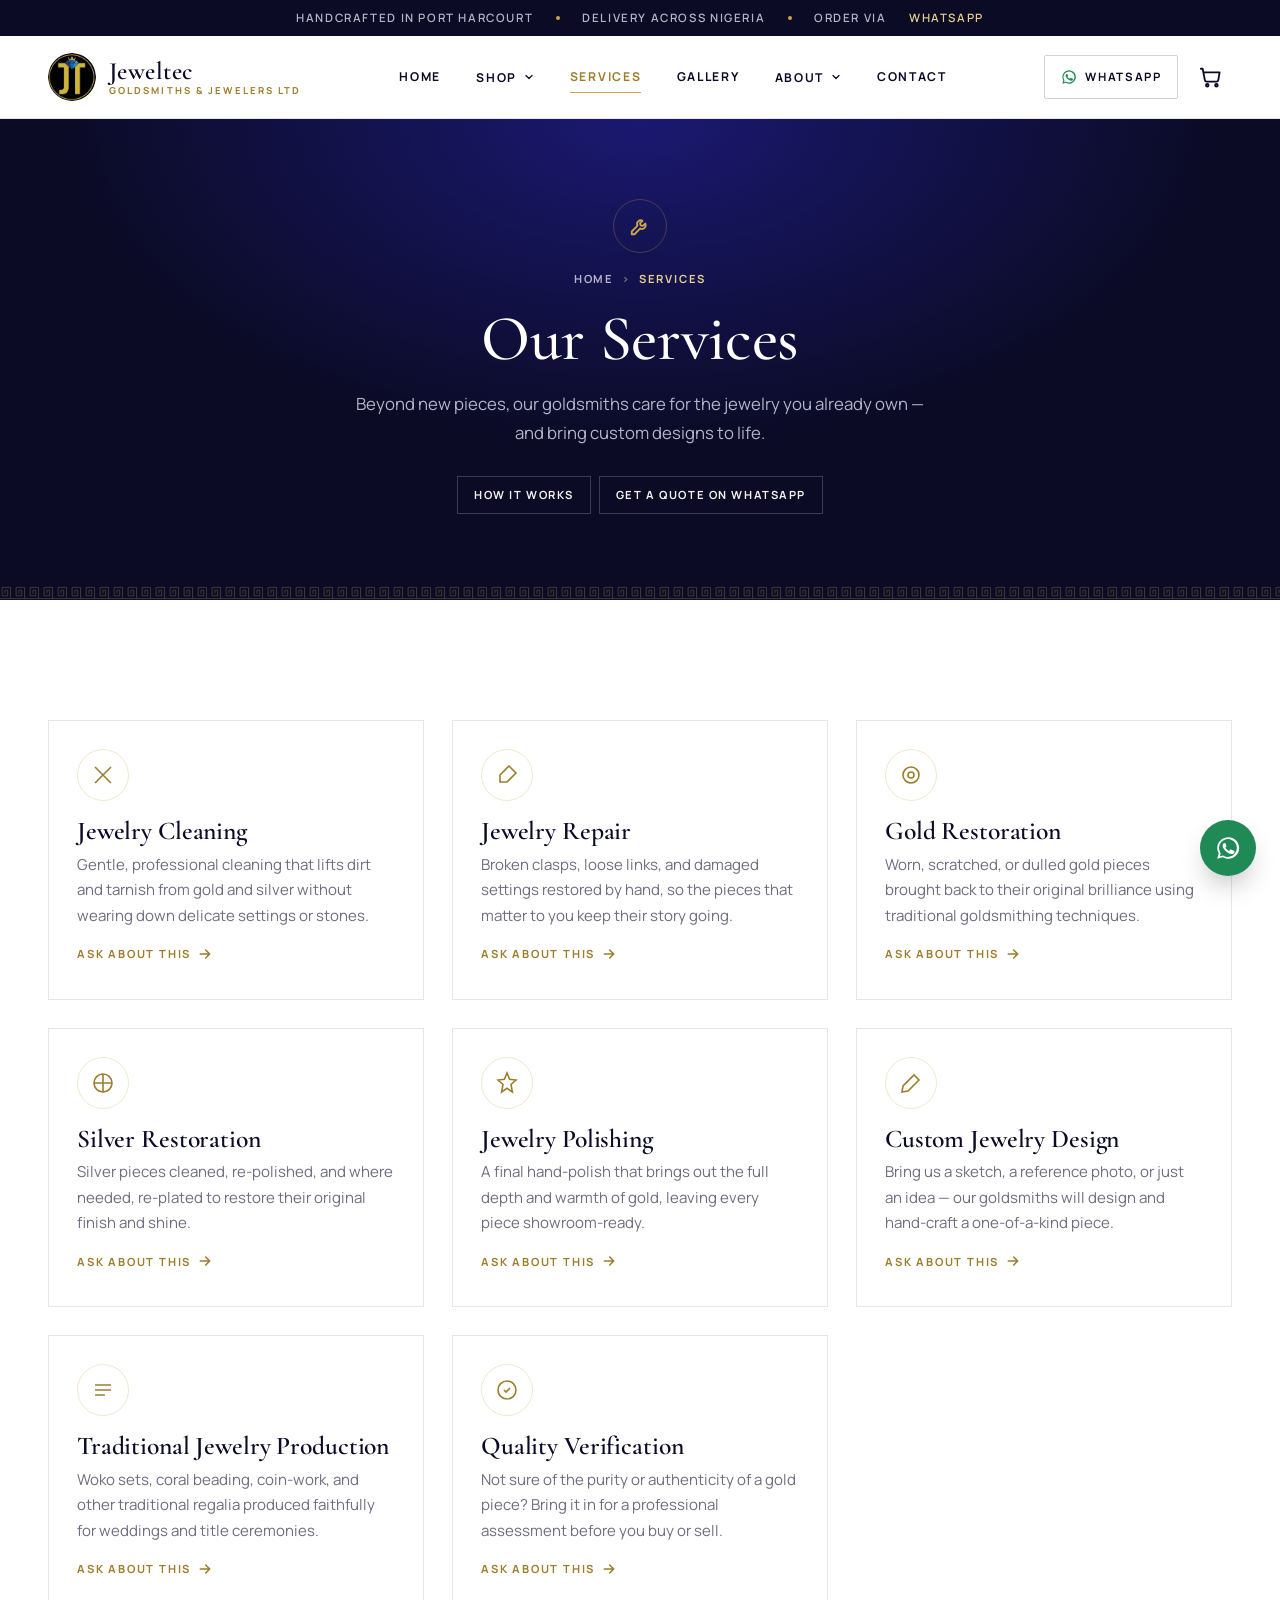
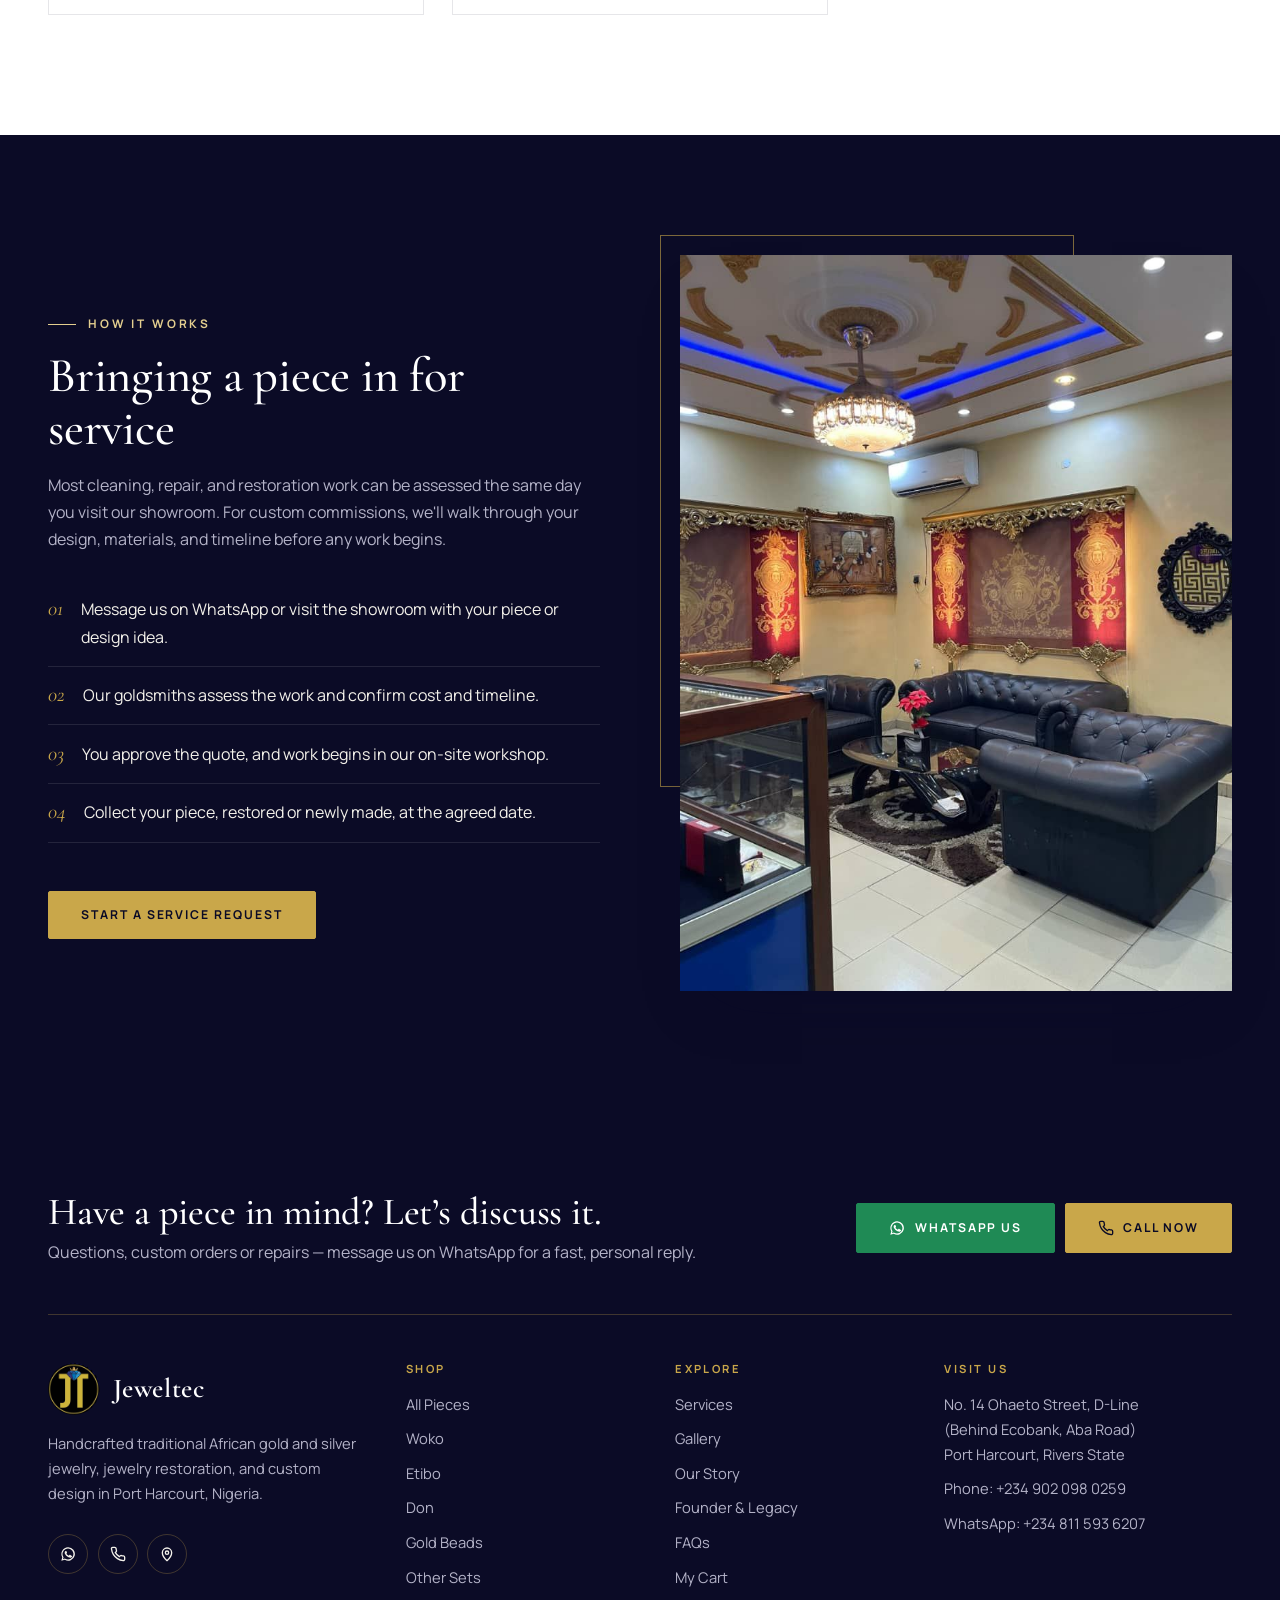
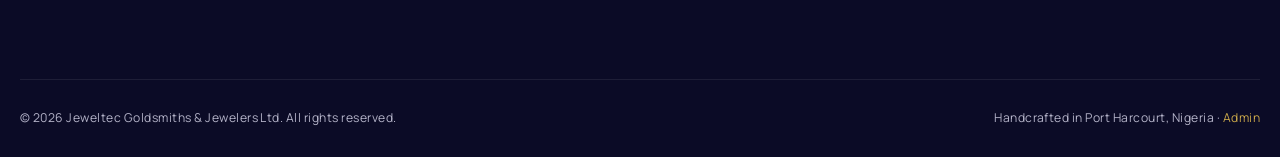
<file: jeweltec-website/services.html>
<!DOCTYPE html>
<html lang="en">
<head>
<meta charset="UTF-8">
<meta name="viewport" content="width=device-width, initial-scale=1.0">
<title>Our Services | Jeweltec Goldsmiths & Jewelers Ltd</title>
<meta name="description" content="Jewelry cleaning, repair, gold and silver restoration, polishing, and custom traditional jewelry design from Jeweltec Goldsmiths & Jewelers Ltd, Port Harcourt.">
<link rel="preconnect" href="https://fonts.googleapis.com">
<link rel="preconnect" href="https://fonts.gstatic.com" crossorigin>
<link href="https://fonts.googleapis.com/css2?family=Cormorant+Garamond:ital,wght@0,400;0,500;0,600;0,700;1,400;1,500;1,600&family=Manrope:wght@400;500;600;700;800&display=swap" rel="stylesheet">
<link rel="icon" type="image/png" href="assets/images/brand/logo-badge.png">
<link rel="stylesheet" href="style.css">
</head>
<body>

<a class="skip-link" href="#main">Skip to content</a>

<div class="announce" aria-label="Announcements">
  <span>Handcrafted in Port Harcourt</span><span>Delivery across Nigeria</span><span>Order via <a href="https://wa.me/2348115936207" target="_blank" rel="noopener">WhatsApp</a></span>
</div>

<header class="site-header">
  <div class="wrap nav">
    <a href="index.html" class="nav-brand">
      <img src="assets/images/brand/logo-badge.png" alt="Jeweltec Goldsmiths &amp; Jewelers logo">
      <span class="nav-brand-text"><strong>Jeweltec</strong><span>Goldsmiths &amp; Jewelers Ltd</span></span>
    </a>
    <nav class="nav-links" aria-label="Primary">
      <a href="index.html">Home</a>
      <div class="nav-item has-menu" data-pages="products.html,product.html">
        <button class="nav-trigger" aria-expanded="false" aria-haspopup="true">Shop <svg class="chev" viewBox="0 0 24 24" fill="none" stroke="currentColor" stroke-width="2.5" stroke-linecap="round" stroke-linejoin="round"><path d="M6 9l6 6 6-6"/></svg></button>
        <div class="nav-menu nav-menu--shop">
          <a href="products.html?category=WOKO"><img src="assets/images/products/product-06.jpg" alt="" loading="lazy"><span><strong>Woko</strong><small>Ceremonial button sets</small></span></a><a href="products.html?category=ETIBO"><img src="assets/images/products/product-17.jpg" alt="" loading="lazy"><span><strong>Etibo</strong><small>Studs, chains & accents</small></span></a><a href="products.html?category=DON"><img src="assets/images/products/product-08.jpg" alt="" loading="lazy"><span><strong>Don</strong><small>Classic gold sets</small></span></a><a href="products.html?category=GOLD+BEADS"><img src="assets/images/products/product-09.jpg" alt="" loading="lazy"><span><strong>Gold Beads</strong><small>Statement bead sets</small></span></a><a href="products.html?category=OTHER+TRADITIONAL+SET"><img src="assets/images/products/product-15.jpg" alt="" loading="lazy"><span><strong>Other Sets</strong><small>Rings & regalia</small></span></a>
          <a href="products.html" class="menu-all">See every piece <svg class="arrow" viewBox="0 0 24 24" fill="none" stroke="currentColor" stroke-width="2.4" stroke-linecap="round" stroke-linejoin="round"><path d="M5 12h14M13 6l6 6-6 6"/></svg></a>
        </div>
      </div>
      <a href="services.html">Services</a>
      <a href="gallery.html">Gallery</a>
      <div class="nav-item has-menu" data-pages="about.html,legacy.html,faq.html">
        <button class="nav-trigger" aria-expanded="false" aria-haspopup="true">About <svg class="chev" viewBox="0 0 24 24" fill="none" stroke="currentColor" stroke-width="2.5" stroke-linecap="round" stroke-linejoin="round"><path d="M6 9l6 6 6-6"/></svg></button>
        <div class="nav-menu">
          <a href="about.html"><span class="mi-icon"><svg viewBox="0 0 24 24" fill="none" stroke="currentColor" stroke-width="2" stroke-linecap="round"><circle cx="12" cy="12" r="9"/><path d="M12 11v6M12 7.5v.5"/></svg></span><span><strong>Our Story</strong><small>Who we are &amp; what we stand for</small></span></a>
          <a href="legacy.html"><span class="mi-icon"><svg viewBox="0 0 24 24" fill="none" stroke="currentColor" stroke-width="2" stroke-linecap="round" stroke-linejoin="round"><path d="M3 18h18M4 18l-1-10 5 4 4-7 4 7 5-4-1 10"/></svg></span><span><strong>Founder &amp; Legacy</strong><small>The man behind the gold</small></span></a>
          <a href="faq.html"><span class="mi-icon"><svg viewBox="0 0 24 24" fill="none" stroke="currentColor" stroke-width="2" stroke-linecap="round"><circle cx="12" cy="12" r="9"/><path d="M9.5 9.5a2.5 2.5 0 1 1 3.5 2.3c-.6.3-1 .9-1 1.6v.6M12 17.5v.01"/></svg></span><span><strong>FAQs</strong><small>Ordering, payment &amp; delivery</small></span></a>
        </div>
      </div>
      <a href="contact.html">Contact</a>
    </nav>
    <div class="nav-actions">
      <a href="https://wa.me/2348115936207" target="_blank" rel="noopener" class="nav-whatsapp" aria-label="Chat on WhatsApp"><svg viewBox="0 0 24 24" fill="currentColor"><path d="M12 2a10 10 0 0 0-8.6 15L2 22l5.2-1.4A10 10 0 1 0 12 2zm0 18.2a8.2 8.2 0 0 1-4.2-1.1l-.3-.2-3 .8.8-2.9-.2-.3A8.2 8.2 0 1 1 12 20.2zm4.5-6.1c-.2-.1-1.5-.7-1.7-.8-.2-.1-.4-.1-.6.1-.2.2-.7.8-.8 1-.2.2-.3.2-.5.1-.2-.1-1-.4-1.9-1.2-.7-.6-1.2-1.4-1.3-1.6-.1-.2 0-.4.1-.5l.4-.4c.1-.1.2-.3.3-.4.1-.2 0-.3 0-.5s-.6-1.5-.8-2c-.2-.5-.4-.4-.6-.4h-.5c-.2 0-.5.1-.7.3-.2.2-.9.9-.9 2.2s1 2.5 1.1 2.7c.1.2 1.9 3 4.7 4.1.7.3 1.2.5 1.6.6.7.2 1.3.2 1.8.1.5-.1 1.5-.6 1.7-1.2.2-.6.2-1.1.2-1.2-.1-.2-.3-.2-.6-.4z"/></svg><span>WhatsApp</span></a>
      <a href="cart.html" class="cart-icon-link" aria-label="View cart">
        <svg viewBox="0 0 24 24" fill="none" stroke="currentColor" stroke-width="2" stroke-linecap="round" stroke-linejoin="round"><circle cx="9" cy="21" r="1.4"/><circle cx="19" cy="21" r="1.4"/><path d="M2 3h2l2.4 12.4A2 2 0 0 0 8.4 17H19a2 2 0 0 0 2-1.6L22.5 7H5.1"/></svg>
        <span class="cart-count">0</span>
      </a>
      <button class="nav-toggle" aria-label="Open menu" aria-expanded="false">
        <span></span><span></span><span></span>
      </button>
    </div>
  </div>
  <div class="mobile-nav-panel">
    <p class="m-label">Menu</p>
    <div class="m-tiles">
      <a class="m-tile" href="index.html"><svg viewBox="0 0 24 24" fill="none" stroke="currentColor" stroke-width="2" stroke-linecap="round" stroke-linejoin="round"><path d="M3 11l9-7 9 7v9a1 1 0 0 1-1 1h-5v-6h-6v6H4a1 1 0 0 1-1-1z"/></svg>Home</a>
      <a class="m-tile" href="products.html"><svg viewBox="0 0 24 24" fill="none" stroke="currentColor" stroke-width="2" stroke-linecap="round" stroke-linejoin="round"><path d="M6 3h12l3 6-9 12L3 9z"/><path d="M3 9h18M9 3l3 6 3-6M12 9v12"/></svg>Shop All</a>
      <a class="m-tile" href="services.html"><svg viewBox="0 0 24 24" fill="none" stroke="currentColor" stroke-width="2" stroke-linecap="round" stroke-linejoin="round"><path d="M14.7 6.3a4 4 0 0 0-5.4 5.4L3 18v3h3l6.3-6.3a4 4 0 0 0 5.4-5.4l-2.6 2.6-2.4-.6-.6-2.4z"/></svg>Services</a>
      <a class="m-tile" href="gallery.html"><svg viewBox="0 0 24 24" fill="none" stroke="currentColor" stroke-width="2" stroke-linecap="round" stroke-linejoin="round"><rect x="3" y="3" width="18" height="18" rx="3"/><circle cx="9" cy="9" r="2"/><path d="M21 15l-5-5L5 21"/></svg>Gallery</a>
      <a class="m-tile" href="about.html"><svg viewBox="0 0 24 24" fill="none" stroke="currentColor" stroke-width="2" stroke-linecap="round"><circle cx="12" cy="12" r="9"/><path d="M12 11v6M12 7.5v.5"/></svg>Our Story</a>
      <a class="m-tile" href="legacy.html"><svg viewBox="0 0 24 24" fill="none" stroke="currentColor" stroke-width="2" stroke-linecap="round" stroke-linejoin="round"><path d="M3 18h18M4 18l-1-10 5 4 4-7 4 7 5-4-1 10"/></svg>Founder &amp; Legacy</a>
      <a class="m-tile" href="faq.html"><svg viewBox="0 0 24 24" fill="none" stroke="currentColor" stroke-width="2" stroke-linecap="round"><circle cx="12" cy="12" r="9"/><path d="M9.5 9.5a2.5 2.5 0 1 1 3.5 2.3c-.6.3-1 .9-1 1.6v.6M12 17.5v.01"/></svg>FAQs</a>
      <a class="m-tile" href="contact.html"><svg viewBox="0 0 24 24" fill="none" stroke="currentColor" stroke-width="2" stroke-linecap="round" stroke-linejoin="round"><rect x="3" y="5" width="18" height="14" rx="2"/><path d="M3 7l9 6 9-6"/></svg>Contact</a>
    </div>
    <p class="m-label">Shop by category</p>
    <div class="m-chips">
      <a href="products.html?category=WOKO">Woko</a><a href="products.html?category=ETIBO">Etibo</a><a href="products.html?category=DON">Don</a><a href="products.html?category=GOLD+BEADS">Gold Beads</a><a href="products.html?category=OTHER+TRADITIONAL+SET">Other Sets</a>
    </div>
    <div class="m-contact">
      <a href="https://wa.me/2348115936207" target="_blank" rel="noopener" class="btn btn--whatsapp btn--block"><svg viewBox="0 0 24 24" fill="currentColor"><path d="M12 2a10 10 0 0 0-8.6 15L2 22l5.2-1.4A10 10 0 1 0 12 2zm0 18.2a8.2 8.2 0 0 1-4.2-1.1l-.3-.2-3 .8.8-2.9-.2-.3A8.2 8.2 0 1 1 12 20.2zm4.5-6.1c-.2-.1-1.5-.7-1.7-.8-.2-.1-.4-.1-.6.1-.2.2-.7.8-.8 1-.2.2-.3.2-.5.1-.2-.1-1-.4-1.9-1.2-.7-.6-1.2-1.4-1.3-1.6-.1-.2 0-.4.1-.5l.4-.4c.1-.1.2-.3.3-.4.1-.2 0-.3 0-.5s-.6-1.5-.8-2c-.2-.5-.4-.4-.6-.4h-.5c-.2 0-.5.1-.7.3-.2.2-.9.9-.9 2.2s1 2.5 1.1 2.7c.1.2 1.9 3 4.7 4.1.7.3 1.2.5 1.6.6.7.2 1.3.2 1.8.1.5-.1 1.5-.6 1.7-1.2.2-.6.2-1.1.2-1.2-.1-.2-.3-.2-.6-.4z"/></svg> Chat on WhatsApp</a>
      <a href="tel:+2349020980259" class="btn btn--outline-light btn--block"><svg viewBox="0 0 24 24" fill="none" stroke="currentColor" stroke-width="2"><path d="M22 16.9v3a2 2 0 0 1-2.2 2 19.8 19.8 0 0 1-8.6-3 19.5 19.5 0 0 1-6-6 19.8 19.8 0 0 1-3-8.7A2 2 0 0 1 4.1 2h3a2 2 0 0 1 2 1.7c.1 1 .3 2 .6 3a2 2 0 0 1-.5 2L8 10a16 16 0 0 0 6 6l1.3-1.2a2 2 0 0 1 2-.5c1 .3 2 .5 3 .6a2 2 0 0 1 1.7 2z"/></svg> Call +234 902 098 0259</a>
    </div>
  </div>
</header>

<main id="main">

  <section class="page-header">
    <span class="ph-shape ph-shape--1" aria-hidden="true"></span><span class="ph-shape ph-shape--2" aria-hidden="true"></span>
    <div class="wrap">
      <span class="ph-icon" aria-hidden="true"><svg viewBox="0 0 24 24" fill="none" stroke="currentColor" stroke-width="2" stroke-linecap="round" stroke-linejoin="round"><path d="M14.7 6.3a4 4 0 0 0-5.4 5.4L3 18v3h3l6.3-6.3a4 4 0 0 0 5.4-5.4l-2.6 2.6-2.4-.6-.6-2.4z"/></svg></span>
      <div class="breadcrumb"><a href="index.html">Home</a> <span aria-hidden="true">›</span> Services</div>
      <h1>Our Services</h1>
      <p>Beyond new pieces, our goldsmiths care for the jewelry you already own — and bring custom designs to life.</p>
      <div class="quick-jump"><a href="#how-it-works">How it works</a><a href="https://wa.me/2348115936207" target="_blank" rel="noopener">Get a quote on WhatsApp</a></div>
    </div>
  </section>

  <section class="section">
    <div class="wrap">
      <div class="grid grid-3">

        <div class="service-card reveal">
          <span class="icon"><svg viewBox="0 0 24 24" fill="none" stroke="currentColor" stroke-width="1.6"><path d="M4 4l16 16M4 20L20 4"/></svg></span>
          <h3>Jewelry Cleaning</h3>
          <p>Gentle, professional cleaning that lifts dirt and tarnish from gold and silver without wearing down delicate settings or stones.</p>
          <a class="card-link" href="https://wa.me/2348115936207?text=Hello%20Jeweltec%2C%20I%27d%20like%20to%20ask%20about%20your%20Jewelry%20Cleaning%20service." target="_blank" rel="noopener">Ask about this <svg width="16" height="16" viewBox="0 0 24 24" fill="none" stroke="currentColor" stroke-width="2.4" stroke-linecap="round" stroke-linejoin="round"><path d="M5 12h14M13 6l6 6-6 6"/></svg></a>
        </div>

        <div class="service-card reveal">
          <span class="icon"><svg viewBox="0 0 24 24" fill="none" stroke="currentColor" stroke-width="1.6"><path d="M14 3l7 7-9 9H5v-7z"/></svg></span>
          <h3>Jewelry Repair</h3>
          <p>Broken clasps, loose links, and damaged settings restored by hand, so the pieces that matter to you keep their story going.</p>
          <a class="card-link" href="https://wa.me/2348115936207?text=Hello%20Jeweltec%2C%20I%27d%20like%20to%20ask%20about%20your%20Jewelry%20Repair%20service." target="_blank" rel="noopener">Ask about this <svg width="16" height="16" viewBox="0 0 24 24" fill="none" stroke="currentColor" stroke-width="2.4" stroke-linecap="round" stroke-linejoin="round"><path d="M5 12h14M13 6l6 6-6 6"/></svg></a>
        </div>

        <div class="service-card reveal">
          <span class="icon"><svg viewBox="0 0 24 24" fill="none" stroke="currentColor" stroke-width="1.6"><circle cx="12" cy="12" r="8"/><circle cx="12" cy="12" r="3"/></svg></span>
          <h3>Gold Restoration</h3>
          <p>Worn, scratched, or dulled gold pieces brought back to their original brilliance using traditional goldsmithing techniques.</p>
          <a class="card-link" href="https://wa.me/2348115936207?text=Hello%20Jeweltec%2C%20I%27d%20like%20to%20ask%20about%20your%20Gold%20Restoration%20service." target="_blank" rel="noopener">Ask about this <svg width="16" height="16" viewBox="0 0 24 24" fill="none" stroke="currentColor" stroke-width="2.4" stroke-linecap="round" stroke-linejoin="round"><path d="M5 12h14M13 6l6 6-6 6"/></svg></a>
        </div>

        <div class="service-card reveal">
          <span class="icon"><svg viewBox="0 0 24 24" fill="none" stroke="currentColor" stroke-width="1.6"><path d="M12 3v18M3 12h18"/><circle cx="12" cy="12" r="9"/></svg></span>
          <h3>Silver Restoration</h3>
          <p>Silver pieces cleaned, re-polished, and where needed, re-plated to restore their original finish and shine.</p>
          <a class="card-link" href="https://wa.me/2348115936207?text=Hello%20Jeweltec%2C%20I%27d%20like%20to%20ask%20about%20your%20Silver%20Restoration%20service." target="_blank" rel="noopener">Ask about this <svg width="16" height="16" viewBox="0 0 24 24" fill="none" stroke="currentColor" stroke-width="2.4" stroke-linecap="round" stroke-linejoin="round"><path d="M5 12h14M13 6l6 6-6 6"/></svg></a>
        </div>

        <div class="service-card reveal">
          <span class="icon"><svg viewBox="0 0 24 24" fill="none" stroke="currentColor" stroke-width="1.6"><path d="M12 2l2.6 6.2L21 9l-5 4.5L17.4 21 12 17.3 6.6 21 8 13.5 3 9l6.4-0.8z"/></svg></span>
          <h3>Jewelry Polishing</h3>
          <p>A final hand-polish that brings out the full depth and warmth of gold, leaving every piece showroom-ready.</p>
          <a class="card-link" href="https://wa.me/2348115936207?text=Hello%20Jeweltec%2C%20I%27d%20like%20to%20ask%20about%20your%20Jewelry%20Polishing%20service." target="_blank" rel="noopener">Ask about this <svg width="16" height="16" viewBox="0 0 24 24" fill="none" stroke="currentColor" stroke-width="2.4" stroke-linecap="round" stroke-linejoin="round"><path d="M5 12h14M13 6l6 6-6 6"/></svg></a>
        </div>

        <div class="service-card reveal">
          <span class="icon"><svg viewBox="0 0 24 24" fill="none" stroke="currentColor" stroke-width="1.6"><path d="M3 21l6-1 11-11-5-5L4 15l-1 6z"/></svg></span>
          <h3>Custom Jewelry Design</h3>
          <p>Bring us a sketch, a reference photo, or just an idea — our goldsmiths will design and hand-craft a one-of-a-kind piece.</p>
          <a class="card-link" href="https://wa.me/2348115936207?text=Hello%20Jeweltec%2C%20I%27d%20like%20to%20ask%20about%20your%20Custom%20Jewelry%20Design%20service." target="_blank" rel="noopener">Ask about this <svg width="16" height="16" viewBox="0 0 24 24" fill="none" stroke="currentColor" stroke-width="2.4" stroke-linecap="round" stroke-linejoin="round"><path d="M5 12h14M13 6l6 6-6 6"/></svg></a>
        </div>

        <div class="service-card reveal">
          <span class="icon"><svg viewBox="0 0 24 24" fill="none" stroke="currentColor" stroke-width="1.6"><path d="M4 7h16M4 12h16M4 17h10"/></svg></span>
          <h3>Traditional Jewelry Production</h3>
          <p>Woko sets, coral beading, coin-work, and other traditional regalia produced faithfully for weddings and title ceremonies.</p>
          <a class="card-link" href="https://wa.me/2348115936207?text=Hello%20Jeweltec%2C%20I%27d%20like%20to%20ask%20about%20your%20Traditional%20Jewelry%20Production%20service." target="_blank" rel="noopener">Ask about this <svg width="16" height="16" viewBox="0 0 24 24" fill="none" stroke="currentColor" stroke-width="2.4" stroke-linecap="round" stroke-linejoin="round"><path d="M5 12h14M13 6l6 6-6 6"/></svg></a>
        </div>

        <div class="service-card reveal">
          <span class="icon"><svg viewBox="0 0 24 24" fill="none" stroke="currentColor" stroke-width="1.6"><circle cx="12" cy="12" r="9"/><path d="M9 12l2 2 4-4"/></svg></span>
          <h3>Quality Verification</h3>
          <p>Not sure of the purity or authenticity of a gold piece? Bring it in for a professional assessment before you buy or sell.</p>
          <a class="card-link" href="https://wa.me/2348115936207?text=Hello%20Jeweltec%2C%20I%27d%20like%20to%20ask%20about%20your%20Quality%20Verification%20service." target="_blank" rel="noopener">Ask about this <svg width="16" height="16" viewBox="0 0 24 24" fill="none" stroke="currentColor" stroke-width="2.4" stroke-linecap="round" stroke-linejoin="round"><path d="M5 12h14M13 6l6 6-6 6"/></svg></a>
        </div>

      </div>
    </div>
  </section>

  <section class="section section--ink" id="how-it-works">
    <div class="wrap intro-split">
      <div class="reveal">
        <span class="eyebrow">How It Works</span>
        <h2>Bringing a piece in for service</h2>
        <p>Most cleaning, repair, and restoration work can be assessed the same day you visit our showroom. For custom commissions, we'll walk through your design, materials, and timeline before any work begins.</p>
        <ol class="num-list">
          <li>Message us on WhatsApp or visit the showroom with your piece or design idea.</li>
          <li>Our goldsmiths assess the work and confirm cost and timeline.</li>
          <li>You approve the quote, and work begins in our on-site workshop.</li>
          <li>Collect your piece, restored or newly made, at the agreed date.</li>
        </ol>
        <a href="https://wa.me/2348115936207" target="_blank" rel="noopener" class="btn btn--gold">Start a Service Request</a>
      </div>
      <figure class="reveal">
        <div class="frame-accent"></div>
        <img src="assets/images/brand/reception.jpg" alt="Jeweltec showroom seating area">
      </figure>
    </div>
  </section>

</main>

<footer class="site-footer">
  <div class="wrap">
    <div class="footer-cta">
      <div>
        <h3>Have a piece in mind? Let&rsquo;s discuss it.</h3>
        <p>Questions, custom orders or repairs &mdash; message us on WhatsApp for a fast, personal reply.</p>
      </div>
      <div class="btn-row">
        <a href="https://wa.me/2348115936207" target="_blank" rel="noopener" class="btn btn--whatsapp"><svg viewBox="0 0 24 24" fill="currentColor"><path d="M12 2a10 10 0 0 0-8.6 15L2 22l5.2-1.4A10 10 0 1 0 12 2zm0 18.2a8.2 8.2 0 0 1-4.2-1.1l-.3-.2-3 .8.8-2.9-.2-.3A8.2 8.2 0 1 1 12 20.2zm4.5-6.1c-.2-.1-1.5-.7-1.7-.8-.2-.1-.4-.1-.6.1-.2.2-.7.8-.8 1-.2.2-.3.2-.5.1-.2-.1-1-.4-1.9-1.2-.7-.6-1.2-1.4-1.3-1.6-.1-.2 0-.4.1-.5l.4-.4c.1-.1.2-.3.3-.4.1-.2 0-.3 0-.5s-.6-1.5-.8-2c-.2-.5-.4-.4-.6-.4h-.5c-.2 0-.5.1-.7.3-.2.2-.9.9-.9 2.2s1 2.5 1.1 2.7c.1.2 1.9 3 4.7 4.1.7.3 1.2.5 1.6.6.7.2 1.3.2 1.8.1.5-.1 1.5-.6 1.7-1.2.2-.6.2-1.1.2-1.2-.1-.2-.3-.2-.6-.4z"/></svg> WhatsApp Us</a>
        <a href="tel:+2349020980259" class="btn btn--gold"><svg viewBox="0 0 24 24" fill="none" stroke="currentColor" stroke-width="2"><path d="M22 16.9v3a2 2 0 0 1-2.2 2 19.8 19.8 0 0 1-8.6-3 19.5 19.5 0 0 1-6-6 19.8 19.8 0 0 1-3-8.7A2 2 0 0 1 4.1 2h3a2 2 0 0 1 2 1.7c.1 1 .3 2 .6 3a2 2 0 0 1-.5 2L8 10a16 16 0 0 0 6 6l1.3-1.2a2 2 0 0 1 2-.5c1 .3 2 .5 3 .6a2 2 0 0 1 1.7 2z"/></svg> Call Now</a>
      </div>
    </div>
  </div>
  <div class="wrap footer-grid">
    <div class="footer-col">
      <div class="footer-brand">
        <img src="assets/images/brand/logo-badge.png" alt="Jeweltec logo">
        <strong>Jeweltec</strong>
      </div>
      <p>Handcrafted traditional African gold and silver jewelry, jewelry restoration, and custom design in Port Harcourt, Nigeria.</p>
      <div class="footer-social">
        <a href="https://wa.me/2348115936207" target="_blank" rel="noopener" aria-label="WhatsApp"><svg viewBox="0 0 24 24" fill="currentColor"><path d="M12 2a10 10 0 0 0-8.6 15L2 22l5.2-1.4A10 10 0 1 0 12 2zm0 18.2a8.2 8.2 0 0 1-4.2-1.1l-.3-.2-3 .8.8-2.9-.2-.3A8.2 8.2 0 1 1 12 20.2zm4.5-6.1c-.2-.1-1.5-.7-1.7-.8-.2-.1-.4-.1-.6.1-.2.2-.7.8-.8 1-.2.2-.3.2-.5.1-.2-.1-1-.4-1.9-1.2-.7-.6-1.2-1.4-1.3-1.6-.1-.2 0-.4.1-.5l.4-.4c.1-.1.2-.3.3-.4.1-.2 0-.3 0-.5s-.6-1.5-.8-2c-.2-.5-.4-.4-.6-.4h-.5c-.2 0-.5.1-.7.3-.2.2-.9.9-.9 2.2s1 2.5 1.1 2.7c.1.2 1.9 3 4.7 4.1.7.3 1.2.5 1.6.6.7.2 1.3.2 1.8.1.5-.1 1.5-.6 1.7-1.2.2-.6.2-1.1.2-1.2-.1-.2-.3-.2-.6-.4z"/></svg></a>
        <a href="tel:+2349020980259" aria-label="Call Jeweltec"><svg viewBox="0 0 24 24" fill="none" stroke="currentColor" stroke-width="2"><path d="M22 16.9v3a2 2 0 0 1-2.2 2 19.8 19.8 0 0 1-8.6-3 19.5 19.5 0 0 1-6-6 19.8 19.8 0 0 1-3-8.7A2 2 0 0 1 4.1 2h3a2 2 0 0 1 2 1.7c.1 1 .3 2 .6 3a2 2 0 0 1-.5 2L8 10a16 16 0 0 0 6 6l1.3-1.2a2 2 0 0 1 2-.5c1 .3 2 .5 3 .6a2 2 0 0 1 1.7 2z"/></svg></a>
        <a href="contact.html" aria-label="Find our showroom"><svg viewBox="0 0 24 24" fill="none" stroke="currentColor" stroke-width="2" stroke-linecap="round" stroke-linejoin="round"><path d="M12 22s7-6.5 7-12a7 7 0 0 0-14 0c0 5.5 7 12 7 12z"/><circle cx="12" cy="10" r="2.5"/></svg></a>
      </div>
    </div>
    <div class="footer-col">
      <h4>Shop</h4>
      <ul>
        <li><a href="products.html">All Pieces</a></li>
        <li><a href="products.html?category=WOKO">Woko</a></li><li><a href="products.html?category=ETIBO">Etibo</a></li><li><a href="products.html?category=DON">Don</a></li><li><a href="products.html?category=GOLD+BEADS">Gold Beads</a></li><li><a href="products.html?category=OTHER+TRADITIONAL+SET">Other Sets</a></li>
      </ul>
    </div>
    <div class="footer-col">
      <h4>Explore</h4>
      <ul>
        <li><a href="services.html">Services</a></li>
        <li><a href="gallery.html">Gallery</a></li>
        <li><a href="about.html">Our Story</a></li>
        <li><a href="legacy.html">Founder &amp; Legacy</a></li>
        <li><a href="faq.html">FAQs</a></li>
        <li><a href="cart.html">My Cart</a></li>
      </ul>
    </div>
    <div class="footer-col">
      <h4>Visit Us</h4>
      <ul>
        <li>No. 14 Ohaeto Street, D-Line<br>(Behind Ecobank, Aba Road)<br>Port Harcourt, Rivers State</li>
        <li><a href="tel:+2349020980259">Phone: +234 902 098 0259</a></li>
        <li><a href="https://wa.me/2348115936207" target="_blank" rel="noopener">WhatsApp: +234 811 593 6207</a></li>
      </ul>
    </div>
  </div>
  <div class="wrap footer-bottom">
    <span>&copy; 2026 Jeweltec Goldsmiths &amp; Jewelers Ltd. All rights reserved.</span>
    <span>Handcrafted in Port Harcourt, Nigeria &middot; <a href="admin.html">Admin</a></span>
  </div>
</footer>

<a href="https://wa.me/2348115936207" target="_blank" rel="noopener" class="fab-whatsapp" aria-label="Chat with us on WhatsApp"><svg viewBox="0 0 24 24" fill="currentColor"><path d="M12 2a10 10 0 0 0-8.6 15L2 22l5.2-1.4A10 10 0 1 0 12 2zm0 18.2a8.2 8.2 0 0 1-4.2-1.1l-.3-.2-3 .8.8-2.9-.2-.3A8.2 8.2 0 1 1 12 20.2zm4.5-6.1c-.2-.1-1.5-.7-1.7-.8-.2-.1-.4-.1-.6.1-.2.2-.7.8-.8 1-.2.2-.3.2-.5.1-.2-.1-1-.4-1.9-1.2-.7-.6-1.2-1.4-1.3-1.6-.1-.2 0-.4.1-.5l.4-.4c.1-.1.2-.3.3-.4.1-.2 0-.3 0-.5s-.6-1.5-.8-2c-.2-.5-.4-.4-.6-.4h-.5c-.2 0-.5.1-.7.3-.2.2-.9.9-.9 2.2s1 2.5 1.1 2.7c.1.2 1.9 3 4.7 4.1.7.3 1.2.5 1.6.6.7.2 1.3.2 1.8.1.5-.1 1.5-.6 1.7-1.2.2-.6.2-1.1.2-1.2-.1-.2-.3-.2-.6-.4z"/></svg><span>Chat with us</span></a>
<button class="to-top" aria-label="Back to top"><svg viewBox="0 0 24 24" fill="none" stroke="currentColor" stroke-width="2.6" stroke-linecap="round" stroke-linejoin="round"><path d="M12 19V5M5 12l7-7 7 7"/></svg></button>

<nav class="tabbar" aria-label="Quick navigation">
  <a href="index.html"><svg viewBox="0 0 24 24" fill="none" stroke="currentColor" stroke-width="2" stroke-linecap="round" stroke-linejoin="round"><path d="M3 11l9-7 9 7v9a1 1 0 0 1-1 1h-5v-6h-6v6H4a1 1 0 0 1-1-1z"/></svg>Home</a>
  <a href="products.html"><svg viewBox="0 0 24 24" fill="none" stroke="currentColor" stroke-width="2" stroke-linecap="round" stroke-linejoin="round"><path d="M6 3h12l3 6-9 12L3 9z"/><path d="M3 9h18M9 3l3 6 3-6M12 9v12"/></svg>Shop</a>
  <a href="https://wa.me/2348115936207" target="_blank" rel="noopener" class="tab-wa"><span class="wa-bubble"><svg viewBox="0 0 24 24" fill="currentColor"><path d="M12 2a10 10 0 0 0-8.6 15L2 22l5.2-1.4A10 10 0 1 0 12 2zm0 18.2a8.2 8.2 0 0 1-4.2-1.1l-.3-.2-3 .8.8-2.9-.2-.3A8.2 8.2 0 1 1 12 20.2zm4.5-6.1c-.2-.1-1.5-.7-1.7-.8-.2-.1-.4-.1-.6.1-.2.2-.7.8-.8 1-.2.2-.3.2-.5.1-.2-.1-1-.4-1.9-1.2-.7-.6-1.2-1.4-1.3-1.6-.1-.2 0-.4.1-.5l.4-.4c.1-.1.2-.3.3-.4.1-.2 0-.3 0-.5s-.6-1.5-.8-2c-.2-.5-.4-.4-.6-.4h-.5c-.2 0-.5.1-.7.3-.2.2-.9.9-.9 2.2s1 2.5 1.1 2.7c.1.2 1.9 3 4.7 4.1.7.3 1.2.5 1.6.6.7.2 1.3.2 1.8.1.5-.1 1.5-.6 1.7-1.2.2-.6.2-1.1.2-1.2-.1-.2-.3-.2-.6-.4z"/></svg></span>Chat</a>
  <a href="services.html"><svg viewBox="0 0 24 24" fill="none" stroke="currentColor" stroke-width="2" stroke-linecap="round" stroke-linejoin="round"><path d="M14.7 6.3a4 4 0 0 0-5.4 5.4L3 18v3h3l6.3-6.3a4 4 0 0 0 5.4-5.4l-2.6 2.6-2.4-.6-.6-2.4z"/></svg>Services</a>
  <a href="cart.html"><svg viewBox="0 0 24 24" fill="none" stroke="currentColor" stroke-width="2" stroke-linecap="round" stroke-linejoin="round"><circle cx="9" cy="21" r="1.4"/><circle cx="19" cy="21" r="1.4"/><path d="M2 3h2l2.4 12.4A2 2 0 0 0 8.4 17H19a2 2 0 0 0 2-1.6L22.5 7H5.1"/></svg><span class="cart-count">0</span>Cart</a>
</nav>

<script src="assets/js/products-data.js"></script>
<script src="assets/js/script.js"></script>
</body>
</html>
</file>
<file: jeweltec-website/style.css>
/* =========================================================================
   JEWELTEC GOLDSMITHS & JEWELERS LTD — MASTER STYLESHEET (v3, refined)
   -------------------------------------------------------------------------
   Organised in labelled sections so it stays easy to edit by hand.
   Search for the SECTION headers to jump around:

   1.  DESIGN TOKENS (colors, type, spacing)
   2.  RESET & BASE
   3.  TYPOGRAPHY
   4.  LAYOUT HELPERS
   5.  BUTTONS
   6.  MOTIFS (Greek-key line, Sankofa, dividers)
   7.  ANNOUNCEMENT BAR + NAVIGATION (desktop, dropdowns, mobile, tab bar)
   8.  HERO + PAGE HEADERS
   9.  SHARED SECTION PATTERNS
   10. CARDS (product, category, step, service, value, testimonial, gallery)
   11. FORMS
   12. FOOTER
   13. PRODUCT LISTING / FILTER BAR
   14. PRODUCT DETAIL PAGE
   15. CART & CHECKOUT
   16. ADMIN DASHBOARD
   17. LIGHTBOX
   18. FLOATING BUTTONS, TOAST & ANIMATIONS
   19. RESPONSIVE
   ========================================================================= */


/* =========================================================================
   1. DESIGN TOKENS
   ========================================================================= */
:root {
  /* Brand colors — from the Jeweltec logo: royal blue, deep navy, gold */
  --gold: #c9a74a;
  --gold-deep: #9c7d2c;
  --gold-light: #e4cf8f;
  --gold-pale: #f6efdc;
  --ink: #0b0b26;
  --ink-soft: #14143a;
  --royal-blue: #1d1b7e;
  --royal-bright: #2c2aa8;
  --royal-pale: #eeeef6;
  --coral: #a9873a;          /* kept for compatibility — mapped to bronze */
  --coral-pale: #f3ece0;
  --green: #1f8a55;
  --white: #ffffff;
  --ivory: #faf8f3;
  --stone: #f2eee5;

  /* Functional tones */
  --text-body: #33334a;
  --text-muted: #6e6d80;
  --text-on-dark: #f3f1ea;
  --text-on-dark-muted: #b4b3c8;
  --border-soft: rgba(11, 11, 38, 0.1);
  --border-mid: rgba(11, 11, 38, 0.18);
  --border-on-dark: rgba(201, 167, 74, 0.28);
  --success: #2e7d4f;
  --danger: #a8402f;

  /* Typography */
  --font-display: "Cormorant Garamond", "Georgia", "Times New Roman", serif;
  --font-label: "Manrope", "Segoe UI", sans-serif;
  --font-body: "Manrope", "Segoe UI", system-ui, sans-serif;

  /* Spacing scale */
  --space-xs: 0.5rem;
  --space-sm: 1rem;
  --space-md: 1.75rem;
  --space-lg: 3rem;
  --space-xl: 5rem;
  --space-2xl: 7.5rem;

  /* Layout */
  --max-width: 1240px;
  --radius-sm: 2px;
  --radius-md: 4px;
  --radius-lg: 6px;
  --nav-height: 82px;
  --announce-height: 36px;

  /* Soft, quiet shadows */
  --shadow-pop: 0 24px 48px -28px rgba(11, 11, 38, 0.35);
  --shadow-pop-sm: 0 10px 24px -16px rgba(11, 11, 38, 0.35);
  --shadow-soft: 0 30px 60px -30px rgba(11, 11, 38, 0.4);

  /* Motion */
  --ease: cubic-bezier(0.22, 1, 0.36, 1);
  --bounce: cubic-bezier(0.22, 1, 0.36, 1);
  --transition-fast: 0.25s var(--ease);
  --transition-med: 0.5s var(--ease);

  /* Fine Greek-key line, echoing the showroom wall */
  --meander: url("data:image/svg+xml,%3Csvg xmlns='http://www.w3.org/2000/svg' width='40' height='40' viewBox='0 0 40 40'%3E%3Cpath d='M0 36H30V4H6v24h16V12h-8v8' fill='none' stroke='%23c9a74a' stroke-width='2' stroke-linecap='square'/%3E%3Cpath d='M30 36h10' stroke='%23c9a74a' stroke-width='2'/%3E%3C/svg%3E");
  --meander-ink: url("data:image/svg+xml,%3Csvg xmlns='http://www.w3.org/2000/svg' width='40' height='40' viewBox='0 0 40 40'%3E%3Cpath d='M0 36H30V4H6v24h16V12h-8v8' fill='none' stroke='%230b0b26' stroke-width='2' stroke-linecap='square'/%3E%3Cpath d='M30 36h10' stroke='%230b0b26' stroke-width='2'/%3E%3C/svg%3E");
}

/* =========================================================================
   2. RESET & BASE
   ========================================================================= */
*, *::before, *::after { box-sizing: border-box; }

html {
  scroll-behavior: smooth;
  scroll-padding-top: calc(var(--nav-height) + 16px);
  overflow-x: hidden;
}

@media (prefers-reduced-motion: reduce) {
  html { scroll-behavior: auto; }
  *, *::before, *::after {
    animation-duration: 0.01ms !important;
    animation-iteration-count: 1 !important;
    transition-duration: 0.01ms !important;
    scroll-behavior: auto !important;
  }
}

body {
  margin: 0;
  font-family: var(--font-body);
  color: var(--text-body);
  background: var(--white);
  line-height: 1.7;
  -webkit-font-smoothing: antialiased;
  overflow-x: hidden;
}

img { max-width: 100%; display: block; }
a { color: inherit; text-decoration: none; }
ul { list-style: none; margin: 0; padding: 0; }
button { font-family: inherit; cursor: pointer; color: inherit; }
input, textarea, select { font-family: inherit; font-size: 1rem; }
::selection { background: var(--gold-light); color: var(--ink); }

a:focus-visible,
button:focus-visible,
input:focus-visible,
textarea:focus-visible,
select:focus-visible {
  outline: 2px solid var(--gold);
  outline-offset: 3px;
}

.skip-link {
  position: absolute; left: 12px; top: -60px; z-index: 1200;
  background: var(--gold); color: var(--ink); font-weight: 700;
  padding: 0.6rem 1rem;
}
.skip-link:focus { top: 12px; }

/* =========================================================================
   3. TYPOGRAPHY
   ========================================================================= */
h1, h2, h3, h4 {
  font-family: var(--font-display);
  font-weight: 600;
  color: var(--ink);
  line-height: 1.1;
  letter-spacing: -0.005em;
  margin: 0 0 var(--space-sm);
}

h1 { font-size: clamp(2.8rem, 5.6vw, 4.8rem); font-weight: 500; }
h2 { font-size: clamp(2.1rem, 3.8vw, 3.2rem); font-weight: 500; }
h3 { font-size: clamp(1.4rem, 2vw, 1.7rem); }
h4 { font-size: 1.3rem; }

p { margin: 0 0 var(--space-sm); color: var(--text-body); }

.eyebrow {
  display: inline-flex;
  align-items: center;
  gap: 0.75rem;
  font-family: var(--font-label);
  font-size: 0.74rem;
  font-weight: 700;
  letter-spacing: 0.24em;
  text-transform: uppercase;
  color: var(--gold-deep);
  margin-bottom: var(--space-sm);
  line-height: 1.4;
}
.eyebrow::before {
  content: ""; width: 28px; height: 1px; background: currentColor; flex-shrink: 0;
}
.section-intro:not(.left):not(.section-intro--split) .eyebrow::after,
.center > .eyebrow::after,
.cta-band .eyebrow::after,
.page-header .eyebrow::after {
  content: ""; width: 28px; height: 1px; background: currentColor; flex-shrink: 0;
}
.eyebrow--coral, .eyebrow--blue { color: var(--gold-deep); }
.eyebrow--ghost { color: var(--gold-light); }
.section--ink .eyebrow, .section--royal .eyebrow, .hero .eyebrow, .cta-band .eyebrow { color: var(--gold-light); }

/* Emphasised words inside headings: elegant gold italic */
.hl {
  font-style: italic;
  color: var(--gold-deep);
  font-weight: 500;
}
.section--ink .hl, .section--royal .hl, .hero .hl, .page-header .hl { color: var(--gold-light); }

.text-gold {
  background: linear-gradient(100deg, #e9d79c 0%, #c9a74a 45%, #e4cf8f 70%, #b08d36 100%);
  -webkit-background-clip: text;
  background-clip: text;
  color: transparent;
  font-style: italic;
}

.section-intro {
  max-width: 680px;
  margin: 0 auto var(--space-lg);
  text-align: center;
}
.section-intro.left { margin: 0 0 var(--space-lg); text-align: left; }
.section-intro--split {
  max-width: none;
  display: flex; align-items: flex-end; justify-content: space-between;
  gap: var(--space-md); flex-wrap: wrap; text-align: left;
  padding-bottom: var(--space-md);
  border-bottom: 1px solid var(--border-soft);
}
.section-intro--split > div { max-width: 640px; }
.section-intro--split h2 { margin-bottom: 0; }

.lede {
  font-size: 1.1rem;
  color: var(--text-muted);
  line-height: 1.75;
}

/* =========================================================================
   4. LAYOUT HELPERS
   ========================================================================= */
.wrap {
  max-width: var(--max-width);
  margin: 0 auto;
  padding: 0 var(--space-md);
}

.section { padding: var(--space-2xl) 0; position: relative; }
.section-sm { padding: var(--space-xl) 0; position: relative; }

.section--ivory { background: var(--ivory); }
.section--gold  { background: var(--gold-pale); }
.section--pale  { background: var(--stone); }
.section--ink   { background: var(--ink); color: var(--text-on-dark); }
.section--ink h2, .section--ink h3, .section--ink h4 { color: var(--white); }
.section--ink p { color: var(--text-on-dark-muted); }
.section--royal {
  background: linear-gradient(160deg, var(--royal-blue) 0%, #12105a 100%);
  color: var(--text-on-dark);
}
.section--royal h2, .section--royal h3 { color: var(--white); }
.section--royal p { color: var(--text-on-dark-muted); }

.grid { display: grid; gap: var(--space-md); }
.grid-2 { grid-template-columns: repeat(2, 1fr); }
.grid-3 { grid-template-columns: repeat(3, 1fr); }
.grid-4 { grid-template-columns: repeat(4, 1fr); }

.center { text-align: center; }

/* =========================================================================
   5. BUTTONS
   ========================================================================= */
.btn {
  display: inline-flex;
  align-items: center;
  justify-content: center;
  gap: 0.6rem;
  padding: 1rem 2rem;
  border-radius: var(--radius-sm);
  font-size: 0.76rem;
  font-weight: 700;
  letter-spacing: 0.16em;
  text-transform: uppercase;
  border: 1px solid transparent;
  transition: background var(--transition-fast), color var(--transition-fast), border-color var(--transition-fast), box-shadow var(--transition-fast);
  white-space: nowrap;
  line-height: 1.2;
}
.btn svg { width: 16px; height: 16px; flex-shrink: 0; }

.btn--gold { background: var(--gold); color: var(--ink); border-color: var(--gold); }
.btn--gold:hover { background: var(--gold-light); border-color: var(--gold-light); box-shadow: 0 12px 28px -14px rgba(201,167,74,0.8); }

.btn--coral, .btn--blue { background: var(--ink); color: var(--white); border-color: var(--ink); }
.btn--coral:hover, .btn--blue:hover { background: var(--royal-blue); border-color: var(--royal-blue); }

.btn--outline { background: transparent; color: var(--ink); border-color: var(--border-mid); }
.btn--outline:hover { border-color: var(--gold); color: var(--gold-deep); }

.btn--outline-light {
  background: transparent;
  border-color: rgba(255,255,255,0.4);
  color: var(--white);
}
.btn--outline-light:hover { border-color: var(--gold-light); color: var(--gold-light); }

.btn--ghost {
  background: transparent;
  color: var(--ink);
  border-color: var(--border-soft);
}
.btn--ghost:hover { border-color: var(--ink); }

.btn--block { width: 100%; }
.btn--sm { padding: 0.7rem 1.2rem; font-size: 0.7rem; letter-spacing: 0.12em; }
.btn--lg { padding: 1.15rem 2.3rem; font-size: 0.8rem; }
.btn[disabled] { opacity: 0.4; cursor: not-allowed; box-shadow: none; }

.btn--whatsapp { background: var(--green); color: var(--white); border-color: var(--green); }
.btn--whatsapp:hover { background: #24a063; border-color: #24a063; }

.btn .arrow { transition: transform var(--transition-fast); }
.btn:hover .arrow { transform: translateX(4px); }

/* =========================================================================
   6. MOTIFS — Greek-key line, Sankofa, dividers
   ========================================================================= */
.meander-strip {
  height: 14px;
  background-image: var(--meander);
  background-size: 14px 14px;
  background-repeat: repeat-x;
  opacity: 0.5;
}
.meander-strip--ink { background-image: var(--meander-ink); opacity: 0.2; }

.sankofa-mark { display: inline-block; color: var(--gold); }
.sankofa-mark svg { display: block; width: 100%; height: 100%; }

.divider {
  display: flex; align-items: center; justify-content: center;
  gap: var(--space-sm);
  margin: var(--space-lg) auto;
  max-width: 260px;
}
.divider::before, .divider::after {
  content: ""; flex: 1; height: 1px;
  background: linear-gradient(90deg, transparent, var(--gold), transparent);
}
.divider .sankofa-mark { width: 34px; height: 34px; flex-shrink: 0; }

.rule { border: none; border-top: 1px solid var(--border-soft); margin: var(--space-lg) 0; }

/* Retired playful elements — hidden if any remain in markup */
.sticker, .spin-badge, .cta-float, .ph-shape, .price-pop { display: none !important; }

/* =========================================================================
   7. ANNOUNCEMENT BAR + NAVIGATION
   ========================================================================= */
.announce {
  background: var(--ink);
  color: var(--text-on-dark-muted);
  font-size: 0.72rem;
  font-weight: 600;
  letter-spacing: 0.14em;
  text-transform: uppercase;
  min-height: var(--announce-height);
  display: flex; align-items: center; justify-content: center;
  gap: 1.4rem;
  padding: 0.4rem var(--space-md);
  text-align: center;
  position: relative;
  z-index: 510;
}
.announce span { display: inline-flex; align-items: center; gap: 1.4rem; }
.announce span + span::before { content: ""; width: 4px; height: 4px; border-radius: 50%; background: var(--gold); }
.announce a { color: var(--gold-light); }

.site-header {
  position: sticky;
  top: 0;
  z-index: 500;
  background: rgba(255, 255, 255, 0.96);
  backdrop-filter: blur(12px);
  -webkit-backdrop-filter: blur(12px);
  border-bottom: 1px solid var(--border-soft);
  transition: box-shadow var(--transition-fast);
}
.site-header.is-scrolled { box-shadow: 0 10px 30px -24px rgba(11,11,38,0.5); }

.nav {
  display: flex;
  align-items: center;
  justify-content: space-between;
  height: var(--nav-height);
  gap: var(--space-sm);
}

.nav-brand { display: flex; align-items: center; gap: 0.8rem; flex-shrink: 0; }
.nav-brand img { height: 48px; width: 48px; border-radius: 50%; object-fit: cover; }
.nav-brand-text { font-family: var(--font-display); color: var(--ink); line-height: 1.05; }
.nav-brand-text strong { display: block; font-size: 1.55rem; font-weight: 600; letter-spacing: 0.02em; }
.nav-brand-text span { display: block; font-family: var(--font-label); font-size: 0.6rem; font-weight: 700; letter-spacing: 0.22em; text-transform: uppercase; color: var(--gold-deep); margin-top: 2px; }

.nav-links { display: flex; align-items: center; gap: 0.4rem; margin: 0 auto; }
.nav-links > a,
.nav-item > .nav-trigger {
  display: inline-flex; align-items: center; gap: 0.35rem;
  font-size: 0.76rem;
  font-weight: 700;
  letter-spacing: 0.14em;
  text-transform: uppercase;
  color: var(--ink);
  padding: 0.6rem 0.9rem;
  background: none; border: none;
  position: relative;
  transition: color var(--transition-fast);
}
.nav-links > a::after,
.nav-item > .nav-trigger::after {
  content: ""; position: absolute; left: 0.9rem; right: 0.9rem; bottom: 0.25rem; height: 1px;
  background: var(--gold); transform: scaleX(0); transform-origin: left;
  transition: transform var(--transition-fast);
}
.nav-links > a:hover, .nav-item > .nav-trigger:hover, .nav-item.is-open > .nav-trigger { color: var(--gold-deep); }
.nav-links > a:hover::after, .nav-item:hover > .nav-trigger::after { transform: scaleX(1); }
.nav-links a[aria-current="page"],
.nav-item.is-current > .nav-trigger { color: var(--gold-deep); }
.nav-links > a[aria-current="page"]::after,
.nav-item.is-current > .nav-trigger::after { transform: scaleX(1); }
.nav-trigger .chev { width: 12px; height: 12px; transition: transform var(--transition-fast); }
.nav-item.is-open .chev, .nav-item:hover .chev { transform: rotate(180deg); }

/* Dropdown menus */
.nav-item { position: relative; }
.nav-menu {
  position: absolute; top: calc(100% + 14px); left: 50%;
  transform: translate(-50%, 8px);
  background: var(--white);
  border: 1px solid var(--border-soft);
  border-top: 2px solid var(--gold);
  box-shadow: var(--shadow-soft);
  padding: 0.8rem;
  min-width: 300px;
  opacity: 0; visibility: hidden;
  transition: opacity var(--transition-fast), transform var(--transition-fast), visibility var(--transition-fast);
  z-index: 50;
}
.nav-menu::before { content: ""; position: absolute; left: 0; right: 0; top: -18px; height: 18px; }
.nav-item.is-open .nav-menu,
.nav-item:hover .nav-menu,
.nav-item:focus-within .nav-menu {
  opacity: 1; visibility: visible; transform: translate(-50%, 0);
}
.nav-menu a {
  display: flex; align-items: center; gap: 0.9rem;
  padding: 0.6rem 0.7rem;
  transition: background var(--transition-fast);
}
.nav-menu a:hover { background: var(--ivory); }
.nav-menu a[aria-current="page"] { background: var(--ivory); }
.nav-menu img { width: 48px; height: 48px; object-fit: cover; flex-shrink: 0; }
.nav-menu .mi-icon {
  width: 42px; height: 42px; flex-shrink: 0; border-radius: 50%;
  display: grid; place-items: center; border: 1px solid var(--border-on-dark); color: var(--gold-deep);
}
.nav-menu .mi-icon svg { width: 18px; height: 18px; }
.nav-menu strong { display: block; font-family: var(--font-display); font-size: 1.15rem; font-weight: 600; color: var(--ink); line-height: 1.2; }
.nav-menu small { display: block; font-size: 0.76rem; color: var(--text-muted); line-height: 1.35; }
.nav-menu--shop { min-width: 560px; display: grid; grid-template-columns: 1fr 1fr; gap: 0.1rem 0.4rem; }
.nav-menu--shop .menu-all {
  grid-column: 1 / -1; margin-top: 0.5rem; justify-content: center;
  border-top: 1px solid var(--border-soft);
  font-size: 0.72rem; font-weight: 700; letter-spacing: 0.16em; text-transform: uppercase; color: var(--gold-deep);
  padding: 0.9rem;
}
.nav-menu--shop .menu-all:hover { background: var(--gold-pale); }
.nav-menu .arrow { width: 16px; height: 16px; }

.nav-actions { display: flex; align-items: center; gap: 0.6rem; flex-shrink: 0; }

.nav-whatsapp {
  display: inline-flex; align-items: center; gap: 0.5rem;
  color: var(--ink);
  font-size: 0.72rem; font-weight: 700; letter-spacing: 0.14em; text-transform: uppercase;
  padding: 0.7rem 1rem;
  border: 1px solid var(--border-mid);
  border-radius: var(--radius-sm);
  transition: border-color var(--transition-fast), color var(--transition-fast);
}
.nav-whatsapp svg { width: 16px; height: 16px; color: var(--green); }
.nav-whatsapp:hover { border-color: var(--green); color: var(--green); }

.cart-icon-link {
  position: relative;
  display: inline-flex; align-items: center; justify-content: center;
  width: 44px; height: 44px;
  color: var(--ink);
  transition: color var(--transition-fast);
}
.cart-icon-link:hover { color: var(--gold-deep); }
.cart-icon-link svg { width: 22px; height: 22px; }
.cart-count {
  position: absolute;
  top: 2px; right: 0;
  background: var(--gold);
  color: var(--ink);
  font-size: 0.64rem;
  font-weight: 800;
  min-width: 18px; height: 18px;
  border-radius: 999px;
  display: flex; align-items: center; justify-content: center;
  padding: 0 4px;
}
.cart-count.bump { animation: bump 0.5s var(--ease); }

.nav-toggle {
  display: none;
  flex-direction: column;
  gap: 6px;
  background: none;
  border: none;
  width: 44px; height: 44px;
  align-items: center; justify-content: center;
  position: relative; z-index: 520;
}
.nav-toggle span {
  width: 24px; height: 1.5px;
  background: var(--ink);
  transition: transform var(--transition-fast), opacity var(--transition-fast), background var(--transition-fast);
}
.nav-toggle[aria-expanded="true"] span { background: var(--gold-light); }
.nav-toggle[aria-expanded="true"] span:nth-child(1) { transform: translateY(7.5px) rotate(45deg); }
.nav-toggle[aria-expanded="true"] span:nth-child(2) { opacity: 0; }
.nav-toggle[aria-expanded="true"] span:nth-child(3) { transform: translateY(-7.5px) rotate(-45deg); }

/* Mobile full-screen menu */
.mobile-nav-panel {
  position: fixed; inset: 0;
  width: 100%; max-width: 100vw;
  background: var(--ink);
  z-index: 505;
  min-height: 100dvh;
  padding: calc(var(--nav-height) + var(--announce-height) + var(--space-sm)) var(--space-md) 120px;
  opacity: 0;
  transform: translateY(-12px);
  transition: opacity 0.35s var(--ease), transform 0.35s var(--ease), visibility 0.35s;
  overflow-y: auto;
  overscroll-behavior: contain;
  visibility: hidden;
}
.mobile-nav-panel.is-open { opacity: 1; transform: none; visibility: visible; }
.mobile-nav-panel .m-label {
  font-size: 0.7rem; font-weight: 700; letter-spacing: 0.24em; text-transform: uppercase;
  color: var(--gold); margin: var(--space-md) 0 0.4rem;
}
.mobile-nav-panel .m-label:first-child { margin-top: 0; }
.m-tiles { display: grid; grid-template-columns: 1fr; }
.m-tile {
  display: flex; align-items: center; gap: 1rem;
  padding: 0.85rem 0;
  border-bottom: 1px solid rgba(255,255,255,0.08);
  font-family: var(--font-display); font-weight: 500; font-size: 1.55rem; line-height: 1.2;
  color: var(--white);
  transition: color var(--transition-fast), padding var(--transition-fast);
}
.m-tile svg { width: 18px; height: 18px; color: var(--gold); flex-shrink: 0; }
.m-tile:hover, .m-tile[aria-current="page"] { color: var(--gold-light); }
.m-tile[aria-current="page"] { padding-left: 0.4rem; }
.m-chips { display: flex; flex-wrap: wrap; gap: 0.5rem; margin-top: 0.4rem; }
.m-chips a {
  padding: 0.5rem 0.95rem;
  border: 1px solid var(--border-on-dark); color: var(--text-on-dark);
  font-size: 0.78rem; font-weight: 600; letter-spacing: 0.04em;
}
.m-contact { display: grid; gap: 0.6rem; margin-top: var(--space-md); }

/* Mobile bottom tab bar (shown ≤ 900px) */
.tabbar {
  display: none;
  position: fixed; left: 0; right: 0; bottom: 0;
  z-index: 600;
  background: rgba(11, 11, 38, 0.97);
  backdrop-filter: blur(10px);
  border-top: 1px solid var(--border-on-dark);
  padding: 6px 6px calc(6px + env(safe-area-inset-bottom));
  justify-content: space-around; align-items: center;
}
.tabbar a {
  flex: 1;
  display: flex; flex-direction: column; align-items: center; gap: 3px;
  padding: 6px 2px 4px;
  font-size: 0.62rem; font-weight: 700; letter-spacing: 0.08em; text-transform: uppercase;
  color: var(--text-on-dark-muted);
  position: relative;
}
.tabbar a svg { width: 21px; height: 21px; }
.tabbar a[aria-current="page"] { color: var(--gold-light); }
.tabbar a[aria-current="page"]::before {
  content: ""; position: absolute; top: -6px; left: 30%; right: 30%; height: 2px; background: var(--gold);
}
.tabbar .tab-wa { color: var(--white); }
.tabbar .tab-wa .wa-bubble {
  width: 42px; height: 42px; margin-top: -20px;
  border-radius: 50%; background: var(--green);
  border: 3px solid var(--ink);
  display: grid; place-items: center;
}
.tabbar .tab-wa .wa-bubble svg { width: 21px; height: 21px; }
.tabbar .cart-count { top: 0; right: calc(50% - 20px); }

html.mobile-menu-open,
body.mobile-menu-open { overflow: hidden; overscroll-behavior: none; }
html.mobile-menu-open .site-header { backdrop-filter: none; -webkit-backdrop-filter: none; background: var(--ink); border-bottom-color: var(--border-on-dark); }
html.mobile-menu-open .nav { position: relative; z-index: 510; }
html.mobile-menu-open .nav-brand-text { color: var(--white); }
html.mobile-menu-open .nav-brand-text span { color: var(--gold); }

/* =========================================================================
   8. HERO + PAGE HEADERS
   ========================================================================= */
.hero {
  position: relative;
  min-height: calc(100vh - var(--nav-height) - var(--announce-height));
  display: flex;
  align-items: center;
  background: var(--ink);
  color: var(--white);
  overflow: hidden;
  isolation: isolate;
}
.hero::before {
  content: "";
  position: absolute; inset: 0;
  background:
    radial-gradient(50% 60% at 85% 30%, rgba(29,27,126,0.75), transparent 70%),
    radial-gradient(35% 45% at 10% 90%, rgba(201,167,74,0.12), transparent 70%);
  z-index: -2;
}
.hero::after {
  content: ""; position: absolute; left: 0; right: 0; bottom: 0; height: 14px;
  background-image: var(--meander); background-size: 14px 14px; background-repeat: repeat-x;
  opacity: 0.35; z-index: -1;
}

.hero-grid {
  display: grid;
  grid-template-columns: 1.05fr 1fr;
  gap: var(--space-xl);
  align-items: center;
  padding-top: var(--space-xl);
  padding-bottom: var(--space-xl);
  width: 100%;
}
.hero-content { position: relative; z-index: 2; }
.hero-content h1 { color: var(--white); font-size: clamp(3rem, 6vw, 5.4rem); line-height: 1.02; }
.hero-content p.lede { color: var(--text-on-dark-muted); max-width: 520px; font-size: 1.12rem; }
.hero-actions { display: flex; gap: var(--space-sm); flex-wrap: wrap; margin-top: var(--space-md); }

.hero-stats {
  display: flex; gap: 0; flex-wrap: wrap; margin-top: var(--space-lg);
  border-top: 1px solid rgba(255,255,255,0.12); padding-top: var(--space-md);
}
.hero-stats li {
  display: inline-flex; align-items: center; gap: 0.6rem;
  font-size: 0.74rem; font-weight: 700; letter-spacing: 0.14em; text-transform: uppercase;
  color: var(--text-on-dark);
  padding-right: 1.4rem; margin-right: 1.4rem;
  border-right: 1px solid rgba(255,255,255,0.12);
}
.hero-stats li:last-child { border-right: none; margin-right: 0; padding-right: 0; }
.hero-stats li i { width: 6px; height: 6px; border-radius: 50%; background: var(--gold); font-size: 0; }

/* Photo composition */
.hero-collage { position: relative; height: 580px; }
.hero-collage .photo {
  position: absolute;
  overflow: hidden;
  background: var(--ink-soft);
  box-shadow: 0 40px 80px -30px rgba(0,0,0,0.7);
}
.hero-collage .photo img { width: 100%; height: 100%; object-fit: cover; transition: transform 1.2s var(--ease); }
.hero-collage:hover .photo img { transform: scale(1.03); }
.hero-collage .photo--a { width: 70%; height: 86%; right: 0; top: 0; }
.hero-collage .photo--b { width: 46%; height: 50%; left: 0; bottom: 0; border: 8px solid var(--ink); }
.hero-collage .photo--c { display: none; }
.hero-collage .frame-line {
  position: absolute; width: 70%; height: 86%; right: -18px; top: 18px;
  border: 1px solid var(--gold); opacity: 0.55; z-index: -1;
}
.hero-collage .hero-seal {
  position: absolute; left: 2%; top: 8%;
  display: flex; align-items: center; gap: 0.8rem;
  color: var(--text-on-dark-muted);
  font-size: 0.68rem; font-weight: 700; letter-spacing: 0.2em; text-transform: uppercase; line-height: 1.6;
}
.hero-collage .hero-seal img { width: 54px; height: 54px; border-radius: 50%; border: 1px solid var(--border-on-dark); padding: 3px; }
.hero-collage .hero-seal strong { display: block; color: var(--gold-light); font-family: var(--font-display); font-size: 1.15rem; font-weight: 500; letter-spacing: 0.02em; text-transform: none; font-style: italic; }

.hero-scroll {
  position: absolute; left: 50%; bottom: 34px; transform: translateX(-50%);
  width: 1px; height: 44px; background: rgba(255,255,255,0.18); overflow: hidden;
  z-index: 3;
}
.hero-scroll::after {
  content: ""; position: absolute; left: 0; top: -44px; width: 1px; height: 44px;
  background: var(--gold); animation: scrollline 2.4s var(--ease) infinite;
}

/* Legacy-page style hero (single image background) */
.hero-bg { position: absolute; inset: 0; z-index: -1; }
.hero-bg img { width: 100%; height: 100%; object-fit: cover; opacity: 0.4; }
.hero-bg::after {
  content: ""; position: absolute; inset: 0;
  background: linear-gradient(90deg, rgba(11,11,38,0.96) 0%, rgba(11,11,38,0.75) 55%, rgba(11,11,38,0.35) 100%);
}
.hero-bg--single img { object-position: top center; }
.hero-small { min-height: 64vh; }
.hero-small .hero-content { max-width: 760px; padding: var(--space-xl) 0; }

/* Inner page header */
.page-header {
  position: relative;
  background: var(--ink);
  background-image: radial-gradient(60% 90% at 50% 0%, rgba(29,27,126,0.85), transparent 75%);
  color: var(--white);
  padding: var(--space-xl) 0 calc(var(--space-xl) + 6px);
  text-align: center;
  overflow: hidden;
  isolation: isolate;
}
.page-header::after {
  content: ""; position: absolute; left: 0; right: 0; bottom: 0; height: 14px;
  background-image: var(--meander); background-size: 14px 14px; background-repeat: repeat-x;
  opacity: 0.4;
}
.page-header h1 { color: var(--white); font-size: clamp(2.6rem, 5vw, 4.2rem); }
.page-header p { color: var(--text-on-dark-muted); max-width: 580px; margin: 0 auto; font-size: 1.05rem; }
.page-header .ph-icon {
  display: inline-grid; place-items: center;
  width: 54px; height: 54px; border-radius: 50%;
  border: 1px solid var(--border-on-dark); color: var(--gold);
  margin: 0 auto var(--space-sm);
}
.page-header .ph-icon svg { width: 22px; height: 22px; }
.page-header .wrap { display: flex; flex-direction: column; align-items: center; }

.breadcrumb {
  display: inline-flex; align-items: center; gap: 0.5rem; flex-wrap: wrap; justify-content: center;
  font-size: 0.7rem; font-weight: 700; letter-spacing: 0.16em; text-transform: uppercase;
  color: var(--gold-light);
  margin-bottom: var(--space-sm);
}
.breadcrumb a { color: var(--text-on-dark-muted); transition: color var(--transition-fast); }
.breadcrumb a:hover { color: var(--gold-light); }
.breadcrumb span[aria-hidden] { opacity: 0.5; }
.section-sm > .wrap > .breadcrumb { color: var(--gold-deep); justify-content: flex-start; margin-bottom: var(--space-md); }
.section-sm > .wrap > .breadcrumb a { color: var(--text-muted); }
.section-sm > .wrap > .breadcrumb a:hover { color: var(--ink); }
.section-sm:has(> .wrap > .breadcrumb) { padding-top: var(--space-md); }

/* Quick-jump links under page headers */
.quick-jump {
  display: flex; gap: 0.5rem; flex-wrap: wrap; justify-content: center;
  margin-top: var(--space-md);
}
.quick-jump a {
  padding: 0.55rem 1rem;
  border: 1px solid rgba(255,255,255,0.2);
  color: var(--text-on-dark); font-size: 0.7rem; font-weight: 700; letter-spacing: 0.14em; text-transform: uppercase;
  transition: border-color var(--transition-fast), color var(--transition-fast);
}
.quick-jump a:hover { border-color: var(--gold); color: var(--gold-light); }

/* =========================================================================
   9. SHARED SECTION PATTERNS
   ========================================================================= */
.intro-split {
  display: grid;
  grid-template-columns: 1fr 1fr;
  gap: var(--space-xl);
  align-items: center;
}
.intro-split figure { margin: 0; position: relative; }
.intro-split img { width: 100%; position: relative; z-index: 1; box-shadow: var(--shadow-soft); }
.intro-split .frame-accent {
  position: absolute;
  top: -20px; left: -20px;
  width: 75%; height: 75%;
  border: 1px solid var(--gold);
  z-index: 0;
}
.section--ink .intro-split .frame-accent { opacity: 0.6; }

.check-list { display: grid; gap: 0.75rem; margin: var(--space-md) 0; }
.check-list li { display: flex; gap: 0.9rem; align-items: baseline; font-weight: 500; color: var(--text-body); }
.check-list li::before {
  content: ""; flex-shrink: 0;
  width: 14px; height: 1px; background: var(--gold); transform: translateY(-4px);
}

.cta-band {
  background: var(--ink);
  background-image: radial-gradient(60% 120% at 50% 100%, rgba(29,27,126,0.8), transparent 70%);
  color: var(--white);
  text-align: center;
  padding: var(--space-xl) 0;
  position: relative;
  overflow: hidden;
  isolation: isolate;
}
.cta-band::before {
  content: ""; position: absolute; left: 0; right: 0; top: 0; height: 14px;
  background-image: var(--meander); background-size: 14px 14px; background-repeat: repeat-x;
  opacity: 0.35;
}
.cta-band h2 { color: var(--white); }
.cta-band p { color: var(--text-on-dark-muted); max-width: 560px; margin-left: auto; margin-right: auto; }
.cta-band .btn-row { display: flex; gap: var(--space-sm); justify-content: center; flex-wrap: wrap; margin-top: var(--space-md); }

/* =========================================================================
   10. CARDS
   ========================================================================= */

/* --- Product card --- */
.product-card {
  background: var(--white);
  display: flex;
  flex-direction: column;
  transition: transform var(--transition-med);
}
.product-card__media {
  position: relative;
  aspect-ratio: 4 / 5;
  overflow: hidden;
  background: var(--ink);
}
.product-card__media img {
  width: 100%; height: 100%; object-fit: cover;
  transition: transform 1s var(--ease), opacity var(--transition-med);
}
.product-card:hover .product-card__media img { transform: scale(1.05); }
.product-card__peek {
  position: absolute; left: 0; right: 0; bottom: 0;
  background: rgba(11,11,38,0.88); color: var(--gold-light);
  font-size: 0.68rem; font-weight: 700; letter-spacing: 0.18em; text-transform: uppercase;
  text-align: center; padding: 0.9rem;
  transform: translateY(100%); transition: transform var(--transition-fast);
}
.product-card:hover .product-card__peek { transform: none; }

.product-card__badge {
  position: absolute; top: 14px; left: 14px; z-index: 2;
  background: rgba(255,255,255,0.94);
  color: var(--ink);
  font-size: 0.6rem; font-weight: 700;
  letter-spacing: 0.16em; text-transform: uppercase;
  padding: 0.35rem 0.6rem;
  max-width: calc(100% - 28px); white-space: nowrap; overflow: hidden; text-overflow: ellipsis;
}
.product-card__badge--sold { background: var(--danger); color: var(--white); left: auto; right: 14px; }
.product-card__badge--hot { background: var(--gold); color: var(--ink); left: auto; right: 14px; }

.product-card__body { padding: 1.2rem 0.1rem 0.4rem; display: flex; flex-direction: column; gap: 0.3rem; flex: 1; }
.product-card__category { font-size: 0.66rem; font-weight: 700; letter-spacing: 0.18em; text-transform: uppercase; color: var(--gold-deep); }
.product-card__name { font-family: var(--font-display); font-size: 1.45rem; font-weight: 600; margin: 0; color: var(--ink); line-height: 1.15; }
.product-card__name a { transition: color var(--transition-fast); }
.product-card__name a:hover { color: var(--gold-deep); }
.product-card__desc { font-size: 0.88rem; color: var(--text-muted); flex: 1; margin-bottom: 0.2rem; line-height: 1.6; }
.product-card__foot { display: flex; align-items: center; justify-content: space-between; gap: 0.6rem; }
.product-card__price { font-family: var(--font-body); font-weight: 700; font-size: 1.02rem; letter-spacing: 0.02em; color: var(--ink); }
.product-card__actions { display: flex; gap: 0.5rem; margin-top: 0.9rem; }
.product-card__actions .btn { flex: 1; padding: 0.8rem 0.6rem; font-size: 0.66rem; }
.add-btn svg { width: 13px; height: 13px; }

/* --- Category tile (shop by category) --- */
.cat-grid { display: grid; grid-template-columns: repeat(5, 1fr); gap: var(--space-sm); }
.cat-tile {
  position: relative;
  display: block;
  aspect-ratio: 3 / 4;
  overflow: hidden;
  background: var(--ink);
  color: var(--white);
}
.cat-tile__img { position: absolute; inset: 0; display: block; }
.cat-tile__img img { width: 100%; height: 100%; object-fit: cover; opacity: 0.85; transition: transform 1s var(--ease), opacity var(--transition-med); }
.cat-tile::after {
  content: ""; position: absolute; inset: 0;
  background: linear-gradient(180deg, transparent 40%, rgba(11,11,38,0.92) 100%);
}
.cat-tile:hover .cat-tile__img img { transform: scale(1.06); opacity: 1; }
.cat-tile__label {
  position: absolute; left: 0; right: 0; bottom: 0; z-index: 2;
  padding: 1.2rem 1.1rem;
  display: flex; align-items: flex-end; justify-content: space-between; gap: 0.5rem;
}
.cat-tile__label strong { display: block; font-family: var(--font-display); font-size: 1.6rem; font-weight: 500; color: var(--white); line-height: 1.1; }
.cat-tile__label small { display: block; font-size: 0.66rem; font-weight: 700; letter-spacing: 0.16em; text-transform: uppercase; color: var(--gold-light); margin-top: 0.2rem; }
.cat-tile__go {
  width: 34px; height: 34px; flex-shrink: 0; border-radius: 50%;
  display: grid; place-items: center;
  border: 1px solid rgba(255,255,255,0.4); color: var(--white);
  transition: background var(--transition-fast), border-color var(--transition-fast), color var(--transition-fast);
}
.cat-tile__go svg { width: 14px; height: 14px; }
.cat-tile:hover .cat-tile__go { background: var(--gold); border-color: var(--gold); color: var(--ink); }

/* --- How-to-order steps --- */
.steps { display: grid; grid-template-columns: repeat(3, 1fr); gap: var(--space-lg); position: relative; }
.steps::before {
  content: ""; position: absolute; top: 28px; left: 12%; right: 12%;
  border-top: 1px solid var(--border-mid); z-index: 0;
}
.step-card { position: relative; z-index: 1; text-align: center; padding: 0 var(--space-sm); }
.step-card .step-num {
  width: 56px; height: 56px; margin: 0 auto var(--space-md);
  border-radius: 50%;
  display: grid; place-items: center;
  font-family: var(--font-display); font-size: 1.5rem; font-weight: 500; font-style: italic;
  background: var(--white); color: var(--gold-deep);
  border: 1px solid var(--gold);
}
.step-card .step-icon { display: none; }
.step-card h3 { font-size: 1.6rem; }
.step-card p { color: var(--text-muted); margin: 0; }
.steps-wrap { padding-top: 0; }

/* --- Service card --- */
.service-card {
  position: relative;
  display: block;
  padding: var(--space-md) var(--space-md) calc(var(--space-md) + 4px);
  background: var(--white);
  border: 1px solid var(--border-soft);
  text-align: left;
  transition: border-color var(--transition-fast), box-shadow var(--transition-med), transform var(--transition-med);
}
.service-card:hover { border-color: var(--gold); box-shadow: var(--shadow-pop); transform: translateY(-3px); }
.service-card .icon {
  display: grid; place-items: center;
  width: 52px; height: 52px;
  padding: 13px;
  margin-bottom: var(--space-sm);
  border-radius: 50%;
  color: var(--gold-deep);
  border: 1px solid var(--border-on-dark);
  background: transparent;
}
.service-card .icon svg { width: 100%; height: 100%; }
.service-card h3 { margin-bottom: 0.4rem; }
.service-card p { color: var(--text-muted); margin-bottom: 0; font-size: 0.94rem; }
.service-card .card-link {
  display: inline-flex; align-items: center; gap: 0.4rem; margin-top: 1rem;
  font-size: 0.7rem; font-weight: 700; letter-spacing: 0.16em; text-transform: uppercase; color: var(--gold-deep);
  transition: gap var(--transition-fast);
}
.service-card .card-link:hover { gap: 0.7rem; }
.service-card .card-num {
  position: absolute; top: 18px; right: 22px;
  font-family: var(--font-display); font-style: italic; font-size: 1.2rem;
  color: var(--gold); opacity: 0.8;
}
.section--ink .service-card { background: transparent; border-color: rgba(255,255,255,0.12); }

/* --- Value card (why choose us) --- */
.value-card {
  text-align: left;
  padding: var(--space-md) 0 0;
  border-top: 1px solid var(--border-on-dark);
}
.value-card .icon {
  display: grid; place-items: center;
  width: 46px; height: 46px; padding: 12px;
  margin: 0 0 var(--space-sm);
  border-radius: 50%;
  color: var(--gold); border: 1px solid var(--border-on-dark);
}
.value-card .icon svg { width: 100%; height: 100%; }
.value-card h4 { margin-bottom: 0.4rem; font-size: 1.4rem; font-weight: 500; }
.value-card p { color: var(--text-on-dark-muted); font-size: 0.92rem; margin: 0; }

/* --- Testimonial card --- */
.testimonial-card {
  position: relative;
  background: rgba(255,255,255,0.04);
  border: 1px solid rgba(255,255,255,0.12);
  padding: var(--space-lg) var(--space-md) var(--space-md);
}
.testimonial-card::before {
  content: "“";
  position: absolute; top: 10px; left: var(--space-md);
  font-family: var(--font-display); font-size: 4.5rem; line-height: 1;
  color: var(--gold);
}
.testimonial-card p.quote {
  font-family: var(--font-display);
  font-size: 1.35rem;
  font-style: italic;
  font-weight: 500;
  line-height: 1.45;
  color: var(--white);
  margin: var(--space-sm) 0 var(--space-md);
}
.testimonial-card .stars { display: none; }
.testimonial-card .who {
  font-size: 0.72rem; font-weight: 700; letter-spacing: 0.18em; text-transform: uppercase;
  color: var(--gold-light); margin: 0;
  padding-top: var(--space-sm); border-top: 1px solid rgba(255,255,255,0.1);
}
.testimonial-card .who span { display: block; color: var(--text-on-dark-muted); font-weight: 600; margin-top: 0.2rem; }

/* --- Gallery --- */
.gallery-grid { display: grid; grid-template-columns: repeat(4, 1fr); gap: var(--space-sm); }
.gallery-grid--bento { grid-auto-rows: 230px; }
.gallery-grid--bento .gallery-item { aspect-ratio: auto; }
.gallery-grid--bento .gallery-item:nth-child(1) { grid-column: span 2; grid-row: span 2; }
.gallery-grid--bento .gallery-item:nth-child(4) { grid-column: span 2; }
.gallery-grid--page { grid-auto-flow: dense; }
.gallery-grid--page .gallery-item:nth-child(7),
.gallery-grid--page .gallery-item:nth-child(10) { grid-column: span 2; }
.gallery-item {
  position: relative;
  aspect-ratio: 1 / 1;
  overflow: hidden;
  cursor: zoom-in;
  background: var(--ink);
  display: block;
}
.gallery-item img { width: 100%; height: 100%; object-fit: cover; transition: transform 1.1s var(--ease); }
.gallery-item:hover img { transform: scale(1.05); }
.gallery-item::after {
  content: "";
  position: absolute; inset: 0;
  background: linear-gradient(0deg, rgba(11,11,38,0.75), transparent 50%);
  opacity: 0.7;
  transition: opacity var(--transition-fast);
}
.gallery-item:hover::after { opacity: 1; }
.gallery-item .gallery-caption {
  position: absolute; left: 18px; right: 18px; bottom: 16px; z-index: 2;
  color: var(--white);
  font-family: var(--font-display);
  font-size: 1.2rem;
  font-weight: 500;
  line-height: 1.25;
}
.gallery-item .zoom-icon {
  position: absolute; top: 14px; right: 14px; z-index: 2;
  width: 36px; height: 36px; border-radius: 50%;
  display: grid; place-items: center;
  border: 1px solid rgba(255,255,255,0.5); color: var(--white);
  opacity: 0; transition: opacity var(--transition-fast);
}
.gallery-item .zoom-icon svg { width: 16px; height: 16px; }
.gallery-item:hover .zoom-icon { opacity: 1; }

.gallery-filters { display: flex; gap: 0.5rem; flex-wrap: wrap; justify-content: center; margin-bottom: var(--space-lg); }
.gallery-item.is-hidden { display: none; }

/* --- Founder / legacy quote block --- */
.legacy-quote {
  font-family: var(--font-display);
  font-size: clamp(1.7rem, 3vw, 2.5rem);
  font-style: italic;
  font-weight: 500;
  color: var(--white);
  text-align: center;
  max-width: 820px;
  margin: 0 auto;
  line-height: 1.35;
}

/* --- Info cards (contact) --- */
.info-cards { display: grid; grid-template-columns: 1fr 1fr; gap: 0; margin-bottom: var(--space-lg); border-top: 1px solid var(--border-soft); }
.info-card {
  display: flex; gap: 0.9rem; align-items: flex-start;
  padding: 1.1rem 0.2rem;
  border-bottom: 1px solid var(--border-soft);
  transition: background var(--transition-fast);
}
a.info-card:hover strong { color: var(--gold-deep); }
.info-card .ic {
  width: 40px; height: 40px; flex-shrink: 0; border-radius: 50%;
  display: grid; place-items: center; border: 1px solid var(--border-on-dark); color: var(--gold-deep);
}
.info-card .ic svg { width: 17px; height: 17px; }
.info-card strong { display: block; color: var(--ink); font-size: 0.7rem; font-weight: 700; letter-spacing: 0.16em; text-transform: uppercase; margin-bottom: 0.2rem; transition: color var(--transition-fast); }
.info-card span { font-size: 0.95rem; color: var(--text-body); line-height: 1.5; display: block; }
.info-card.wide { grid-column: 1 / -1; }

/* =========================================================================
   11. FORMS
   ========================================================================= */
.form-card {
  background: var(--ivory);
  border: 1px solid var(--border-soft);
  padding: var(--space-md) var(--space-md) var(--space-md);
}
.form-grid { display: grid; grid-template-columns: 1fr 1fr; gap: 0 var(--space-md); }
.form-field { display: flex; flex-direction: column; gap: 0.45rem; margin-bottom: var(--space-sm); }
.form-field.full { grid-column: 1 / -1; }
.form-field label { font-size: 0.68rem; font-weight: 700; letter-spacing: 0.16em; text-transform: uppercase; color: var(--ink); }
.form-field .hint { font-size: 0.75rem; color: var(--text-muted); font-weight: 500; letter-spacing: 0; text-transform: none; }
.form-field input,
.form-field textarea,
.form-field select {
  padding: 0.95rem 1rem;
  border: 1px solid var(--border-mid);
  border-radius: var(--radius-sm);
  background: var(--white);
  color: var(--text-body);
  transition: border-color var(--transition-fast), box-shadow var(--transition-fast);
}
.form-field input:focus,
.form-field textarea:focus,
.form-field select:focus {
  border-color: var(--gold);
  box-shadow: 0 0 0 3px rgba(201,167,74,0.16);
  outline: none;
}
.form-field textarea { resize: vertical; min-height: 120px; }
.form-error { font-size: 0.78rem; color: var(--danger); min-height: 1em; }
.form-field.has-error input,
.form-field.has-error textarea,
.form-field.has-error select { border-color: var(--danger); }

.form-status {
  margin-top: var(--space-sm);
  padding: 0.9rem 1.1rem;
  font-size: 0.9rem;
  display: none;
}
.form-status.is-visible { display: block; animation: fadein 0.4s var(--ease); }
.form-status.success { background: rgba(46,125,79,0.08); color: var(--success); border: 1px solid rgba(46,125,79,0.3); }
.form-status.error { background: rgba(168,64,47,0.08); color: var(--danger); border: 1px solid rgba(168,64,47,0.3); }

/* =========================================================================
   12. FOOTER
   ========================================================================= */
.site-footer {
  position: relative;
  background: var(--ink);
  color: var(--text-on-dark-muted);
  padding-top: var(--space-xl);
}
.footer-cta {
  display: flex; align-items: center; justify-content: space-between; gap: var(--space-md); flex-wrap: wrap;
  padding-bottom: var(--space-lg);
  margin-bottom: var(--space-lg);
  border-bottom: 1px solid var(--border-on-dark);
}
.footer-cta h3 { color: var(--white); margin: 0; font-size: clamp(1.7rem, 3vw, 2.4rem); font-weight: 500; }
.footer-cta p { color: var(--text-on-dark-muted); margin: 0.4rem 0 0; }
.footer-cta .btn-row { display: flex; gap: 0.6rem; flex-wrap: wrap; }
.footer-grid {
  display: grid;
  grid-template-columns: 1.4fr 1fr 1fr 1.3fr;
  gap: var(--space-lg);
  padding-bottom: var(--space-xl);
}
.footer-brand { display: flex; align-items: center; gap: 0.8rem; margin-bottom: var(--space-sm); }
.footer-brand img { height: 52px; width: 52px; border-radius: 50%; object-fit: cover; }
.footer-brand strong { font-family: var(--font-display); color: var(--white); font-size: 1.7rem; font-weight: 600; letter-spacing: 0.02em; }
.footer-brand + p { color: var(--text-on-dark-muted); font-size: 0.92rem; }
.footer-col h4 { color: var(--gold); font-family: var(--font-label); font-size: 0.7rem; font-weight: 700; letter-spacing: 0.22em; text-transform: uppercase; margin-bottom: var(--space-sm); }
.footer-col ul li { margin-bottom: 0.6rem; font-size: 0.92rem; }
.footer-col a { transition: color var(--transition-fast); }
.footer-col ul a:hover { color: var(--gold-light); }
.footer-social { display: flex; gap: 0.6rem; margin-top: var(--space-md); }
.footer-social a {
  width: 40px; height: 40px;
  border: 1px solid var(--border-on-dark);
  border-radius: 50%;
  display: flex; align-items: center; justify-content: center;
  color: var(--text-on-dark);
  transition: border-color var(--transition-fast), color var(--transition-fast);
}
.footer-social a:hover { border-color: var(--gold); color: var(--gold-light); }
.footer-social svg { width: 16px; height: 16px; }
.footer-bottom {
  display: flex; justify-content: space-between; align-items: center;
  padding: var(--space-md) 0;
  border-top: 1px solid rgba(255,255,255,0.08);
  font-size: 0.76rem;
  letter-spacing: 0.04em;
  flex-wrap: wrap;
  gap: var(--space-xs);
}
.footer-bottom a { color: var(--gold); }

/* =========================================================================
   13. PRODUCT LISTING / FILTER BAR
   ========================================================================= */
.filter-bar {
  display: flex;
  align-items: center;
  gap: var(--space-sm);
  flex-wrap: wrap;
  padding: var(--space-sm) 0;
  border-bottom: 1px solid var(--border-soft);
  margin-bottom: var(--space-md);
  position: sticky;
  top: var(--nav-height);
  background: rgba(255,255,255,0.97);
  z-index: 100;
}
.search-field { position: relative; flex: 1; min-width: 220px; }
.search-field input {
  width: 100%;
  padding: 0.9rem 1rem 0.9rem 2.8rem;
  border: 1px solid var(--border-mid);
  border-radius: var(--radius-sm);
  background: var(--white);
}
.search-field input:focus { outline: none; border-color: var(--gold); box-shadow: 0 0 0 3px rgba(201,167,74,0.16); }
.search-field svg { position: absolute; left: 1rem; top: 50%; transform: translateY(-50%); width: 18px; height: 18px; color: var(--gold-deep); }

.category-chips { display: flex; gap: 0.5rem; flex-wrap: wrap; }
.chip {
  padding: 0.6rem 1.1rem;
  border: 1px solid var(--border-mid);
  background: var(--white);
  font-size: 0.68rem;
  font-weight: 700;
  letter-spacing: 0.14em;
  text-transform: uppercase;
  color: var(--text-muted);
  transition: border-color var(--transition-fast), color var(--transition-fast), background var(--transition-fast);
}
.chip:hover { border-color: var(--gold); color: var(--ink); }
.chip.is-active { background: var(--ink); border-color: var(--ink); color: var(--gold-light); }
.chip .chip-count { margin-left: 0.35rem; opacity: 0.6; font-weight: 600; }
.chip .chip-count::before { content: "("; }
.chip .chip-count::after { content: ")"; }

.sort-field select {
  padding: 0.9rem 1rem;
  border: 1px solid var(--border-mid);
  border-radius: var(--radius-sm);
  background: var(--white);
  font-size: 0.85rem;
  cursor: pointer;
}

.results-meta { font-size: 0.85rem; color: var(--text-muted); margin-bottom: var(--space-md); }
.results-meta b { color: var(--ink); }
.empty-state {
  grid-column: 1 / -1;
  text-align: center; padding: var(--space-xl) var(--space-md); color: var(--text-muted);
  border: 1px solid var(--border-soft);
}
.empty-state .sankofa-mark { width: 56px; height: 56px; margin: 0 auto var(--space-sm); }

/* =========================================================================
   14. PRODUCT DETAIL PAGE
   ========================================================================= */
.product-detail { display: grid; grid-template-columns: 1fr 1fr; gap: var(--space-xl); align-items: flex-start; }
.pd-gallery { position: sticky; top: calc(var(--nav-height) + var(--space-md)); }
.pd-gallery__main { overflow: hidden; aspect-ratio: 4/5; margin-bottom: var(--space-sm); background: var(--ink); cursor: zoom-in; }
.pd-gallery__main img { width: 100%; height: 100%; object-fit: cover; }
.pd-gallery__thumbs { display: flex; gap: 0.6rem; }
.pd-gallery__thumbs button {
  padding: 0; border: 1px solid var(--border-soft); overflow: hidden;
  width: 78px; height: 78px; background: none; opacity: 0.65;
  transition: opacity var(--transition-fast), border-color var(--transition-fast);
}
.pd-gallery__thumbs button:hover { opacity: 1; }
.pd-gallery__thumbs img { width: 100%; height: 100%; object-fit: cover; }
.pd-gallery__thumbs button.is-active { border-color: var(--gold); opacity: 1; }

.pd-info .eyebrow { display: inline-flex; }
.pd-info h1 { font-size: clamp(2.4rem, 4.2vw, 3.6rem); }
.pd-price {
  font-family: var(--font-display); font-size: 2.1rem; font-weight: 600;
  color: var(--ink);
  margin: 0 0 var(--space-sm);
}
.pd-availability {
  display: flex; width: fit-content; align-items: center; gap: 0.55rem;
  font-size: 0.7rem; font-weight: 700; letter-spacing: 0.16em; text-transform: uppercase;
  margin-bottom: var(--space-md);
}
.pd-availability .dot { width: 7px; height: 7px; border-radius: 50%; background: var(--success); }
.pd-availability.sold .dot { background: var(--danger); }
.pd-availability.sold { color: var(--danger); }
.pd-availability:not(.sold) { color: var(--success); }

.pd-actions { display: flex; gap: 0.7rem; margin-bottom: var(--space-md); flex-wrap: wrap; }
.pd-actions .btn { flex: 1; min-width: 180px; padding-top: 1.1rem; padding-bottom: 1.1rem; }

.pd-perks { display: grid; grid-template-columns: repeat(3, 1fr); margin-bottom: var(--space-md); border-top: 1px solid var(--border-soft); border-bottom: 1px solid var(--border-soft); }
.pd-perks li {
  display: flex; flex-direction: column; align-items: center; text-align: center; gap: 0.45rem;
  padding: 1rem 0.5rem;
  font-size: 0.66rem; font-weight: 700; letter-spacing: 0.12em; text-transform: uppercase; color: var(--ink); line-height: 1.4;
}
.pd-perks li + li { border-left: 1px solid var(--border-soft); }
.pd-perks svg { width: 20px; height: 20px; color: var(--gold-deep) !important; }

.pd-meta-table { width: 100%; border-collapse: collapse; margin-bottom: var(--space-md); }
.pd-meta-table tr { border-bottom: 1px solid var(--border-soft); }
.pd-meta-table td { padding: 0.85rem 0; font-size: 0.93rem; vertical-align: top; }
.pd-meta-table td:first-child { color: var(--text-muted); width: 38%; font-size: 0.68rem; font-weight: 700; letter-spacing: 0.14em; text-transform: uppercase; padding-top: 1.05rem; }

.pd-tabs { display: flex; gap: var(--space-md); border-bottom: 1px solid var(--border-soft); margin-bottom: var(--space-sm); }
.pd-tab-btn {
  background: none; border: none; padding: 0.85rem 0;
  font-size: 0.7rem; font-weight: 700; letter-spacing: 0.16em; text-transform: uppercase;
  color: var(--text-muted); border-bottom: 1px solid transparent; margin-bottom: -1px;
  transition: color var(--transition-fast), border-color var(--transition-fast);
}
.pd-tab-btn.is-active { color: var(--ink); border-color: var(--gold); }
.pd-tab-panel { display: none; }
.pd-tab-panel.is-active { display: block; animation: fadein 0.4s var(--ease); }

.related-products { margin-top: var(--space-2xl); }

/* =========================================================================
   15. CART & CHECKOUT
   ========================================================================= */
.checkout-steps {
  display: flex; align-items: center; justify-content: center; gap: 0.8rem; flex-wrap: wrap;
  margin-top: var(--space-md);
}
.checkout-steps span {
  display: inline-flex; align-items: center; gap: 0.55rem;
  color: var(--text-on-dark-muted); font-size: 0.68rem; font-weight: 700; letter-spacing: 0.16em; text-transform: uppercase;
}
.checkout-steps span b {
  width: 26px; height: 26px; border-radius: 50%; display: grid; place-items: center;
  border: 1px solid rgba(255,255,255,0.3); font-size: 0.72rem; letter-spacing: 0;
}
.checkout-steps span.is-done { color: var(--text-on-dark); }
.checkout-steps span.is-done b { border-color: var(--gold); color: var(--gold); }
.checkout-steps span.is-current { color: var(--gold-light); }
.checkout-steps span.is-current b { background: var(--gold); border-color: var(--gold); color: var(--ink); }
.checkout-steps i { width: 28px; height: 1px; background: rgba(255,255,255,0.25); }

.cart-layout { display: grid; grid-template-columns: 1.7fr 1fr; gap: var(--space-xl); align-items: flex-start; }

.cart-table { width: 100%; border-collapse: collapse; }
.cart-table thead th {
  text-align: left; font-size: 0.66rem; font-weight: 700; letter-spacing: 0.18em; text-transform: uppercase;
  color: var(--text-muted); padding-bottom: var(--space-sm); border-bottom: 1px solid var(--border-mid);
}
.cart-row td { padding: var(--space-md) 0; border-bottom: 1px solid var(--border-soft); vertical-align: middle; }
.cart-row .cart-item { display: flex; align-items: center; gap: var(--space-sm); }
.cart-row .cart-item img { width: 88px; height: 104px; object-fit: cover; }
.cart-row .cart-item-name { font-family: var(--font-display); font-weight: 600; font-size: 1.3rem; color: var(--ink); line-height: 1.2; }
.cart-row .cart-item-cat { font-size: 0.64rem; font-weight: 700; color: var(--gold-deep); letter-spacing: 0.16em; text-transform: uppercase; margin-top: 0.2rem; }
.cart-row .remove-btn {
  background: none; border: none; color: var(--text-muted);
  font-size: 0.66rem; font-weight: 700; letter-spacing: 0.14em; text-transform: uppercase;
  margin-top: 0.5rem; padding: 0; text-decoration: underline; text-underline-offset: 3px;
}
.cart-row .remove-btn:hover { color: var(--danger); }
.cart-row .price-cell { font-weight: 700; color: var(--ink); white-space: nowrap; }

.summary-card {
  background: var(--ivory);
  border: 1px solid var(--border-soft);
  border-top: 2px solid var(--gold);
  padding: var(--space-md);
  position: sticky;
  top: calc(var(--nav-height) + var(--space-md));
}
.summary-row { display: flex; justify-content: space-between; gap: 1rem; margin-bottom: var(--space-sm); font-size: 0.93rem; }
.summary-row.total { font-family: var(--font-display); font-size: 1.6rem; font-weight: 600; color: var(--ink); border-top: 1px solid var(--border-mid); padding-top: var(--space-sm); margin-top: var(--space-sm); }
.summary-note { font-size: 0.8rem; color: var(--text-muted); margin-top: var(--space-sm); }

.cart-empty { text-align: center; padding: var(--space-xl) 0; }
.cart-empty .sankofa-mark { width: 64px; height: 64px; margin-bottom: var(--space-sm); }

.checkout-order-list { list-style: none; padding: 0; margin: 0 0 var(--space-md); }
.checkout-order-list li { display: flex; justify-content: space-between; gap: 1rem; padding: 0.75rem 0; border-bottom: 1px solid var(--border-soft); font-size: 0.92rem; }
.checkout-order-list li span:last-child { color: var(--ink); font-weight: 700; white-space: nowrap; }

/* =========================================================================
   16. ADMIN DASHBOARD
   ========================================================================= */
.admin-shell { display: grid; grid-template-columns: 250px 1fr; min-height: 100vh; }
.admin-sidebar { background: var(--ink); color: var(--text-on-dark); padding: var(--space-lg) var(--space-sm); }
.admin-sidebar .nav-brand { padding: 0 var(--space-sm); margin-bottom: var(--space-lg); }
.admin-sidebar .nav-brand-text { color: var(--white); }
.admin-sidebar .nav-brand-text span { color: var(--gold); }
.admin-nav a {
  display: flex; align-items: center; gap: 0.6rem;
  padding: 0.8rem 1rem;
  font-size: 0.88rem; font-weight: 600; color: var(--text-on-dark-muted);
  margin-bottom: 0.2rem;
}
.admin-nav a:hover { background: rgba(201,167,74,0.1); color: var(--white); }
.admin-nav a.is-active { background: var(--gold); color: var(--ink); }
.admin-main { padding: var(--space-lg) var(--space-xl); background: var(--ivory); }
.admin-topbar { display: flex; justify-content: space-between; align-items: center; gap: 1rem; flex-wrap: wrap; margin-bottom: var(--space-lg); }

.admin-login {
  min-height: 100vh; display: flex; align-items: center; justify-content: center;
  background: var(--ink);
  padding: var(--space-md);
}
.admin-login-card {
  background: var(--white);
  border-top: 2px solid var(--gold);
  padding: var(--space-xl) var(--space-lg); max-width: 420px; width: 100%;
  text-align: center;
}
.admin-login-card .sankofa-mark { width: 48px; height: 48px; margin: 0 auto var(--space-sm); }

.admin-stats { display: grid; grid-template-columns: repeat(4, 1fr); gap: var(--space-sm); margin-bottom: var(--space-lg); }
.stat-card { background: var(--white); border: 1px solid var(--border-soft); padding: var(--space-md); }
.stat-card .stat-value { font-family: var(--font-display); font-weight: 600; font-size: 2.4rem; color: var(--ink); }
.stat-card .stat-label { font-size: 0.68rem; font-weight: 700; letter-spacing: 0.14em; text-transform: uppercase; color: var(--text-muted); }

.admin-table-wrap { background: var(--white); border: 1px solid var(--border-soft); overflow: auto; }
.admin-table { width: 100%; border-collapse: collapse; }
.admin-table th { text-align: left; font-size: 0.68rem; text-transform: uppercase; letter-spacing: 0.12em; color: var(--text-muted); padding: var(--space-sm) var(--space-md); background: var(--ivory); border-bottom: 1px solid var(--border-soft); }
.admin-table td { padding: var(--space-sm) var(--space-md); border-bottom: 1px solid var(--border-soft); font-size: 0.9rem; vertical-align: middle; }
.admin-table img { width: 44px; height: 44px; object-fit: cover; }
.admin-table tr:last-child td { border-bottom: none; }

.badge { display: inline-block; padding: 0.25rem 0.6rem; font-size: 0.66rem; font-weight: 700; text-transform: uppercase; letter-spacing: 0.08em; }
.badge--available { background: rgba(46,125,79,0.1); color: var(--success); }
.badge--sold { background: rgba(168,64,47,0.1); color: var(--danger); }
.badge--featured { background: var(--gold-pale); color: var(--gold-deep); }

.admin-callout {
  background: var(--royal-pale);
  border-left: 2px solid var(--royal-blue);
  padding: var(--space-md);
  font-size: 0.9rem;
  margin-bottom: var(--space-lg);
}
.admin-callout strong { color: var(--royal-blue); }

.code-block {
  background: var(--ink);
  color: #e6e6f0;
  padding: var(--space-md);
  font-family: "Consolas", monospace;
  font-size: 0.82rem;
  overflow-x: auto;
  white-space: pre;
  line-height: 1.6;
}

/* =========================================================================
   17. LIGHTBOX
   ========================================================================= */
.lightbox {
  position: fixed; inset: 0; z-index: 1000;
  background: rgba(11,11,38,0.96);
  display: none;
  align-items: center; justify-content: center;
  padding: var(--space-lg);
}
.lightbox.is-open { display: flex; animation: fadein 0.3s var(--ease); }
.lightbox img { max-width: 88vw; max-height: 80vh; object-fit: contain; }
.lightbox-close, .lightbox-prev, .lightbox-next {
  position: absolute;
  background: transparent;
  border: 1px solid rgba(255,255,255,0.3);
  color: var(--white);
  width: 48px; height: 48px;
  border-radius: 50%;
  font-size: 1.1rem;
  display: flex; align-items: center; justify-content: center;
  transition: border-color var(--transition-fast), color var(--transition-fast);
}
.lightbox-close:hover, .lightbox-prev:hover, .lightbox-next:hover { border-color: var(--gold); color: var(--gold-light); }
.lightbox-close { top: var(--space-md); right: var(--space-md); }
.lightbox-prev { left: var(--space-md); top: 50%; transform: translateY(-50%); }
.lightbox-next { right: var(--space-md); top: 50%; transform: translateY(-50%); }
.lightbox-caption {
  position: absolute; bottom: var(--space-md); left: 0; right: 0; text-align: center;
  color: var(--text-on-dark); font-family: var(--font-display); font-style: italic; font-size: 1.2rem;
}

/* =========================================================================
   18. FLOATING BUTTONS, TOAST & ANIMATIONS
   ========================================================================= */
.fab-whatsapp {
  position: fixed; right: 24px; bottom: 24px; z-index: 600;
  display: inline-flex; align-items: center; justify-content: center;
  width: 56px; height: 56px; border-radius: 50%;
  background: var(--green); color: var(--white);
  box-shadow: 0 14px 30px -12px rgba(0,0,0,0.45);
  transition: transform var(--transition-fast), box-shadow var(--transition-fast);
}
.fab-whatsapp svg { width: 26px; height: 26px; }
.fab-whatsapp span {
  position: absolute; right: calc(100% + 12px); top: 50%; transform: translate(8px, -50%);
  background: var(--ink); color: var(--white); white-space: nowrap;
  font-size: 0.68rem; font-weight: 700; letter-spacing: 0.14em; text-transform: uppercase;
  padding: 0.55rem 0.8rem; opacity: 0; pointer-events: none;
  transition: opacity var(--transition-fast), transform var(--transition-fast);
}
.fab-whatsapp:hover { transform: translateY(-2px); box-shadow: 0 18px 36px -12px rgba(0,0,0,0.5); }
.fab-whatsapp:hover span { opacity: 1; transform: translate(0, -50%); }

.to-top {
  position: fixed; right: 30px; bottom: 94px; z-index: 590;
  width: 44px; height: 44px; border-radius: 50%;
  background: var(--white); color: var(--ink);
  border: 1px solid var(--border-mid);
  display: grid; place-items: center;
  opacity: 0; transform: translateY(10px); pointer-events: none;
  transition: opacity var(--transition-fast), transform var(--transition-fast), border-color var(--transition-fast);
}
.to-top svg { width: 16px; height: 16px; }
.to-top.is-visible { opacity: 1; transform: none; pointer-events: auto; }
.to-top:hover { border-color: var(--gold); color: var(--gold-deep); }

.scroll-progress {
  position: fixed; top: 0; left: 0; height: 2px; width: 100%;
  background: var(--gold);
  transform-origin: 0 50%; transform: scaleX(0);
  z-index: 1100; pointer-events: none;
}

.reveal {
  opacity: 0;
  transform: translateY(24px);
  transition: opacity 0.9s var(--ease), transform 0.9s var(--ease);
  transition-delay: calc(var(--i, 0) * 60ms);
}
.reveal.is-visible { opacity: 1; transform: none; }

.toast {
  position: fixed; bottom: 28px; left: 50%;
  background: var(--ink); color: var(--white);
  padding: 0.95rem 1.3rem;
  border-left: 2px solid var(--gold);
  box-shadow: 0 18px 40px -14px rgba(0,0,0,0.5);
  z-index: 900;
  transform: translate(-50%, 16px); opacity: 0;
  transition: transform var(--transition-med), opacity var(--transition-med);
  font-size: 0.88rem;
  pointer-events: none;
  max-width: calc(100vw - 32px);
}
.toast.is-visible { transform: translate(-50%, 0); opacity: 1; }

@keyframes bump {
  0% { transform: scale(1); }
  50% { transform: scale(1.25); }
  100% { transform: scale(1); }
}
@keyframes fadein { from { opacity: 0; } to { opacity: 1; } }
@keyframes scrollline {
  0% { top: -44px; }
  100% { top: 44px; }
}

/* Numbered list (services: how it works) */
.num-list { list-style: none; padding: 0; margin: var(--space-md) 0 var(--space-lg); counter-reset: num; display: grid; gap: 0; }
.num-list li {
  counter-increment: num;
  display: flex; gap: 1.1rem; align-items: baseline;
  color: var(--text-on-dark);
  padding: 0.95rem 0; border-bottom: 1px solid rgba(255,255,255,0.1);
}
.num-list li::before {
  content: "0" counter(num);
  flex-shrink: 0;
  font-family: var(--font-display); font-style: italic; font-size: 1.3rem; line-height: 1;
  color: var(--gold);
}

/* =========================================================================
   19. RESPONSIVE
   ========================================================================= */
@media (max-width: 1180px) {
  .nav-whatsapp span { display: none; }
  .nav-whatsapp { padding: 0; width: 44px; height: 44px; justify-content: center; }
  .nav-links > a, .nav-item > .nav-trigger { padding: 0.6rem 0.65rem; letter-spacing: 0.1em; }
  .nav-links > a::after, .nav-item > .nav-trigger::after { left: 0.65rem; right: 0.65rem; }
}

@media (max-width: 1080px) {
  .gallery-grid { grid-template-columns: repeat(3, 1fr); }
  .gallery-grid--page .gallery-item:nth-child(7),
  .gallery-grid--page .gallery-item:nth-child(10) { grid-column: span 1; }
  .admin-stats { grid-template-columns: repeat(2, 1fr); }
  .cat-grid { grid-template-columns: repeat(3, 1fr); }
  .hero-collage { height: 500px; }
}

@media (max-width: 900px) {
  :root { --nav-height: 70px; }
  .nav-links { display: none; }
  .nav-toggle { display: flex; }
  .nav-whatsapp { display: none; }
  .tabbar { display: flex; }
  body { padding-bottom: 72px; }
  .fab-whatsapp { display: none; }
  .to-top { bottom: 88px; right: 16px; }
  .toast { bottom: 88px; }
  .admin-login ~ .tabbar, .admin-shell ~ .tabbar { display: none; }

  .hero { min-height: auto; }
  .hero-grid { grid-template-columns: 1fr; gap: var(--space-lg); padding-top: var(--space-lg); padding-bottom: var(--space-xl); }
  .hero-collage { height: 420px; max-width: 540px; width: 100%; margin: 0 auto; }
  .hero-scroll { display: none; }

  .intro-split,
  .product-detail,
  .cart-layout,
  .grid-3, .grid-4 { grid-template-columns: 1fr; }
  .grid-4 { grid-template-columns: 1fr 1fr; }
  .intro-split { gap: var(--space-lg); }
  .product-detail { gap: var(--space-lg); }
  .grid-2 { grid-template-columns: 1fr; }
  .form-grid { grid-template-columns: 1fr; }
  .footer-grid { grid-template-columns: 1fr 1fr; }
  .steps { grid-template-columns: 1fr; gap: var(--space-md); }
  .steps::before { display: none; }
  .step-card { display: grid; grid-template-columns: 56px 1fr; gap: 0 1.1rem; text-align: left; padding: 0; }
  .step-card .step-num { grid-row: span 2; margin: 0; }
  .step-card h3 { margin-bottom: 0.2rem; }
  .admin-shell { grid-template-columns: 1fr; }
  .admin-sidebar { display: flex; align-items: center; justify-content: space-between; padding: var(--space-sm) var(--space-md); }
  .admin-nav { display: flex; gap: 0.4rem; overflow-x: auto; }
  .admin-nav a span.label-text { display: none; }
  .pd-gallery { position: static; }
  .summary-card { position: static; }
  .section { padding: var(--space-xl) 0; }
  .info-cards { grid-template-columns: 1fr; }
  #product-grid.grid-3, #featured-grid.grid-3, .related-products .grid-4 { grid-template-columns: 1fr 1fr; }
}

@media (max-width: 640px) {
  :root { --nav-height: 64px; --space-md: 1.25rem; --space-xl: 3.75rem; }
  .announce span:nth-child(n+2) { display: none; }
  .nav-brand img { width: 40px; height: 40px; }
  .nav-brand-text strong { font-size: 1.3rem; }
  .nav-brand-text span { font-size: 0.52rem; letter-spacing: 0.16em; }
  .cart-icon-link { display: none; }
  .gallery-grid { grid-template-columns: repeat(2, 1fr); }
  .gallery-grid--bento { grid-auto-rows: 160px; }
  .gallery-grid--bento .gallery-item:nth-child(4) { grid-column: span 1; }
  .gallery-item .gallery-caption { font-size: 1rem; left: 12px; bottom: 10px; }
  .cat-grid { grid-template-columns: 1fr 1fr; gap: 0.6rem; }
  .cat-grid .cat-tile:last-child { grid-column: 1 / -1; aspect-ratio: 2 / 1; }
  .cat-tile__label { padding: 0.9rem; }
  .cat-tile__label strong { font-size: 1.3rem; }
  .cat-tile__go { display: none; }
  .footer-grid { grid-template-columns: 1fr 1fr; gap: var(--space-md); }
  .footer-grid .footer-col:first-child, .footer-grid .footer-col:last-child { grid-column: 1 / -1; }
  .footer-bottom { flex-direction: column; text-align: center; }
  .filter-bar { position: static; }
  #category-chips { flex-wrap: nowrap; overflow-x: auto; padding-bottom: 6px; scrollbar-width: none; }
  #category-chips::-webkit-scrollbar { display: none; }
  #category-chips .chip { flex-shrink: 0; }
  .admin-main { padding: var(--space-md); }
  .admin-stats { grid-template-columns: 1fr 1fr; }
  .cart-row .cart-item img { width: 64px; height: 76px; }
  .cart-table thead { display: none; }
  .cart-row td:nth-child(2) { display: none; }
  .pd-actions .btn { min-width: 100%; }
  .hero-content h1 { font-size: clamp(2.6rem, 11vw, 3.4rem); }
  .hero-collage { height: 340px; }
  .hero-collage .hero-seal { display: none; }
  .hero-collage .photo--a { width: 78%; height: 88%; }
  .hero-collage .photo--b { width: 50%; height: 48%; border-width: 6px; }
  .hero-stats li { font-size: 0.64rem; padding-right: 0.8rem; margin-right: 0.8rem; letter-spacing: 0.1em; }
  #product-grid.grid-3, #featured-grid.grid-3, .related-products .grid-4 { gap: 1.4rem 0.9rem; }
  .product-card__name { font-size: 1.15rem; }
  .product-card__desc { display: none; }
  .product-card__price { font-size: 0.9rem; }
  .product-card__actions { flex-direction: column; gap: 0.4rem; margin-top: 0.6rem; }
  .product-card__actions .btn { padding: 0.7rem 0.4rem; font-size: 0.6rem; }
  .product-card__badge--hot { display: none; }
  .product-card__badge { top: 8px; left: 8px; font-size: 0.54rem; }
  .product-card__peek { display: none; }
  .pd-perks li { font-size: 0.58rem; letter-spacing: 0.08em; }
  .page-header { padding: var(--space-lg) 0 calc(var(--space-lg) + 10px); }
  .page-header .ph-icon { display: none; }
  .checkout-steps i { display: none; }
  .grid-4 { grid-template-columns: 1fr; }
  .value-card { padding-top: var(--space-sm); }
  .section-intro--split { padding-bottom: var(--space-sm); }
}

@media (max-width: 380px) {
  .nav-brand-text span { display: none; }
}

/* Homepage refinements */
.hero-collage .hero-seal { flex-direction: column; align-items: flex-start; max-width: 24%; top: 4%; }
#featured-grid .product-card__badge--hot { display: none; }
@media (max-width: 640px) { .hero-stats { gap: 0.6rem 1.2rem; } .hero-stats li { border-right: none; padding-right: 0; margin-right: 0; } }
</file>
